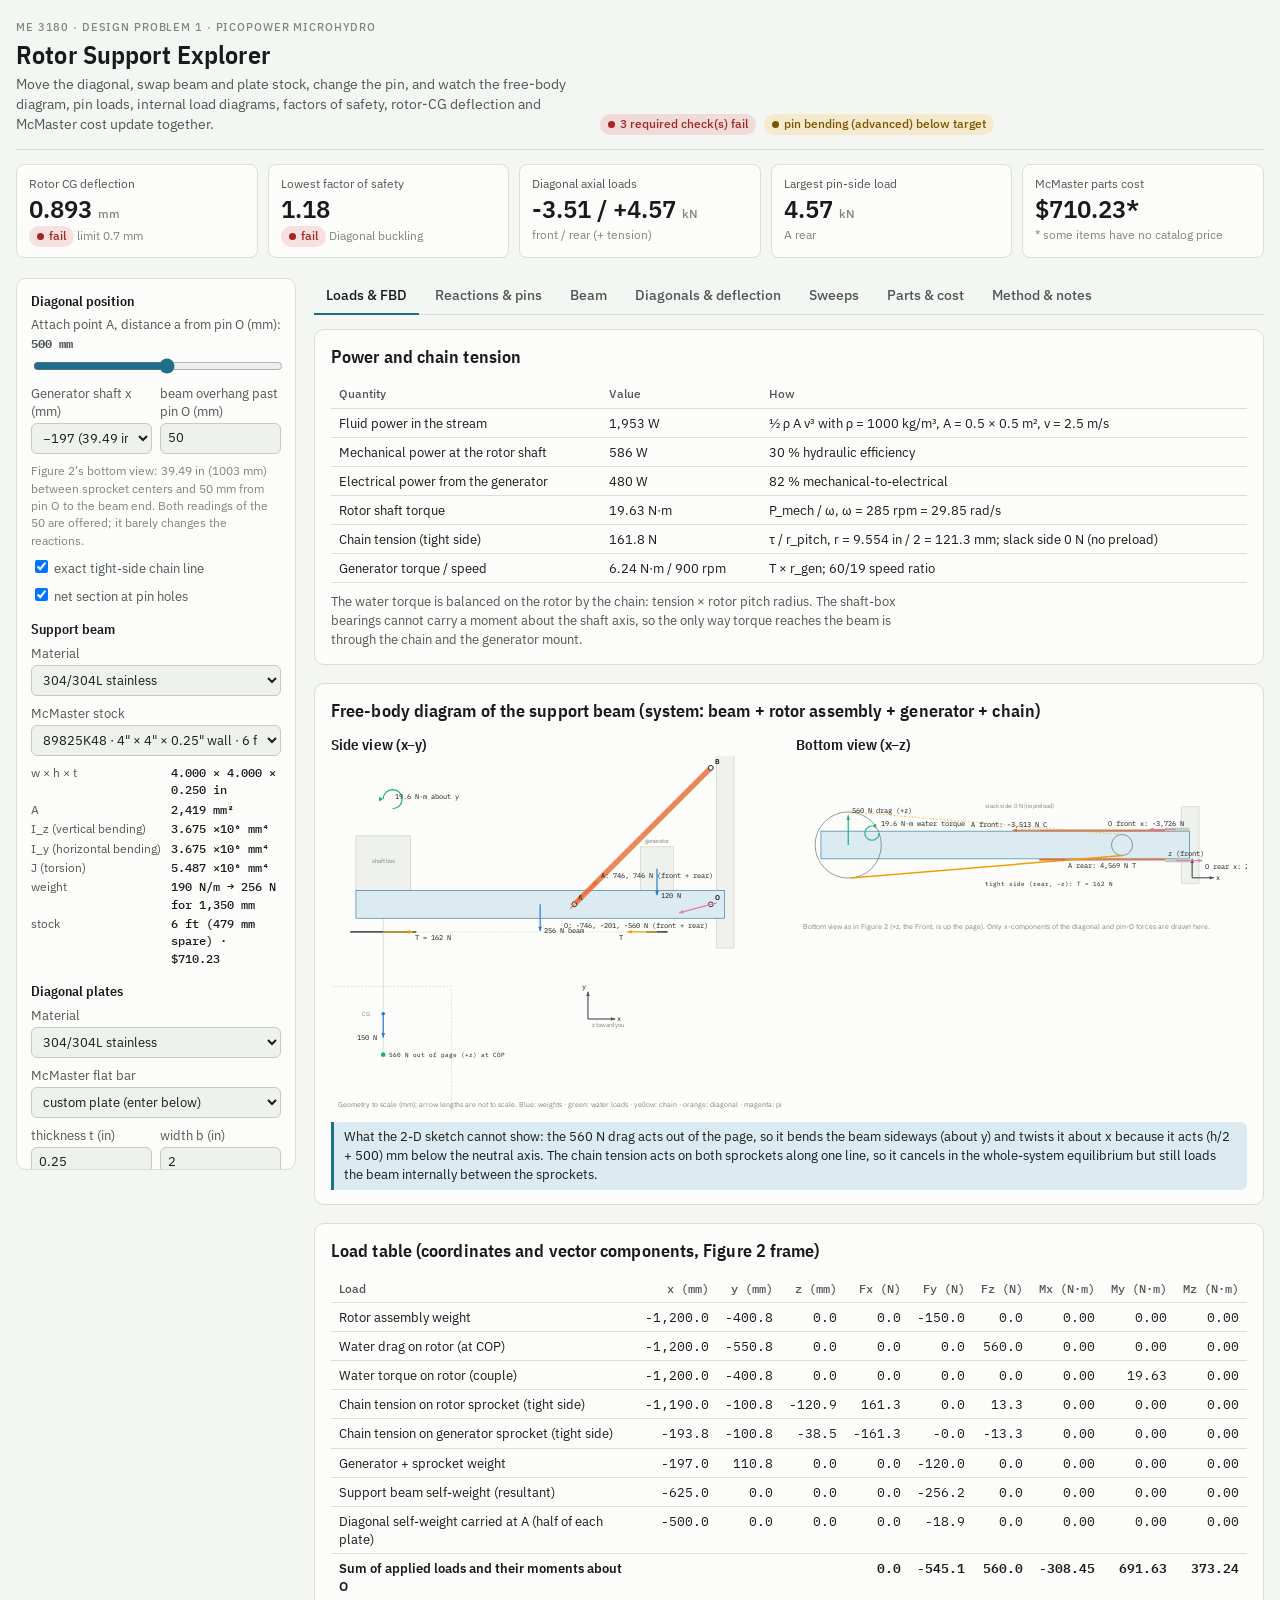
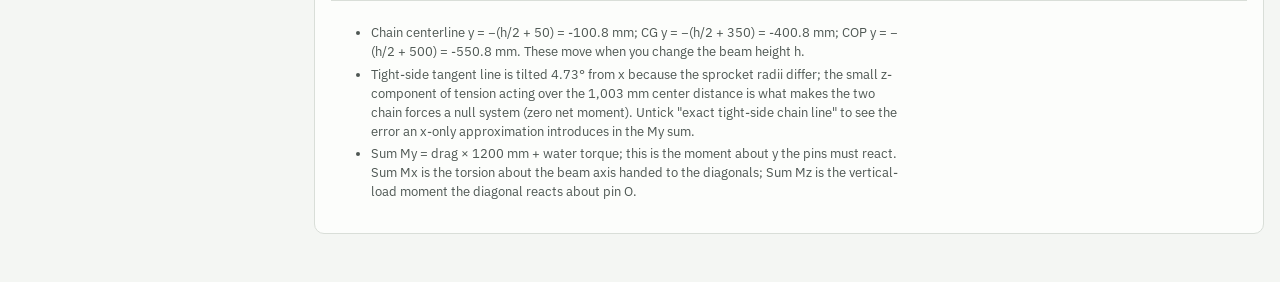
<file: RotorSupportExplorer.html>
<!doctype html><html><head><meta charset="utf-8"><meta name="viewport" content="width=device-width, initial-scale=1">
<title>Rotor Support Explorer</title>
<link rel="stylesheet" href="https://fonts.googleapis.com/css2?family=IBM+Plex+Sans:wght@400;500;600&family=IBM+Plex+Sans+Condensed:wght@500;600&family=IBM+Plex+Mono:wght@400;500&display=swap">
<style>
/* Layout: engineering worksheet. Sticky control rail on the left, tabbed results on the right; stacks on phones. */
:root {
  --bg: #f4f6f3; --surface: #fcfdfb; --surface-2: #eef1ec; --fg: #171b19; --fg-2: #4e5753; --muted: #7d8681;
  --line: #d9ded8; --line-2: #c4cbc4; --accent: #1f6f8b; --accent-ink: #ffffff; --accent-soft: #dcebf1;
  --good: #0ca30c; --good-ink: #006300; --warn: #fab219; --warn-ink: #7a5200; --bad: #d03b3b; --bad-ink: #a52424;
  --s1: #2a78d6; --s2: #eb6834; --s3: #1baf7a; --s4: #eda100; --s5: #e87ba4; --s6: #4a3aa7;
  --grid: #e1e0d9; --axis: #c3c2b7;
  --font: "IBM Plex Sans", system-ui, -apple-system, "Segoe UI", sans-serif;
  --font-display: "IBM Plex Sans Condensed", "IBM Plex Sans", system-ui, sans-serif;
  --font-mono: "IBM Plex Mono", ui-monospace, SFMono-Regular, Menlo, monospace;
}
@media (prefers-color-scheme: dark) { :root:not([data-theme="light"]) {
  --bg: #121513; --surface: #1a1e1b; --surface-2: #222723; --fg: #eef1ec; --fg-2: #b9c1bb; --muted: #8b948e;
  --line: #2d332f; --line-2: #3b433d; --accent: #5fb3cf; --accent-ink: #0b1b21; --accent-soft: #18323b;
  --good: #0ca30c; --good-ink: #5fd35f; --warn: #fab219; --warn-ink: #ffd36a; --bad: #e35d5d; --bad-ink: #ff8a8a;
  --s1: #3987e5; --s2: #d95926; --s3: #199e70; --s4: #c98500; --s5: #d55181; --s6: #9085e9;
  --grid: #2c2c2a; --axis: #383835; color-scheme: dark; } }
:root[data-theme="dark"] {
  --bg: #121513; --surface: #1a1e1b; --surface-2: #222723; --fg: #eef1ec; --fg-2: #b9c1bb; --muted: #8b948e;
  --line: #2d332f; --line-2: #3b433d; --accent: #5fb3cf; --accent-ink: #0b1b21; --accent-soft: #18323b;
  --good: #0ca30c; --good-ink: #5fd35f; --warn: #fab219; --warn-ink: #ffd36a; --bad: #e35d5d; --bad-ink: #ff8a8a;
  --s1: #3987e5; --s2: #d95926; --s3: #199e70; --s4: #c98500; --s5: #d55181; --s6: #9085e9;
  --grid: #2c2c2a; --axis: #383835; color-scheme: dark; }

* { box-sizing: border-box; }
[hidden] { display: none !important; }
body { background: var(--bg); color: var(--fg); font-family: var(--font); font-size: 14px; line-height: 1.45; margin: 0; padding-block: 0 48px; padding-inline: 16px; }
h1, h2, h3 { font-family: var(--font-display); font-weight: 600; text-wrap: balance; margin: 0; letter-spacing: 0.005em; }
h1 { font-size: 26px; } h2 { font-size: 18px; } h3 { font-size: 15px; }
p { margin: 0; max-width: 68ch; }
a { color: var(--accent); }
code, .mono { font-family: var(--font-mono); font-size: 0.93em; }
.wrap { max-width: 1320px; margin: 0 auto; }
header.top { display: flex; flex-wrap: wrap; gap: 12px 24px; align-items: flex-end; padding-block: 20px 14px; border-bottom: 1px solid var(--line); }
header.top .sub { color: var(--fg-2); max-width: 70ch; }
.eyebrow { font-size: 11px; letter-spacing: 0.08em; text-transform: uppercase; color: var(--muted); font-weight: 500; }
.tiles { display: grid; grid-template-columns: repeat(auto-fit, minmax(150px, 1fr)); gap: 10px; padding-block: 14px; }
.tile { background: var(--surface); border: 1px solid var(--line); border-radius: 8px; padding: 10px 12px; display: flex; flex-direction: column; gap: 4px; min-width: 0; }
.tile .label { font-size: 12px; color: var(--fg-2); }
.tile .value { font-size: 24px; font-weight: 600; line-height: 1.1; display: flex; align-items: baseline; gap: 6px; flex-wrap: wrap; }
.tile .value small { font-size: 12px; font-weight: 500; color: var(--muted); }
.tile .foot { font-size: 12px; color: var(--muted); }
.pill { display: inline-flex; align-items: center; gap: 5px; border-radius: 999px; padding: 1px 8px; font-size: 11.5px; font-weight: 500; line-height: 1.6; white-space: nowrap; }
.pill::before { content: ""; width: 7px; height: 7px; border-radius: 50%; background: currentColor; }
.pill.ok { color: var(--good-ink); background: color-mix(in srgb, var(--good) 14%, transparent); }
.pill.bad { color: var(--bad-ink); background: color-mix(in srgb, var(--bad) 14%, transparent); }
.pill.warn { color: var(--warn-ink); background: color-mix(in srgb, var(--warn) 18%, transparent); }
.pill.info { color: var(--accent); background: var(--accent-soft); }
.layout { display: grid; grid-template-columns: 280px minmax(0, 1fr); gap: 18px; align-items: start; padding-top: 6px; }
aside.rail { position: sticky; top: env(safe-area-inset-top, 0px); max-height: calc(100vh - 8px); overflow: auto; background: var(--surface); border: 1px solid var(--line); border-radius: 10px; padding: 12px 14px; display: flex; flex-direction: column; gap: 14px; }
fieldset { border: 0; padding: 0; margin: 0; display: flex; flex-direction: column; gap: 8px; min-width: 0; }
legend { font-family: var(--font-display); font-weight: 600; font-size: 14px; padding: 0; margin-bottom: 4px; }
.row { display: flex; gap: 8px; align-items: center; flex-wrap: wrap; }
.row label { color: var(--fg-2); font-size: 12.5px; }
label.field { display: flex; flex-direction: column; gap: 3px; font-size: 12.5px; color: var(--fg-2); min-width: 0; }
.row > label.field { flex: 1 1 120px; }
input[type=number], select, input[type=text] { font: inherit; font-size: 13px; color: var(--fg); background: var(--surface-2); border: 1px solid var(--line-2); border-radius: 6px; padding: 5px 7px; width: 100%; min-width: 0; }
input[type=range] { width: 100%; accent-color: var(--accent); }
input:focus-visible, select:focus-visible, button:focus-visible, .tab:focus-visible { outline: 2px solid var(--accent); outline-offset: 1px; }
.hint { font-size: 12px; color: var(--muted); max-width: none; }
button { font: inherit; font-size: 13px; font-weight: 500; border-radius: 6px; border: 1px solid var(--line-2); background: var(--surface-2); color: var(--fg); padding: 6px 10px; cursor: pointer; }
button.primary { background: var(--accent); color: var(--accent-ink); border-color: transparent; }
button:disabled { opacity: 0.55; cursor: default; }
.seg { display: inline-flex; border: 1px solid var(--line-2); border-radius: 6px; overflow: hidden; }
.seg button { border: 0; border-radius: 0; background: transparent; padding: 4px 9px; }
.seg button[aria-pressed="true"] { background: var(--accent); color: var(--accent-ink); }
.props { display: grid; grid-template-columns: auto 1fr; gap: 2px 10px; font-size: 12px; color: var(--fg-2); }
.props b { font-weight: 500; color: var(--fg); font-family: var(--font-mono); font-variant-numeric: tabular-nums; }
nav.tabs { display: flex; gap: 4px; flex-wrap: wrap; border-bottom: 1px solid var(--line); margin-bottom: 14px; }
.tab { font: inherit; font-size: 13.5px; font-weight: 500; padding: 8px 12px; border: 0; background: transparent; color: var(--fg-2); border-bottom: 2px solid transparent; margin-bottom: -1px; border-radius: 0; cursor: pointer; }
.tab[aria-selected="true"] { color: var(--fg); border-bottom-color: var(--accent); }
section.panel { display: flex; flex-direction: column; gap: 18px; min-width: 0; }
.card { background: var(--surface); border: 1px solid var(--line); border-radius: 10px; padding: 14px 16px; display: flex; flex-direction: column; gap: 10px; min-width: 0; }
.card h2, .card h3 { display: flex; align-items: center; gap: 10px; flex-wrap: wrap; }
.grid2 { display: grid; grid-template-columns: repeat(auto-fit, minmax(300px, 1fr)); gap: 14px; }
.grid3 { display: grid; grid-template-columns: repeat(auto-fit, minmax(240px, 1fr)); gap: 14px; }
.grid2 > *, .grid3 > *, .layout > * { min-width: 0; }
select { max-width: 100%; }
svg { max-width: 100%; }
.railhead { display: none; }
@media (max-width: 780px) { .railhead { display: flex; justify-content: space-between; align-items: center; } aside.rail.collapsed > fieldset { display: none; } }
.tablewrap { overflow-x: auto; max-width: 100%; }
table { border-collapse: collapse; width: 100%; font-size: 12.5px; }
th, td { text-align: left; padding: 5px 8px; border-bottom: 1px solid var(--line); vertical-align: top; }
th { font-weight: 500; color: var(--fg-2); font-size: 12px; white-space: nowrap; }
td.num, th.num { text-align: right; font-family: var(--font-mono); font-variant-numeric: tabular-nums; white-space: nowrap; }
tr.total td { font-weight: 600; border-top: 1px solid var(--line-2); }
tr.clickable { cursor: pointer; } tr.clickable:hover td { background: var(--surface-2); }
.explain { font-size: 13px; color: var(--fg-2); max-width: 72ch; }
.explain li { margin-bottom: 4px; }
details { border: 1px solid var(--line); border-radius: 8px; padding: 8px 12px; background: var(--surface-2); }
summary { cursor: pointer; font-weight: 500; }
.chart { width: 100%; min-width: 0; }
.chart svg { width: 100%; height: auto; display: block; }
.chart-title { font-size: 12.5px; font-weight: 500; color: var(--fg-2); display: flex; justify-content: space-between; gap: 8px; flex-wrap: wrap; }
.legend { display: flex; gap: 12px; flex-wrap: wrap; font-size: 12px; color: var(--fg-2); }
.legend span::before { content: ""; display: inline-block; width: 14px; height: 3px; border-radius: 2px; background: var(--c); margin-right: 5px; vertical-align: middle; }
.fbd svg { width: 100%; height: auto; display: block; }
.meter { height: 10px; border-radius: 5px; background: var(--surface-2); border: 1px solid var(--line); overflow: hidden; }
.meter i { display: block; height: 100%; background: var(--good); }
.checks { display: grid; grid-template-columns: repeat(auto-fit, minmax(260px, 1fr)); gap: 6px 14px; }
.check { display: flex; justify-content: space-between; gap: 8px; align-items: center; font-size: 13px; padding: 4px 0; border-bottom: 1px solid var(--line); }
.check .v { font-family: var(--font-mono); font-variant-numeric: tabular-nums; color: var(--fg-2); }
.note { border-left: 3px solid var(--accent); padding: 6px 10px; background: var(--accent-soft); border-radius: 0 6px 6px 0; font-size: 13px; }
.note.warn { border-left-color: var(--warn); background: color-mix(in srgb, var(--warn) 14%, transparent); }
.tooltip { position: absolute; pointer-events: none; background: var(--surface); border: 1px solid var(--line-2); border-radius: 6px; padding: 5px 8px; font-size: 12px; font-family: var(--font-mono); white-space: nowrap; box-shadow: 0 2px 8px rgba(0,0,0,0.12); z-index: 5; }
.chart-host { position: relative; }
progress { width: 100%; accent-color: var(--accent); }
.kbd { font-family: var(--font-mono); font-size: 12px; background: var(--surface-2); border: 1px solid var(--line-2); border-radius: 4px; padding: 0 5px; }
@media (prefers-reduced-motion: no-preference) { .tile .value, .meter i { transition: all 0.25s ease; } }
@media (max-width: 780px) { .layout { grid-template-columns: minmax(0, 1fr); } aside.rail { position: static; max-height: none; } }
</style></head><body>

<div class="wrap">
<header class="top">
  <div>
    <div class="eyebrow">ME 3180 · Design Problem 1 · PicoPower microhydro</div>
    <h1>Rotor Support Explorer</h1>
    <p class="sub">Move the diagonal, swap beam and plate stock, change the pin, and watch the free-body diagram, pin loads, internal load diagrams, factors of safety, rotor-CG deflection and McMaster cost update together.</p>
  </div>
  <div class="row" id="headpills"></div>
</header>

<div class="tiles" id="tiles"></div>

<div class="layout">
<aside class="rail" aria-label="Design inputs">
  <div class="railhead"><strong>Design inputs</strong><button id="railToggle" aria-expanded="true">Hide inputs</button></div>
  <fieldset>
    <legend>Diagonal position</legend>
    <label class="field">Attach point A, distance a from pin O (mm): <b id="aVal" class="mono"></b>
      <input type="range" id="a" min="150" max="800" step="10" value="500"></label>
    <div class="row">
      <label class="field">Generator shaft x (mm)
        <select id="xGenMode">
          <option value="-197">−197 (39.49 in from the rotor axis)</option>
          <option value="-50">−50 (if the bottom-view 50 mm were sprocket-to-pin)</option>
          <option value="custom">custom</option>
        </select></label>
      <label class="field" id="xGenCustomWrap" hidden>custom x_gen <input type="number" id="xGenCustom" value="-197" step="1"></label>
      <label class="field">beam overhang past pin O (mm) <input type="number" id="overhang" value="50" step="1" min="0"></label>
    </div>
    <p class="hint">Figure 2's bottom view: 39.49 in (1003 mm) between sprocket centers and 50 mm from pin O to the beam end. Both readings of the 50 are offered; it barely changes the reactions.</p>
    <div class="row">
      <label><input type="checkbox" id="chainExact" checked> exact tight-side chain line</label>
      <label><input type="checkbox" id="netSection" checked> net section at pin holes</label>
    </div>
  </fieldset>

  <fieldset>
    <legend>Support beam</legend>
    <div class="row">
      <label class="field">Material <select id="matBeam"></select></label>
    </div>
    <label class="field">McMaster stock <select id="beamSel"></select></label>
    <div class="row" id="orientRow"><label>Orientation</label><span class="seg" id="orientSeg"></span></div>
    <div id="customBeam" hidden class="row">
      <label class="field">width w, z (in) <input type="number" id="cw" value="4" step="0.125" min="4"></label>
      <label class="field">height h, y (in) <input type="number" id="ch" value="4" step="0.125" min="1"></label>
      <label class="field">wall t (in) <input type="number" id="ct" value="0.25" step="0.005" min="0.03"></label>
      <label class="field">shape <select id="ckind"><option value="tube">tube</option><option value="solid">solid bar</option></select></label>
    </div>
    <div class="props" id="beamProps"></div>
  </fieldset>

  <fieldset>
    <legend>Diagonal plates</legend>
    <div class="row"><label class="field">Material <select id="matDiag"></select></label></div>
    <label class="field">McMaster flat bar <select id="barSel"></select></label>
    <div id="customBar" class="row">
      <label class="field">thickness t (in) <input type="number" id="bt" value="0.25" step="0.0625" min="0.0625"></label>
      <label class="field">width b (in) <input type="number" id="bb" value="2" step="0.25" min="0.5"></label>
    </div>
    <div class="props" id="barProps"></div>
  </fieldset>

  <fieldset>
    <legend>Pins (all three identical)</legend>
    <label class="field">McMaster pin <select id="pinSel"></select></label>
    <div class="row">
      <label class="field">diameter (in) <select id="dPin"><option>0.25</option><option>0.3125</option><option selected>0.375</option><option>0.4375</option><option>0.5</option><option>0.625</option></select></label>
      <label class="field">pin material <select id="matPin"></select></label>
    </div>
    <div class="row">
      <label class="field">hole clearance over pin (in) <input type="number" id="holeClear" value="0.016" step="0.002" min="0"></label>
      <label class="field">pin bending lever <select id="leverModel"><option value="shigley">Shigley half-thickness (conservative)</option><option value="bruhn">Bruhn/Niu uniform bearing</option></select></label>
    </div>
    <div class="props" id="pinProps"></div>
  </fieldset>

  <fieldset>
    <legend>Targets</legend>
    <div class="row">
      <label class="field">FS on yield <input type="number" id="FStarget" value="2" step="0.1" min="1"></label>
      <label class="field">FS buckling <input type="number" id="FSbuck" value="2" step="0.1" min="1"></label>
      <label class="field">CG deflection limit (mm) <input type="number" id="deflLimit" value="0.7" step="0.05" min="0.1"></label>
    </div>
  </fieldset>

  <fieldset>
    <legend>Search the catalog</legend>
    <p class="hint">Tries every listed beam, orientation, flat bar, pin size and a = 250 to 800 mm, keeps designs that pass every check, and ranks them by McMaster cost.</p>
    <div class="row"><button class="primary" id="searchBtn">Find cheapest passing designs</button><button id="resetBtn">Reset inputs</button></div>
    <progress id="searchProg" value="0" max="1" hidden></progress>
  </fieldset>
</aside>

<main>
  <nav class="tabs" role="tablist" id="tabs"></nav>
  <section class="panel" id="panel"></section>
</main>
</div>
</div>
<script>
// DP1 rotor-support model. Geometry in mm, forces in N, moments in N*m, stress in MPa.
// Frame (Figure 2): origin at beam pin O on the neutral axis, +x toward the fixed structure,
// +y up, +z toward the viewer ("Front").
const DP1 = (() => {
  const IN = 25.4;
  const G_ACC = 9.80665;

  const MATERIALS = {
    ss304: { name: '304/304L stainless', E: 193e3, G: 75e3, Sy: 215, Su: 505, rho: 8000, note: 'annealed; McMaster lists 30-33 ksi yield for A554 tube' },
    ss316: { name: '316/316L stainless', E: 193e3, G: 75e3, Sy: 205, Su: 515, rho: 8000, note: 'annealed' },
    al6061: { name: '6061-T6 aluminum', E: 68.9e3, G: 26e3, Sy: 241, Su: 290, rho: 2700, note: 'T6/T6511; McMaster lists 35 ksi yield' },
    al6063: { name: '6063-T52 aluminum', E: 68.9e3, G: 26e3, Sy: 145, Su: 186, rho: 2700, note: 'T52 architectural' },
    al2024: { name: '2024-T351 aluminum', E: 73.1e3, G: 28e3, Sy: 324, Su: 469, rho: 2780, note: 'not corrosion resistant without cladding' },
  };
  const PIN_MATERIALS = {
    ss188: { name: '18-8 stainless (annealed-strength basis)', Sy: 207, Su: 517 },
    ss316: { name: '316 stainless', Sy: 205, Su: 515 },
    ss174: { name: '17-4 PH stainless (H900)', Sy: 1170, Su: 1310 },
    ss188cw: { name: '18-8 stainless, cold-worked bar', Sy: 310, Su: 620 },
  };

  // ---------- section properties ----------
  // tube: outer w (z-width) x h (y-height), wall t, sharp-corner idealization
  function tubeProps(w, h, t) {
    const wi = w - 2 * t, hi = h - 2 * t;
    const A = w * h - wi * hi;
    const Iz = (w * h ** 3 - wi * hi ** 3) / 12;      // bending about z (vertical loads)
    const Iy = (h * w ** 3 - hi * wi ** 3) / 12;      // bending about y (horizontal loads)
    const Am = (w - t) * (h - t);                     // midline enclosed area
    const pm = 2 * ((w - t) + (h - t));
    const J = 4 * Am * Am * t / pm;                   // Bredt-Batho (= Roark hollow rectangle for uniform t)
    const tauPerT = 1 / (2 * Am * t);                 // tau = T * tauPerT  (T in N*mm)
    return { kind: 'tube', A, Iz, Iy, J, Am, tauPerT, w, h, t };
  }
  // solid rectangle, Roark/Timoshenko coefficients vs a/b (a = long side)
  const ALPHA = [[1, .208], [1.2, .219], [1.5, .231], [2, .246], [2.5, .258], [3, .267], [4, .282], [5, .291], [6, .299], [10, .312], [1e9, .333]];
  const BETA = [[1, .141], [1.2, .166], [1.5, .196], [2, .229], [2.5, .249], [3, .263], [4, .281], [5, .291], [6, .299], [10, .312], [1e9, .333]];
  function interp(tab, r) {
    for (let i = 1; i < tab.length; i++) if (r <= tab[i][0]) { const [r0, v0] = tab[i - 1], [r1, v1] = tab[i]; return v0 + (v1 - v0) * (r - r0) / (r1 - r0); }
    return tab[tab.length - 1][1];
  }
  function solidProps(w, h) {
    const a = Math.max(w, h), b = Math.min(w, h), r = a / b;
    const A = w * h, Iz = w * h ** 3 / 12, Iy = h * w ** 3 / 12;
    const J = interp(BETA, r) * a * b ** 3;
    const tauPerT = 1 / (interp(ALPHA, r) * a * b * b);
    return { kind: 'solid', A, Iz, Iy, J, tauPerT, w, h, t: null };
  }

  // ---------- main solve ----------
  function solve(p) {
    const o = {};
    // --- geometry ---
    const a = p.a, xR = -1200, xGen = p.xGen;
    const h = p.h, w = p.w;
    const beam = p.beamKind === 'solid' ? solidProps(w, h) : tubeProps(w, h, p.t);
    const matB = p.matBeam, matD = p.matDiag, matP = p.matPin;
    const d = p.dPin, tb = p.tBracket;
    const dh = d + (p.holeClear === undefined ? 0.4 : p.holeClear);   // hole diameter (requirement 9 is written on the hole)
    const td = p.td, bd = p.bd;
    const Lext = Math.max(p.overhang === undefined ? 50 : p.overhang, 0);   // beam extension past pin O (Figure 2 bottom view: 50 mm; edge rule needs >= 2 x hole dia)
    const xL = -1300, xRend = Lext;
    const Lbeam = xRend - xL;
    const yChain = -(h / 2 + 50), yCG = -(h / 2 + 350), yCOP = -(h / 2 + 500);
    const zD = (w + td) / 2;                      // diagonal plate mid-plane
    const zB = (w + tb) / 2;                      // bracket mid-plane at O
    const Ld = Math.hypot(a, 500);
    const ex = a / Ld, ey = 500 / Ld;             // unit vector A -> B
    const alpha = Math.atan2(500, a);
    // --- power ---
    const rho = 1000, v = 2.5, Aswept = 0.5 * 0.5;
    const Pf = 0.5 * rho * Aswept * v ** 3;
    const Pm = 0.30 * Pf, Pe = 0.82 * Pm;
    const omega = 285 * 2 * Math.PI / 60;
    const tau = Pm / omega;                       // N*m
    const R1 = 9.554 * IN / 2, R2 = 3.038 * IN / 2;  // mm
    const T = tau / (R1 / 1000);                  // N
    o.power = { Pf, Pm, Pe, omega, tau, T, R1, R2, genRPM: 285 * 60 / 19, tauGen: T * R2 / 1000 };
    // --- chain tight-side geometry (tight side at -z for +y rotor rotation, generator at larger x) ---
    const D = xGen - xR;
    const th = p.chainExact ? Math.asin((R1 - R2) / D) : 0;
    const dvec = [Math.cos(th), 0, Math.sin(th)];
    const nvec = [Math.sin(th), 0, -Math.cos(th)];
    const P1 = [xR + R1 * nvec[0], yChain, R1 * nvec[2]];
    const P2 = [xGen + R2 * nvec[0], yChain, R2 * nvec[2]];
    const F1 = dvec.map(c => T * c);              // on rotor sprocket
    const F2 = dvec.map(c => -T * c);             // on generator sprocket
    // --- weights ---
    const wBeam = beam.A * 1e-6 * matB.rho * G_ACC;        // N per m
    const Wbeam = wBeam * Lbeam / 1000;
    const xBeamCG = (xL + xRend) / 2;
    const Lcut = Ld + 4 * dh;
    const Wdiag1 = bd * td * 1e-6 * matD.rho * G_ACC * Lcut / 1000;   // one plate
    // --- external load table (forces N, moments N*m, positions mm) ---
    const loads = [
      { name: 'Rotor assembly weight', r: [xR, yCG, 0], F: [0, -150, 0], M: [0, 0, 0], ext: true },
      { name: 'Water drag on rotor (at COP)', r: [xR, yCOP, 0], F: [0, 0, 560], M: [0, 0, 0], ext: true },
      { name: 'Water torque on rotor (couple)', r: [xR, yCG, 0], F: [0, 0, 0], M: [0, tau, 0], ext: true },
      { name: 'Chain tension on rotor sprocket (tight side)', r: P1, F: F1, M: [0, 0, 0], ext: true, chain: true },
      { name: 'Chain tension on generator sprocket (tight side)', r: P2, F: F2, M: [0, 0, 0], ext: true, chain: true },
      { name: 'Generator + sprocket weight', r: [xGen, h / 2 + 60, 0], F: [0, -120, 0], M: [0, 0, 0], ext: true },
      { name: 'Support beam self-weight (resultant)', r: [xBeamCG, 0, 0], F: [0, -Wbeam, 0], M: [0, 0, 0], ext: true, distributed: { x0: xL, x1: xRend, wPerMm: Wbeam / Lbeam } },
      { name: 'Diagonal self-weight carried at A (half of each plate)', r: [-a, 0, 0], F: [0, -Wdiag1, 0], M: [0, 0, 0], ext: true },
    ];
    // sums about O
    const cross = (r, F) => [r[1] * F[2] - r[2] * F[1], r[2] * F[0] - r[0] * F[2], r[0] * F[1] - r[1] * F[0]];
    const Fsum = [0, 0, 0], Msum = [0, 0, 0];
    for (const L of loads) {
      for (let i = 0; i < 3; i++) Fsum[i] += L.F[i];
      const m = cross(L.r, L.F);                  // N*mm
      for (let i = 0; i < 3; i++) Msum[i] += m[i] / 1000 + L.M[i];
    }
    o.sumExt = { F: Fsum, M: Msum };
    // --- reactions (6 unknowns) ---
    const Fdiff = Msum[0] / (zD / 1000 * ey);     // F_f - F_r  (from Mx: Msum_x - zD*ey*(Ff-Fr) = 0)
    const Fsumd = Msum[2] / (a / 1000 * ey);      // F_f + F_r  (from Mz: Msum_z - a*ey*(Ff+Fr) = 0)
    const Ff = (Fsumd + Fdiff) / 2, Fr = (Fsumd - Fdiff) / 2;
    const Oxdiff = -(Msum[1] + zD / 1000 * ex * Fdiff) / (zB / 1000);   // O_xf - O_xr
    const Oxsum = -Fsumd * ex - Fsum[0];
    const Oxf = (Oxsum + Oxdiff) / 2, Oxr = (Oxsum - Oxdiff) / 2;
    const Oy = -Fsumd * ey - Fsum[1];
    const Oz = -Fsum[2];
    const Af = [Ff * ex, Ff * ey, 0], Ar = [Fr * ex, Fr * ey, 0];
    o.reactions = {
      diag: { Ff, Fr, Ld, alpha, ex, ey },
      O_front: [Oxf, Oy / 2, Oz], O_rear: [Oxr, Oy / 2, 0], O_total: [Oxsum, Oy, Oz],   // +z drag pushes the beam against the FRONT bracket face
      A_front: Af, A_rear: Ar,                    // force diagonal applies to the beam
      B_front: Af.map(c => -c), B_rear: Ar.map(c => -c),  // force diagonal applies to fixed bracket (equal & opposite to force at A on diagonal... = +Af on bracket? see note)
      Oxdiff, Fdiff, Fsumd,
    };
    // Force the diagonal exerts on the bracket at B: the diagonal is in tension Ff, pulling B toward A, i.e. -e*Ff.
    o.reactions.B_front = [-Ff * ex, -Ff * ey, 0];
    o.reactions.B_rear = [-Fr * ex, -Fr * ey, 0];
    // equilibrium residual check
    {
      const allF = [...loads.map(L => ({ r: L.r, F: L.F, M: L.M })),
        { r: [0, 0, zB], F: o.reactions.O_front, M: [0, 0, 0] }, { r: [0, 0, -zB], F: o.reactions.O_rear, M: [0, 0, 0] },
        { r: [-a, 0, zD], F: Af, M: [0, 0, 0] }, { r: [-a, 0, -zD], F: Ar, M: [0, 0, 0] }];
      const rF = [0, 0, 0], rM = [0, 0, 0];
      for (const L of allF) { for (let i = 0; i < 3; i++) rF[i] += L.F[i]; const m = cross(L.r, L.F); for (let i = 0; i < 3; i++) rM[i] += m[i] / 1000 + L.M[i]; }
      o.residual = { F: rF, M: rM };
    }
    // --- internal loads along the beam (section cut, left segment) ---
    const pointLoads = loads.filter(L => !L.distributed).map(L => ({ x: L.r[0], r: L.r, F: L.F, M: L.M }));
    pointLoads.push({ x: -a, r: [-a, 0, zD], F: Af, M: [0, 0, 0] }, { x: -a, r: [-a, 0, -zD], F: Ar, M: [0, 0, 0] });
    pointLoads.push({ x: 0, r: [0, 0, zB], F: o.reactions.O_front, M: [0, 0, 0] }, { x: 0, r: [0, 0, -zB], F: o.reactions.O_rear, M: [0, 0, 0] });
    const wq = Wbeam / Lbeam;                     // N/mm distributed
    const step = p.gridStep || 5;
    const xs = [];
    for (let x = xL; x <= xRend + 1e-9; x += step) xs.push(+x.toFixed(6));
    // add exact cut points on both sides of each point load for clean diagrams
    const eps = 1e-3;
    for (const L of pointLoads) { xs.push(L.x - eps, L.x + eps); }
    xs.sort((u, q) => u - q);
    const N = [], Vy = [], Vz = [], Tx = [], My = [], Mz = [];
    for (const x of xs) {
      const SF = [0, 0, 0], SM = [0, 0, 0];
      for (const L of pointLoads) if (L.x < x) {
        for (let i = 0; i < 3; i++) SF[i] += L.F[i];
        const rr = [L.r[0] - x, L.r[1], L.r[2]];
        const m = cross(rr, L.F);
        for (let i = 0; i < 3; i++) SM[i] += m[i] / 1000 + L.M[i];
      }
      // distributed self-weight on [xL, x]: resultant -wq*len at lever (-len/2) from the cut
      const len = Math.max(0, Math.min(x, xRend) - xL);
      SF[1] += -wq * len;
      SM[2] += (-(len / 2)) * (-wq * len) / 1000;   // r x F, z-component, N*m
      N.push(-SF[0]); Vy.push(-SF[1]); Vz.push(-SF[2]);
      Tx.push(-SM[0]); My.push(-SM[1]); Mz.push(-SM[2]);
    }
    o.diagrams = { x: xs, N, Vy, Vz, Tx, My, Mz };
    const peak = (arr) => { let i = 0; for (let k = 1; k < arr.length; k++) if (Math.abs(arr[k]) > Math.abs(arr[i])) i = k; return { value: arr[i], x: xs[i] }; };
    o.peaks = { N: peak(N), Vy: peak(Vy), Vz: peak(Vz), Tx: peak(Tx), My: peak(My), Mz: peak(Mz) };
    // --- beam stresses along x (von Mises at worst corner) ---
    const Sy = matB.Sy;
    const holeAt = (x) => (Math.abs(x) < dh / 2 + 1e-6) || (Math.abs(x + a) < dh / 2 + 1e-6);
    const sig = [], vm = [], detail = [];
    let worst = { vm: 0, i: 0 };
    for (let i = 0; i < xs.length; i++) {
      const x = xs[i];
      let A = beam.A, Iy = beam.Iy, Iz = beam.Iz;
      if (p.netSection && holeAt(x)) {
        if (beam.kind === 'tube') { A -= 2 * dh * beam.t; Iy -= 2 * dh * beam.t * ((w - beam.t) / 2) ** 2; }
        else { A -= dh * w; Iy -= dh * w ** 3 / 12; }
      }
      const Nmm = N[i], Mzmm = Mz[i] * 1000, Mymm = My[i] * 1000, Tmm = Tx[i] * 1000;
      let smax = 0, corner = null;
      for (const cy of [-h / 2, h / 2]) for (const cz of [-w / 2, w / 2]) {
        const s = Nmm / A - Mzmm * cy / Iz + Mymm * cz / Iy;
        if (Math.abs(s) > Math.abs(smax)) { smax = s; corner = [cy, cz]; }
      }
      const tauT = Math.abs(Tmm) * beam.tauPerT;
      const tauV = beam.kind === 'tube' ? Math.abs(Vy[i]) / (2 * h * beam.t) + Math.abs(Vz[i]) / (2 * w * beam.t) : 1.5 * Math.hypot(Vy[i], Vz[i]) / A;
      const tauTot = tauT + tauV;
      const s_vm = Math.sqrt(smax * smax + 3 * tauTot * tauTot);
      sig.push(smax); vm.push(s_vm); detail.push({ x, sigma: smax, tauT, tauV, vm: s_vm, corner, A, Iy, Iz });
      if (s_vm > worst.vm) worst = { vm: s_vm, i };
    }
    o.beamStress = { sigma: sig, vm, worst: detail[worst.i], FS: Sy / worst.vm, Sy, detail };
    // --- deflection ---
    const Ad = bd * td, Id_weak = bd * td ** 3 / 12, Id_strong = td * bd ** 3 / 12;
    const EdA = matD.E * Ad;                      // N (E MPa * mm^2)
    const df = Ff * Ld / EdA, dr = Fr * Ld / EdA;   // mm elongation
    const thZ = (df + dr) / (2 * a * ey), thX = (df - dr) / (2 * zD * ey);
    const rig = [-thZ * yCG, -1200 * thZ, thX * yCG];
    // elastic beam on rigid supports: integrate curvature on grid (trapezoid)
    const EI_z = matB.E * beam.Iz, EI_y = matB.E * beam.Iy, GJ = matB.G * beam.J;  // N*mm^2
    const n = xs.length;
    const kz = Mz.map(m => m * 1000 / EI_z), ky = My.map(m => -m * 1000 / EI_y);
    const integ = (f) => { const F = [0]; for (let i = 1; i < n; i++) F.push(F[i - 1] + 0.5 * (f[i] + f[i - 1]) * (xs[i] - xs[i - 1])); return F; };
    const at = (arr, x) => { let i = 0; while (i < n - 1 && xs[i + 1] <= x) i++; if (i >= n - 1) return arr[n - 1]; const t0 = (x - xs[i]) / (xs[i + 1] - xs[i] || 1); return arr[i] + t0 * (arr[i + 1] - arr[i]); };
    // v: v''=kz ; v(0)=0, v(-a)=0
    const s1 = integ(kz), v1 = integ(s1);       // particular with v'(xL)=0,v(xL)=0
    // v = v1 + C1*(x-xL) + C2 ; conditions
    const vA = at(v1, -a), vO = at(v1, 0);
    const C1 = -(vO - vA) / (0 - (-a)), C2 = -(vO + C1 * (0 - xL));
    const vv = v1.map((val, i) => val + C1 * (xs[i] - xL) + C2);
    const vs = s1.map(val => val + C1);
    // w: w''=ky ; w(0)=0, w'(0)=0
    const sw1 = integ(ky), w1 = integ(sw1);
    const D1 = -at(sw1, 0), D2 = -(at(w1, 0) + D1 * (0 - xL));
    const ww = w1.map((val, i) => val + D1 * (xs[i] - xL) + D2);
    const ws = sw1.map(val => val + D1);
    // twist: phi' = Tx/GJ ; phi(-a)=0
    const kphi = Tx.map(t0 => t0 * 1000 / GJ);
    const ph1 = integ(kphi);
    const phi = ph1.map(val => val - at(ph1, -a));
    const vR = at(vv, xR), vsR = at(vs, xR), wR = at(ww, xR), phiR = at(phi, xR);
    // kinematic coupling: the beam's rotation about y at A (slope of the xz bending curve) moves the front/rear
    // attachment points in opposite x directions; the inclined plates convert that into a rotation about x of the whole beam.
    const thYA = -at(ws, -a);
    const thXc = thYA * ex / ey;            // theta_x,A = [(df-dr)/(2 zD) + theta_yA cos(alpha)] / sin(alpha); second term here
    const el = [-vsR * yCG, vR, wR + phiR * yCG];
    const comps = [
      { name: 'Rigid rotation about z from mean diagonal strain', short: 'rigid θz (plate strain)', d: [-thZ * yCG, -1200 * thZ, 0] },
      { name: 'Rigid rotation about x from differential diagonal strain', short: 'rigid θx (plate strain)', d: [0, 0, thX * yCG] },
      { name: 'Beam bending in the vertical (xy) plane', short: 'beam bending xy', d: [-vsR * yCG, vR, 0] },
      { name: 'Beam bending in the horizontal (xz) plane', short: 'beam bending xz', d: [0, 0, wR] },
      { name: 'Beam twist between rotor and pin A', short: 'beam twist', d: [0, 0, phiR * yCG] },
      { name: 'Coupling: beam slope about y at A re-aligns the inclined plates', short: 'plate re-alignment', d: [0, 0, thXc * yCG] },
    ];
    const tot = [0, 1, 2].map(i => comps.reduce((s, c) => s + c.d[i], 0));
    o.deflection = { comps, total: tot, mag: Math.hypot(...tot), thZ, thX, thYA, thXc, df, dr, phiR, v: vv, w: ww, phi, limit: 0.7 };
    // --- diagonal checks ---
    const Fmax = Math.max(Math.abs(Ff), Math.abs(Fr));
    const Fc = Math.min(Ff, Fr);                    // most compressive
    const Syd = matD.Sy;
    const Anet = (bd - dh) * td;
    const sigT = Math.max(Ff, Fr, 0) / Anet;
    const rg = Math.sqrt(Id_weak / Ad), lam = Ld / rg, lamT = Math.PI * Math.sqrt(2 * matD.E / Syd);
    let Pcr, buckMode;
    if (lam >= lamT) { Pcr = Math.PI ** 2 * matD.E * Id_weak / Ld ** 2; buckMode = 'Euler'; }
    else { Pcr = Ad * (Syd - (Syd * lam / (2 * Math.PI)) ** 2 / matD.E); buckMode = 'Johnson'; }
    const bearD = Fmax / (d * td);
    const tearD = Fmax / (2 * (2 * dh - dh / 2) * td);  // edge distance 2 x hole dia -> two shear planes of 1.5 dh each
    const wDiag = Ad * 1e-6 * matD.rho * G_ACC / 1000; // N per mm
    const MselfD = wDiag * Math.cos(alpha) * Ld ** 2 / 8 / 1000; // N*m, bending from self weight (component normal to the strut)
    const defSelfD = 5 * wDiag * Math.cos(alpha) * Ld ** 4 / (384 * matD.E * Id_strong);
    o.diag = {
      Ff, Fr, Ld, Lcut, stockNeed: 2 * Lcut + 3, alpha, Ad, Id_weak, Anet,
      sigT, FS_tension: sigT > 0 ? Syd / sigT : Infinity,
      bearD, FS_bearing: Syd / bearD,
      tearD, FS_tearout: 0.577 * Syd / tearD,
      Pcr, buckMode, lam, lamT, FS_buckling: Fc < 0 ? Pcr / -Fc : Infinity,
      sigC: Fc < 0 ? -Fc / Ad : 0,
      MselfD, defSelfD, Wdiag1, df, dr,
      edgeOK: bd >= 4 * dh,
    };
    // --- pin checks ---
    const sides = [
      { name: 'O front', F: o.reactions.O_front, tOuter: tb, outerMat: 'bracket' },
      { name: 'O rear', F: o.reactions.O_rear, tOuter: tb, outerMat: 'bracket' },
      { name: 'A front', F: Af, tOuter: td, outerMat: 'diag' },
      { name: 'A rear', F: Ar, tOuter: td, outerMat: 'diag' },
      { name: 'B front', F: o.reactions.B_front, tOuter: td, outerMat: 'diag' },
      { name: 'B rear', F: o.reactions.B_rear, tOuter: td, outerMat: 'diag' },
    ].map(s => ({ ...s, mag: Math.hypot(s.F[0], s.F[1]), magXY: Math.hypot(s.F[0], s.F[1]), Fz: s.F[2] }));
    const Fside = Math.max(...sides.map(s => s.magXY));
    const worstSide = sides.find(s => s.magXY === Fside);
    const Ashear = Math.PI * d * d / 4;
    const tauPin = Fside / Ashear;
    const SyP = matP.Sy;
    // wall reactions at O and A (pin as a beam between outer plates and tube walls)
    const zw = beam.kind === 'tube' ? (w - beam.t) / 2 : w / 4;
    const wallLoads = (Ffr, Frr, zOuter) => {
      const sum = [0, 1].map(i => Ffr[i] + Frr[i]), dif = [0, 1].map(i => Ffr[i] - Frr[i]);
      const Wf = [0, 1].map(i => (sum[i] + dif[i] * zOuter / zw) / 2), Wr = [0, 1].map(i => (sum[i] - dif[i] * zOuter / zw) / 2);
      return { Wf: Math.hypot(...Wf), Wr: Math.hypot(...Wr) };
    };
    const wO = wallLoads(o.reactions.O_front, o.reactions.O_rear, zB), wA = wallLoads(Af, Ar, zD);
    const Wwall = Math.max(wO.Wf, wO.Wr, wA.Wf, wA.Wr);
    const bearWall = beam.kind === 'tube' ? Wwall / (d * beam.t) : Math.max(Math.hypot(...o.reactions.O_total.slice(0, 2)), Math.hypot(Af[0] + Ar[0], Af[1] + Ar[1])) / (d * w);
    const FOside = Math.max(sides[0].magXY, sides[1].magXY), FAside = Math.max(sides[2].magXY, sides[3].magXY);
    const bearBracket = FOside / (d * tb);
    const SyBracket = 241;  // 35 ksi aluminum bracket
    const tw = beam.kind === 'tube' ? beam.t : 0;
    const bruhn = p.leverModel === 'bruhn';
    // Shigley 8-12 form: M = F x (grip/2) with point loads at ply mid-thickness; Bruhn/Niu uniform-bearing arm: t_outer/2 + t_inner/4
    const leverO = bruhn ? tb / 2 + tw / 4 : (tb + tw) / 2, leverA = bruhn ? td / 2 + tw / 4 : (td + tw) / 2, leverB = bruhn ? td / 2 + tb / 4 : (tb + td) / 2;
    const leverO2 = tb / 2 + tw / 4, leverA2 = td / 2 + tw / 4, leverB2 = td / 2 + tb / 4;
    const Mpin = Math.max(FOside * leverO, FAside * leverA, FAside * leverB);   // N*mm
    const MpinBruhn = Math.max(FOside * leverO2, FAside * leverA2, FAside * leverB2);
    const MpinShigley = Math.max(FOside * (tb + tw) / 2, FAside * (td + tw) / 2, FAside * (tb + td) / 2);
    const sigPinBend = 32 * Mpin / (Math.PI * d ** 3);
    const FS_bend_shigley = SyP / (32 * MpinShigley / (Math.PI * d ** 3)), FS_bend_bruhn = SyP / (32 * MpinBruhn / (Math.PI * d ** 3));
    o.pin = {
      sides, Fside, worstSide: worstSide.name, tauPin, FS_shear: 0.577 * SyP / tauPin,
      bearWall, FS_bearWall: Sy / bearWall, Wwall, wO, wA,
      bearBracket, FS_bearBracket: SyBracket / bearBracket,
      bearDiag: bearD, FS_bearDiag: Syd / bearD,
      Mpin, sigPinBend, FS_pinBend: SyP / sigPinBend, leverO, leverA, leverB, FS_bend_shigley, FS_bend_bruhn, leverModel: bruhn ? 'Bruhn/Niu uniform bearing' : 'Shigley half-thickness',
      edgeBeamOK: h >= 4 * dh, Lext, gripO: w + 2 * tb, gripA: w + 2 * td, dh,
    };
    // --- requirement summary ---
    const FSt = p.FStarget || 2, FSb = p.FSbuckTarget || 2;
    o.checks = [
      { name: 'Beam combined stress (von Mises) FS', value: o.beamStress.FS, need: FSt, ok: o.beamStress.FS >= FSt, fmt: 'fs' },
      { name: 'Rotor CG deflection (mm)', value: o.deflection.mag, need: 0.7, ok: o.deflection.mag <= 0.7, fmt: 'mm', lessIsBetter: true },
      { name: 'Diagonal tension (net section) FS', value: o.diag.FS_tension, need: FSt, ok: o.diag.FS_tension >= FSt, fmt: 'fs' },
      { name: 'Diagonal buckling FS (' + buckMode + ')', value: o.diag.FS_buckling, need: FSb, ok: o.diag.FS_buckling >= FSb, fmt: 'fs' },
      { name: 'Diagonal hole bearing FS', value: o.diag.FS_bearing, need: FSt, ok: o.diag.FS_bearing >= FSt, fmt: 'fs' },
      { name: 'Diagonal tear-out FS', value: o.diag.FS_tearout, need: FSt, ok: o.diag.FS_tearout >= FSt, fmt: 'fs' },
      { name: 'Pin double-shear FS', value: o.pin.FS_shear, need: FSt, ok: o.pin.FS_shear >= FSt, fmt: 'fs' },
      { name: 'Pin bearing on beam wall FS', value: o.pin.FS_bearWall, need: FSt, ok: o.pin.FS_bearWall >= FSt, fmt: 'fs' },
      { name: 'Pin bearing on Al bracket FS', value: o.pin.FS_bearBracket, need: FSt, ok: o.pin.FS_bearBracket >= FSt, fmt: 'fs' },
      { name: 'Pin bending FS (advanced)', value: o.pin.FS_pinBend, need: FSt, ok: o.pin.FS_pinBend >= FSt, fmt: 'fs', advanced: true },
      { name: 'Beam width >= 4 in', value: w / IN, need: 4, ok: w >= 4 * IN - 1e-6, fmt: 'in' },
      { name: 'Hole edge distance >= 2 x hole dia (beam height >= 4 dh)', value: h / dh, need: 4, ok: h >= 4 * dh, fmt: 'x' },
      { name: 'Hole edge distance >= 2 x hole dia (plate width >= 4 dh)', value: bd / dh, need: 4, ok: bd >= 4 * dh, fmt: 'x' },
      { name: 'Diagonal attach within 800 mm of pin O', value: a, need: 800, ok: a <= 800 && a > 0, fmt: 'mm', lessIsBetter: true },
      { name: 'Beam overhang past pin O >= 2 x hole dia', value: Lext / dh, need: 2, ok: Lext >= 2 * dh - 1e-9, fmt: 'x' },
    ];
    o.allOK = o.checks.filter(c => !c.advanced).every(c => c.ok);
    o.geom = { a, xGen, h, w, t: beam.t, beam, Lbeam, xL, xRend, yChain, yCG, yCOP, zD, zB, Ld, Lcut, alpha, P1, P2, dvec, Wbeam, wBeam, d, dh, td, bd, tb, chainTheta: th };
    o.loads = loads;
    return o;
  }

  return { MATERIALS, PIN_MATERIALS, tubeProps, solidProps, solve, IN };
})();
if (typeof module !== 'undefined') module.exports = DP1;

// McMaster-Carr catalog excerpts read on 8 Oct 2026 by browsing mcmaster.com; verify before ordering.
const CATALOG = {
"beams": [
{
"pn": "6546K42",
"mat": "al6061",
"kind": "tube",
"A_in": 4,
"B_in": 2,
"t_in": 0.125,
"lengths": {
"0.5 ft": 22.15,
"1 ft": 37.98,
"2 ft": 66.46,
"3 ft": 91.78,
"6 ft": 158.24
},
"family": "Multipurpose 6061 Aluminum Rectangular Tubes",
"yield": "35,000 psi (family filter: 33,000 psi to 39,999 psi)",
"yield_mpa": 241.3,
"pn_by_length": {},
"url": "https://www.mcmaster.com/products/6061-aluminum-rectangular-tube/"
},
{
"pn": "6546K44",
"mat": "al6061",
"kind": "tube",
"A_in": 4,
"B_in": 2,
"t_in": 0.1875,
"lengths": {
"0.5 ft": 28.84,
"1 ft": 49.44,
"2 ft": 86.52,
"3 ft": 119.48,
"6 ft": 206.0
},
"family": "Multipurpose 6061 Aluminum Rectangular Tubes",
"yield": "35,000 psi (family filter: 33,000 psi to 39,999 psi)",
"yield_mpa": 241.3,
"pn_by_length": {},
"url": "https://www.mcmaster.com/products/6061-aluminum-rectangular-tube/"
},
{
"pn": "6546K29",
"mat": "al6061",
"kind": "tube",
"A_in": 4,
"B_in": 2,
"t_in": 0.25,
"lengths": {
"0.5 ft": 41.45,
"1 ft": 71.05,
"2 ft": 124.34,
"3 ft": 171.7,
"4 ft": 227.95,
"6 ft": 296.04,
"8 ft": 355.25
},
"family": "Multipurpose 6061 Aluminum Rectangular Tubes",
"yield": "35,000 psi (family filter: 33,000 psi to 39,999 psi)",
"yield_mpa": 241.3,
"pn_by_length": {},
"url": "https://www.mcmaster.com/products/6061-aluminum-rectangular-tube/"
},
{
"pn": "6546K66",
"mat": "al6061",
"kind": "tube",
"A_in": 4,
"B_in": 3,
"t_in": 0.125,
"lengths": {
"0.5 ft": 28.28,
"1 ft": 48.48,
"2 ft": 84.84,
"3 ft": 117.16,
"6 ft": 202.0
},
"family": "Multipurpose 6061 Aluminum Rectangular Tubes",
"yield": "35,000 psi (family filter: 33,000 psi to 39,999 psi)",
"yield_mpa": 241.3,
"pn_by_length": {},
"url": "https://www.mcmaster.com/products/6061-aluminum-rectangular-tube/"
},
{
"pn": "6546K72",
"mat": "al6061",
"kind": "tube",
"A_in": 4,
"B_in": 3,
"t_in": 0.1875,
"lengths": {
"0.5 ft": 33.98,
"1 ft": 58.26,
"2 ft": 101.95,
"3 ft": 140.78,
"6 ft": 242.73
},
"family": "Multipurpose 6061 Aluminum Rectangular Tubes",
"yield": "35,000 psi (family filter: 33,000 psi to 39,999 psi)",
"yield_mpa": 241.3,
"pn_by_length": {},
"url": "https://www.mcmaster.com/products/6061-aluminum-rectangular-tube/"
},
{
"pn": "6546K35",
"mat": "al6061",
"kind": "tube",
"A_in": 4,
"B_in": 3,
"t_in": 0.25,
"lengths": {
"0.5 ft": 45.14,
"1 ft": 77.38,
"2 ft": 135.42,
"3 ft": 187.0,
"6 ft": 322.42
},
"family": "Multipurpose 6061 Aluminum Rectangular Tubes",
"yield": "35,000 psi (family filter: 33,000 psi to 39,999 psi)",
"yield_mpa": 241.3,
"pn_by_length": {},
"url": "https://www.mcmaster.com/products/6061-aluminum-rectangular-tube/"
},
{
"pn": "6546K26",
"mat": "al6061",
"kind": "tube",
"A_in": 4,
"B_in": 4,
"t_in": 0.1875,
"lengths": {
"0.5 ft": 40.78,
"1 ft": 69.91,
"2 ft": 122.35,
"3 ft": 168.95,
"6 ft": 291.3
},
"family": "Multipurpose 6061 Aluminum Rectangular Tubes",
"yield": "35,000 psi (read on part page https://www.mcmaster.com/6546K26/; family filter: 33,000 psi to 39,999 psi)",
"yield_mpa": 241.3,
"pn_by_length": {},
"url": "https://www.mcmaster.com/products/6061-aluminum-rectangular-tube/"
},
{
"pn": "6546K33",
"mat": "al6061",
"kind": "tube",
"A_in": 4,
"B_in": 4,
"t_in": 0.25,
"lengths": {
"0.5 ft": 50.34,
"1 ft": 86.29,
"2 ft": 151.01,
"3 ft": 208.54,
"6 ft": 359.55
},
"family": "Multipurpose 6061 Aluminum Rectangular Tubes",
"yield": "35,000 psi (family filter: 33,000 psi to 39,999 psi)",
"yield_mpa": 241.3,
"pn_by_length": {},
"url": "https://www.mcmaster.com/products/6061-aluminum-rectangular-tube/"
},
{
"pn": "6546K82",
"mat": "al6061",
"kind": "tube",
"A_in": 4,
"B_in": 4,
"t_in": 0.375,
"lengths": {
"0.5 ft": 86.68,
"1 ft": 148.6,
"2 ft": 260.05,
"3 ft": 359.12,
"6 ft": 619.17
},
"family": "Multipurpose 6061 Aluminum Rectangular Tubes",
"yield": "35,000 psi (family filter: 33,000 psi to 39,999 psi)",
"yield_mpa": 241.3,
"pn_by_length": {},
"url": "https://www.mcmaster.com/products/6061-aluminum-rectangular-tube/"
},
{
"pn": "6546K86",
"mat": "al6061",
"kind": "tube",
"A_in": 4,
"B_in": 4,
"t_in": 0.5,
"lengths": {
"0.5 ft": 114.92,
"1 ft": 197.01,
"2 ft": 344.76,
"3 ft": 476.1,
"6 ft": 820.86
},
"family": "Multipurpose 6061 Aluminum Rectangular Tubes",
"yield": "35,000 psi (family filter: 33,000 psi to 39,999 psi)",
"yield_mpa": 241.3,
"pn_by_length": {},
"url": "https://www.mcmaster.com/products/6061-aluminum-rectangular-tube/"
},
{
"pn": "6546K62",
"mat": "al6061",
"kind": "tube",
"A_in": 5,
"B_in": 2,
"t_in": 0.125,
"lengths": {
"0.5 ft": 28.96,
"1 ft": 49.64,
"2 ft": 86.87,
"3 ft": 119.97,
"6 ft": 206.84
},
"family": "Multipurpose 6061 Aluminum Rectangular Tubes",
"yield": "35,000 psi (family filter: 33,000 psi to 39,999 psi)",
"yield_mpa": 241.3,
"pn_by_length": {},
"url": "https://www.mcmaster.com/products/6061-aluminum-rectangular-tube/"
},
{
"pn": "6546K74",
"mat": "al6061",
"kind": "tube",
"A_in": 5,
"B_in": 5,
"t_in": 0.1875,
"lengths": {
"0.5 ft": 44.21,
"1 ft": 75.78,
"2 ft": 132.62,
"3 ft": 183.13,
"6 ft": 315.75
},
"family": "Multipurpose 6061 Aluminum Rectangular Tubes",
"yield": "35,000 psi (family filter: 33,000 psi to 39,999 psi)",
"yield_mpa": 241.3,
"pn_by_length": {},
"url": "https://www.mcmaster.com/products/6061-aluminum-rectangular-tube/"
},
{
"pn": "6546K81",
"mat": "al6061",
"kind": "tube",
"A_in": 5,
"B_in": 5,
"t_in": 0.25,
"lengths": {
"0.5 ft": 53.27,
"1 ft": 91.32,
"2 ft": 159.8,
"3 ft": 220.68,
"6 ft": 380.48
},
"family": "Multipurpose 6061 Aluminum Rectangular Tubes",
"yield": "35,000 psi (family filter: 33,000 psi to 39,999 psi)",
"yield_mpa": 241.3,
"pn_by_length": {},
"url": "https://www.mcmaster.com/products/6061-aluminum-rectangular-tube/"
},
{
"pn": "6546K63",
"mat": "al6061",
"kind": "tube",
"A_in": 6,
"B_in": 2,
"t_in": 0.125,
"lengths": {
"0.5 ft": 31.03,
"1 ft": 53.19,
"2 ft": 93.08,
"3 ft": 128.55,
"6 ft": 221.63
},
"family": "Multipurpose 6061 Aluminum Rectangular Tubes",
"yield": "35,000 psi (family filter: 33,000 psi to 39,999 psi)",
"yield_mpa": 241.3,
"pn_by_length": {},
"url": "https://www.mcmaster.com/products/6061-aluminum-rectangular-tube/"
},
{
"pn": "6546K71",
"mat": "al6061",
"kind": "tube",
"A_in": 6,
"B_in": 2,
"t_in": 0.1875,
"lengths": {
"0.5 ft": 36.8,
"1 ft": 63.08,
"2 ft": 110.4,
"3 ft": 152.45,
"6 ft": 262.85
},
"family": "Multipurpose 6061 Aluminum Rectangular Tubes",
"yield": "35,000 psi (family filter: 33,000 psi to 39,999 psi)",
"yield_mpa": 241.3,
"pn_by_length": {},
"url": "https://www.mcmaster.com/products/6061-aluminum-rectangular-tube/"
},
{
"pn": "6546K77",
"mat": "al6061",
"kind": "tube",
"A_in": 6,
"B_in": 2,
"t_in": 0.25,
"lengths": {
"0.5 ft": 48.14,
"1 ft": 82.53,
"2 ft": 144.43,
"3 ft": 199.44,
"6 ft": 343.87
},
"family": "Multipurpose 6061 Aluminum Rectangular Tubes",
"yield": "35,000 psi (family filter: 33,000 psi to 39,999 psi)",
"yield_mpa": 241.3,
"pn_by_length": {},
"url": "https://www.mcmaster.com/products/6061-aluminum-rectangular-tube/"
},
{
"pn": "6546K45",
"mat": "al6061",
"kind": "tube",
"A_in": 6,
"B_in": 3,
"t_in": 0.1875,
"lengths": {
"0.5 ft": 44.26,
"1 ft": 75.87,
"2 ft": 132.77,
"3 ft": 183.36,
"6 ft": 316.13
},
"family": "Multipurpose 6061 Aluminum Rectangular Tubes",
"yield": "35,000 psi (family filter: 33,000 psi to 39,999 psi)",
"yield_mpa": 241.3,
"pn_by_length": {},
"url": "https://www.mcmaster.com/products/6061-aluminum-rectangular-tube/"
},
{
"pn": "6546K73",
"mat": "al6061",
"kind": "tube",
"A_in": 6,
"B_in": 4,
"t_in": 0.1875,
"lengths": {
"0.5 ft": 46.79,
"1 ft": 80.21,
"2 ft": 140.37,
"3 ft": 193.85,
"6 ft": 334.22
},
"family": "Multipurpose 6061 Aluminum Rectangular Tubes",
"yield": "35,000 psi (family filter: 33,000 psi to 39,999 psi)",
"yield_mpa": 241.3,
"pn_by_length": {},
"url": "https://www.mcmaster.com/products/6061-aluminum-rectangular-tube/"
},
{
"pn": "6546K36",
"mat": "al6061",
"kind": "tube",
"A_in": 6,
"B_in": 4,
"t_in": 0.25,
"lengths": {
"0.5 ft": 58.35,
"1 ft": 100.03,
"2 ft": 175.05,
"3 ft": 241.73,
"6 ft": 416.78
},
"family": "Multipurpose 6061 Aluminum Rectangular Tubes",
"yield": "35,000 psi (family filter: 33,000 psi to 39,999 psi)",
"yield_mpa": 241.3,
"pn_by_length": {},
"url": "https://www.mcmaster.com/products/6061-aluminum-rectangular-tube/"
},
{
"pn": "6546K87",
"mat": "al6061",
"kind": "tube",
"A_in": 6,
"B_in": 4,
"t_in": 0.5,
"lengths": {
"0.5 ft": 143.65,
"1 ft": 246.26,
"2 ft": 430.95,
"3 ft": 595.13,
"6 ft": 1026.08
},
"family": "Multipurpose 6061 Aluminum Rectangular Tubes",
"yield": "35,000 psi (family filter: 33,000 psi to 39,999 psi)",
"yield_mpa": 241.3,
"pn_by_length": {},
"url": "https://www.mcmaster.com/products/6061-aluminum-rectangular-tube/"
},
{
"pn": "6546K37",
"mat": "al6061",
"kind": "tube",
"A_in": 6,
"B_in": 6,
"t_in": 0.25,
"lengths": {
"0.5 ft": 64.46,
"1 ft": 110.5,
"2 ft": 221.0,
"3 ft": 267.04,
"6 ft": 460.41
},
"family": "Multipurpose 6061 Aluminum Rectangular Tubes",
"yield": "35,000 psi (family filter: 33,000 psi to 39,999 psi)",
"yield_mpa": 241.3,
"pn_by_length": {},
"url": "https://www.mcmaster.com/products/6061-aluminum-rectangular-tube/"
},
{
"pn": "6546K84",
"mat": "al6061",
"kind": "tube",
"A_in": 6,
"B_in": 6,
"t_in": 0.375,
"lengths": {
"0.5 ft": 131.63,
"1 ft": 225.65,
"2 ft": 394.89,
"3 ft": 545.33,
"6 ft": 940.22
},
"family": "Multipurpose 6061 Aluminum Rectangular Tubes",
"yield": "35,000 psi (family filter: 33,000 psi to 39,999 psi)",
"yield_mpa": 241.3,
"pn_by_length": {},
"url": "https://www.mcmaster.com/products/6061-aluminum-rectangular-tube/"
},
{
"pn": "6546K89",
"mat": "al6061",
"kind": "tube",
"A_in": 6,
"B_in": 6,
"t_in": 0.5,
"lengths": {
"0.5 ft": 178.95,
"1 ft": 306.77,
"2 ft": 536.85,
"3 ft": 741.36,
"6 ft": 1278.21
},
"family": "Multipurpose 6061 Aluminum Rectangular Tubes",
"yield": "35,000 psi (family filter: 33,000 psi to 39,999 psi)",
"yield_mpa": 241.3,
"pn_by_length": {},
"url": "https://www.mcmaster.com/products/6061-aluminum-rectangular-tube/"
},
{
"pn": "6546K64",
"mat": "al6061",
"kind": "tube",
"A_in": 8,
"B_in": 2,
"t_in": 0.125,
"lengths": {
"0.5 ft": 33.73,
"1 ft": 57.83,
"2 ft": 115.66,
"3 ft": 139.76,
"6 ft": 240.96
},
"family": "Multipurpose 6061 Aluminum Rectangular Tubes",
"yield": "35,000 psi (family filter: 33,000 psi to 39,999 psi)",
"yield_mpa": 241.3,
"pn_by_length": {},
"url": "https://www.mcmaster.com/products/6061-aluminum-rectangular-tube/"
},
{
"pn": "6546K79",
"mat": "al6061",
"kind": "tube",
"A_in": 8,
"B_in": 4,
"t_in": 0.25,
"lengths": {
"0.5 ft": 69.04,
"1 ft": 118.35,
"2 ft": 207.11,
"3 ft": 286.02,
"6 ft": 493.13
},
"family": "Multipurpose 6061 Aluminum Rectangular Tubes",
"yield": "35,000 psi (family filter: 33,000 psi to 39,999 psi)",
"yield_mpa": 241.3,
"pn_by_length": {},
"url": "https://www.mcmaster.com/products/6061-aluminum-rectangular-tube/"
},
{
"pn": "6546K88",
"mat": "al6061",
"kind": "tube",
"A_in": 8,
"B_in": 4,
"t_in": 0.5,
"lengths": {
"0.5 ft": 179.99,
"1 ft": 308.55,
"2 ft": 539.96,
"3 ft": 745.67,
"6 ft": 1285.63
},
"family": "Multipurpose 6061 Aluminum Rectangular Tubes",
"yield": "35,000 psi (family filter: 33,000 psi to 39,999 psi)",
"yield_mpa": 241.3,
"pn_by_length": {},
"url": "https://www.mcmaster.com/products/6061-aluminum-rectangular-tube/"
},
{
"pn": "6546K83",
"mat": "al6061",
"kind": "tube",
"A_in": 8,
"B_in": 5,
"t_in": 0.375,
"lengths": {
"0.5 ft": 143.67,
"1 ft": 246.29,
"2 ft": 431.0,
"3 ft": 595.2,
"6 ft": 1026.2
},
"family": "Multipurpose 6061 Aluminum Rectangular Tubes",
"yield": "35,000 psi (family filter: 33,000 psi to 39,999 psi)",
"yield_mpa": 241.3,
"pn_by_length": {},
"url": "https://www.mcmaster.com/products/6061-aluminum-rectangular-tube/"
},
{
"pn": "6546K85",
"mat": "al6061",
"kind": "tube",
"A_in": 8,
"B_in": 8,
"t_in": 0.375,
"lengths": {
"0.5 ft": 186.61,
"1 ft": 319.9,
"2 ft": 559.83,
"3 ft": 773.09,
"6 ft": 1332.92
},
"family": "Multipurpose 6061 Aluminum Rectangular Tubes",
"yield": "35,000 psi (family filter: 33,000 psi to 39,999 psi)",
"yield_mpa": 241.3,
"pn_by_length": {},
"url": "https://www.mcmaster.com/products/6061-aluminum-rectangular-tube/"
},
{
"pn": "6546K91",
"mat": "al6061",
"kind": "tube",
"A_in": 8,
"B_in": 8,
"t_in": 0.5,
"lengths": {
"0.5 ft": 245.0,
"1 ft": 420.0,
"2 ft": 735.0,
"3 ft": 1015.01,
"6 ft": 1750.01
},
"family": "Multipurpose 6061 Aluminum Rectangular Tubes",
"yield": "35,000 psi (family filter: 33,000 psi to 39,999 psi)",
"yield_mpa": 241.3,
"pn_by_length": {},
"url": "https://www.mcmaster.com/products/6061-aluminum-rectangular-tube/"
},
{
"pn": "88875K21",
"mat": "al6063",
"kind": "tube",
"A_in": 4,
"B_in": 1,
"t_in": 0.125,
"lengths": {
"1 ft": 32.12,
"3 ft": 80.31,
"6 ft": 133.85
},
"family": "Architectural 6063 Aluminum Rectangular Tubes",
"yield": "16,000 psi (part pages 88875K41/88935K14; family filter: Less than 30,000 psi)",
"yield_mpa": 110.3,
"pn_by_length": {},
"url": "https://www.mcmaster.com/products/6063-aluminum-rectangular-tube/architectural-6063-aluminum-rectangular-tubes~~/?s=6063-aluminum-rectangular-tube"
},
{
"pn": "88935K988",
"mat": "al6063",
"kind": "tube",
"A_in": 4,
"B_in": 1.75,
"t_in": 0.125,
"lengths": {
"1 ft": 35.44,
"3 ft": 86.1,
"6 ft": 149.71
},
"family": "Architectural 6063 Aluminum Rectangular Tubes",
"yield": "16,000 psi (part pages 88875K41/88935K14; family filter: Less than 30,000 psi)",
"yield_mpa": 110.3,
"pn_by_length": {},
"url": "https://www.mcmaster.com/products/6063-aluminum-rectangular-tube/architectural-6063-aluminum-rectangular-tubes~~/?s=6063-aluminum-rectangular-tube"
},
{
"pn": "88935K69",
"mat": "al6063",
"kind": "tube",
"A_in": 4,
"B_in": 2,
"t_in": 0.125,
"lengths": {
"1 ft": 38.31,
"3 ft": 92.98,
"6 ft": 161.43
},
"family": "Architectural 6063 Aluminum Rectangular Tubes",
"yield": "16,000 psi (part pages 88875K41/88935K14; family filter: Less than 30,000 psi)",
"yield_mpa": 110.3,
"pn_by_length": {},
"url": "https://www.mcmaster.com/products/6063-aluminum-rectangular-tube/architectural-6063-aluminum-rectangular-tubes~~/?s=6063-aluminum-rectangular-tube"
},
{
"pn": "88935K13",
"mat": "al6063",
"kind": "tube",
"A_in": 4,
"B_in": 2,
"t_in": 0.25,
"lengths": {
"1 ft": 55.42,
"3 ft": 145.16,
"6 ft": 263.92
},
"family": "Architectural 6063 Aluminum Rectangular Tubes",
"yield": "16,000 psi (T5 part page 88935K14 lists 16,000 psi; family filter: Less than 30,000 psi)",
"yield_mpa": 110.3,
"pn_by_length": {},
"url": "https://www.mcmaster.com/products/6063-aluminum-rectangular-tube/architectural-6063-aluminum-rectangular-tubes~~/?s=6063-aluminum-rectangular-tube"
},
{
"pn": "88875K74",
"mat": "al6063",
"kind": "tube",
"A_in": 4,
"B_in": 4,
"t_in": 0.125,
"lengths": {
"1 ft": 50.79,
"3 ft": 126.97,
"6 ft": 211.62
},
"family": "Architectural 6063 Aluminum Rectangular Tubes",
"yield": "16,000 psi (part pages 88875K41/88935K14; family filter: Less than 30,000 psi)",
"yield_mpa": 110.3,
"pn_by_length": {},
"url": "https://www.mcmaster.com/products/6063-aluminum-rectangular-tube/architectural-6063-aluminum-rectangular-tubes~~/?s=6063-aluminum-rectangular-tube"
},
{
"pn": "88875K41",
"mat": "al6063",
"kind": "tube",
"A_in": 4,
"B_in": 4,
"t_in": 0.1875,
"lengths": {
"1 ft": 70.72,
"3 ft": 176.79,
"6 ft": 294.65
},
"family": "Architectural 6063 Aluminum Rectangular Tubes",
"yield": "16,000 psi (read on part page https://www.mcmaster.com/88875K41/; family filter: Less than 30,000 psi)",
"yield_mpa": 110.3,
"pn_by_length": {},
"url": "https://www.mcmaster.com/products/6063-aluminum-rectangular-tube/architectural-6063-aluminum-rectangular-tubes~~/?s=6063-aluminum-rectangular-tube"
},
{
"pn": "88875K77",
"mat": "al6063",
"kind": "tube",
"A_in": 4,
"B_in": 4,
"t_in": 0.25,
"lengths": {
"1 ft": 90.75,
"3 ft": 226.88,
"6 ft": 378.13
},
"family": "Architectural 6063 Aluminum Rectangular Tubes",
"yield": "16,000 psi (part pages 88875K41/88935K14; family filter: Less than 30,000 psi)",
"yield_mpa": 110.3,
"pn_by_length": {},
"url": "https://www.mcmaster.com/products/6063-aluminum-rectangular-tube/architectural-6063-aluminum-rectangular-tubes~~/?s=6063-aluminum-rectangular-tube"
},
{
"pn": "88875K43",
"mat": "al6063",
"kind": "tube",
"A_in": 4.5,
"B_in": 4.5,
"t_in": 0.1875,
"lengths": {
"1 ft": 80.04,
"3 ft": 200.09,
"6 ft": 333.49
},
"family": "Architectural 6063 Aluminum Rectangular Tubes",
"yield": "16,000 psi (part pages 88875K41/88935K14; family filter: Less than 30,000 psi)",
"yield_mpa": 110.3,
"pn_by_length": {},
"url": "https://www.mcmaster.com/products/6063-aluminum-rectangular-tube/architectural-6063-aluminum-rectangular-tubes~~/?s=6063-aluminum-rectangular-tube"
},
{
"pn": "88935K71",
"mat": "al6063",
"kind": "tube",
"A_in": 5,
"B_in": 2,
"t_in": 0.125,
"lengths": {
"1 ft": 41.86,
"3 ft": 101.49,
"6 ft": 176.39
},
"family": "Architectural 6063 Aluminum Rectangular Tubes",
"yield": "16,000 psi (part pages 88875K41/88935K14; family filter: Less than 30,000 psi)",
"yield_mpa": 110.3,
"pn_by_length": {},
"url": "https://www.mcmaster.com/products/6063-aluminum-rectangular-tube/architectural-6063-aluminum-rectangular-tubes~~/?s=6063-aluminum-rectangular-tube"
},
{
"pn": "88875K37",
"mat": "al6063",
"kind": "tube",
"A_in": 5,
"B_in": 5,
"t_in": 0.125,
"lengths": {
"1 ft": 66.62,
"3 ft": 166.55,
"6 ft": 277.58
},
"family": "Architectural 6063 Aluminum Rectangular Tubes",
"yield": "16,000 psi (part pages 88875K41/88935K14; family filter: Less than 30,000 psi)",
"yield_mpa": 110.3,
"pn_by_length": {},
"url": "https://www.mcmaster.com/products/6063-aluminum-rectangular-tube/architectural-6063-aluminum-rectangular-tubes~~/?s=6063-aluminum-rectangular-tube"
},
{
"pn": "88875K45",
"mat": "al6063",
"kind": "tube",
"A_in": 5,
"B_in": 5,
"t_in": 0.1875,
"lengths": {
"1 ft": 89.29,
"3 ft": 223.22,
"6 ft": 372.03
},
"family": "Architectural 6063 Aluminum Rectangular Tubes",
"yield": "16,000 psi (part pages 88875K41/88935K14; family filter: Less than 30,000 psi)",
"yield_mpa": 110.3,
"pn_by_length": {},
"url": "https://www.mcmaster.com/products/6063-aluminum-rectangular-tube/architectural-6063-aluminum-rectangular-tubes~~/?s=6063-aluminum-rectangular-tube"
},
{
"pn": "88875K22",
"mat": "al6063",
"kind": "tube",
"A_in": 6,
"B_in": 1,
"t_in": 0.125,
"lengths": {
"1 ft": 45.63,
"3 ft": 114.08,
"6 ft": 190.13
},
"family": "Architectural 6063 Aluminum Rectangular Tubes",
"yield": "16,000 psi (part pages 88875K41/88935K14; family filter: Less than 30,000 psi)",
"yield_mpa": 110.3,
"pn_by_length": {},
"url": "https://www.mcmaster.com/products/6063-aluminum-rectangular-tube/architectural-6063-aluminum-rectangular-tubes~~/?s=6063-aluminum-rectangular-tube"
},
{
"pn": "88935K72",
"mat": "al6063",
"kind": "tube",
"A_in": 6,
"B_in": 2,
"t_in": 0.125,
"lengths": {
"1 ft": 47.71,
"3 ft": 115.37,
"6 ft": 200.71
},
"family": "Architectural 6063 Aluminum Rectangular Tubes",
"yield": "16,000 psi (part pages 88875K41/88935K14; family filter: Less than 30,000 psi)",
"yield_mpa": 110.3,
"pn_by_length": {},
"url": "https://www.mcmaster.com/products/6063-aluminum-rectangular-tube/architectural-6063-aluminum-rectangular-tubes~~/?s=6063-aluminum-rectangular-tube"
},
{
"pn": "88935K14",
"mat": "al6063",
"kind": "tube",
"A_in": 6,
"B_in": 4,
"t_in": 0.25,
"lengths": {
"1 ft": 85.72,
"3 ft": 224.49,
"6 ft": 408.17
},
"family": "Architectural 6063 Aluminum Rectangular Tubes",
"yield": "16,000 psi (read on part page https://www.mcmaster.com/88935K14/; family filter: Less than 30,000 psi)",
"yield_mpa": 110.3,
"pn_by_length": {},
"url": "https://www.mcmaster.com/products/6063-aluminum-rectangular-tube/architectural-6063-aluminum-rectangular-tubes~~/?s=6063-aluminum-rectangular-tube"
},
{
"pn": "88875K39",
"mat": "al6063",
"kind": "tube",
"A_in": 6,
"B_in": 6,
"t_in": 0.125,
"lengths": {
"1 ft": 80.34,
"3 ft": 200.86,
"6 ft": 334.77
},
"family": "Architectural 6063 Aluminum Rectangular Tubes",
"yield": "16,000 psi (part pages 88875K41/88935K14; family filter: Less than 30,000 psi)",
"yield_mpa": 110.3,
"pn_by_length": {},
"url": "https://www.mcmaster.com/products/6063-aluminum-rectangular-tube/architectural-6063-aluminum-rectangular-tubes~~/?s=6063-aluminum-rectangular-tube"
},
{
"pn": "88875K47",
"mat": "al6063",
"kind": "tube",
"A_in": 6,
"B_in": 6,
"t_in": 0.1875,
"lengths": {
"1 ft": 103.23,
"3 ft": 258.08,
"6 ft": 430.13
},
"family": "Architectural 6063 Aluminum Rectangular Tubes",
"yield": "16,000 psi (part pages 88875K41/88935K14; family filter: Less than 30,000 psi)",
"yield_mpa": 110.3,
"pn_by_length": {},
"url": "https://www.mcmaster.com/products/6063-aluminum-rectangular-tube/architectural-6063-aluminum-rectangular-tubes~~/?s=6063-aluminum-rectangular-tube"
},
{
"pn": "88875K78",
"mat": "al6063",
"kind": "tube",
"A_in": 6,
"B_in": 6,
"t_in": 0.25,
"lengths": {
"1 ft": 123.49,
"3 ft": 308.72,
"6 ft": 514.53
},
"family": "Architectural 6063 Aluminum Rectangular Tubes",
"yield": "16,000 psi (part pages 88875K41/88935K14; family filter: Less than 30,000 psi)",
"yield_mpa": 110.3,
"pn_by_length": {},
"url": "https://www.mcmaster.com/products/6063-aluminum-rectangular-tube/architectural-6063-aluminum-rectangular-tubes~~/?s=6063-aluminum-rectangular-tube"
},
{
"pn": "88875K53",
"mat": "al6063",
"kind": "tube",
"A_in": 8,
"B_in": 8,
"t_in": 0.1875,
"lengths": {
"1 ft": 128.21,
"3 ft": 320.51,
"6 ft": 534.19
},
"family": "Architectural 6063 Aluminum Rectangular Tubes",
"yield": "16,000 psi (part pages 88875K41/88935K14; family filter: Less than 30,000 psi)",
"yield_mpa": 110.3,
"pn_by_length": {},
"url": "https://www.mcmaster.com/products/6063-aluminum-rectangular-tube/architectural-6063-aluminum-rectangular-tubes~~/?s=6063-aluminum-rectangular-tube"
},
{
"pn": "89825K425",
"mat": "ss304",
"kind": "tube",
"A_in": 3.937,
"B_in": 1.575,
"t_in": 0.118,
"lengths": {
"1 ft": 178.57,
"3 ft": 413.67,
"5 ft": 642.35
},
"family": "Multipurpose 304 Stainless Steel Rectangular Tubes",
"yield": "30,000 psi (part page 89825K425)",
"yield_mpa": 206.8,
"pn_by_length": {},
"url": "https://www.mcmaster.com/products/rectangular-tubing/multipurpose-304-stainless-steel-rectangular-tubes~~/"
},
{
"pn": "89825K66",
"mat": "ss304",
"kind": "tube",
"A_in": 4,
"B_in": 2,
"t_in": 0.12,
"lengths": {
"0.5 ft": 44.18,
"1 ft": 73.63,
"3 ft": 170.82,
"6 ft": 294.52
},
"family": "Multipurpose 304 Stainless Steel Rectangular Tubes",
"yield": "30,000 psi class (family facets: Less than 30,000 psi / 30,000 psi to 32,999 psi)",
"yield_mpa": 206.8,
"pn_by_length": {},
"url": "https://www.mcmaster.com/products/rectangular-tubing/multipurpose-304-stainless-steel-rectangular-tubes~~/"
},
{
"pn": "89825K67",
"mat": "ss304",
"kind": "tube",
"A_in": 4,
"B_in": 2,
"t_in": 0.18,
"lengths": {
"0.5 ft": 66.36,
"1 ft": 110.61,
"3 ft": 256.6,
"6 ft": 442.42
},
"family": "Multipurpose 304 Stainless Steel Rectangular Tubes",
"yield": "30,000 psi class (family facets: Less than 30,000 psi / 30,000 psi to 32,999 psi)",
"yield_mpa": 206.8,
"pn_by_length": {},
"url": "https://www.mcmaster.com/products/rectangular-tubing/multipurpose-304-stainless-steel-rectangular-tubes~~/"
},
{
"pn": "89825K26",
"mat": "ss304",
"kind": "tube",
"A_in": 4,
"B_in": 2,
"t_in": 0.25,
"lengths": {
"0.5 ft": 83.19,
"1 ft": 138.66,
"3 ft": 321.69,
"6 ft": 554.63
},
"family": "Multipurpose 304 Stainless Steel Rectangular Tubes",
"yield": "30,000 psi class (family facets: Less than 30,000 psi / 30,000 psi to 32,999 psi)",
"yield_mpa": 206.8,
"pn_by_length": {},
"url": "https://www.mcmaster.com/products/rectangular-tubing/multipurpose-304-stainless-steel-rectangular-tubes~~/"
},
{
"pn": "89825K386",
"mat": "ss304",
"kind": "tube",
"A_in": 4,
"B_in": 3,
"t_in": 0.12,
"lengths": {
"0.5 ft": 69.73,
"1 ft": 116.22,
"3 ft": 269.63,
"6 ft": 464.88
},
"family": "Multipurpose 304 Stainless Steel Rectangular Tubes",
"yield": "30,000 psi class (family facets: Less than 30,000 psi / 30,000 psi to 32,999 psi)",
"yield_mpa": 206.8,
"pn_by_length": {},
"url": "https://www.mcmaster.com/products/rectangular-tubing/multipurpose-304-stainless-steel-rectangular-tubes~~/"
},
{
"pn": "89825K69",
"mat": "ss304",
"kind": "tube",
"A_in": 4,
"B_in": 3,
"t_in": 0.18,
"lengths": {
"0.5 ft": 83.34,
"1 ft": 138.9,
"3 ft": 322.25,
"6 ft": 555.61
},
"family": "Multipurpose 304 Stainless Steel Rectangular Tubes",
"yield": "30,000 psi class (family facets: Less than 30,000 psi / 30,000 psi to 32,999 psi)",
"yield_mpa": 206.8,
"pn_by_length": {},
"url": "https://www.mcmaster.com/products/rectangular-tubing/multipurpose-304-stainless-steel-rectangular-tubes~~/"
},
{
"pn": "89825K71",
"mat": "ss304",
"kind": "tube",
"A_in": 4,
"B_in": 3,
"t_in": 0.25,
"lengths": {
"0.5 ft": 106.39,
"1 ft": 177.32,
"3 ft": 411.38,
"6 ft": 709.28
},
"family": "Multipurpose 304 Stainless Steel Rectangular Tubes",
"yield": "30,000 psi class (family facets: Less than 30,000 psi / 30,000 psi to 32,999 psi)",
"yield_mpa": 206.8,
"pn_by_length": {},
"url": "https://www.mcmaster.com/products/rectangular-tubing/multipurpose-304-stainless-steel-rectangular-tubes~~/"
},
{
"pn": "89825K46",
"mat": "ss304",
"kind": "tube",
"A_in": 4,
"B_in": 4,
"t_in": 0.12,
"lengths": {
"0.5 ft": 56.47,
"1 ft": 94.11,
"2 ft": 163.12,
"3 ft": 218.34,
"6 ft": 376.45
},
"family": "Multipurpose 304 Stainless Steel Rectangular Tubes",
"yield": "30,000 psi (part page); family filter facets: Less than 30,000 psi / 30,000 psi to 32,999 psi",
"yield_mpa": 206.8,
"pn_by_length": {},
"url": "https://www.mcmaster.com/products/rectangular-tubing/multipurpose-304-stainless-steel-rectangular-tubes~~/"
},
{
"pn": "89825K89",
"mat": "ss304",
"kind": "tube",
"A_in": 4,
"B_in": 4,
"t_in": 0.18,
"lengths": {
"0.5 ft": 77.19,
"1 ft": 128.65,
"3 ft": 298.47,
"6 ft": 514.6
},
"family": "Multipurpose 304 Stainless Steel Rectangular Tubes",
"yield": "30,000 psi class (family facets: Less than 30,000 psi / 30,000 psi to 32,999 psi)",
"yield_mpa": 206.8,
"pn_by_length": {},
"url": "https://www.mcmaster.com/products/rectangular-tubing/multipurpose-304-stainless-steel-rectangular-tubes~~/"
},
{
"pn": "89825K48",
"mat": "ss304",
"kind": "tube",
"A_in": 4,
"B_in": 4,
"t_in": 0.25,
"lengths": {
"0.5 ft": 106.53,
"1 ft": 177.56,
"3 ft": 411.93,
"6 ft": 710.23
},
"family": "Multipurpose 304 Stainless Steel Rectangular Tubes",
"yield": "30,000 psi class (family facets: Less than 30,000 psi / 30,000 psi to 32,999 psi)",
"yield_mpa": 206.8,
"pn_by_length": {},
"url": "https://www.mcmaster.com/products/rectangular-tubing/multipurpose-304-stainless-steel-rectangular-tubes~~/"
},
{
"pn": "89825K945",
"mat": "ss304",
"kind": "tube",
"A_in": 4,
"B_in": 4,
"t_in": 0.375,
"lengths": {
"0.5 ft": 160.01,
"1 ft": 266.68,
"3 ft": 618.69,
"6 ft": 1066.71
},
"family": "Multipurpose 304 Stainless Steel Rectangular Tubes",
"yield": "30,000 psi class (family facets: Less than 30,000 psi / 30,000 psi to 32,999 psi)",
"yield_mpa": 206.8,
"pn_by_length": {},
"url": "https://www.mcmaster.com/products/rectangular-tubing/multipurpose-304-stainless-steel-rectangular-tubes~~/"
},
{
"pn": "89825K426",
"mat": "ss304",
"kind": "tube",
"A_in": 4.724,
"B_in": 3.15,
"t_in": 0.197,
"lengths": {
"1 ft": 394.91,
"3 ft": 914.83,
"5 ft": 1420.54
},
"family": "Multipurpose 304 Stainless Steel Rectangular Tubes",
"yield": "30,000 psi (part page 89825K426)",
"yield_mpa": 206.8,
"pn_by_length": {},
"url": "https://www.mcmaster.com/products/rectangular-tubing/multipurpose-304-stainless-steel-rectangular-tubes~~/"
},
{
"pn": "89825K394",
"mat": "ss304",
"kind": "tube",
"A_in": 5,
"B_in": 2,
"t_in": 0.18,
"lengths": {
"0.5 ft": 80.53,
"1 ft": 134.21,
"3 ft": 311.37,
"6 ft": 536.85
},
"family": "Multipurpose 304 Stainless Steel Rectangular Tubes",
"yield": "30,000 psi class (family facets: Less than 30,000 psi / 30,000 psi to 32,999 psi)",
"yield_mpa": 206.8,
"pn_by_length": {},
"url": "https://www.mcmaster.com/products/rectangular-tubing/multipurpose-304-stainless-steel-rectangular-tubes~~/"
},
{
"pn": "89825K4",
"mat": "ss304",
"kind": "tube",
"A_in": 5,
"B_in": 2,
"t_in": 0.25,
"lengths": {
"0.5 ft": 100.26,
"1 ft": 167.1,
"3 ft": 387.67,
"6 ft": 668.39
},
"family": "Multipurpose 304 Stainless Steel Rectangular Tubes",
"yield": "30,000 psi class (family facets: Less than 30,000 psi / 30,000 psi to 32,999 psi)",
"yield_mpa": 206.8,
"pn_by_length": {},
"url": "https://www.mcmaster.com/products/rectangular-tubing/multipurpose-304-stainless-steel-rectangular-tubes~~/"
},
{
"pn": "89825K387",
"mat": "ss304",
"kind": "tube",
"A_in": 5,
"B_in": 3,
"t_in": 0.12,
"lengths": {
"0.5 ft": 80.1,
"1 ft": 133.5,
"3 ft": 309.71,
"6 ft": 533.99
},
"family": "Multipurpose 304 Stainless Steel Rectangular Tubes",
"yield": "30,000 psi class (family facets: Less than 30,000 psi / 30,000 psi to 32,999 psi)",
"yield_mpa": 206.8,
"pn_by_length": {},
"url": "https://www.mcmaster.com/products/rectangular-tubing/multipurpose-304-stainless-steel-rectangular-tubes~~/"
},
{
"pn": "89825K396",
"mat": "ss304",
"kind": "tube",
"A_in": 5,
"B_in": 3,
"t_in": 0.18,
"lengths": {
"0.5 ft": 92.72,
"1 ft": 154.54,
"3 ft": 358.53,
"6 ft": 618.15
},
"family": "Multipurpose 304 Stainless Steel Rectangular Tubes",
"yield": "30,000 psi class (family facets: Less than 30,000 psi / 30,000 psi to 32,999 psi)",
"yield_mpa": 206.8,
"pn_by_length": {},
"url": "https://www.mcmaster.com/products/rectangular-tubing/multipurpose-304-stainless-steel-rectangular-tubes~~/"
},
{
"pn": "89825K401",
"mat": "ss304",
"kind": "tube",
"A_in": 5,
"B_in": 3,
"t_in": 0.25,
"lengths": {
"0.5 ft": 94.25,
"1 ft": 157.08,
"3 ft": 364.42,
"6 ft": 628.31
},
"family": "Multipurpose 304 Stainless Steel Rectangular Tubes",
"yield": "30,000 psi class (family facets: Less than 30,000 psi / 30,000 psi to 32,999 psi)",
"yield_mpa": 206.8,
"pn_by_length": {},
"url": "https://www.mcmaster.com/products/rectangular-tubing/multipurpose-304-stainless-steel-rectangular-tubes~~/"
},
{
"pn": "89825K364",
"mat": "ss304",
"kind": "tube",
"A_in": 5,
"B_in": 5,
"t_in": 0.18,
"lengths": {
"0.5 ft": 133.94,
"1 ft": 223.23,
"3 ft": 517.89,
"6 ft": 892.91
},
"family": "Multipurpose 304 Stainless Steel Rectangular Tubes",
"yield": "30,000 psi class (family facets: Less than 30,000 psi / 30,000 psi to 32,999 psi)",
"yield_mpa": 206.8,
"pn_by_length": {},
"url": "https://www.mcmaster.com/products/rectangular-tubing/multipurpose-304-stainless-steel-rectangular-tubes~~/"
},
{
"pn": "89825K956",
"mat": "ss304",
"kind": "tube",
"A_in": 5,
"B_in": 5,
"t_in": 0.25,
"lengths": {
"0.5 ft": 141.94,
"1 ft": 236.57,
"3 ft": 548.84,
"6 ft": 946.28
},
"family": "Multipurpose 304 Stainless Steel Rectangular Tubes",
"yield": "30,000 psi class (family facets: Less than 30,000 psi / 30,000 psi to 32,999 psi)",
"yield_mpa": 206.8,
"pn_by_length": {},
"url": "https://www.mcmaster.com/products/rectangular-tubing/multipurpose-304-stainless-steel-rectangular-tubes~~/"
},
{
"pn": "89825K368",
"mat": "ss304",
"kind": "tube",
"A_in": 5,
"B_in": 5,
"t_in": 0.375,
"lengths": {
"0.5 ft": 213.0,
"1 ft": 355.0,
"3 ft": 823.61,
"6 ft": 1420.02
},
"family": "Multipurpose 304 Stainless Steel Rectangular Tubes",
"yield": "30,000 psi class (family facets: Less than 30,000 psi / 30,000 psi to 32,999 psi)",
"yield_mpa": 206.8,
"pn_by_length": {},
"url": "https://www.mcmaster.com/products/rectangular-tubing/multipurpose-304-stainless-steel-rectangular-tubes~~/"
},
{
"pn": "89825K25",
"mat": "ss304",
"kind": "tube",
"A_in": 6,
"B_in": 2,
"t_in": 0.12,
"lengths": {
"0.5 ft": 61.34,
"1 ft": 102.23,
"3 ft": 237.18,
"6 ft": 408.93
},
"family": "Multipurpose 304 Stainless Steel Rectangular Tubes",
"yield": "30,000 psi class (family facets: Less than 30,000 psi / 30,000 psi to 32,999 psi)",
"yield_mpa": 206.8,
"pn_by_length": {},
"url": "https://www.mcmaster.com/products/rectangular-tubing/multipurpose-304-stainless-steel-rectangular-tubes~~/"
},
{
"pn": "89825K72",
"mat": "ss304",
"kind": "tube",
"A_in": 6,
"B_in": 2,
"t_in": 0.18,
"lengths": {
"0.5 ft": 87.73,
"1 ft": 146.21,
"3 ft": 339.21,
"6 ft": 584.85
},
"family": "Multipurpose 304 Stainless Steel Rectangular Tubes",
"yield": "30,000 psi class (family facets: Less than 30,000 psi / 30,000 psi to 32,999 psi)",
"yield_mpa": 206.8,
"pn_by_length": {},
"url": "https://www.mcmaster.com/products/rectangular-tubing/multipurpose-304-stainless-steel-rectangular-tubes~~/"
},
{
"pn": "89825K948",
"mat": "ss304",
"kind": "tube",
"A_in": 6,
"B_in": 2,
"t_in": 0.25,
"lengths": {
"0.5 ft": 111.96,
"1 ft": 186.59,
"3 ft": 432.89,
"6 ft": 746.37
},
"family": "Multipurpose 304 Stainless Steel Rectangular Tubes",
"yield": "30,000 psi class (family facets: Less than 30,000 psi / 30,000 psi to 32,999 psi)",
"yield_mpa": 206.8,
"pn_by_length": {},
"url": "https://www.mcmaster.com/products/rectangular-tubing/multipurpose-304-stainless-steel-rectangular-tubes~~/"
},
{
"pn": "89825K388",
"mat": "ss304",
"kind": "tube",
"A_in": 6,
"B_in": 3,
"t_in": 0.12,
"lengths": {
"0.5 ft": 91.32,
"1 ft": 152.19,
"3 ft": 353.09,
"6 ft": 608.78
},
"family": "Multipurpose 304 Stainless Steel Rectangular Tubes",
"yield": "30,000 psi class (family facets: Less than 30,000 psi / 30,000 psi to 32,999 psi)",
"yield_mpa": 206.8,
"pn_by_length": {},
"url": "https://www.mcmaster.com/products/rectangular-tubing/multipurpose-304-stainless-steel-rectangular-tubes~~/"
},
{
"pn": "89825K73",
"mat": "ss304",
"kind": "tube",
"A_in": 6,
"B_in": 3,
"t_in": 0.18,
"lengths": {
"0.5 ft": 103.17,
"1 ft": 171.94,
"3 ft": 398.91,
"6 ft": 687.77
},
"family": "Multipurpose 304 Stainless Steel Rectangular Tubes",
"yield": "30,000 psi class (family facets: Less than 30,000 psi / 30,000 psi to 32,999 psi)",
"yield_mpa": 206.8,
"pn_by_length": {},
"url": "https://www.mcmaster.com/products/rectangular-tubing/multipurpose-304-stainless-steel-rectangular-tubes~~/"
},
{
"pn": "89825K402",
"mat": "ss304",
"kind": "tube",
"A_in": 6,
"B_in": 3,
"t_in": 0.25,
"lengths": {
"0.5 ft": 136.15,
"1 ft": 226.92,
"3 ft": 526.45,
"6 ft": 907.67
},
"family": "Multipurpose 304 Stainless Steel Rectangular Tubes",
"yield": "30,000 psi class (family facets: Less than 30,000 psi / 30,000 psi to 32,999 psi)",
"yield_mpa": 206.8,
"pn_by_length": {},
"url": "https://www.mcmaster.com/products/rectangular-tubing/multipurpose-304-stainless-steel-rectangular-tubes~~/"
},
{
"pn": "89825K74",
"mat": "ss304",
"kind": "tube",
"A_in": 6,
"B_in": 4,
"t_in": 0.18,
"lengths": {
"0.5 ft": 104.17,
"1 ft": 173.61,
"3 ft": 402.78,
"6 ft": 694.45
},
"family": "Multipurpose 304 Stainless Steel Rectangular Tubes",
"yield": "30,000 psi class (family facets: Less than 30,000 psi / 30,000 psi to 32,999 psi)",
"yield_mpa": 206.8,
"pn_by_length": {},
"url": "https://www.mcmaster.com/products/rectangular-tubing/multipurpose-304-stainless-steel-rectangular-tubes~~/"
},
{
"pn": "89825K949",
"mat": "ss304",
"kind": "tube",
"A_in": 6,
"B_in": 4,
"t_in": 0.25,
"lengths": {
"0.5 ft": 159.94,
"1 ft": 266.57,
"3 ft": 618.45,
"6 ft": 1066.29
},
"family": "Multipurpose 304 Stainless Steel Rectangular Tubes",
"yield": "30,000 psi class (family facets: Less than 30,000 psi / 30,000 psi to 32,999 psi)",
"yield_mpa": 206.8,
"pn_by_length": {},
"url": "https://www.mcmaster.com/products/rectangular-tubing/multipurpose-304-stainless-steel-rectangular-tubes~~/"
},
{
"pn": "89825K955",
"mat": "ss304",
"kind": "tube",
"A_in": 6,
"B_in": 4,
"t_in": 0.375,
"lengths": {
"0.5 ft": 227.42,
"1 ft": 379.03,
"3 ft": 879.35,
"6 ft": 1516.12
},
"family": "Multipurpose 304 Stainless Steel Rectangular Tubes",
"yield": "30,000 psi class (family facets: Less than 30,000 psi / 30,000 psi to 32,999 psi)",
"yield_mpa": 206.8,
"pn_by_length": {},
"url": "https://www.mcmaster.com/products/rectangular-tubing/multipurpose-304-stainless-steel-rectangular-tubes~~/"
},
{
"pn": "89825K358",
"mat": "ss304",
"kind": "tube",
"A_in": 6,
"B_in": 6,
"t_in": 0.12,
"lengths": {
"0.5 ft": 127.83,
"1 ft": 213.05,
"3 ft": 494.27,
"6 ft": 852.19
},
"family": "Multipurpose 304 Stainless Steel Rectangular Tubes",
"yield": "30,000 psi class (family facets: Less than 30,000 psi / 30,000 psi to 32,999 psi)",
"yield_mpa": 206.8,
"pn_by_length": {},
"url": "https://www.mcmaster.com/products/rectangular-tubing/multipurpose-304-stainless-steel-rectangular-tubes~~/"
},
{
"pn": "89825K951",
"mat": "ss304",
"kind": "tube",
"A_in": 6,
"B_in": 6,
"t_in": 0.18,
"lengths": {
"0.5 ft": 96.41,
"1 ft": 160.68,
"3 ft": 372.77,
"6 ft": 642.7
},
"family": "Multipurpose 304 Stainless Steel Rectangular Tubes",
"yield": "30,000 psi class (family facets: Less than 30,000 psi / 30,000 psi to 32,999 psi)",
"yield_mpa": 206.8,
"pn_by_length": {},
"url": "https://www.mcmaster.com/products/rectangular-tubing/multipurpose-304-stainless-steel-rectangular-tubes~~/"
},
{
"pn": "89825K946",
"mat": "ss304",
"kind": "tube",
"A_in": 6,
"B_in": 6,
"t_in": 0.25,
"lengths": {
"0.5 ft": 170.76,
"1 ft": 284.6,
"3 ft": 660.28,
"6 ft": 1138.41
},
"family": "Multipurpose 304 Stainless Steel Rectangular Tubes",
"yield": "30,000 psi class (family facets: Less than 30,000 psi / 30,000 psi to 32,999 psi)",
"yield_mpa": 206.8,
"pn_by_length": {},
"url": "https://www.mcmaster.com/products/rectangular-tubing/multipurpose-304-stainless-steel-rectangular-tubes~~/"
},
{
"pn": "89825K953",
"mat": "ss304",
"kind": "tube",
"A_in": 6,
"B_in": 6,
"t_in": 0.375,
"lengths": {
"0.5 ft": 246.32,
"1 ft": 410.53,
"3 ft": 952.44,
"6 ft": 1642.13
},
"family": "Multipurpose 304 Stainless Steel Rectangular Tubes",
"yield": "30,000 psi class (family facets: Less than 30,000 psi / 30,000 psi to 32,999 psi)",
"yield_mpa": 206.8,
"pn_by_length": {},
"url": "https://www.mcmaster.com/products/rectangular-tubing/multipurpose-304-stainless-steel-rectangular-tubes~~/"
},
{
"pn": "89825K395",
"mat": "ss304",
"kind": "tube",
"A_in": 8,
"B_in": 2,
"t_in": 0.18,
"lengths": {
"0.5 ft": 106.08,
"1 ft": 176.79,
"3 ft": 410.16,
"6 ft": 707.18
},
"family": "Multipurpose 304 Stainless Steel Rectangular Tubes",
"yield": "30,000 psi class (family facets: Less than 30,000 psi / 30,000 psi to 32,999 psi)",
"yield_mpa": 206.8,
"pn_by_length": {},
"url": "https://www.mcmaster.com/products/rectangular-tubing/multipurpose-304-stainless-steel-rectangular-tubes~~/"
},
{
"pn": "89825K397",
"mat": "ss304",
"kind": "tube",
"A_in": 8,
"B_in": 3,
"t_in": 0.18,
"lengths": {
"0.5 ft": 112.81,
"1 ft": 188.02,
"3 ft": 436.21,
"6 ft": 752.09
},
"family": "Multipurpose 304 Stainless Steel Rectangular Tubes",
"yield": "30,000 psi class (family facets: Less than 30,000 psi / 30,000 psi to 32,999 psi)",
"yield_mpa": 206.8,
"pn_by_length": {},
"url": "https://www.mcmaster.com/products/rectangular-tubing/multipurpose-304-stainless-steel-rectangular-tubes~~/"
},
{
"pn": "89825K398",
"mat": "ss304",
"kind": "tube",
"A_in": 8,
"B_in": 4,
"t_in": 0.18,
"lengths": {
"0.5 ft": 119.52,
"1 ft": 199.21,
"3 ft": 462.16,
"6 ft": 796.82
},
"family": "Multipurpose 304 Stainless Steel Rectangular Tubes",
"yield": "30,000 psi class (family facets: Less than 30,000 psi / 30,000 psi to 32,999 psi)",
"yield_mpa": 206.8,
"pn_by_length": {},
"url": "https://www.mcmaster.com/products/rectangular-tubing/multipurpose-304-stainless-steel-rectangular-tubes~~/"
},
{
"pn": "89825K27",
"mat": "ss304",
"kind": "tube",
"A_in": 8,
"B_in": 4,
"t_in": 0.25,
"lengths": {
"0.5 ft": 163.3,
"1 ft": 272.16,
"3 ft": 631.42,
"6 ft": 1088.65
},
"family": "Multipurpose 304 Stainless Steel Rectangular Tubes",
"yield": "30,000 psi class (family facets: Less than 30,000 psi / 30,000 psi to 32,999 psi)",
"yield_mpa": 206.8,
"pn_by_length": {},
"url": "https://www.mcmaster.com/products/rectangular-tubing/multipurpose-304-stainless-steel-rectangular-tubes~~/"
},
{
"pn": "89825K403",
"mat": "ss304",
"kind": "tube",
"A_in": 8,
"B_in": 4,
"t_in": 0.375,
"lengths": {
"0.5 ft": 299.59,
"1 ft": 499.32,
"3 ft": 1158.42,
"6 ft": 1997.28
},
"family": "Multipurpose 304 Stainless Steel Rectangular Tubes",
"yield": "30,000 psi class (family facets: Less than 30,000 psi / 30,000 psi to 32,999 psi)",
"yield_mpa": 206.8,
"pn_by_length": {},
"url": "https://www.mcmaster.com/products/rectangular-tubing/multipurpose-304-stainless-steel-rectangular-tubes~~/"
},
{
"pn": "89825K954",
"mat": "ss304",
"kind": "tube",
"A_in": 8,
"B_in": 6,
"t_in": 0.375,
"lengths": {
"0.5 ft": 336.03,
"1 ft": 560.05,
"3 ft": 1299.32,
"6 ft": 2240.2
},
"family": "Multipurpose 304 Stainless Steel Rectangular Tubes",
"yield": "30,000 psi class (family facets: Less than 30,000 psi / 30,000 psi to 32,999 psi)",
"yield_mpa": 206.8,
"pn_by_length": {},
"url": "https://www.mcmaster.com/products/rectangular-tubing/multipurpose-304-stainless-steel-rectangular-tubes~~/"
},
{
"pn": "89825K95",
"mat": "ss304",
"kind": "tube",
"A_in": 8,
"B_in": 8,
"t_in": 0.25,
"lengths": {
"0.5 ft": 220.74,
"1 ft": 367.9,
"3 ft": 853.52,
"6 ft": 1471.59
},
"family": "Multipurpose 304 Stainless Steel Rectangular Tubes",
"yield": "30,000 psi class (family facets: Less than 30,000 psi / 30,000 psi to 32,999 psi)",
"yield_mpa": 206.8,
"pn_by_length": {},
"url": "https://www.mcmaster.com/products/rectangular-tubing/multipurpose-304-stainless-steel-rectangular-tubes~~/"
},
{
"pn": "89825K952",
"mat": "ss304",
"kind": "tube",
"A_in": 8,
"B_in": 8,
"t_in": 0.375,
"lengths": {
"0.5 ft": 288.84,
"1 ft": 481.4,
"3 ft": 1116.86,
"6 ft": 1925.62
},
"family": "Multipurpose 304 Stainless Steel Rectangular Tubes",
"yield": "30,000 psi class (family facets: Less than 30,000 psi / 30,000 psi to 32,999 psi)",
"yield_mpa": 206.8,
"pn_by_length": {},
"url": "https://www.mcmaster.com/products/rectangular-tubing/multipurpose-304-stainless-steel-rectangular-tubes~~/"
},
{
"pn": "2937K36",
"mat": "ss316",
"kind": "tube",
"A_in": 4,
"B_in": 2,
"t_in": 0.12,
"lengths": {
"0.5 ft": 68.57,
"1 ft": 114.28,
"2 ft": 198.08,
"3 ft": 265.14,
"6 ft": 457.14
},
"family": "Highly Corrosion-Resistant 316 Stainless Steel Rectangular Tubes",
"yield": "Not Rated (per sibling part page 2937K39)",
"yield_mpa": null,
"pn_by_length": {},
"url": "https://www.mcmaster.com/products/rectangular-tubing/highly-corrosion-resistant-316-stainless-steel-rectangular-tubes~~/"
},
{
"pn": "2937K21",
"mat": "ss316",
"kind": "tube",
"A_in": 4,
"B_in": 2,
"t_in": 0.18,
"lengths": {
"0.5 ft": 80.61,
"1 ft": 134.35,
"3 ft": 311.69,
"6 ft": 537.4
},
"family": "Highly Corrosion-Resistant 316 Stainless Steel Rectangular Tubes",
"yield": "Not Rated (per sibling part page 2937K39)",
"yield_mpa": null,
"pn_by_length": {},
"url": "https://www.mcmaster.com/products/rectangular-tubing/highly-corrosion-resistant-316-stainless-steel-rectangular-tubes~~/"
},
{
"pn": "2937K25",
"mat": "ss316",
"kind": "tube",
"A_in": 4,
"B_in": 2,
"t_in": 0.25,
"lengths": {
"0.5 ft": 109.97,
"1 ft": 183.28,
"3 ft": 425.22,
"6 ft": 733.13
},
"family": "Highly Corrosion-Resistant 316 Stainless Steel Rectangular Tubes",
"yield": "Not Rated (per sibling part page 2937K39)",
"yield_mpa": null,
"pn_by_length": {},
"url": "https://www.mcmaster.com/products/rectangular-tubing/highly-corrosion-resistant-316-stainless-steel-rectangular-tubes~~/"
},
{
"pn": "2937K81",
"mat": "ss316",
"kind": "tube",
"A_in": 4,
"B_in": 3,
"t_in": 0.25,
"lengths": {
"0.5 ft": 162.54,
"1 ft": 270.9,
"3 ft": 628.5,
"6 ft": 1083.62
},
"family": "Highly Corrosion-Resistant 316 Stainless Steel Rectangular Tubes",
"yield": "Not Rated (per sibling part page 2937K39)",
"yield_mpa": null,
"pn_by_length": {},
"url": "https://www.mcmaster.com/products/rectangular-tubing/highly-corrosion-resistant-316-stainless-steel-rectangular-tubes~~/"
},
{
"pn": "2937K39",
"mat": "ss316",
"kind": "tube",
"A_in": 4,
"B_in": 4,
"t_in": 0.12,
"lengths": {
"0.5 ft": 67.2,
"1 ft": 112.0,
"2 ft": 194.13,
"3 ft": 259.85,
"6 ft": 448.02
},
"family": "Highly Corrosion-Resistant 316 Stainless Steel Rectangular Tubes",
"yield": "Not Rated (part page 2937K39); no Yield Strength facet loaded for this family",
"yield_mpa": null,
"pn_by_length": {},
"url": "https://www.mcmaster.com/products/rectangular-tubing/highly-corrosion-resistant-316-stainless-steel-rectangular-tubes~~/"
},
{
"pn": "2937K65",
"mat": "ss316",
"kind": "tube",
"A_in": 4,
"B_in": 4,
"t_in": 0.18,
"lengths": {
"0.5 ft": 75.6,
"1 ft": 126.0,
"3 ft": 292.31,
"6 ft": 503.98
},
"family": "Highly Corrosion-Resistant 316 Stainless Steel Rectangular Tubes",
"yield": "Not Rated (per sibling part page 2937K39)",
"yield_mpa": null,
"pn_by_length": {},
"url": "https://www.mcmaster.com/products/rectangular-tubing/highly-corrosion-resistant-316-stainless-steel-rectangular-tubes~~/"
},
{
"pn": "2937K29",
"mat": "ss316",
"kind": "tube",
"A_in": 4,
"B_in": 4,
"t_in": 0.25,
"lengths": {
"0.5 ft": 141.33,
"1 ft": 235.54,
"3 ft": 546.46,
"6 ft": 942.17
},
"family": "Highly Corrosion-Resistant 316 Stainless Steel Rectangular Tubes",
"yield": "Not Rated (per sibling part page 2937K39)",
"yield_mpa": null,
"pn_by_length": {},
"url": "https://www.mcmaster.com/products/rectangular-tubing/highly-corrosion-resistant-316-stainless-steel-rectangular-tubes~~/"
},
{
"pn": "2937K51",
"mat": "ss316",
"kind": "tube",
"A_in": 4,
"B_in": 4,
"t_in": 0.375,
"lengths": {
"0.5 ft": 384.92,
"1 ft": 641.53,
"3 ft": 1488.35,
"6 ft": 2566.12
},
"family": "Highly Corrosion-Resistant 316 Stainless Steel Rectangular Tubes",
"yield": "Not Rated (per sibling part page 2937K39)",
"yield_mpa": null,
"pn_by_length": {},
"url": "https://www.mcmaster.com/products/rectangular-tubing/highly-corrosion-resistant-316-stainless-steel-rectangular-tubes~~/"
},
{
"pn": "2937K41",
"mat": "ss316",
"kind": "tube",
"A_in": 5,
"B_in": 5,
"t_in": 0.25,
"lengths": {
"0.5 ft": 175.4,
"1 ft": 292.33,
"3 ft": 678.22,
"6 ft": 1169.34
},
"family": "Highly Corrosion-Resistant 316 Stainless Steel Rectangular Tubes",
"yield": "Not Rated (per sibling part page 2937K39)",
"yield_mpa": null,
"pn_by_length": {},
"url": "https://www.mcmaster.com/products/rectangular-tubing/highly-corrosion-resistant-316-stainless-steel-rectangular-tubes~~/"
},
{
"pn": "2937K52",
"mat": "ss316",
"kind": "tube",
"A_in": 5,
"B_in": 5,
"t_in": 0.375,
"lengths": {
"0.5 ft": 443.96,
"1 ft": 739.93,
"3 ft": 1716.64,
"6 ft": 2959.73
},
"family": "Highly Corrosion-Resistant 316 Stainless Steel Rectangular Tubes",
"yield": "Not Rated (per sibling part page 2937K39)",
"yield_mpa": null,
"pn_by_length": {},
"url": "https://www.mcmaster.com/products/rectangular-tubing/highly-corrosion-resistant-316-stainless-steel-rectangular-tubes~~/"
},
{
"pn": "2937K82",
"mat": "ss316",
"kind": "tube",
"A_in": 6,
"B_in": 3,
"t_in": 0.25,
"lengths": {
"0.5 ft": 190.15,
"1 ft": 316.91,
"3 ft": 735.24,
"6 ft": 1267.65
},
"family": "Highly Corrosion-Resistant 316 Stainless Steel Rectangular Tubes",
"yield": "Not Rated (per sibling part page 2937K39)",
"yield_mpa": null,
"pn_by_length": {},
"url": "https://www.mcmaster.com/products/rectangular-tubing/highly-corrosion-resistant-316-stainless-steel-rectangular-tubes~~/"
},
{
"pn": "2937K83",
"mat": "ss316",
"kind": "tube",
"A_in": 6,
"B_in": 4,
"t_in": 0.25,
"lengths": {
"0.5 ft": 220.19,
"1 ft": 366.98,
"3 ft": 851.39,
"6 ft": 1467.91
},
"family": "Highly Corrosion-Resistant 316 Stainless Steel Rectangular Tubes",
"yield": "Not Rated (per sibling part page 2937K39)",
"yield_mpa": null,
"pn_by_length": {},
"url": "https://www.mcmaster.com/products/rectangular-tubing/highly-corrosion-resistant-316-stainless-steel-rectangular-tubes~~/"
},
{
"pn": "2937K91",
"mat": "ss316",
"kind": "tube",
"A_in": 6,
"B_in": 4,
"t_in": 0.375,
"lengths": {
"0.5 ft": 335.5,
"1 ft": 559.17,
"3 ft": 1297.28,
"6 ft": 2236.69
},
"family": "Highly Corrosion-Resistant 316 Stainless Steel Rectangular Tubes",
"yield": "Not Rated (per sibling part page 2937K39)",
"yield_mpa": null,
"pn_by_length": {},
"url": "https://www.mcmaster.com/products/rectangular-tubing/highly-corrosion-resistant-316-stainless-steel-rectangular-tubes~~/"
},
{
"pn": "2937K42",
"mat": "ss316",
"kind": "tube",
"A_in": 6,
"B_in": 6,
"t_in": 0.25,
"lengths": {
"0.5 ft": 212.04,
"1 ft": 353.39,
"3 ft": 819.87,
"6 ft": 1413.57
},
"family": "Highly Corrosion-Resistant 316 Stainless Steel Rectangular Tubes",
"yield": "Not Rated (per sibling part page 2937K39)",
"yield_mpa": null,
"pn_by_length": {},
"url": "https://www.mcmaster.com/products/rectangular-tubing/highly-corrosion-resistant-316-stainless-steel-rectangular-tubes~~/"
},
{
"pn": "2937K53",
"mat": "ss316",
"kind": "tube",
"A_in": 6,
"B_in": 6,
"t_in": 0.375,
"lengths": {
"0.5 ft": 452.76,
"1 ft": 754.6,
"3 ft": 1750.66,
"6 ft": 3018.38
},
"family": "Highly Corrosion-Resistant 316 Stainless Steel Rectangular Tubes",
"yield": "Not Rated (per sibling part page 2937K39)",
"yield_mpa": null,
"pn_by_length": {},
"url": "https://www.mcmaster.com/products/rectangular-tubing/highly-corrosion-resistant-316-stainless-steel-rectangular-tubes~~/"
},
{
"pn": "2937K84",
"mat": "ss316",
"kind": "tube",
"A_in": 8,
"B_in": 4,
"t_in": 0.25,
"lengths": {
"0.5 ft": 234.4,
"1 ft": 390.66,
"3 ft": 906.33,
"6 ft": 1562.64
},
"family": "Highly Corrosion-Resistant 316 Stainless Steel Rectangular Tubes",
"yield": "Not Rated (per sibling part page 2937K39)",
"yield_mpa": null,
"pn_by_length": {},
"url": "https://www.mcmaster.com/products/rectangular-tubing/highly-corrosion-resistant-316-stainless-steel-rectangular-tubes~~/"
},
{
"pn": "2937K54",
"mat": "ss316",
"kind": "tube",
"A_in": 8,
"B_in": 8,
"t_in": 0.375,
"lengths": {
"0.5 ft": 631.04,
"1 ft": 1051.73,
"3 ft": 2440.02,
"6 ft": 4206.93
},
"family": "Highly Corrosion-Resistant 316 Stainless Steel Rectangular Tubes",
"yield": "Not Rated (per sibling part page 2937K39)",
"yield_mpa": null,
"pn_by_length": {},
"url": "https://www.mcmaster.com/products/rectangular-tubing/highly-corrosion-resistant-316-stainless-steel-rectangular-tubes~~/"
}
],
"bars": [
{
"pn": "8975K578",
"mat": "al6061",
"t_in": 0.125,
"b_in": 1.0,
"lengths": {
"0.5 ft": 1.64,
"1 ft": 2.58,
"2 ft": 4.81,
"3 ft": 6.68,
"4 ft": 9.26,
"6 ft": 11.72,
"8 ft": 14.06,
"12 ft": 19.34
},
"family": "Multipurpose 6061 Aluminum Bars",
"yield": "35,000 psi (read on part page 8975K578, 1/8 in x 1 in T6511; family Filter-by panel groups the family as 20,000 psi to 99,999 psi)",
"yield_mpa": 241.3,
"pn_by_length": {
"0.5 ft": "8975K635",
"1 ft": "8975K636",
"2 ft": "8975K637",
"3 ft": "8975K638",
"4 ft": "8975K1",
"6 ft": "8975K17",
"8 ft": "8975K2",
"12 ft": "8975K3"
},
"fab": "Fabrication: Extruded; Temper designatio",
"url": "https://www.mcmaster.com/products/bars/material~6061-aluminum/?s=6061+aluminum+rectangular+bar"
},
{
"pn": "8975K579",
"mat": "al6061",
"t_in": 0.125,
"b_in": 1.25,
"lengths": {
"0.5 ft": 2.27,
"1 ft": 3.38,
"2 ft": 5.78,
"3 ft": 7.28,
"6 ft": 12.77,
"8 ft": 15.32
},
"family": "Multipurpose 6061 Aluminum Bars",
"yield": "35,000 psi (read on part page 8975K578, 1/8 in x 1 in T6511; family Filter-by panel groups the family as 20,000 psi to 99,999 psi)",
"yield_mpa": 241.3,
"pn_by_length": {
"0.5 ft": "8975K639",
"1 ft": "8975K641",
"2 ft": "8975K642",
"3 ft": "8975K643",
"6 ft": "8975K517",
"8 ft": "8975K4"
},
"fab": "Fabrication: Extruded; Temper designatio",
"url": "https://www.mcmaster.com/products/bars/material~6061-aluminum/?s=6061+aluminum+rectangular+bar"
},
{
"pn": "8975K581",
"mat": "al6061",
"t_in": 0.125,
"b_in": 1.5,
"lengths": {
"0.5 ft": 2.36,
"1 ft": 3.71,
"2 ft": 6.91,
"3 ft": 9.61,
"6 ft": 16.86,
"8 ft": 20.23,
"12 ft": 27.82
},
"family": "Multipurpose 6061 Aluminum Bars",
"yield": "35,000 psi (read on part page 8975K578, 1/8 in x 1 in T6511; family Filter-by panel groups the family as 20,000 psi to 99,999 psi)",
"yield_mpa": 241.3,
"pn_by_length": {
"0.5 ft": "8975K644",
"1 ft": "8975K645",
"2 ft": "8975K646",
"3 ft": "8975K647",
"6 ft": "8975K34",
"8 ft": "8975K346",
"12 ft": "8975K392"
},
"fab": "Fabrication: Extruded; Temper designatio",
"url": "https://www.mcmaster.com/products/bars/material~6061-aluminum/?s=6061+aluminum+rectangular+bar"
},
{
"pn": "5679N22",
"mat": "al6061",
"t_in": 0.125,
"b_in": 1.75,
"lengths": {
"0.5 ft": 2.37,
"1 ft": 3.73,
"2 ft": 6.95,
"3 ft": 9.49,
"6 ft": 16.94
},
"family": "Multipurpose 6061 Aluminum Bars",
"yield": "35,000 psi (read on part page 8975K578, 1/8 in x 1 in T6511; family Filter-by panel groups the family as 20,000 psi to 99,999 psi)",
"yield_mpa": 241.3,
"pn_by_length": {
"0.5 ft": "5679N23",
"1 ft": "5679N24",
"2 ft": "5679N25",
"3 ft": "5679N26",
"6 ft": "5679N27"
},
"fab": "Fabrication: Extruded; Temper designatio",
"url": "https://www.mcmaster.com/products/bars/material~6061-aluminum/?s=6061+aluminum+rectangular+bar"
},
{
"pn": "8975K582",
"mat": "al6061",
"t_in": 0.125,
"b_in": 2.0,
"lengths": {
"0.5 ft": 2.52,
"1 ft": 3.96,
"2 ft": 7.38,
"3 ft": 10.25,
"6 ft": 17.99,
"8 ft": 21.59,
"12 ft": 29.68
},
"family": "Multipurpose 6061 Aluminum Bars",
"yield": "35,000 psi (read on part page 8975K578, 1/8 in x 1 in T6511; family Filter-by panel groups the family as 20,000 psi to 99,999 psi)",
"yield_mpa": 241.3,
"pn_by_length": {
"0.5 ft": "8975K648",
"1 ft": "8975K649",
"2 ft": "8975K651",
"3 ft": "8975K652",
"6 ft": "8975K19",
"8 ft": "8975K5",
"12 ft": "8975K6"
},
"fab": "Fabrication: Extruded; Temper designatio",
"url": "https://www.mcmaster.com/products/bars/material~6061-aluminum/?s=6061+aluminum+rectangular+bar"
},
{
"pn": "8975K532",
"mat": "al6061",
"t_in": 0.125,
"b_in": 2.5,
"lengths": {
"0.5 ft": 3.04,
"1 ft": 4.77,
"2 ft": 8.89,
"3 ft": 12.36,
"6 ft": 21.69,
"8 ft": 26.03
},
"family": "Multipurpose 6061 Aluminum Bars",
"yield": "35,000 psi (read on part page 8975K578, 1/8 in x 1 in T6511; family Filter-by panel groups the family as 20,000 psi to 99,999 psi)",
"yield_mpa": 241.3,
"pn_by_length": {
"0.5 ft": "8975K653",
"1 ft": "8975K654",
"2 ft": "8975K655",
"3 ft": "8975K534",
"6 ft": "8975K522",
"8 ft": "8975K69"
},
"fab": "Fabrication: Extruded; Temper designatio",
"url": "https://www.mcmaster.com/products/bars/material~6061-aluminum/?s=6061+aluminum+rectangular+bar"
},
{
"pn": "8975K83",
"mat": "al6061",
"t_in": 0.125,
"b_in": 3.0,
"lengths": {
"0.5 ft": 4.09,
"1 ft": 6.43,
"2 ft": 11.99,
"3 ft": 16.67,
"4 ft": 23.1,
"6 ft": 29.24,
"8 ft": 35.09,
"12 ft": 48.25
},
"family": "Multipurpose 6061 Aluminum Bars",
"yield": "35,000 psi (read on part page 8975K578, 1/8 in x 1 in T6511; family Filter-by panel groups the family as 20,000 psi to 99,999 psi)",
"yield_mpa": 241.3,
"pn_by_length": {
"0.5 ft": "8975K656",
"1 ft": "8975K657",
"2 ft": "8975K658",
"3 ft": "8975K833",
"4 ft": "8975K7",
"6 ft": "8975K15",
"8 ft": "8975K8",
"12 ft": "8975K9"
},
"fab": "Fabrication: Extruded; Temper designatio",
"url": "https://www.mcmaster.com/products/bars/material~6061-aluminum/?s=6061+aluminum+rectangular+bar"
},
{
"pn": "8975K586",
"mat": "al6061",
"t_in": 0.1875,
"b_in": 1.0,
"lengths": {
"0.5 ft": 2.68,
"1 ft": 4.21,
"2 ft": 7.85,
"3 ft": 10.92,
"4 ft": 15.13,
"6 ft": 19.15,
"8 ft": 22.98
},
"family": "Multipurpose 6061 Aluminum Bars",
"yield": "35,000 psi (read on part page 8975K578, 1/8 in x 1 in T6511; family Filter-by panel groups the family as 20,000 psi to 99,999 psi)",
"yield_mpa": 241.3,
"pn_by_length": {
"0.5 ft": "8975K678",
"1 ft": "8975K679",
"2 ft": "8975K682",
"3 ft": "8975K684",
"4 ft": "8975K014",
"6 ft": "8975K22",
"8 ft": "8975K015"
},
"fab": "Fabrication: Extruded; Temper designatio",
"url": "https://www.mcmaster.com/products/bars/material~6061-aluminum/?s=6061+aluminum+rectangular+bar"
},
{
"pn": "8975K587",
"mat": "al6061",
"t_in": 0.1875,
"b_in": 1.25,
"lengths": {
"0.5 ft": 2.51,
"1 ft": 3.94,
"2 ft": 7.35,
"3 ft": 10.21,
"6 ft": 17.92,
"8 ft": 21.5
},
"family": "Multipurpose 6061 Aluminum Bars",
"yield": "35,000 psi (read on part page 8975K578, 1/8 in x 1 in T6511; family Filter-by panel groups the family as 20,000 psi to 99,999 psi)",
"yield_mpa": 241.3,
"pn_by_length": {
"0.5 ft": "8975K685",
"1 ft": "8975K687",
"2 ft": "8975K688",
"3 ft": "8975K689",
"6 ft": "8975K498",
"8 ft": "8975K016"
},
"fab": "Fabrication: Extruded; Temper designatio",
"url": "https://www.mcmaster.com/products/bars/material~6061-aluminum/?s=6061+aluminum+rectangular+bar"
},
{
"pn": "8975K588",
"mat": "al6061",
"t_in": 0.1875,
"b_in": 1.5,
"lengths": {
"0.5 ft": 3.26,
"1 ft": 5.12,
"2 ft": 9.54,
"3 ft": 13.26,
"6 ft": 23.26,
"8 ft": 27.91
},
"family": "Multipurpose 6061 Aluminum Bars",
"yield": "35,000 psi (read on part page 8975K578, 1/8 in x 1 in T6511; family Filter-by panel groups the family as 20,000 psi to 99,999 psi)",
"yield_mpa": 241.3,
"pn_by_length": {
"0.5 ft": "8975K691",
"1 ft": "8975K692",
"2 ft": "8975K693",
"3 ft": "8975K694",
"6 ft": "8975K55",
"8 ft": "8975K017"
},
"fab": "Fabrication: Extruded; Temper designatio",
"url": "https://www.mcmaster.com/products/bars/material~6061-aluminum/?s=6061+aluminum+rectangular+bar"
},
{
"pn": "8975K53",
"mat": "al6061",
"t_in": 0.1875,
"b_in": 2.0,
"lengths": {
"0.5 ft": 4.41,
"1 ft": 6.94,
"2 ft": 12.93,
"3 ft": 17.97,
"4 ft": 24.91,
"6 ft": 31.53,
"8 ft": 37.84
},
"family": "Multipurpose 6061 Aluminum Bars",
"yield": "35,000 psi (read on part page 8975K578, 1/8 in x 1 in T6511; family Filter-by panel groups the family as 20,000 psi to 99,999 psi)",
"yield_mpa": 241.3,
"pn_by_length": {
"0.5 ft": "8975K695",
"1 ft": "8975K696",
"2 ft": "8975K697",
"3 ft": "8975K533",
"4 ft": "8975K018",
"6 ft": "8975K23",
"8 ft": "8975K019"
},
"fab": "Fabrication: Extruded; Temper designatio",
"url": "https://www.mcmaster.com/products/bars/material~6061-aluminum/?s=6061+aluminum+rectangular+bar"
},
{
"pn": "5679N283",
"mat": "al6061",
"t_in": 0.1875,
"b_in": 2.5,
"lengths": {
"0.5 ft": 5.09,
"1 ft": 8.0,
"2 ft": 14.91,
"3 ft": 20.37,
"6 ft": 36.37,
"8 ft": 43.64
},
"family": "Multipurpose 6061 Aluminum Bars",
"yield": "35,000 psi (read on part page 8975K578, 1/8 in x 1 in T6511; family Filter-by panel groups the family as 20,000 psi to 99,999 psi)",
"yield_mpa": 241.3,
"pn_by_length": {
"0.5 ft": "5679N284",
"1 ft": "5679N285",
"2 ft": "5679N286",
"3 ft": "5679N287",
"6 ft": "1614T393",
"8 ft": "5679N288"
},
"fab": "Fabrication: Extruded; Temper designatio",
"url": "https://www.mcmaster.com/products/bars/material~6061-aluminum/?s=6061+aluminum+rectangular+bar"
},
{
"pn": "8975K85",
"mat": "al6061",
"t_in": 0.1875,
"b_in": 3.0,
"lengths": {
"0.5 ft": 6.32,
"1 ft": 9.93,
"2 ft": 18.5,
"3 ft": 25.72,
"4 ft": 35.64,
"6 ft": 45.12,
"8 ft": 54.14
},
"family": "Multipurpose 6061 Aluminum Bars",
"yield": "35,000 psi (read on part page 8975K578, 1/8 in x 1 in T6511; family Filter-by panel groups the family as 20,000 psi to 99,999 psi)",
"yield_mpa": 241.3,
"pn_by_length": {
"0.5 ft": "8975K698",
"1 ft": "8975K699",
"2 ft": "8975K711",
"3 ft": "8975K853",
"4 ft": "8975K02",
"6 ft": "8975K56",
"8 ft": "8975K021"
},
"fab": "Fabrication: Extruded; Temper designatio",
"url": "https://www.mcmaster.com/products/bars/material~6061-aluminum/?s=6061+aluminum+rectangular+bar"
},
{
"pn": "8975K596",
"mat": "al6061",
"t_in": 0.25,
"b_in": 1.0,
"lengths": {
"0.25 ft": 2.01,
"0.5 ft": 3.31,
"1 ft": 5.19,
"2 ft": 9.68,
"3 ft": 13.46,
"4 ft": 18.65,
"6 ft": 23.61,
"8 ft": 28.33,
"12 ft": 38.96
},
"family": "Multipurpose 6061 Aluminum Bars",
"yield": "35,000 psi (read on part page 8975K578, 1/8 in x 1 in T6511; family Filter-by panel groups the family as 20,000 psi to 99,999 psi)",
"yield_mpa": 241.3,
"pn_by_length": {
"0.25 ft": "8975K029",
"0.5 ft": "8975K767",
"1 ft": "8975K768",
"2 ft": "8975K769",
"3 ft": "8975K772",
"4 ft": "8975K03",
"6 ft": "8975K24",
"8 ft": "8975K031",
"12 ft": "8975K032"
},
"fab": "Fabrication: Extruded; Temper designatio",
"url": "https://www.mcmaster.com/products/bars/material~6061-aluminum/thickness~1-4/?s=6061+aluminum+rectangular+bar"
},
{
"pn": "8975K597",
"mat": "al6061",
"t_in": 0.25,
"b_in": 1.25,
"lengths": {
"0.5 ft": 3.6,
"1 ft": 5.65,
"2 ft": 10.53,
"3 ft": 14.64,
"6 ft": 25.68,
"8 ft": 30.82
},
"family": "Multipurpose 6061 Aluminum Bars",
"yield": "35,000 psi (read on part page 8975K578, 1/8 in x 1 in T6511; family Filter-by panel groups the family as 20,000 psi to 99,999 psi)",
"yield_mpa": 241.3,
"pn_by_length": {
"0.5 ft": "8975K774",
"1 ft": "8975K775",
"2 ft": "8975K776",
"3 ft": "8975K777",
"6 ft": "8975K458",
"8 ft": "8975K033"
},
"fab": "Fabrication: Extruded; Temper designatio",
"url": "https://www.mcmaster.com/products/bars/material~6061-aluminum/thickness~1-4/?s=6061+aluminum+rectangular+bar"
},
{
"pn": "8975K518",
"mat": "al6061",
"t_in": 0.25,
"b_in": 1.5,
"lengths": {
"0.5 ft": 4.18,
"1 ft": 6.58,
"2 ft": 12.25,
"3 ft": 17.04,
"6 ft": 29.89,
"8 ft": 35.87,
"12 ft": 49.32
},
"family": "Multipurpose 6061 Aluminum Bars",
"yield": "35,000 psi (read on part page 8975K578, 1/8 in x 1 in T6511; family Filter-by panel groups the family as 20,000 psi to 99,999 psi)",
"yield_mpa": 241.3,
"pn_by_length": {
"0.5 ft": "8975K778",
"1 ft": "8975K779",
"2 ft": "8975K787",
"3 ft": "8975K563",
"6 ft": "8975K25",
"8 ft": "8975K034",
"12 ft": "8975K035"
},
"fab": "Fabrication: Extruded; Temper designatio",
"url": "https://www.mcmaster.com/products/bars/material~6061-aluminum/thickness~1-4/?s=6061+aluminum+rectangular+bar"
},
{
"pn": "8975K598",
"mat": "al6061",
"t_in": 0.25,
"b_in": 1.75,
"lengths": {
"0.5 ft": 4.46,
"1 ft": 7.01,
"2 ft": 13.07,
"3 ft": 18.17,
"6 ft": 31.87,
"8 ft": 38.24
},
"family": "Multipurpose 6061 Aluminum Bars",
"yield": "35,000 psi (read on part page 8975K578, 1/8 in x 1 in T6511; family Filter-by panel groups the family as 20,000 psi to 99,999 psi)",
"yield_mpa": 241.3,
"pn_by_length": {
"0.5 ft": "8975K788",
"1 ft": "8975K789",
"2 ft": "8975K791",
"3 ft": "8975K796",
"6 ft": "8975K797",
"8 ft": "8975K036"
},
"fab": "Fabrication: Extruded; Temper designatio",
"url": "https://www.mcmaster.com/products/bars/material~6061-aluminum/thickness~1-4/?s=6061+aluminum+rectangular+bar"
},
{
"pn": "8975K71",
"mat": "al6061",
"t_in": 0.25,
"b_in": 2.0,
"lengths": {
"0.25 ft": 3.27,
"0.5 ft": 5.39,
"1 ft": 8.47,
"2 ft": 15.78,
"3 ft": 21.93,
"6 ft": 38.48,
"8 ft": 46.18,
"12 ft": 63.49
},
"family": "Multipurpose 6061 Aluminum Bars",
"yield": "35,000 psi (read on part page 8975K578, 1/8 in x 1 in T6511; family Filter-by panel groups the family as 20,000 psi to 99,999 psi)",
"yield_mpa": 241.3,
"pn_by_length": {
"0.25 ft": "8975K037",
"0.5 ft": "8975K798",
"1 ft": "8975K799",
"2 ft": "8975K811",
"3 ft": "8975K713",
"6 ft": "8975K26",
"8 ft": "8975K038",
"12 ft": "8975K039"
},
"fab": "Fabrication: Extruded; Temper designatio",
"url": "https://www.mcmaster.com/products/bars/material~6061-aluminum/thickness~1-4/?s=6061+aluminum+rectangular+bar"
},
{
"pn": "8975K599",
"mat": "al6061",
"t_in": 0.25,
"b_in": 2.25,
"lengths": {
"0.5 ft": 5.52,
"1 ft": 8.68,
"2 ft": 16.17,
"3 ft": 22.49,
"6 ft": 39.45,
"8 ft": 47.34
},
"family": "Multipurpose 6061 Aluminum Bars",
"yield": "35,000 psi (read on part page 8975K578, 1/8 in x 1 in T6511; family Filter-by panel groups the family as 20,000 psi to 99,999 psi)",
"yield_mpa": 241.3,
"pn_by_length": {
"0.5 ft": "8975K812",
"1 ft": "8975K813",
"2 ft": "8975K814",
"3 ft": "8975K815",
"6 ft": "8975K816",
"8 ft": "8975K04"
},
"fab": "Fabrication: Extruded; Temper designatio",
"url": "https://www.mcmaster.com/products/bars/material~6061-aluminum/thickness~1-4/?s=6061+aluminum+rectangular+bar"
},
{
"pn": "8975K68",
"mat": "al6061",
"t_in": 0.25,
"b_in": 2.5,
"lengths": {
"0.5 ft": 7.78,
"1 ft": 12.23,
"2 ft": 22.79,
"3 ft": 31.68,
"6 ft": 55.58,
"8 ft": 66.7
},
"family": "Multipurpose 6061 Aluminum Bars",
"yield": "35,000 psi (read on part page 8975K578, 1/8 in x 1 in T6511; family Filter-by panel groups the family as 20,000 psi to 99,999 psi)",
"yield_mpa": 241.3,
"pn_by_length": {},
"fab": "Fabrication: Extruded; Temper designatio",
"url": "https://www.mcmaster.com/products/bars/material~6061-aluminum/thickness~1-4/?s=6061+aluminum+rectangular+bar"
},
{
"pn": "8975K611",
"mat": "al6061",
"t_in": 0.25,
"b_in": 2.75,
"lengths": {
"0.5 ft": 7.55,
"1 ft": 11.86,
"2 ft": 22.11,
"3 ft": 30.74,
"6 ft": 53.93,
"8 ft": 64.72
},
"family": "Multipurpose 6061 Aluminum Bars",
"yield": "35,000 psi (read on part page 8975K578, 1/8 in x 1 in T6511; family Filter-by panel groups the family as 20,000 psi to 99,999 psi)",
"yield_mpa": 241.3,
"pn_by_length": {},
"fab": "Fabrication: Extruded; Temper designatio",
"url": "https://www.mcmaster.com/products/bars/material~6061-aluminum/thickness~1-4/?s=6061+aluminum+rectangular+bar"
},
{
"pn": "8975K87",
"mat": "al6061",
"t_in": 0.25,
"b_in": 3.0,
"lengths": {
"0.25 ft": 5.56,
"0.5 ft": 9.16,
"1 ft": 14.39,
"2 ft": 26.82,
"3 ft": 37.28,
"4 ft": 51.67,
"6 ft": 65.41,
"8 ft": 78.49,
"12 ft": 107.93
},
"family": "Multipurpose 6061 Aluminum Bars",
"yield": "35,000 psi (read on part page 8975K578, 1/8 in x 1 in T6511; family Filter-by panel groups the family as 20,000 psi to 99,999 psi)",
"yield_mpa": 241.3,
"pn_by_length": {},
"fab": "Fabrication: Extruded; Temper designatio",
"url": "https://www.mcmaster.com/products/bars/material~6061-aluminum/thickness~1-4/?s=6061+aluminum+rectangular+bar"
},
{
"pn": "8975K613",
"mat": "al6061",
"t_in": 0.3125,
"b_in": 1.0,
"lengths": {
"0.5 ft": 3.24,
"1 ft": 5.09,
"2 ft": 9.48,
"3 ft": 13.18,
"4 ft": 18.26,
"6 ft": 23.12,
"8 ft": 27.74
},
"family": "Multipurpose 6061 Aluminum Bars",
"yield": "35,000 psi (read on part page 8975K578, 1/8 in x 1 in T6511; family Filter-by panel groups the family as 20,000 psi to 99,999 psi)",
"yield_mpa": 241.3,
"pn_by_length": {},
"fab": "Fabrication: Extruded; Temper designatio",
"url": "https://www.mcmaster.com/products/bars/material~6061-aluminum/thickness~5-16/?s=6061+aluminum+rectangular+bar"
},
{
"pn": "8975K18",
"mat": "al6061",
"t_in": 0.3125,
"b_in": 1.5,
"lengths": {
"0.5 ft": 4.85,
"1 ft": 7.63,
"2 ft": 14.21,
"3 ft": 19.76,
"6 ft": 34.66,
"8 ft": 41.59
},
"family": "Multipurpose 6061 Aluminum Bars",
"yield": "35,000 psi (read on part page 8975K578, 1/8 in x 1 in T6511; family Filter-by panel groups the family as 20,000 psi to 99,999 psi)",
"yield_mpa": 241.3,
"pn_by_length": {},
"fab": "Fabrication: Extruded; Temper designatio",
"url": "https://www.mcmaster.com/products/bars/material~6061-aluminum/thickness~5-16/?s=6061+aluminum+rectangular+bar"
},
{
"pn": "8975K58",
"mat": "al6061",
"t_in": 0.3125,
"b_in": 2.0,
"lengths": {
"0.5 ft": 6.67,
"1 ft": 10.48,
"2 ft": 19.52,
"3 ft": 27.14,
"6 ft": 47.62,
"8 ft": 57.14
},
"family": "Multipurpose 6061 Aluminum Bars",
"yield": "35,000 psi (read on part page 8975K578, 1/8 in x 1 in T6511; family Filter-by panel groups the family as 20,000 psi to 99,999 psi)",
"yield_mpa": 241.3,
"pn_by_length": {},
"fab": "Fabrication: Extruded; Temper designatio",
"url": "https://www.mcmaster.com/products/bars/material~6061-aluminum/thickness~5-16/?s=6061+aluminum+rectangular+bar"
},
{
"pn": "8975K89",
"mat": "al6061",
"t_in": 0.3125,
"b_in": 3.0,
"lengths": {
"0.5 ft": 10.26,
"1 ft": 16.11,
"2 ft": 30.03,
"3 ft": 41.75,
"4 ft": 57.87,
"6 ft": 73.25,
"8 ft": 87.9
},
"family": "Multipurpose 6061 Aluminum Bars",
"yield": "35,000 psi (read on part page 8975K578, 1/8 in x 1 in T6511; family Filter-by panel groups the family as 20,000 psi to 99,999 psi)",
"yield_mpa": 241.3,
"pn_by_length": {},
"fab": "Fabrication: Extruded; Temper designatio",
"url": "https://www.mcmaster.com/products/bars/material~6061-aluminum/thickness~5-16/?s=6061+aluminum+rectangular+bar"
},
{
"pn": "8975K54",
"mat": "al6061",
"t_in": 0.375,
"b_in": 1.0,
"lengths": {
"0.5 ft": 4.13,
"1 ft": 6.49,
"2 ft": 12.09,
"3 ft": 16.81,
"4 ft": 23.3,
"6 ft": 29.5,
"8 ft": 35.4,
"12 ft": 48.67
},
"family": "Multipurpose 6061 Aluminum Bars",
"yield": "35,000 psi (read on part page 8975K578, 1/8 in x 1 in T6511; family Filter-by panel groups the family as 20,000 psi to 99,999 psi)",
"yield_mpa": 241.3,
"pn_by_length": {},
"fab": "Fabrication: Extruded; Temper designatio",
"url": "https://www.mcmaster.com/products/bars/material~6061-aluminum/thickness~3-8-2/thickness~0-375/?s=6061+aluminum+rectangular+bar"
},
{
"pn": "8975K464",
"mat": "al6061",
"t_in": 0.375,
"b_in": 1.25,
"lengths": {
"0.5 ft": 5.15,
"1 ft": 8.09,
"2 ft": 15.08,
"3 ft": 20.96,
"6 ft": 36.77,
"8 ft": 44.12
},
"family": "Multipurpose 6061 Aluminum Bars",
"yield": "35,000 psi (read on part page 8975K578, 1/8 in x 1 in T6511; family Filter-by panel groups the family as 20,000 psi to 99,999 psi)",
"yield_mpa": 241.3,
"pn_by_length": {},
"fab": "Fabrication: Extruded; Temper designatio",
"url": "https://www.mcmaster.com/products/bars/material~6061-aluminum/thickness~3-8-2/thickness~0-375/?s=6061+aluminum+rectangular+bar"
},
{
"pn": "8975K41",
"mat": "al6061",
"t_in": 0.375,
"b_in": 1.5,
"lengths": {
"0.5 ft": 6.32,
"1 ft": 9.94,
"2 ft": 18.52,
"3 ft": 25.75,
"6 ft": 45.17,
"8 ft": 54.2,
"12 ft": 74.53
},
"family": "Multipurpose 6061 Aluminum Bars",
"yield": "35,000 psi (read on part page 8975K578, 1/8 in x 1 in T6511; family Filter-by panel groups the family as 20,000 psi to 99,999 psi)",
"yield_mpa": 241.3,
"pn_by_length": {},
"fab": "Fabrication: Extruded; Temper designatio",
"url": "https://www.mcmaster.com/products/bars/material~6061-aluminum/thickness~3-8-2/thickness~0-375/?s=6061+aluminum+rectangular+bar"
},
{
"pn": "8975K616",
"mat": "al6061",
"t_in": 0.375,
"b_in": 1.75,
"lengths": {
"0.5 ft": 6.64,
"1 ft": 11.12,
"2 ft": 20.73,
"3 ft": 28.81,
"6 ft": 50.55,
"8 ft": 60.66
},
"family": "Multipurpose 6061 Aluminum Bars",
"yield": "35,000 psi (read on part page 8975K578, 1/8 in x 1 in T6511; family Filter-by panel groups the family as 20,000 psi to 99,999 psi)",
"yield_mpa": 241.3,
"pn_by_length": {},
"fab": "Fabrication: Extruded; Temper designatio",
"url": "https://www.mcmaster.com/products/bars/material~6061-aluminum/thickness~3-8-2/thickness~0-375/?s=6061+aluminum+rectangular+bar"
},
{
"pn": "8975K59",
"mat": "al6061",
"t_in": 0.375,
"b_in": 2.0,
"lengths": {
"0.5 ft": 8.59,
"1 ft": 13.5,
"2 ft": 25.15,
"3 ft": 34.97,
"6 ft": 61.35,
"8 ft": 73.62,
"12 ft": 101.23
},
"family": "Multipurpose 6061 Aluminum Bars",
"yield": "35,000 psi (read on part page 8975K578, 1/8 in x 1 in T6511; family Filter-by panel groups the family as 20,000 psi to 99,999 psi)",
"yield_mpa": 241.3,
"pn_by_length": {},
"fab": "Fabrication: Extruded; Temper designatio",
"url": "https://www.mcmaster.com/products/bars/material~6061-aluminum/thickness~3-8-2/thickness~0-375/?s=6061+aluminum+rectangular+bar"
},
{
"pn": "8975K468",
"mat": "al6061",
"t_in": 0.375,
"b_in": 2.5,
"lengths": {
"0.5 ft": 10.56,
"1 ft": 16.6,
"2 ft": 30.93,
"3 ft": 43.0,
"6 ft": 75.44,
"8 ft": 90.53
},
"family": "Multipurpose 6061 Aluminum Bars",
"yield": "35,000 psi (read on part page 8975K578, 1/8 in x 1 in T6511; family Filter-by panel groups the family as 20,000 psi to 99,999 psi)",
"yield_mpa": 241.3,
"pn_by_length": {},
"fab": "Fabrication: Extruded; Temper designatio",
"url": "https://www.mcmaster.com/products/bars/material~6061-aluminum/thickness~3-8-2/thickness~0-375/?s=6061+aluminum+rectangular+bar"
},
{
"pn": "8975K91",
"mat": "al6061",
"t_in": 0.375,
"b_in": 3.0,
"lengths": {
"0.5 ft": 12.64,
"1 ft": 19.87,
"2 ft": 37.03,
"3 ft": 51.48,
"4 ft": 71.35,
"6 ft": 90.32,
"8 ft": 108.38,
"12 ft": 149.03
},
"family": "Multipurpose 6061 Aluminum Bars",
"yield": "35,000 psi (read on part page 8975K578, 1/8 in x 1 in T6511; family Filter-by panel groups the family as 20,000 psi to 99,999 psi)",
"yield_mpa": 241.3,
"pn_by_length": {},
"fab": "Fabrication: Extruded; Temper designatio",
"url": "https://www.mcmaster.com/products/bars/material~6061-aluminum/thickness~3-8-2/thickness~0-375/?s=6061+aluminum+rectangular+bar"
},
{
"pn": "8975K11",
"mat": "al6061",
"t_in": 0.5,
"b_in": 1.0,
"lengths": {
"0.25 ft": 3.39,
"0.5 ft": 5.59,
"1 ft": 8.79,
"2 ft": 16.38,
"3 ft": 22.77,
"4 ft": 31.55,
"6 ft": 39.94,
"8 ft": 47.93,
"12 ft": 65.9
},
"family": "Multipurpose 6061 Aluminum Bars",
"yield": "35,000 psi (read on part page 8975K578, 1/8 in x 1 in T6511; family Filter-by panel groups the family as 20,000 psi to 99,999 psi)",
"yield_mpa": 241.3,
"pn_by_length": {},
"fab": "Fabrication: Extruded; Temper designatio",
"url": "https://www.mcmaster.com/products/bars/material~6061-aluminum/thickness~1-2-1/?s=6061+aluminum+rectangular+bar"
},
{
"pn": "8975K473",
"mat": "al6061",
"t_in": 0.5,
"b_in": 1.25,
"lengths": {
"0.5 ft": 7.06,
"1 ft": 11.09,
"2 ft": 20.67,
"3 ft": 28.73,
"6 ft": 50.41,
"8 ft": 60.49,
"12 ft": 83.18
},
"family": "Multipurpose 6061 Aluminum Bars",
"yield": "35,000 psi (read on part page 8975K578, 1/8 in x 1 in T6511; family Filter-by panel groups the family as 20,000 psi to 99,999 psi)",
"yield_mpa": 241.3,
"pn_by_length": {},
"fab": "Fabrication: Extruded; Temper designatio",
"url": "https://www.mcmaster.com/products/bars/material~6061-aluminum/thickness~1-2-1/?s=6061+aluminum+rectangular+bar"
},
{
"pn": "8975K42",
"mat": "al6061",
"t_in": 0.5,
"b_in": 1.5,
"lengths": {
"0.5 ft": 8.53,
"1 ft": 13.41,
"2 ft": 24.99,
"3 ft": 34.75,
"6 ft": 60.96,
"8 ft": 73.15,
"12 ft": 100.58
},
"family": "Multipurpose 6061 Aluminum Bars",
"yield": "35,000 psi (read on part page 8975K578, 1/8 in x 1 in T6511; family Filter-by panel groups the family as 20,000 psi to 99,999 psi)",
"yield_mpa": 241.3,
"pn_by_length": {},
"fab": "Fabrication: Extruded; Temper designatio",
"url": "https://www.mcmaster.com/products/bars/material~6061-aluminum/thickness~1-2-1/?s=6061+aluminum+rectangular+bar"
},
{
"pn": "8975K619",
"mat": "al6061",
"t_in": 0.5,
"b_in": 1.75,
"lengths": {
"0.5 ft": 9.3,
"1 ft": 14.62,
"2 ft": 27.25,
"3 ft": 37.88,
"6 ft": 66.46,
"8 ft": 79.75
},
"family": "Multipurpose 6061 Aluminum Bars",
"yield": "35,000 psi (read on part page 8975K578, 1/8 in x 1 in T6511; family Filter-by panel groups the family as 20,000 psi to 99,999 psi)",
"yield_mpa": 241.3,
"pn_by_length": {},
"fab": "Fabrication: Extruded; Temper designatio",
"url": "https://www.mcmaster.com/products/bars/material~6061-aluminum/thickness~1-2-1/?s=6061+aluminum+rectangular+bar"
},
{
"pn": "8975K74",
"mat": "al6061",
"t_in": 0.5,
"b_in": 2.0,
"lengths": {
"0.25 ft": 6.75,
"0.5 ft": 11.12,
"1 ft": 17.48,
"2 ft": 32.57,
"3 ft": 45.29,
"6 ft": 79.45,
"8 ft": 95.34,
"12 ft": 131.09
},
"family": "Multipurpose 6061 Aluminum Bars",
"yield": "35,000 psi (read on part page 8975K578, 1/8 in x 1 in T6511; family Filter-by panel groups the family as 20,000 psi to 99,999 psi)",
"yield_mpa": 241.3,
"pn_by_length": {},
"fab": "Fabrication: Extruded; Temper designatio",
"url": "https://www.mcmaster.com/products/bars/material~6061-aluminum/thickness~1-2-1/?s=6061+aluminum+rectangular+bar"
},
{
"pn": "5679N62",
"mat": "al6061",
"t_in": 0.5,
"b_in": 2.25,
"lengths": {
"0.5 ft": 12.54,
"1 ft": 19.7,
"2 ft": 36.71,
"3 ft": 50.14,
"6 ft": 89.54
},
"family": "Multipurpose 6061 Aluminum Bars",
"yield": "35,000 psi (read on part page 8975K578, 1/8 in x 1 in T6511; family Filter-by panel groups the family as 20,000 psi to 99,999 psi)",
"yield_mpa": 241.3,
"pn_by_length": {},
"fab": "Fabrication: Extruded; Temper designatio",
"url": "https://www.mcmaster.com/products/bars/material~6061-aluminum/thickness~1-2-1/?s=6061+aluminum+rectangular+bar"
},
{
"pn": "8975K477",
"mat": "al6061",
"t_in": 0.5,
"b_in": 2.5,
"lengths": {
"0.5 ft": 15.08,
"1 ft": 23.7,
"2 ft": 44.16,
"3 ft": 61.39,
"6 ft": 107.71,
"8 ft": 129.25,
"12 ft": 177.72
},
"family": "Multipurpose 6061 Aluminum Bars",
"yield": "35,000 psi (read on part page 8975K578, 1/8 in x 1 in T6511; family Filter-by panel groups the family as 20,000 psi to 99,999 psi)",
"yield_mpa": 241.3,
"pn_by_length": {},
"fab": "Fabrication: Extruded; Temper designatio",
"url": "https://www.mcmaster.com/products/bars/material~6061-aluminum/thickness~1-2-1/?s=6061+aluminum+rectangular+bar"
},
{
"pn": "5679N68",
"mat": "al6061",
"t_in": 0.5,
"b_in": 2.75,
"lengths": {
"0.5 ft": 15.81,
"1 ft": 24.85,
"2 ft": 46.31,
"3 ft": 63.26,
"6 ft": 112.96
},
"family": "Multipurpose 6061 Aluminum Bars",
"yield": "35,000 psi (read on part page 8975K578, 1/8 in x 1 in T6511; family Filter-by panel groups the family as 20,000 psi to 99,999 psi)",
"yield_mpa": 241.3,
"pn_by_length": {},
"fab": "Fabrication: Extruded; Temper designatio",
"url": "https://www.mcmaster.com/products/bars/material~6061-aluminum/thickness~1-2-1/?s=6061+aluminum+rectangular+bar"
},
{
"pn": "8975K513",
"mat": "al6061",
"t_in": 0.5,
"b_in": 3.0,
"lengths": {
"0.25 ft": 11.03,
"0.5 ft": 18.17,
"1 ft": 28.56,
"2 ft": 53.23,
"3 ft": 74.0,
"4 ft": 102.56,
"6 ft": 129.82,
"8 ft": 155.78,
"12 ft": 214.2
},
"family": "Multipurpose 6061 Aluminum Bars",
"yield": "35,000 psi (read on part page 8975K578, 1/8 in x 1 in T6511; family Filter-by panel groups the family as 20,000 psi to 99,999 psi)",
"yield_mpa": 241.3,
"pn_by_length": {},
"fab": "Fabrication: Extruded; Temper designatio",
"url": "https://www.mcmaster.com/products/bars/material~6061-aluminum/thickness~1-2-1/?s=6061+aluminum+rectangular+bar"
},
{
"pn": "8992K804",
"mat": "ss304",
"t_in": 0.125,
"b_in": 1.0,
"lengths": {
"0.5 ft": 3.58,
"1 ft": 5.97,
"2 ft": 10.38,
"3 ft": 13.53,
"6 ft": 22.97
},
"family": "Multipurpose 304 Stainless Steel Bars",
"yield": "30,000 psi (read on part pages 8992K804 and 8992K506; search-page Filter-by panel groups results as 20,000-99,999 psi; 'High Strength' hint on that page says yield strength between 24,000 and 49,999 psi)",
"yield_mpa": 206.8,
"pn_by_length": {
"0.5 ft": "8992K805",
"1 ft": "8992K806",
"2 ft": "8992K807",
"3 ft": "8992K808",
"6 ft": "8992K809"
},
"fab": "Fabrication: Hot Rolled; Hardness: Rockw",
"url": "https://www.mcmaster.com/products/bars/?s=304+stainless+steel+rectangular+bar"
},
{
"pn": "8992K814",
"mat": "ss304",
"t_in": 0.125,
"b_in": 1.25,
"lengths": {
"0.5 ft": 3.9,
"1 ft": 6.51,
"2 ft": 11.31,
"3 ft": 14.74,
"6 ft": 25.03
},
"family": "Multipurpose 304 Stainless Steel Bars",
"yield": "30,000 psi (read on part pages 8992K804 and 8992K506; search-page Filter-by panel groups results as 20,000-99,999 psi; 'High Strength' hint on that page says yield strength between 24,000 and 49,999 psi)",
"yield_mpa": 206.8,
"pn_by_length": {
"0.5 ft": "8992K815",
"1 ft": "8992K816",
"2 ft": "8992K817",
"3 ft": "8992K818",
"6 ft": "8992K819"
},
"fab": "Fabrication: Hot Rolled; Hardness: Rockw",
"url": "https://www.mcmaster.com/products/bars/?s=304+stainless+steel+rectangular+bar"
},
{
"pn": "8992K824",
"mat": "ss304",
"t_in": 0.125,
"b_in": 1.5,
"lengths": {
"0.5 ft": 4.69,
"1 ft": 7.82,
"2 ft": 13.6,
"3 ft": 17.72,
"6 ft": 30.09
},
"family": "Multipurpose 304 Stainless Steel Bars",
"yield": "30,000 psi (read on part pages 8992K804 and 8992K506; search-page Filter-by panel groups results as 20,000-99,999 psi; 'High Strength' hint on that page says yield strength between 24,000 and 49,999 psi)",
"yield_mpa": 206.8,
"pn_by_length": {
"0.5 ft": "8992K825",
"1 ft": "8992K826",
"2 ft": "8992K827",
"3 ft": "8992K828",
"6 ft": "8992K829"
},
"fab": "Fabrication: Hot Rolled; Hardness: Rockw",
"url": "https://www.mcmaster.com/products/bars/?s=304+stainless+steel+rectangular+bar"
},
{
"pn": "8992K781",
"mat": "ss304",
"t_in": 0.125,
"b_in": 2.0,
"lengths": {
"0.5 ft": 5.54,
"1 ft": 9.24,
"2 ft": 16.05,
"3 ft": 20.92,
"6 ft": 35.52
},
"family": "Multipurpose 304 Stainless Steel Bars",
"yield": "30,000 psi (read on part pages 8992K804 and 8992K506; search-page Filter-by panel groups results as 20,000-99,999 psi; 'High Strength' hint on that page says yield strength between 24,000 and 49,999 psi)",
"yield_mpa": 206.8,
"pn_by_length": {
"0.5 ft": "8992K782",
"1 ft": "8992K783",
"2 ft": "8992K784",
"3 ft": "8992K363",
"6 ft": "8992K36"
},
"fab": "Fabrication: Hot Rolled; Hardness: Rockw",
"url": "https://www.mcmaster.com/products/bars/?s=304+stainless+steel+rectangular+bar"
},
{
"pn": "8992K382",
"mat": "ss304",
"t_in": 0.125,
"b_in": 3.0,
"lengths": {
"0.5 ft": 8.24,
"1 ft": 13.73,
"2 ft": 23.87,
"3 ft": 31.1,
"6 ft": 52.8
},
"family": "Multipurpose 304 Stainless Steel Bars",
"yield": "30,000 psi (read on part pages 8992K804 and 8992K506; search-page Filter-by panel groups results as 20,000-99,999 psi; 'High Strength' hint on that page says yield strength between 24,000 and 49,999 psi)",
"yield_mpa": 206.8,
"pn_by_length": {
"0.5 ft": "8992K236",
"1 ft": "8992K237",
"2 ft": "8992K238",
"3 ft": "8992K383",
"6 ft": "8992K38"
},
"fab": "Fabrication: Hot Rolled; Hardness: Rockw",
"url": "https://www.mcmaster.com/products/bars/?s=304+stainless+steel+rectangular+bar"
},
{
"pn": "8992K497",
"mat": "ss304",
"t_in": 0.1875,
"b_in": 1.0,
"lengths": {
"0.5 ft": 7.55,
"1 ft": 12.58,
"2 ft": 21.87,
"3 ft": 28.5,
"6 ft": 48.38
},
"family": "Multipurpose 304 Stainless Steel Bars",
"yield": "30,000 psi (read on part pages 8992K804 and 8992K506; search-page Filter-by panel groups results as 20,000-99,999 psi; 'High Strength' hint on that page says yield strength between 24,000 and 49,999 psi)",
"yield_mpa": 206.8,
"pn_by_length": {
"0.5 ft": "8992K479",
"1 ft": "8992K482",
"2 ft": "8992K484",
"3 ft": "8992K555",
"6 ft": "8992K556"
},
"fab": "Fabrication: Hot Rolled; Hardness: Rockw",
"url": "https://www.mcmaster.com/products/bars/?s=304+stainless+steel+rectangular+bar"
},
{
"pn": "8992K498",
"mat": "ss304",
"t_in": 0.1875,
"b_in": 1.25,
"lengths": {
"0.5 ft": 9.1,
"1 ft": 15.17,
"2 ft": 26.38,
"3 ft": 34.37,
"6 ft": 58.36
},
"family": "Multipurpose 304 Stainless Steel Bars",
"yield": "30,000 psi (read on part pages 8992K804 and 8992K506; search-page Filter-by panel groups results as 20,000-99,999 psi; 'High Strength' hint on that page says yield strength between 24,000 and 49,999 psi)",
"yield_mpa": 206.8,
"pn_by_length": {
"0.5 ft": "8992K254",
"1 ft": "8992K255",
"2 ft": "8992K256",
"3 ft": "8992K557",
"6 ft": "8992K558"
},
"fab": "Fabrication: Hot Rolled; Hardness: Rockw",
"url": "https://www.mcmaster.com/products/bars/?s=304+stainless+steel+rectangular+bar"
},
{
"pn": "8992K499",
"mat": "ss304",
"t_in": 0.1875,
"b_in": 1.5,
"lengths": {
"0.5 ft": 10.86,
"1 ft": 18.1,
"2 ft": 31.47,
"3 ft": 41.01,
"6 ft": 69.62
},
"family": "Multipurpose 304 Stainless Steel Bars",
"yield": "30,000 psi (read on part pages 8992K804 and 8992K506; search-page Filter-by panel groups results as 20,000-99,999 psi; 'High Strength' hint on that page says yield strength between 24,000 and 49,999 psi)",
"yield_mpa": 206.8,
"pn_by_length": {
"0.5 ft": "8992K257",
"1 ft": "8992K258",
"2 ft": "8992K259",
"3 ft": "8992K559",
"6 ft": "8992K561"
},
"fab": "Fabrication: Hot Rolled; Hardness: Rockw",
"url": "https://www.mcmaster.com/products/bars/?s=304+stainless+steel+rectangular+bar"
},
{
"pn": "8992K501",
"mat": "ss304",
"t_in": 0.1875,
"b_in": 2.0,
"lengths": {
"0.5 ft": 14.99,
"1 ft": 24.99,
"2 ft": 43.45,
"3 ft": 56.61,
"6 ft": 96.12
},
"family": "Multipurpose 304 Stainless Steel Bars",
"yield": "30,000 psi (read on part pages 8992K804 and 8992K506; search-page Filter-by panel groups results as 20,000-99,999 psi; 'High Strength' hint on that page says yield strength between 24,000 and 49,999 psi)",
"yield_mpa": 206.8,
"pn_by_length": {
"0.5 ft": "8992K264",
"1 ft": "8992K562",
"2 ft": "8992K265",
"3 ft": "8992K563",
"6 ft": "8992K564"
},
"fab": "Fabrication: Hot Rolled; Hardness: Rockw",
"url": "https://www.mcmaster.com/products/bars/?s=304+stainless+steel+rectangular+bar"
},
{
"pn": "8992K502",
"mat": "ss304",
"t_in": 0.1875,
"b_in": 2.5,
"lengths": {
"0.5 ft": 17.77,
"1 ft": 29.61,
"2 ft": 51.48,
"3 ft": 67.08,
"6 ft": 113.89
},
"family": "Multipurpose 304 Stainless Steel Bars",
"yield": "30,000 psi (read on part pages 8992K804 and 8992K506; search-page Filter-by panel groups results as 20,000-99,999 psi; 'High Strength' hint on that page says yield strength between 24,000 and 49,999 psi)",
"yield_mpa": 206.8,
"pn_by_length": {
"0.5 ft": "8992K266",
"1 ft": "8992K565",
"2 ft": "8992K267",
"3 ft": "8992K566",
"6 ft": "8992K567"
},
"fab": "Fabrication: Hot Rolled; Hardness: Rockw",
"url": "https://www.mcmaster.com/products/bars/?s=304+stainless+steel+rectangular+bar"
},
{
"pn": "8992K503",
"mat": "ss304",
"t_in": 0.1875,
"b_in": 3.0,
"lengths": {
"0.5 ft": 18.0,
"1 ft": 30.0,
"2 ft": 52.16,
"3 ft": 67.97,
"6 ft": 115.4
},
"family": "Multipurpose 304 Stainless Steel Bars",
"yield": "30,000 psi (read on part pages 8992K804 and 8992K506; search-page Filter-by panel groups results as 20,000-99,999 psi; 'High Strength' hint on that page says yield strength between 24,000 and 49,999 psi)",
"yield_mpa": 206.8,
"pn_by_length": {
"0.5 ft": "8992K268",
"1 ft": "8992K568",
"2 ft": "8992K269",
"3 ft": "8992K569",
"6 ft": "8992K571"
},
"fab": "Fabrication: Hot Rolled; Hardness: Rockw",
"url": "https://www.mcmaster.com/products/bars/?s=304+stainless+steel+rectangular+bar"
},
{
"pn": "89415K12",
"mat": "ss304",
"t_in": 0.25,
"b_in": 1.0,
"lengths": {
"0.5 ft": 21.49,
"1 ft": 35.82,
"2 ft": 62.04,
"3 ft": 83.11,
"6 ft": 143.29
},
"family": "Multipurpose 304 Stainless Steel Bars",
"yield": "30,000 psi (read on part page 89415K12, 1/4 in x 1 in cold worked; same value as hot-rolled rows)",
"yield_mpa": 206.8,
"pn_by_length": {
"0.5 ft": "89415K129",
"1 ft": "89415K121",
"2 ft": "89415K122",
"3 ft": "89415K123",
"6 ft": "89415K126"
},
"fab": "Fabrication: Cold Worked; Hardness: Not ",
"url": "https://www.mcmaster.com/products/bars/?s=304+stainless+steel+rectangular+bar"
},
{
"pn": "8992K506",
"mat": "ss304",
"t_in": 0.25,
"b_in": 1.0,
"lengths": {
"0.5 ft": 6.7,
"1 ft": 11.17,
"2 ft": 19.35,
"3 ft": 25.92,
"6 ft": 44.69
},
"family": "Multipurpose 304 Stainless Steel Bars",
"yield": "30,000 psi (read on part pages 8992K804 and 8992K506; search-page Filter-by panel groups results as 20,000-99,999 psi; 'High Strength' hint on that page says yield strength between 24,000 and 49,999 psi)",
"yield_mpa": 206.8,
"pn_by_length": {
"0.5 ft": "8992K285",
"1 ft": "8992K286",
"2 ft": "8992K287",
"3 ft": "8992K576",
"6 ft": "8992K577"
},
"fab": "Fabrication: Hot Rolled; Hardness: Rockw",
"url": "https://www.mcmaster.com/products/bars/?s=304+stainless+steel+rectangular+bar"
},
{
"pn": "8992K442",
"mat": "ss304",
"t_in": 0.25,
"b_in": 1.125,
"lengths": {
"0.5 ft": 8.65,
"1 ft": 14.42,
"2 ft": 25.08,
"3 ft": 32.68,
"6 ft": 55.48
},
"family": "Multipurpose 304 Stainless Steel Bars",
"yield": "30,000 psi (read on part pages 8992K804 and 8992K506; search-page Filter-by panel groups results as 20,000-99,999 psi; 'High Strength' hint on that page says yield strength between 24,000 and 49,999 psi)",
"yield_mpa": 206.8,
"pn_by_length": {
"0.5 ft": "8992K288",
"1 ft": "8992K289",
"2 ft": "8992K294",
"3 ft": "8992K443",
"6 ft": "8992K44"
},
"fab": "Fabrication: Hot Rolled; Hardness: Rockw",
"url": "https://www.mcmaster.com/products/bars/?s=304+stainless+steel+rectangular+bar"
},
{
"pn": "8992K507",
"mat": "ss304",
"t_in": 0.25,
"b_in": 1.25,
"lengths": {
"0.5 ft": 8.83,
"1 ft": 14.72,
"2 ft": 25.5,
"3 ft": 34.16,
"6 ft": 58.9
},
"family": "Multipurpose 304 Stainless Steel Bars",
"yield": "30,000 psi (read on part pages 8992K804 and 8992K506; search-page Filter-by panel groups results as 20,000-99,999 psi; 'High Strength' hint on that page says yield strength between 24,000 and 49,999 psi)",
"yield_mpa": 206.8,
"pn_by_length": {
"0.5 ft": "8992K295",
"1 ft": "8992K296",
"2 ft": "8992K297",
"3 ft": "8992K578",
"6 ft": "8992K579"
},
"fab": "Fabrication: Hot Rolled; Hardness: Rockw",
"url": "https://www.mcmaster.com/products/bars/?s=304+stainless+steel+rectangular+bar"
},
{
"pn": "8992K508",
"mat": "ss304",
"t_in": 0.25,
"b_in": 1.5,
"lengths": {
"0.5 ft": 10.36,
"1 ft": 17.27,
"2 ft": 29.92,
"3 ft": 40.08,
"6 ft": 69.1
},
"family": "Multipurpose 304 Stainless Steel Bars",
"yield": "30,000 psi (read on part pages 8992K804 and 8992K506; search-page Filter-by panel groups results as 20,000-99,999 psi; 'High Strength' hint on that page says yield strength between 24,000 and 49,999 psi)",
"yield_mpa": 206.8,
"pn_by_length": {
"0.5 ft": "8992K298",
"1 ft": "8992K581",
"2 ft": "8992K299",
"3 ft": "8992K582",
"6 ft": "8992K583"
},
"fab": "Fabrication: Hot Rolled; Hardness: Rockw",
"url": "https://www.mcmaster.com/products/bars/?s=304+stainless+steel+rectangular+bar"
},
{
"pn": "8992K511",
"mat": "ss304",
"t_in": 0.25,
"b_in": 1.75,
"lengths": {
"0.5 ft": 11.24,
"1 ft": 18.73,
"2 ft": 32.45,
"3 ft": 43.47,
"6 ft": 74.94
},
"family": "Multipurpose 304 Stainless Steel Bars",
"yield": "30,000 psi (read on part pages 8992K804 and 8992K506; search-page Filter-by panel groups results as 20,000-99,999 psi; 'High Strength' hint on that page says yield strength between 24,000 and 49,999 psi)",
"yield_mpa": 206.8,
"pn_by_length": {
"0.5 ft": "8992K312",
"1 ft": "8992K584",
"2 ft": "8992K314",
"3 ft": "8992K585",
"6 ft": "8992K586"
},
"fab": "Fabrication: Hot Rolled; Hardness: Rockw",
"url": "https://www.mcmaster.com/products/bars/?s=304+stainless+steel+rectangular+bar"
},
{
"pn": "89415K14",
"mat": "ss304",
"t_in": 0.25,
"b_in": 2.0,
"lengths": {
"0.5 ft": 35.18,
"1 ft": 58.64,
"2 ft": 101.56,
"3 ft": 136.04,
"6 ft": 234.55
},
"family": "Multipurpose 304 Stainless Steel Bars",
"yield": "30,000 psi (read on part page 89415K12, 1/4 in x 1 in cold worked; same value as hot-rolled rows)",
"yield_mpa": 206.8,
"pn_by_length": {
"0.5 ft": "89415K149",
"1 ft": "89415K141",
"2 ft": "89415K142",
"3 ft": "89415K143",
"6 ft": "89415K146"
},
"fab": "Fabrication: Cold Worked; Hardness: Not ",
"url": "https://www.mcmaster.com/products/bars/?s=304+stainless+steel+rectangular+bar"
},
{
"pn": "8992K512",
"mat": "ss304",
"t_in": 0.25,
"b_in": 2.0,
"lengths": {
"0.5 ft": 12.82,
"1 ft": 21.36,
"2 ft": 37.0,
"3 ft": 49.56,
"6 ft": 85.44
},
"family": "Multipurpose 304 Stainless Steel Bars",
"yield": "30,000 psi (read on part pages 8992K804 and 8992K506; search-page Filter-by panel groups results as 20,000-99,999 psi; 'High Strength' hint on that page says yield strength between 24,000 and 49,999 psi)",
"yield_mpa": 206.8,
"pn_by_length": {
"0.5 ft": "8992K315",
"1 ft": "8992K587",
"2 ft": "8992K317",
"3 ft": "8992K588",
"6 ft": "8992K589"
},
"fab": "Fabrication: Hot Rolled; Hardness: Rockw",
"url": "https://www.mcmaster.com/products/bars/?s=304+stainless+steel+rectangular+bar"
},
{
"pn": "8992K513",
"mat": "ss304",
"t_in": 0.25,
"b_in": 2.5,
"lengths": {
"0.5 ft": 15.96,
"1 ft": 26.6,
"2 ft": 46.07,
"3 ft": 61.71,
"6 ft": 106.4
},
"family": "Multipurpose 304 Stainless Steel Bars",
"yield": "30,000 psi (read on part pages 8992K804 and 8992K506; search-page Filter-by panel groups results as 20,000-99,999 psi; 'High Strength' hint on that page says yield strength between 24,000 and 49,999 psi)",
"yield_mpa": 206.8,
"pn_by_length": {
"0.5 ft": "8992K318",
"1 ft": "8992K591",
"2 ft": "8992K319",
"3 ft": "8992K592",
"6 ft": "8992K593"
},
"fab": "Fabrication: Hot Rolled; Hardness: Rockw",
"url": "https://www.mcmaster.com/products/bars/?s=304+stainless+steel+rectangular+bar"
},
{
"pn": "8992K514",
"mat": "ss304",
"t_in": 0.25,
"b_in": 3.0,
"lengths": {
"0.5 ft": 19.1,
"1 ft": 31.84,
"2 ft": 55.15,
"3 ft": 73.87,
"6 ft": 127.36
},
"family": "Multipurpose 304 Stainless Steel Bars",
"yield": "30,000 psi (read on part pages 8992K804 and 8992K506; search-page Filter-by panel groups results as 20,000-99,999 psi; 'High Strength' hint on that page says yield strength between 24,000 and 49,999 psi)",
"yield_mpa": 206.8,
"pn_by_length": {
"0.5 ft": "8992K321",
"1 ft": "8992K594",
"2 ft": "8992K322",
"3 ft": "8992K595",
"6 ft": "8992K596"
},
"fab": "Fabrication: Hot Rolled; Hardness: Rockw",
"url": "https://www.mcmaster.com/products/bars/?s=304+stainless+steel+rectangular+bar"
},
{
"pn": "8992K517",
"mat": "ss304",
"t_in": 0.3125,
"b_in": 1.0,
"lengths": {
"0.5 ft": 8.53,
"1 ft": 14.21,
"2 ft": 24.61,
"3 ft": 32.97,
"6 ft": 56.84
},
"family": "Multipurpose 304 Stainless Steel Bars",
"yield": "30,000 psi (read on part pages 8992K804 and 8992K506; search-page Filter-by panel groups results as 20,000-99,999 psi; 'High Strength' hint on that page says yield strength between 24,000 and 49,999 psi)",
"yield_mpa": 206.8,
"pn_by_length": {
"0.5 ft": "8992K334",
"1 ft": "8992K604",
"2 ft": "8992K335",
"3 ft": "8992K605",
"6 ft": "8992K606"
},
"fab": "Fabrication: Hot Rolled; Hardness: Rockw",
"url": "https://www.mcmaster.com/products/bars/?s=304+stainless+steel+rectangular+bar"
},
{
"pn": "8992K518",
"mat": "ss304",
"t_in": 0.3125,
"b_in": 2.0,
"lengths": {
"0.5 ft": 16.34,
"1 ft": 27.24,
"2 ft": 47.18,
"3 ft": 63.2,
"6 ft": 108.96
},
"family": "Multipurpose 304 Stainless Steel Bars",
"yield": "30,000 psi (read on part pages 8992K804 and 8992K506; search-page Filter-by panel groups results as 20,000-99,999 psi; 'High Strength' hint on that page says yield strength between 24,000 and 49,999 psi)",
"yield_mpa": 206.8,
"pn_by_length": {
"0.5 ft": "8992K337",
"1 ft": "8992K607",
"2 ft": "8992K338",
"3 ft": "8992K608",
"6 ft": "8992K609"
},
"fab": "Fabrication: Hot Rolled; Hardness: Rockw",
"url": "https://www.mcmaster.com/products/bars/?s=304+stainless+steel+rectangular+bar"
},
{
"pn": "8992K525",
"mat": "ss304",
"t_in": 0.375,
"b_in": 1.0,
"lengths": {
"0.5 ft": 10.4,
"1 ft": 17.33,
"2 ft": 30.02,
"3 ft": 40.21,
"6 ft": 69.32
},
"family": "Multipurpose 304 Stainless Steel Bars",
"yield": "30,000 psi (read on part pages 8992K804 and 8992K506; search-page Filter-by panel groups results as 20,000-99,999 psi; 'High Strength' hint on that page says yield strength between 24,000 and 49,999 psi)",
"yield_mpa": 206.8,
"pn_by_length": {
"0.5 ft": "8992K345",
"1 ft": "8992K634",
"2 ft": "8992K346",
"3 ft": "8992K628",
"6 ft": "8992K629"
},
"fab": "Fabrication: Hot Rolled; Hardness: Rockw",
"url": "https://www.mcmaster.com/products/bars/?s=304+stainless+steel+rectangular+bar"
},
{
"pn": "8992K526",
"mat": "ss304",
"t_in": 0.375,
"b_in": 1.25,
"lengths": {
"0.5 ft": 12.03,
"1 ft": 20.05,
"2 ft": 34.72,
"3 ft": 46.5,
"6 ft": 80.18
},
"family": "Multipurpose 304 Stainless Steel Bars",
"yield": "30,000 psi (read on part pages 8992K804 and 8992K506; search-page Filter-by panel groups results as 20,000-99,999 psi; 'High Strength' hint on that page says yield strength between 24,000 and 49,999 psi)",
"yield_mpa": 206.8,
"pn_by_length": {
"0.5 ft": "8992K347",
"1 ft": "8992K627",
"2 ft": "8992K348",
"3 ft": "8992K635",
"6 ft": "8992K636"
},
"fab": "Fabrication: Hot Rolled; Hardness: Rockw",
"url": "https://www.mcmaster.com/products/bars/?s=304+stainless+steel+rectangular+bar"
},
{
"pn": "8992K527",
"mat": "ss304",
"t_in": 0.375,
"b_in": 1.5,
"lengths": {
"0.5 ft": 14.38,
"1 ft": 23.98,
"2 ft": 41.52,
"3 ft": 55.62,
"6 ft": 95.9
},
"family": "Multipurpose 304 Stainless Steel Bars",
"yield": "30,000 psi (read on part pages 8992K804 and 8992K506; search-page Filter-by panel groups results as 20,000-99,999 psi; 'High Strength' hint on that page says yield strength between 24,000 and 49,999 psi)",
"yield_mpa": 206.8,
"pn_by_length": {
"0.5 ft": "8992K349",
"1 ft": "8992K637",
"2 ft": "8992K351",
"3 ft": "8992K638",
"6 ft": "8992K639"
},
"fab": "Fabrication: Hot Rolled; Hardness: Rockw",
"url": "https://www.mcmaster.com/products/bars/?s=304+stainless+steel+rectangular+bar"
},
{
"pn": "8992K528",
"mat": "ss304",
"t_in": 0.375,
"b_in": 1.75,
"lengths": {
"0.5 ft": 16.75,
"1 ft": 27.91,
"2 ft": 48.34,
"3 ft": 64.75,
"6 ft": 111.64
},
"family": "Multipurpose 304 Stainless Steel Bars",
"yield": "30,000 psi (read on part pages 8992K804 and 8992K506; search-page Filter-by panel groups results as 20,000-99,999 psi; 'High Strength' hint on that page says yield strength between 24,000 and 49,999 psi)",
"yield_mpa": 206.8,
"pn_by_length": {
"0.5 ft": "8992K352",
"1 ft": "8992K641",
"2 ft": "8992K353",
"3 ft": "8992K642",
"6 ft": "8992K643"
},
"fab": "Fabrication: Hot Rolled; Hardness: Rockw",
"url": "https://www.mcmaster.com/products/bars/?s=304+stainless+steel+rectangular+bar"
},
{
"pn": "8992K724",
"mat": "ss304",
"t_in": 0.375,
"b_in": 2.0,
"lengths": {
"0.5 ft": 18.47,
"1 ft": 30.79,
"2 ft": 53.33,
"3 ft": 71.43,
"6 ft": 123.16
},
"family": "Multipurpose 304 Stainless Steel Bars",
"yield": "30,000 psi (read on part pages 8992K804 and 8992K506; search-page Filter-by panel groups results as 20,000-99,999 psi; 'High Strength' hint on that page says yield strength between 24,000 and 49,999 psi)",
"yield_mpa": 206.8,
"pn_by_length": {
"0.5 ft": "8992K354",
"1 ft": "8992K687",
"2 ft": "8992K355",
"3 ft": "8992K688",
"6 ft": "8992K689"
},
"fab": "Fabrication: Hot Rolled; Hardness: Rockw",
"url": "https://www.mcmaster.com/products/bars/?s=304+stainless+steel+rectangular+bar"
},
{
"pn": "8992K537",
"mat": "ss304",
"t_in": 0.375,
"b_in": 2.5,
"lengths": {
"0.5 ft": 22.74,
"1 ft": 37.91,
"2 ft": 65.65,
"3 ft": 87.94,
"6 ft": 151.62
},
"family": "Multipurpose 304 Stainless Steel Bars",
"yield": "30,000 psi (read on part pages 8992K804 and 8992K506; search-page Filter-by panel groups results as 20,000-99,999 psi; 'High Strength' hint on that page says yield strength between 24,000 and 49,999 psi)",
"yield_mpa": 206.8,
"pn_by_length": {
"0.5 ft": "8992K356",
"1 ft": "8992K647",
"2 ft": "8992K357",
"3 ft": "8992K648",
"6 ft": "8992K649"
},
"fab": "Fabrication: Hot Rolled; Hardness: Rockw",
"url": "https://www.mcmaster.com/products/bars/?s=304+stainless+steel+rectangular+bar"
},
{
"pn": "8992K538",
"mat": "ss304",
"t_in": 0.375,
"b_in": 3.0,
"lengths": {
"0.5 ft": 25.9,
"1 ft": 43.17,
"2 ft": 74.77,
"3 ft": 100.15,
"6 ft": 172.68
},
"family": "Multipurpose 304 Stainless Steel Bars",
"yield": "30,000 psi (read on part pages 8992K804 and 8992K506; search-page Filter-by panel groups results as 20,000-99,999 psi; 'High Strength' hint on that page says yield strength between 24,000 and 49,999 psi)",
"yield_mpa": 206.8,
"pn_by_length": {
"0.5 ft": "8992K358",
"1 ft": "8992K657",
"2 ft": "8992K359",
"3 ft": "8992K658",
"6 ft": "8992K659"
},
"fab": "Fabrication: Hot Rolled; Hardness: Rockw",
"url": "https://www.mcmaster.com/products/bars/?s=304+stainless+steel+rectangular+bar"
},
{
"pn": "8992K543",
"mat": "ss304",
"t_in": 0.5,
"b_in": 1.0,
"lengths": {
"0.5 ft": 12.82,
"1 ft": 21.36,
"2 ft": 37.0,
"3 ft": 49.56,
"6 ft": 85.44
},
"family": "Multipurpose 304 Stainless Steel Bars",
"yield": "30,000 psi (read on part pages 8992K804 and 8992K506; search-page Filter-by panel groups results as 20,000-99,999 psi; 'High Strength' hint on that page says yield strength between 24,000 and 49,999 psi)",
"yield_mpa": 206.8,
"pn_by_length": {
"0.5 ft": "8992K372",
"1 ft": "8992K674",
"2 ft": "8992K374",
"3 ft": "8992K675",
"6 ft": "8992K676"
},
"fab": "Fabrication: Hot Rolled; Hardness: Rockw",
"url": "https://www.mcmaster.com/products/bars/?s=304+stainless+steel+rectangular+bar"
},
{
"pn": "8992K544",
"mat": "ss304",
"t_in": 0.5,
"b_in": 1.25,
"lengths": {
"0.5 ft": 15.46,
"1 ft": 25.77,
"2 ft": 44.62,
"3 ft": 59.77,
"6 ft": 103.06
},
"family": "Multipurpose 304 Stainless Steel Bars",
"yield": "30,000 psi (read on part pages 8992K804 and 8992K506; search-page Filter-by panel groups results as 20,000-99,999 psi; 'High Strength' hint on that page says yield strength between 24,000 and 49,999 psi)",
"yield_mpa": 206.8,
"pn_by_length": {
"0.5 ft": "8992K375",
"1 ft": "8992K677",
"2 ft": "8992K377",
"3 ft": "8992K678",
"6 ft": "8992K679"
},
"fab": "Fabrication: Hot Rolled; Hardness: Rockw",
"url": "https://www.mcmaster.com/products/bars/?s=304+stainless+steel+rectangular+bar"
},
{
"pn": "8992K545",
"mat": "ss304",
"t_in": 0.5,
"b_in": 1.5,
"lengths": {
"0.5 ft": 18.47,
"1 ft": 30.79,
"2 ft": 53.33,
"3 ft": 71.43,
"6 ft": 123.16
},
"family": "Multipurpose 304 Stainless Steel Bars",
"yield": "30,000 psi (read on part pages 8992K804 and 8992K506; search-page Filter-by panel groups results as 20,000-99,999 psi; 'High Strength' hint on that page says yield strength between 24,000 and 49,999 psi)",
"yield_mpa": 206.8,
"pn_by_length": {
"0.5 ft": "8992K378",
"1 ft": "8992K684",
"2 ft": "8992K379",
"3 ft": "8992K685",
"6 ft": "8992K686"
},
"fab": "Fabrication: Hot Rolled; Hardness: Rockw",
"url": "https://www.mcmaster.com/products/bars/?s=304+stainless+steel+rectangular+bar"
},
{
"pn": "8992K901",
"mat": "ss304",
"t_in": 0.5,
"b_in": 1.75,
"lengths": {
"0.5 ft": 22.4,
"1 ft": 35.89,
"2 ft": 64.89,
"3 ft": 83.26,
"6 ft": 143.56
},
"family": "Multipurpose 304 Stainless Steel Bars",
"yield": "30,000 psi (read on part pages 8992K804 and 8992K506; search-page Filter-by panel groups results as 20,000-99,999 psi; 'High Strength' hint on that page says yield strength between 24,000 and 49,999 psi)",
"yield_mpa": 206.8,
"pn_by_length": {
"0.5 ft": "8992K381",
"1 ft": "8992K914",
"2 ft": "8992K384",
"3 ft": "8992K915",
"6 ft": "8992K916"
},
"fab": "Fabrication: Hot Rolled; Hardness: Rockw",
"url": "https://www.mcmaster.com/products/bars/?s=304+stainless+steel+rectangular+bar"
},
{
"pn": "89415K18",
"mat": "ss304",
"t_in": 0.5,
"b_in": 2.0,
"lengths": {
"0.5 ft": 55.75,
"1 ft": 92.92,
"2 ft": 160.95,
"3 ft": 215.59,
"6 ft": 371.7
},
"family": "Multipurpose 304 Stainless Steel Bars",
"yield": "30,000 psi (read on part page 89415K12, 1/4 in x 1 in cold worked; same value as hot-rolled rows)",
"yield_mpa": 206.8,
"pn_by_length": {
"0.5 ft": "89415K189",
"1 ft": "89415K181",
"2 ft": "89415K182",
"3 ft": "89415K183",
"6 ft": "89415K186"
},
"fab": "Fabrication: Cold Worked; Hardness: Not ",
"url": "https://www.mcmaster.com/products/bars/?s=304+stainless+steel+rectangular+bar"
},
{
"pn": "8992K902",
"mat": "ss304",
"t_in": 0.5,
"b_in": 2.0,
"lengths": {
"0.5 ft": 24.11,
"1 ft": 38.63,
"2 ft": 69.85,
"3 ft": 89.63,
"6 ft": 154.54
},
"family": "Multipurpose 304 Stainless Steel Bars",
"yield": "30,000 psi (read on part pages 8992K804 and 8992K506; search-page Filter-by panel groups results as 20,000-99,999 psi; 'High Strength' hint on that page says yield strength between 24,000 and 49,999 psi)",
"yield_mpa": 206.8,
"pn_by_length": {
"0.5 ft": "8992K385",
"1 ft": "8992K917",
"2 ft": "8992K386",
"3 ft": "8992K918",
"6 ft": "8992K919"
},
"fab": "Fabrication: Hot Rolled; Hardness: Rockw",
"url": "https://www.mcmaster.com/products/bars/?s=304+stainless+steel+rectangular+bar"
},
{
"pn": "8992K903",
"mat": "ss304",
"t_in": 0.5,
"b_in": 2.5,
"lengths": {
"0.5 ft": 29.86,
"1 ft": 47.86,
"2 ft": 86.53,
"3 ft": 111.04,
"6 ft": 191.44
},
"family": "Multipurpose 304 Stainless Steel Bars",
"yield": "30,000 psi (read on part pages 8992K804 and 8992K506; search-page Filter-by panel groups results as 20,000-99,999 psi; 'High Strength' hint on that page says yield strength between 24,000 and 49,999 psi)",
"yield_mpa": 206.8,
"pn_by_length": {
"0.5 ft": "8992K387",
"1 ft": "8992K927",
"2 ft": "8992K388",
"3 ft": "8992K928",
"6 ft": "8992K929"
},
"fab": "Fabrication: Hot Rolled; Hardness: Rockw",
"url": "https://www.mcmaster.com/products/bars/?s=304+stainless+steel+rectangular+bar"
},
{
"pn": "8992K904",
"mat": "ss304",
"t_in": 0.5,
"b_in": 3.0,
"lengths": {
"0.5 ft": 38.2,
"1 ft": 61.22,
"2 ft": 110.68,
"3 ft": 142.02,
"6 ft": 244.86
},
"family": "Multipurpose 304 Stainless Steel Bars",
"yield": "30,000 psi (read on part pages 8992K804 and 8992K506; search-page Filter-by panel groups results as 20,000-99,999 psi; 'High Strength' hint on that page says yield strength between 24,000 and 49,999 psi)",
"yield_mpa": 206.8,
"pn_by_length": {
"0.5 ft": "8992K389",
"1 ft": "8992K934",
"2 ft": "8992K392",
"3 ft": "8992K935",
"6 ft": "8992K936"
},
"fab": "Fabrication: Hot Rolled; Hardness: Rockw",
"url": "https://www.mcmaster.com/products/bars/?s=304+stainless+steel+rectangular+bar"
},
{
"pn": "9083K408",
"mat": "ss316",
"t_in": 0.125,
"b_in": 1.0,
"lengths": {
"1 ft": 9.43,
"3 ft": 21.88,
"6 ft": 37.72,
"12 ft": 67.9
},
"family": "Highly Corrosion-Resistant 316 Stainless Steel Bars",
"yield": "25,000 psi (read on part pages 9083K22 hot rolled 1/4 in x 1 in and 89075K56 cold worked 1/4 in x 1 in; elongation 40%)",
"yield_mpa": 172.4,
"pn_by_length": {
"1 ft": "9083K134",
"3 ft": "9083K145",
"6 ft": "9083K177",
"12 ft": "9083K531"
},
"fab": "Fabrication: Hot Rolled; Hardness: Rockw",
"url": "https://www.mcmaster.com/products/bars/?s=316+stainless+steel+rectangular+bar"
},
{
"pn": "9083K427",
"mat": "ss316",
"t_in": 0.125,
"b_in": 2.0,
"lengths": {
"1 ft": 15.87,
"3 ft": 36.82,
"6 ft": 63.48,
"12 ft": 114.26
},
"family": "Highly Corrosion-Resistant 316 Stainless Steel Bars",
"yield": "25,000 psi (read on part pages 9083K22 hot rolled 1/4 in x 1 in and 89075K56 cold worked 1/4 in x 1 in; elongation 40%)",
"yield_mpa": 172.4,
"pn_by_length": {
"1 ft": "9083K225",
"3 ft": "9083K304",
"6 ft": "9083K509",
"12 ft": "9083K532"
},
"fab": "Fabrication: Hot Rolled; Hardness: Rockw",
"url": "https://www.mcmaster.com/products/bars/?s=316+stainless+steel+rectangular+bar"
},
{
"pn": "9083K35",
"mat": "ss316",
"t_in": 0.1875,
"b_in": 1.0,
"lengths": {
"0.5 ft": 7.23,
"1 ft": 12.24,
"2 ft": 20.86,
"3 ft": 27.94,
"6 ft": 48.18,
"12 ft": 86.72
},
"family": "Highly Corrosion-Resistant 316 Stainless Steel Bars",
"yield": "25,000 psi (read on part pages 9083K22 hot rolled 1/4 in x 1 in and 89075K56 cold worked 1/4 in x 1 in; elongation 40%)",
"yield_mpa": 172.4,
"pn_by_length": {
"0.5 ft": "9083K359",
"1 ft": "9083K351",
"2 ft": "9083K352",
"3 ft": "9083K353",
"6 ft": "9083K356",
"12 ft": "9083K533"
},
"fab": "Fabrication: Hot Rolled; Hardness: Rockw",
"url": "https://www.mcmaster.com/products/bars/?s=316+stainless+steel+rectangular+bar"
},
{
"pn": "89075K56",
"mat": "ss316",
"t_in": 0.25,
"b_in": 1.0,
"lengths": {
"0.5 ft": 30.28,
"1 ft": 50.47,
"2 ft": 87.42,
"3 ft": 117.1,
"6 ft": 201.89
},
"family": "Highly Corrosion-Resistant 316 Stainless Steel Bars",
"yield": "25,000 psi (read on part pages 9083K22 hot rolled 1/4 in x 1 in and 89075K56 cold worked 1/4 in x 1 in; elongation 40%)",
"yield_mpa": 172.4,
"pn_by_length": {
"0.5 ft": "89075K569",
"1 ft": "89075K561",
"2 ft": "89075K562",
"3 ft": "89075K563",
"6 ft": "89075K566"
},
"fab": "Fabrication: Cold Worked; Hardness: Rock",
"url": "https://www.mcmaster.com/products/bars/?s=316+stainless+steel+rectangular+bar"
},
{
"pn": "9083K22",
"mat": "ss316",
"t_in": 0.25,
"b_in": 1.0,
"lengths": {
"0.5 ft": 9.24,
"1 ft": 15.65,
"2 ft": 26.67,
"3 ft": 35.73,
"6 ft": 61.6,
"12 ft": 110.88
},
"family": "Highly Corrosion-Resistant 316 Stainless Steel Bars",
"yield": "25,000 psi (read on part pages 9083K22 hot rolled 1/4 in x 1 in and 89075K56 cold worked 1/4 in x 1 in; elongation 40%)",
"yield_mpa": 172.4,
"pn_by_length": {
"0.5 ft": "9083K229",
"1 ft": "9083K221",
"2 ft": "9083K222",
"3 ft": "9083K223",
"6 ft": "9083K11",
"12 ft": "9083K536"
},
"fab": "Fabrication: Hot Rolled; Hardness: Rockw",
"url": "https://www.mcmaster.com/products/bars/?s=316+stainless+steel+rectangular+bar"
},
{
"pn": "9083K23",
"mat": "ss316",
"t_in": 0.25,
"b_in": 1.25,
"lengths": {
"0.5 ft": 11.49,
"1 ft": 19.46,
"2 ft": 33.18,
"3 ft": 44.44,
"4 ft": 56.16,
"6 ft": 76.62
},
"family": "Highly Corrosion-Resistant 316 Stainless Steel Bars",
"yield": "25,000 psi (read on part pages 9083K22 hot rolled 1/4 in x 1 in and 89075K56 cold worked 1/4 in x 1 in; elongation 40%)",
"yield_mpa": 172.4,
"pn_by_length": {
"0.5 ft": "9083K239",
"1 ft": "9083K231",
"2 ft": "9083K232",
"3 ft": "9083K233",
"4 ft": "9083K537",
"6 ft": "9083K236"
},
"fab": "Fabrication: Hot Rolled; Hardness: Rockw",
"url": "https://www.mcmaster.com/products/bars/?s=316+stainless+steel+rectangular+bar"
},
{
"pn": "9083K37",
"mat": "ss316",
"t_in": 0.25,
"b_in": 1.5,
"lengths": {
"0.5 ft": 13.73,
"1 ft": 23.25,
"2 ft": 39.63,
"3 ft": 53.09,
"4 ft": 67.09,
"6 ft": 91.53,
"12 ft": 164.75
},
"family": "Highly Corrosion-Resistant 316 Stainless Steel Bars",
"yield": "25,000 psi (read on part pages 9083K22 hot rolled 1/4 in x 1 in and 89075K56 cold worked 1/4 in x 1 in; elongation 40%)",
"yield_mpa": 172.4,
"pn_by_length": {
"0.5 ft": "9083K372",
"1 ft": "9083K371",
"2 ft": "9083K374",
"3 ft": "9083K373",
"4 ft": "9083K538",
"6 ft": "9083K376",
"12 ft": "9083K539"
},
"fab": "Fabrication: Hot Rolled; Hardness: Rockw",
"url": "https://www.mcmaster.com/products/bars/?s=316+stainless+steel+rectangular+bar"
},
{
"pn": "9083K701",
"mat": "ss316",
"t_in": 0.25,
"b_in": 1.75,
"lengths": {
"0.5 ft": 19.73,
"1 ft": 32.88,
"2 ft": 56.95,
"3 ft": 76.29,
"6 ft": 131.53
},
"family": "Highly Corrosion-Resistant 316 Stainless Steel Bars",
"yield": "25,000 psi (read on part pages 9083K22 hot rolled 1/4 in x 1 in and 89075K56 cold worked 1/4 in x 1 in; elongation 40%)",
"yield_mpa": 172.4,
"pn_by_length": {
"0.5 ft": "9083K541",
"1 ft": "9083K542",
"2 ft": "9083K543",
"3 ft": "9083K544",
"6 ft": "9083K545"
},
"fab": "Fabrication: Hot Rolled; Hardness: Rockw",
"url": "https://www.mcmaster.com/products/bars/?s=316+stainless+steel+rectangular+bar"
},
{
"pn": "9083K12",
"mat": "ss316",
"t_in": 0.25,
"b_in": 2.0,
"lengths": {
"0.5 ft": 14.92,
"1 ft": 25.26,
"2 ft": 43.06,
"3 ft": 57.68,
"4 ft": 72.89,
"6 ft": 99.44,
"12 ft": 178.99
},
"family": "Highly Corrosion-Resistant 316 Stainless Steel Bars",
"yield": "25,000 psi (read on part pages 9083K22 hot rolled 1/4 in x 1 in and 89075K56 cold worked 1/4 in x 1 in; elongation 40%)",
"yield_mpa": 172.4,
"pn_by_length": {
"0.5 ft": "9083K129",
"1 ft": "9083K121",
"2 ft": "9083K122",
"3 ft": "9083K123",
"4 ft": "9083K546",
"6 ft": "9083K126",
"12 ft": "9083K547"
},
"fab": "Fabrication: Hot Rolled; Hardness: Rockw",
"url": "https://www.mcmaster.com/products/bars/?s=316+stainless+steel+rectangular+bar"
},
{
"pn": "9083K702",
"mat": "ss316",
"t_in": 0.25,
"b_in": 2.5,
"lengths": {
"0.5 ft": 28.08,
"1 ft": 46.8,
"2 ft": 81.05,
"3 ft": 108.56,
"6 ft": 187.18
},
"family": "Highly Corrosion-Resistant 316 Stainless Steel Bars",
"yield": "25,000 psi (read on part pages 9083K22 hot rolled 1/4 in x 1 in and 89075K56 cold worked 1/4 in x 1 in; elongation 40%)",
"yield_mpa": 172.4,
"pn_by_length": {
"0.5 ft": "9083K548",
"1 ft": "9083K549",
"2 ft": "9083K551",
"3 ft": "9083K552",
"6 ft": "9083K553"
},
"fab": "Fabrication: Hot Rolled; Hardness: Rockw",
"url": "https://www.mcmaster.com/products/bars/?s=316+stainless+steel+rectangular+bar"
},
{
"pn": "9083K17",
"mat": "ss316",
"t_in": 0.25,
"b_in": 3.0,
"lengths": {
"0.5 ft": 25.1,
"1 ft": 42.51,
"2 ft": 72.46,
"3 ft": 97.06,
"4 ft": 122.67,
"6 ft": 167.35,
"12 ft": 301.23
},
"family": "Highly Corrosion-Resistant 316 Stainless Steel Bars",
"yield": "25,000 psi (read on part pages 9083K22 hot rolled 1/4 in x 1 in and 89075K56 cold worked 1/4 in x 1 in; elongation 40%)",
"yield_mpa": 172.4,
"pn_by_length": {
"0.5 ft": "9083K179",
"1 ft": "9083K171",
"2 ft": "9083K172",
"3 ft": "9083K173",
"4 ft": "9083K554",
"6 ft": "9083K176",
"12 ft": "9083K555"
},
"fab": "Fabrication: Hot Rolled; Hardness: Rockw",
"url": "https://www.mcmaster.com/products/bars/?s=316+stainless+steel+rectangular+bar"
},
{
"pn": "9083K41",
"mat": "ss316",
"t_in": 0.375,
"b_in": 1.0,
"lengths": {
"0.5 ft": 15.51,
"1 ft": 26.26,
"2 ft": 44.76,
"3 ft": 59.96,
"4 ft": 75.78,
"6 ft": 103.38
},
"family": "Highly Corrosion-Resistant 316 Stainless Steel Bars",
"yield": "25,000 psi (read on part pages 9083K22 hot rolled 1/4 in x 1 in and 89075K56 cold worked 1/4 in x 1 in; elongation 40%)",
"yield_mpa": 172.4,
"pn_by_length": {
"0.5 ft": "9083K419",
"1 ft": "9083K411",
"2 ft": "9083K412",
"3 ft": "9083K413",
"4 ft": "9083K559",
"6 ft": "9083K416"
},
"fab": "Fabrication: Hot Rolled; Hardness: Rockw",
"url": "https://www.mcmaster.com/products/bars/?s=316+stainless+steel+rectangular+bar"
},
{
"pn": "9083K24",
"mat": "ss316",
"t_in": 0.375,
"b_in": 1.25,
"lengths": {
"0.5 ft": 19.26,
"1 ft": 32.61,
"2 ft": 55.6,
"3 ft": 74.47,
"4 ft": 94.12,
"6 ft": 128.4
},
"family": "Highly Corrosion-Resistant 316 Stainless Steel Bars",
"yield": "25,000 psi (read on part pages 9083K22 hot rolled 1/4 in x 1 in and 89075K56 cold worked 1/4 in x 1 in; elongation 40%)",
"yield_mpa": 172.4,
"pn_by_length": {
"0.5 ft": "9083K249",
"1 ft": "9083K241",
"2 ft": "9083K242",
"3 ft": "9083K243",
"4 ft": "9083K561",
"6 ft": "9083K246"
},
"fab": "Fabrication: Hot Rolled; Hardness: Rockw",
"url": "https://www.mcmaster.com/products/bars/?s=316+stainless+steel+rectangular+bar"
},
{
"pn": "9083K42",
"mat": "ss316",
"t_in": 0.375,
"b_in": 1.5,
"lengths": {
"0.5 ft": 23.04,
"1 ft": 39.02,
"2 ft": 66.52,
"3 ft": 89.1,
"4 ft": 112.6,
"6 ft": 153.62
},
"family": "Highly Corrosion-Resistant 316 Stainless Steel Bars",
"yield": "25,000 psi (read on part pages 9083K22 hot rolled 1/4 in x 1 in and 89075K56 cold worked 1/4 in x 1 in; elongation 40%)",
"yield_mpa": 172.4,
"pn_by_length": {
"0.5 ft": "9083K429",
"1 ft": "9083K421",
"2 ft": "9083K422",
"3 ft": "9083K423",
"4 ft": "9083K562",
"6 ft": "9083K426"
},
"fab": "Fabrication: Hot Rolled; Hardness: Rockw",
"url": "https://www.mcmaster.com/products/bars/?s=316+stainless+steel+rectangular+bar"
},
{
"pn": "9083K13",
"mat": "ss316",
"t_in": 0.375,
"b_in": 2.0,
"lengths": {
"0.5 ft": 27.6,
"1 ft": 46.73,
"2 ft": 79.66,
"3 ft": 106.71,
"4 ft": 134.86,
"6 ft": 183.98
},
"family": "Highly Corrosion-Resistant 316 Stainless Steel Bars",
"yield": "25,000 psi (read on part pages 9083K22 hot rolled 1/4 in x 1 in and 89075K56 cold worked 1/4 in x 1 in; elongation 40%)",
"yield_mpa": 172.4,
"pn_by_length": {
"0.5 ft": "9083K139",
"1 ft": "9083K131",
"2 ft": "9083K132",
"3 ft": "9083K133",
"4 ft": "9083K563",
"6 ft": "9083K136"
},
"fab": "Fabrication: Hot Rolled; Hardness: Rockw",
"url": "https://www.mcmaster.com/products/bars/?s=316+stainless+steel+rectangular+bar"
},
{
"pn": "9083K703",
"mat": "ss316",
"t_in": 0.375,
"b_in": 2.5,
"lengths": {
"0.5 ft": 35.07,
"1 ft": 58.45,
"2 ft": 101.24,
"3 ft": 135.62,
"6 ft": 233.82
},
"family": "Highly Corrosion-Resistant 316 Stainless Steel Bars",
"yield": "25,000 psi (read on part pages 9083K22 hot rolled 1/4 in x 1 in and 89075K56 cold worked 1/4 in x 1 in; elongation 40%)",
"yield_mpa": 172.4,
"pn_by_length": {
"0.5 ft": "9083K564",
"1 ft": "9083K565",
"2 ft": "9083K566",
"3 ft": "9083K567",
"6 ft": "9083K568"
},
"fab": "Fabrication: Hot Rolled; Hardness: Rockw",
"url": "https://www.mcmaster.com/products/bars/?s=316+stainless+steel+rectangular+bar"
},
{
"pn": "9083K704",
"mat": "ss316",
"t_in": 0.375,
"b_in": 3.0,
"lengths": {
"0.5 ft": 42.05,
"1 ft": 70.08,
"2 ft": 121.39,
"3 ft": 162.6,
"6 ft": 280.34
},
"family": "Highly Corrosion-Resistant 316 Stainless Steel Bars",
"yield": "25,000 psi (read on part pages 9083K22 hot rolled 1/4 in x 1 in and 89075K56 cold worked 1/4 in x 1 in; elongation 40%)",
"yield_mpa": 172.4,
"pn_by_length": {
"0.5 ft": "9083K569",
"1 ft": "9083K571",
"2 ft": "9083K572",
"3 ft": "9083K573",
"6 ft": "9083K574"
},
"fab": "Fabrication: Hot Rolled; Hardness: Rockw",
"url": "https://www.mcmaster.com/products/bars/?s=316+stainless+steel+rectangular+bar"
},
{
"pn": "89075K59",
"mat": "ss316",
"t_in": 0.5,
"b_in": 1.0,
"lengths": {
"0.5 ft": 46.92,
"1 ft": 78.19,
"2 ft": 135.43,
"3 ft": 181.41,
"6 ft": 312.77
},
"family": "Highly Corrosion-Resistant 316 Stainless Steel Bars",
"yield": "25,000 psi (read on part pages 9083K22 hot rolled 1/4 in x 1 in and 89075K56 cold worked 1/4 in x 1 in; elongation 40%)",
"yield_mpa": 172.4,
"pn_by_length": {
"0.5 ft": "89075K599",
"1 ft": "89075K591",
"2 ft": "89075K592",
"3 ft": "89075K593",
"6 ft": "89075K596"
},
"fab": "Fabrication: Cold Worked; Hardness: Rock",
"url": "https://www.mcmaster.com/products/bars/?s=316+stainless+steel+rectangular+bar"
},
{
"pn": "9083K44",
"mat": "ss316",
"t_in": 0.5,
"b_in": 1.0,
"lengths": {
"0.5 ft": 19.29,
"1 ft": 32.66,
"2 ft": 55.68,
"3 ft": 74.58,
"4 ft": 94.25,
"6 ft": 128.58
},
"family": "Highly Corrosion-Resistant 316 Stainless Steel Bars",
"yield": "25,000 psi (read on part pages 9083K22 hot rolled 1/4 in x 1 in and 89075K56 cold worked 1/4 in x 1 in; elongation 40%)",
"yield_mpa": 172.4,
"pn_by_length": {
"0.5 ft": "9083K449",
"1 ft": "9083K441",
"2 ft": "9083K442",
"3 ft": "9083K443",
"4 ft": "9083K594",
"6 ft": "9083K446"
},
"fab": "Fabrication: Hot Rolled; Hardness: Rockw",
"url": "https://www.mcmaster.com/products/bars/?s=316+stainless+steel+rectangular+bar"
},
{
"pn": "9083K25",
"mat": "ss316",
"t_in": 0.5,
"b_in": 1.25,
"lengths": {
"0.5 ft": 24.07,
"1 ft": 40.76,
"2 ft": 69.49,
"3 ft": 93.08,
"4 ft": 117.64,
"6 ft": 160.49
},
"family": "Highly Corrosion-Resistant 316 Stainless Steel Bars",
"yield": "25,000 psi (read on part pages 9083K22 hot rolled 1/4 in x 1 in and 89075K56 cold worked 1/4 in x 1 in; elongation 40%)",
"yield_mpa": 172.4,
"pn_by_length": {
"0.5 ft": "9083K259",
"1 ft": "9083K251",
"2 ft": "9083K252",
"3 ft": "9083K253",
"4 ft": "9083K595",
"6 ft": "9083K256"
},
"fab": "Fabrication: Hot Rolled; Hardness: Rockw",
"url": "https://www.mcmaster.com/products/bars/?s=316+stainless+steel+rectangular+bar"
},
{
"pn": "9083K45",
"mat": "ss316",
"t_in": 0.5,
"b_in": 1.5,
"lengths": {
"0.5 ft": 25.91,
"1 ft": 43.88,
"2 ft": 74.81,
"3 ft": 100.2,
"4 ft": 126.63,
"6 ft": 172.76
},
"family": "Highly Corrosion-Resistant 316 Stainless Steel Bars",
"yield": "25,000 psi (read on part pages 9083K22 hot rolled 1/4 in x 1 in and 89075K56 cold worked 1/4 in x 1 in; elongation 40%)",
"yield_mpa": 172.4,
"pn_by_length": {
"0.5 ft": "9083K459",
"1 ft": "9083K451",
"2 ft": "9083K452",
"3 ft": "9083K453",
"4 ft": "9083K596",
"6 ft": "9083K456"
},
"fab": "Fabrication: Hot Rolled; Hardness: Rockw",
"url": "https://www.mcmaster.com/products/bars/?s=316+stainless+steel+rectangular+bar"
},
{
"pn": "89075K61",
"mat": "ss316",
"t_in": 0.5,
"b_in": 2.0,
"lengths": {
"0.5 ft": 79.45,
"1 ft": 132.42,
"2 ft": 229.36,
"3 ft": 307.22,
"6 ft": 529.69
},
"family": "Highly Corrosion-Resistant 316 Stainless Steel Bars",
"yield": "25,000 psi (read on part pages 9083K22 hot rolled 1/4 in x 1 in and 89075K56 cold worked 1/4 in x 1 in; elongation 40%)",
"yield_mpa": 172.4,
"pn_by_length": {
"0.5 ft": "89075K619",
"1 ft": "89075K611",
"2 ft": "89075K612",
"3 ft": "89075K613",
"6 ft": "89075K616"
},
"fab": "Fabrication: Cold Worked; Hardness: Rock",
"url": "https://www.mcmaster.com/products/bars/?s=316+stainless+steel+rectangular+bar"
},
{
"pn": "9083K14",
"mat": "ss316",
"t_in": 0.5,
"b_in": 2.0,
"lengths": {
"0.5 ft": 31.34,
"1 ft": 53.08,
"2 ft": 90.48,
"3 ft": 121.2,
"4 ft": 153.17,
"6 ft": 208.96
},
"family": "Highly Corrosion-Resistant 316 Stainless Steel Bars",
"yield": "25,000 psi (read on part pages 9083K22 hot rolled 1/4 in x 1 in and 89075K56 cold worked 1/4 in x 1 in; elongation 40%)",
"yield_mpa": 172.4,
"pn_by_length": {
"0.5 ft": "9083K149",
"1 ft": "9083K141",
"2 ft": "9083K142",
"3 ft": "9083K143",
"4 ft": "9083K597",
"6 ft": "9083K146"
},
"fab": "Fabrication: Hot Rolled; Hardness: Rockw",
"url": "https://www.mcmaster.com/products/bars/?s=316+stainless+steel+rectangular+bar"
},
{
"pn": "9083K708",
"mat": "ss316",
"t_in": 0.5,
"b_in": 2.5,
"lengths": {
"0.5 ft": 50.7,
"1 ft": 84.5,
"2 ft": 146.36,
"3 ft": 196.05,
"6 ft": 338.02
},
"family": "Highly Corrosion-Resistant 316 Stainless Steel Bars",
"yield": "25,000 psi (read on part pages 9083K22 hot rolled 1/4 in x 1 in and 89075K56 cold worked 1/4 in x 1 in; elongation 40%)",
"yield_mpa": 172.4,
"pn_by_length": {
"0.5 ft": "9083K598",
"1 ft": "9083K599",
"2 ft": "9083K601",
"3 ft": "9083K602",
"6 ft": "9083K603"
},
"fab": "Fabrication: Hot Rolled; Hardness: Rockw",
"url": "https://www.mcmaster.com/products/bars/?s=316+stainless+steel+rectangular+bar"
},
{
"pn": "9083K18",
"mat": "ss316",
"t_in": 0.5,
"b_in": 3.0,
"lengths": {
"0.5 ft": 46.91,
"1 ft": 79.44,
"2 ft": 135.43,
"3 ft": 181.4,
"4 ft": 229.25,
"6 ft": 312.76
},
"family": "Highly Corrosion-Resistant 316 Stainless Steel Bars",
"yield": "25,000 psi (read on part pages 9083K22 hot rolled 1/4 in x 1 in and 89075K56 cold worked 1/4 in x 1 in; elongation 40%)",
"yield_mpa": 172.4,
"pn_by_length": {
"0.5 ft": "9083K189",
"1 ft": "9083K181",
"2 ft": "9083K182",
"3 ft": "9083K183",
"4 ft": "9083K604",
"6 ft": "9083K186"
},
"fab": "Fabrication: Hot Rolled; Hardness: Rockw",
"url": "https://www.mcmaster.com/products/bars/?s=316+stainless+steel+rectangular+bar"
}
],
"pins": [
{
"pn": "91960A147",
"type": "Clevis pin, flat head, plain shaft, through hole for cotter pin",
"mat": "ss188",
"mat_name": "Black-Oxide 18-8 Stainless Steel",
"d_in": 0.25,
"usable_in": 3.8125,
"overall_in": 4.0,
"price": 15.49,
"pack": 1,
"spec": "Min. hardness Rockwell B80. McMaster: 18-8 pins are 'strong enough to fasten most components but won't withstand stress and vibration as well as steel.' No yield/tensile/shear value printed in the table.",
"tol": "-0.004\" to -0.002\"",
"hw": "Cotter pin (for max. cotter pin dia. 1/16\") - not included unless noted",
"hand": "Yes (clearance-fit clevis pin; McMaster: 'just slide a cotter pin into the hole to secure parts'). Flat head: 'less likely to get in the way than pins with a loop grip or T-handle but aren't as easy to grab if you want to remove them frequently.' Removal = pull cotter pin, slide pin out; no hammer/press.",
"url": "https://www.mcmaster.com/products/clevis-pins/clevis-pins-1~~/material~18-8-stainless-steel/length~4/length~4-1-2/length~5/length~6/",
"notes": "Head dia 3/8\", head ht 3/32\". Black-oxide finish (appearance)."
},
{
"pn": "92390A184",
"type": "Clevis pin, flat head, plain shaft, through hole for cotter pin",
"mat": "ss188",
"mat_name": "18-8 Stainless Steel",
"d_in": 0.25,
"usable_in": 3.8125,
"overall_in": 4.0,
"price": 22.66,
"pack": 5,
"spec": "Min. hardness Rockwell B80. McMaster: 18-8 pins are 'strong enough to fasten most components but won't withstand stress and vibration as well as steel.' No yield/tensile/shear value printed in the table.",
"tol": "-0.007\" to -0.002\"",
"hw": "Cotter pin (for max. cotter pin dia. 1/16\") - not included unless noted",
"hand": "Yes (clearance-fit clevis pin; McMaster: 'just slide a cotter pin into the hole to secure parts'). Flat head: 'less likely to get in the way than pins with a loop grip or T-handle but aren't as easy to grab if you want to remove them frequently.' Removal = pull cotter pin, slide pin out; no hammer/press.",
"url": "https://www.mcmaster.com/products/clevis-pins/clevis-pins-1~~/material~18-8-stainless-steel/length~4/length~4-1-2/length~5/length~6/",
"notes": "Head dia 3/8\", head ht 3/32\". Pack of 5. Material Certificate available."
},
{
"pn": "92390A236",
"type": "Clevis pin, flat head, plain shaft, through hole for cotter pin",
"mat": "ss188",
"mat_name": "18-8 Stainless Steel",
"d_in": 0.3125,
"usable_in": 3.75,
"overall_in": 4.0,
"price": 25.95,
"pack": 5,
"spec": "Min. hardness Rockwell B80. McMaster: 18-8 pins are 'strong enough to fasten most components but won't withstand stress and vibration as well as steel.' No yield/tensile/shear value printed in the table.",
"tol": "-0.007\" to -0.002\"",
"hw": "Cotter pin (for max. cotter pin dia. 1/8\") - not included unless noted",
"hand": "Yes (clearance-fit clevis pin; McMaster: 'just slide a cotter pin into the hole to secure parts'). Flat head: 'less likely to get in the way than pins with a loop grip or T-handle but aren't as easy to grab if you want to remove them frequently.' Removal = pull cotter pin, slide pin out; no hammer/press.",
"url": "https://www.mcmaster.com/products/clevis-pins/clevis-pins-1~~/material~18-8-stainless-steel/length~4/length~4-1-2/length~5/length~6/",
"notes": "Head dia 7/16\", head ht 3/32\". Pack of 5. Material Certificate available."
},
{
"pn": "92390A293",
"type": "Clevis pin, flat head, plain shaft, through hole for cotter pin",
"mat": "ss188",
"mat_name": "18-8 Stainless Steel",
"d_in": 0.375,
"usable_in": 3.75,
"overall_in": 4.0,
"price": 5.07,
"pack": 1,
"spec": "Min. hardness Rockwell B80. McMaster: 18-8 pins are 'strong enough to fasten most components but won't withstand stress and vibration as well as steel.' No yield/tensile/shear value printed in the table.",
"tol": "-0.007\" to -0.002\"",
"hw": "Cotter pin (for max. cotter pin dia. 1/8\") - not included unless noted",
"hand": "Yes (clearance-fit clevis pin; McMaster: 'just slide a cotter pin into the hole to secure parts'). Flat head: 'less likely to get in the way than pins with a loop grip or T-handle but aren't as easy to grab if you want to remove them frequently.' Removal = pull cotter pin, slide pin out; no hammer/press.",
"url": "https://www.mcmaster.com/products/clevis-pins/clevis-pins-1~~/material~18-8-stainless-steel/length~4/length~4-1-2/length~5/length~6/",
"notes": "Head dia 1/2\", head ht 1/8\"."
},
{
"pn": "91960A188",
"type": "Clevis pin, flat head, plain shaft, through hole for cotter pin",
"mat": "ss188",
"mat_name": "Black-Oxide 18-8 Stainless Steel",
"d_in": 0.375,
"usable_in": 3.75,
"overall_in": 4.0,
"price": 16.19,
"pack": 1,
"spec": "Min. hardness Rockwell B80. McMaster: 18-8 pins are 'strong enough to fasten most components but won't withstand stress and vibration as well as steel.' No yield/tensile/shear value printed in the table.",
"tol": "-0.004\" to -0.002\"",
"hw": "Cotter pin (for max. cotter pin dia. 1/8\") - not included unless noted",
"hand": "Yes (clearance-fit clevis pin; McMaster: 'just slide a cotter pin into the hole to secure parts'). Flat head: 'less likely to get in the way than pins with a loop grip or T-handle but aren't as easy to grab if you want to remove them frequently.' Removal = pull cotter pin, slide pin out; no hammer/press.",
"url": "https://www.mcmaster.com/products/clevis-pins/clevis-pins-1~~/material~18-8-stainless-steel/length~4/length~4-1-2/length~5/length~6/",
"notes": "Head dia 1/2\", head ht 1/8\"."
},
{
"pn": "90378A189",
"type": "Clevis pin, flat head, plain shaft, through hole for cotter pin",
"mat": "ss188",
"mat_name": "18-8 Stainless Steel",
"d_in": 0.375,
"usable_in": 4.25,
"overall_in": 4.5,
"price": 20.18,
"pack": 1,
"spec": "Min. hardness Rockwell B80. McMaster: 18-8 pins are 'strong enough to fasten most components but won't withstand stress and vibration as well as steel.' No yield/tensile/shear value printed in the table.",
"tol": "-0.004\" to -0.002\"",
"hw": "Cotter pin (for max. cotter pin dia. 1/8\") - not included unless noted",
"hand": "Yes (clearance-fit clevis pin; McMaster: 'just slide a cotter pin into the hole to secure parts'). Flat head: 'less likely to get in the way than pins with a loop grip or T-handle but aren't as easy to grab if you want to remove them frequently.' Removal = pull cotter pin, slide pin out; no hammer/press.",
"url": "https://www.mcmaster.com/products/clevis-pins/clevis-pins-1~~/material~18-8-stainless-steel/length~4/length~4-1-2/length~5/length~6/",
"notes": "Head dia 1/2\", head ht 1/8\". Material Certificate available."
},
{
"pn": "90378A190",
"type": "Clevis pin, flat head, plain shaft, through hole for cotter pin",
"mat": "ss188",
"mat_name": "18-8 Stainless Steel",
"d_in": 0.375,
"usable_in": 4.75,
"overall_in": 5.0,
"price": 22.28,
"pack": 1,
"spec": "Min. hardness Rockwell B80. McMaster: 18-8 pins are 'strong enough to fasten most components but won't withstand stress and vibration as well as steel.' No yield/tensile/shear value printed in the table.",
"tol": "-0.004\" to -0.002\"",
"hw": "Cotter pin (for max. cotter pin dia. 1/8\") - not included unless noted",
"hand": "Yes (clearance-fit clevis pin; McMaster: 'just slide a cotter pin into the hole to secure parts'). Flat head: 'less likely to get in the way than pins with a loop grip or T-handle but aren't as easy to grab if you want to remove them frequently.' Removal = pull cotter pin, slide pin out; no hammer/press.",
"url": "https://www.mcmaster.com/products/clevis-pins/clevis-pins-1~~/material~18-8-stainless-steel/length~4/length~4-1-2/length~5/length~6/",
"notes": "Head dia 1/2\", head ht 1/8\". Material Certificate available."
},
{
"pn": "92390A328",
"type": "Clevis pin, flat head, plain shaft, through hole for cotter pin",
"mat": "ss188",
"mat_name": "18-8 Stainless Steel",
"d_in": 0.4375,
"usable_in": 3.75,
"overall_in": 4.0,
"price": 6.78,
"pack": 1,
"spec": "Min. hardness Rockwell B80. McMaster: 18-8 pins are 'strong enough to fasten most components but won't withstand stress and vibration as well as steel.' No yield/tensile/shear value printed in the table.",
"tol": "-0.007\" to -0.002\"",
"hw": "Cotter pin (for max. cotter pin dia. 1/8\") - not included unless noted",
"hand": "Yes (clearance-fit clevis pin; McMaster: 'just slide a cotter pin into the hole to secure parts'). Flat head: 'less likely to get in the way than pins with a loop grip or T-handle but aren't as easy to grab if you want to remove them frequently.' Removal = pull cotter pin, slide pin out; no hammer/press.",
"url": "https://www.mcmaster.com/products/clevis-pins/clevis-pins-1~~/material~18-8-stainless-steel/length~4/length~4-1-2/length~5/length~6/",
"notes": "Head dia 9/16\", head ht 5/32\"."
},
{
"pn": "92390A403",
"type": "Clevis pin, flat head, plain shaft, through hole for cotter pin",
"mat": "ss188",
"mat_name": "18-8 Stainless Steel",
"d_in": 0.5,
"usable_in": 3.75,
"overall_in": 4.0,
"price": 9.16,
"pack": 1,
"spec": "Min. hardness Rockwell B80. McMaster: 18-8 pins are 'strong enough to fasten most components but won't withstand stress and vibration as well as steel.' No yield/tensile/shear value printed in the table.",
"tol": "-0.009\" to -0.004\"",
"hw": "Cotter pin (for max. cotter pin dia. 1/8\") - not included unless noted",
"hand": "Yes (clearance-fit clevis pin; McMaster: 'just slide a cotter pin into the hole to secure parts'). Flat head: 'less likely to get in the way than pins with a loop grip or T-handle but aren't as easy to grab if you want to remove them frequently.' Removal = pull cotter pin, slide pin out; no hammer/press.",
"url": "https://www.mcmaster.com/products/clevis-pins/clevis-pins-1~~/material~18-8-stainless-steel/length~4/length~4-1-2/length~5/length~6/",
"notes": "Head dia 5/8\", head ht 5/32\"."
},
{
"pn": "92390A947",
"type": "Clevis pin, flat head, plain shaft, through hole for cotter pin",
"mat": "ss188",
"mat_name": "18-8 Stainless Steel (with cotter pin included)",
"d_in": 0.5,
"usable_in": 3.75,
"overall_in": 4.0,
"price": 11.54,
"pack": 1,
"spec": "Min. hardness Rockwell B80. McMaster: 18-8 pins are 'strong enough to fasten most components but won't withstand stress and vibration as well as steel.' No yield/tensile/shear value printed in the table.",
"tol": "-0.009\" to -0.004\"",
"hw": "Reusable hairpin cotter INCLUDED (for max. cotter pin dia. 1/8\")",
"hand": "Yes (clearance-fit clevis pin; McMaster: 'just slide a cotter pin into the hole to secure parts'). Flat head: 'less likely to get in the way than pins with a loop grip or T-handle but aren't as easy to grab if you want to remove them frequently.' Removal = pull cotter pin, slide pin out; no hammer/press.",
"url": "https://www.mcmaster.com/products/clevis-pins/clevis-pins-1~~/material~18-8-stainless-steel/length~4/length~4-1-2/length~5/length~6/",
"notes": "Head dia 5/8\", head ht 5/32\". Sold with reusable hairpin cotter included."
},
{
"pn": "91960A217",
"type": "Clevis pin, flat head, plain shaft, through hole for cotter pin",
"mat": "ss188",
"mat_name": "Black-Oxide 18-8 Stainless Steel",
"d_in": 0.5,
"usable_in": 3.75,
"overall_in": 4.0,
"price": 17.24,
"pack": 1,
"spec": "Min. hardness Rockwell B80. McMaster: 18-8 pins are 'strong enough to fasten most components but won't withstand stress and vibration as well as steel.' No yield/tensile/shear value printed in the table.",
"tol": "-0.004\" to -0.002\"",
"hw": "Cotter pin (for max. cotter pin dia. 1/8\") - not included unless noted",
"hand": "Yes (clearance-fit clevis pin; McMaster: 'just slide a cotter pin into the hole to secure parts'). Flat head: 'less likely to get in the way than pins with a loop grip or T-handle but aren't as easy to grab if you want to remove them frequently.' Removal = pull cotter pin, slide pin out; no hammer/press.",
"url": "https://www.mcmaster.com/products/clevis-pins/clevis-pins-1~~/material~18-8-stainless-steel/length~4/length~4-1-2/length~5/length~6/",
"notes": "Head dia 5/8\", head ht 5/32\"."
},
{
"pn": "92390A405",
"type": "Clevis pin, flat head, plain shaft, through hole for cotter pin",
"mat": "ss188",
"mat_name": "18-8 Stainless Steel",
"d_in": 0.5,
"usable_in": 4.25,
"overall_in": 4.5,
"price": 8.73,
"pack": 1,
"spec": "Min. hardness Rockwell B80. McMaster: 18-8 pins are 'strong enough to fasten most components but won't withstand stress and vibration as well as steel.' No yield/tensile/shear value printed in the table.",
"tol": "-0.009\" to -0.004\"",
"hw": "Cotter pin (for max. cotter pin dia. 1/8\") - not included unless noted",
"hand": "Yes (clearance-fit clevis pin; McMaster: 'just slide a cotter pin into the hole to secure parts'). Flat head: 'less likely to get in the way than pins with a loop grip or T-handle but aren't as easy to grab if you want to remove them frequently.' Removal = pull cotter pin, slide pin out; no hammer/press.",
"url": "https://www.mcmaster.com/products/clevis-pins/clevis-pins-1~~/material~18-8-stainless-steel/length~4/length~4-1-2/length~5/length~6/",
"notes": "Head dia 5/8\", head ht 5/32\"."
},
{
"pn": "91960A218",
"type": "Clevis pin, flat head, plain shaft, through hole for cotter pin",
"mat": "ss188",
"mat_name": "Black-Oxide 18-8 Stainless Steel",
"d_in": 0.5,
"usable_in": 4.25,
"overall_in": 4.5,
"price": 19.11,
"pack": 1,
"spec": "Min. hardness Rockwell B80. McMaster: 18-8 pins are 'strong enough to fasten most components but won't withstand stress and vibration as well as steel.' No yield/tensile/shear value printed in the table.",
"tol": "-0.004\" to -0.002\"",
"hw": "Cotter pin (for max. cotter pin dia. 1/8\") - not included unless noted",
"hand": "Yes (clearance-fit clevis pin; McMaster: 'just slide a cotter pin into the hole to secure parts'). Flat head: 'less likely to get in the way than pins with a loop grip or T-handle but aren't as easy to grab if you want to remove them frequently.' Removal = pull cotter pin, slide pin out; no hammer/press.",
"url": "https://www.mcmaster.com/products/clevis-pins/clevis-pins-1~~/material~18-8-stainless-steel/length~4/length~4-1-2/length~5/length~6/",
"notes": "Head dia 5/8\", head ht 5/32\"."
},
{
"pn": "92390A407",
"type": "Clevis pin, flat head, plain shaft, through hole for cotter pin",
"mat": "ss188",
"mat_name": "18-8 Stainless Steel",
"d_in": 0.5,
"usable_in": 4.75,
"overall_in": 5.0,
"price": 12.49,
"pack": 1,
"spec": "Min. hardness Rockwell B80. McMaster: 18-8 pins are 'strong enough to fasten most components but won't withstand stress and vibration as well as steel.' No yield/tensile/shear value printed in the table.",
"tol": "-0.009\" to -0.004\"",
"hw": "Cotter pin (for max. cotter pin dia. 1/8\") - not included unless noted",
"hand": "Yes (clearance-fit clevis pin; McMaster: 'just slide a cotter pin into the hole to secure parts'). Flat head: 'less likely to get in the way than pins with a loop grip or T-handle but aren't as easy to grab if you want to remove them frequently.' Removal = pull cotter pin, slide pin out; no hammer/press.",
"url": "https://www.mcmaster.com/products/clevis-pins/clevis-pins-1~~/material~18-8-stainless-steel/length~4/length~4-1-2/length~5/length~6/",
"notes": "Head dia 5/8\", head ht 5/32\"."
},
{
"pn": "90378A213",
"type": "Clevis pin, flat head, plain shaft, through hole for cotter pin",
"mat": "ss188",
"mat_name": "18-8 Stainless Steel",
"d_in": 0.5,
"usable_in": 5.75,
"overall_in": 6.0,
"price": 25.55,
"pack": 1,
"spec": "Min. hardness Rockwell B80. McMaster: 18-8 pins are 'strong enough to fasten most components but won't withstand stress and vibration as well as steel.' No yield/tensile/shear value printed in the table.",
"tol": "-0.004\" to -0.002\"",
"hw": "Cotter pin (for max. cotter pin dia. 1/8\") - not included unless noted",
"hand": "Yes (clearance-fit clevis pin; McMaster: 'just slide a cotter pin into the hole to secure parts'). Flat head: 'less likely to get in the way than pins with a loop grip or T-handle but aren't as easy to grab if you want to remove them frequently.' Removal = pull cotter pin, slide pin out; no hammer/press.",
"url": "https://www.mcmaster.com/products/clevis-pins/clevis-pins-1~~/material~18-8-stainless-steel/length~4/length~4-1-2/length~5/length~6/",
"notes": "Head dia 5/8\", head ht 5/32\". Only 18-8 row in 1/4-5/8 dia with usable length >= 5\". Material Certificate available."
},
{
"pn": "91960A236",
"type": "Clevis pin, flat head, plain shaft, through hole for cotter pin",
"mat": "ss188",
"mat_name": "Black-Oxide 18-8 Stainless Steel",
"d_in": 0.625,
"usable_in": 3.75,
"overall_in": 4.0,
"price": 19.39,
"pack": 1,
"spec": "Min. hardness Rockwell B80. McMaster: 18-8 pins are 'strong enough to fasten most components but won't withstand stress and vibration as well as steel.' No yield/tensile/shear value printed in the table.",
"tol": "-0.004\" to -0.002\"",
"hw": "Cotter pin (for max. cotter pin dia. 1/8\") - not included unless noted",
"hand": "Yes (clearance-fit clevis pin; McMaster: 'just slide a cotter pin into the hole to secure parts'). Flat head: 'less likely to get in the way than pins with a loop grip or T-handle but aren't as easy to grab if you want to remove them frequently.' Removal = pull cotter pin, slide pin out; no hammer/press.",
"url": "https://www.mcmaster.com/products/clevis-pins/clevis-pins-1~~/material~18-8-stainless-steel/length~4/length~4-1-2/length~5/length~6/",
"notes": "Head dia 13/16\", head ht 7/32\"."
},
{
"pn": "92390A065",
"type": "Clevis pin, flat head, plain shaft, through hole for cotter pin",
"mat": "ss188",
"mat_name": "18-8 Stainless Steel",
"d_in": 0.625,
"usable_in": 3.75,
"overall_in": 4.0,
"price": 19.59,
"pack": 1,
"spec": "Min. hardness Rockwell B80. McMaster: 18-8 pins are 'strong enough to fasten most components but won't withstand stress and vibration as well as steel.' No yield/tensile/shear value printed in the table.",
"tol": "-0.009\" to -0.004\"",
"hw": "Cotter pin (for max. cotter pin dia. 1/8\") - not included unless noted",
"hand": "Yes (clearance-fit clevis pin; McMaster: 'just slide a cotter pin into the hole to secure parts'). Flat head: 'less likely to get in the way than pins with a loop grip or T-handle but aren't as easy to grab if you want to remove them frequently.' Removal = pull cotter pin, slide pin out; no hammer/press.",
"url": "https://www.mcmaster.com/products/clevis-pins/clevis-pins-1~~/material~18-8-stainless-steel/length~4/length~4-1-2/length~5/length~6/",
"notes": "Head dia 13/16\", head ht 13/64\"."
},
{
"pn": "91960A237",
"type": "Clevis pin, flat head, plain shaft, through hole for cotter pin",
"mat": "ss188",
"mat_name": "Black-Oxide 18-8 Stainless Steel",
"d_in": 0.625,
"usable_in": 4.25,
"overall_in": 4.5,
"price": 21.48,
"pack": 1,
"spec": "Min. hardness Rockwell B80. McMaster: 18-8 pins are 'strong enough to fasten most components but won't withstand stress and vibration as well as steel.' No yield/tensile/shear value printed in the table.",
"tol": "-0.004\" to -0.002\"",
"hw": "Cotter pin (for max. cotter pin dia. 1/8\") - not included unless noted",
"hand": "Yes (clearance-fit clevis pin; McMaster: 'just slide a cotter pin into the hole to secure parts'). Flat head: 'less likely to get in the way than pins with a loop grip or T-handle but aren't as easy to grab if you want to remove them frequently.' Removal = pull cotter pin, slide pin out; no hammer/press.",
"url": "https://www.mcmaster.com/products/clevis-pins/clevis-pins-1~~/material~18-8-stainless-steel/length~4/length~4-1-2/length~5/length~6/",
"notes": "Head dia 13/16\", head ht 7/32\". Material Certificate available."
},
{
"pn": "90378A231",
"type": "Clevis pin, flat head, plain shaft, through hole for cotter pin",
"mat": "ss188",
"mat_name": "18-8 Stainless Steel",
"d_in": 0.625,
"usable_in": 4.25,
"overall_in": 4.5,
"price": 24.38,
"pack": 1,
"spec": "Min. hardness Rockwell B80. McMaster: 18-8 pins are 'strong enough to fasten most components but won't withstand stress and vibration as well as steel.' No yield/tensile/shear value printed in the table.",
"tol": "-0.004\" to -0.002\"",
"hw": "Cotter pin (for max. cotter pin dia. 1/8\") - not included unless noted",
"hand": "Yes (clearance-fit clevis pin; McMaster: 'just slide a cotter pin into the hole to secure parts'). Flat head: 'less likely to get in the way than pins with a loop grip or T-handle but aren't as easy to grab if you want to remove them frequently.' Removal = pull cotter pin, slide pin out; no hammer/press.",
"url": "https://www.mcmaster.com/products/clevis-pins/clevis-pins-1~~/material~18-8-stainless-steel/length~4/length~4-1-2/length~5/length~6/",
"notes": "Head dia 13/16\", head ht 7/32\". Material Certificate available."
},
{
"pn": "90378A232",
"type": "Clevis pin, flat head, plain shaft, through hole for cotter pin",
"mat": "ss188",
"mat_name": "18-8 Stainless Steel",
"d_in": 0.625,
"usable_in": 4.75,
"overall_in": 5.0,
"price": 24.3,
"pack": 1,
"spec": "Min. hardness Rockwell B80. McMaster: 18-8 pins are 'strong enough to fasten most components but won't withstand stress and vibration as well as steel.' No yield/tensile/shear value printed in the table.",
"tol": "-0.004\" to -0.002\"",
"hw": "Cotter pin (for max. cotter pin dia. 1/8\") - not included unless noted",
"hand": "Yes (clearance-fit clevis pin; McMaster: 'just slide a cotter pin into the hole to secure parts'). Flat head: 'less likely to get in the way than pins with a loop grip or T-handle but aren't as easy to grab if you want to remove them frequently.' Removal = pull cotter pin, slide pin out; no hammer/press.",
"url": "https://www.mcmaster.com/products/clevis-pins/clevis-pins-1~~/material~18-8-stainless-steel/length~4/length~4-1-2/length~5/length~6/",
"notes": "Head dia 13/16\", head ht 7/32\". Longest 5/8\" 18-8 option seen (usable 4 3/4\"). Material Certificate available."
},
{
"pn": "92401A844",
"type": "Clevis pin, flat head, plain shaft, through hole for cotter pin",
"mat": "ss316",
"mat_name": "316 Stainless Steel",
"d_in": 0.25,
"usable_in": 3.8125,
"overall_in": 4.0,
"price": 7.79,
"pack": 1,
"spec": "Min. hardness Rockwell B80. McMaster: 316 'our most corrosion-resistant pins... like 18-8 stainless steel, they're strong enough to fasten most components but won't withstand stress and vibration as well as steel.' No yield/tensile/shear value printed in the table.",
"tol": "-0.007\" to -0.002\"",
"hw": "Cotter pin (for max. cotter pin dia. 3/32\") - not included unless noted",
"hand": "Yes (clearance-fit clevis pin; McMaster: 'just slide a cotter pin into the hole to secure parts'). Flat head: 'less likely to get in the way than pins with a loop grip or T-handle but aren't as easy to grab if you want to remove them frequently.' Removal = pull cotter pin, slide pin out; no hammer/press.",
"url": "https://www.mcmaster.com/products/clevis-pins/clevis-pins-1~~/material~316-stainless-steel/length~4/length~4-1-2/length~5/length~6/",
"notes": "Head dia 3/8\", head ht 3/32\"."
},
{
"pn": "92401A118",
"type": "Clevis pin, flat head, plain shaft, through hole for cotter pin",
"mat": "ss316",
"mat_name": "316 Stainless Steel",
"d_in": 0.3125,
"usable_in": 3.75,
"overall_in": 4.0,
"price": 7.24,
"pack": 1,
"spec": "Min. hardness Rockwell B80. McMaster: 316 'our most corrosion-resistant pins... like 18-8 stainless steel, they're strong enough to fasten most components but won't withstand stress and vibration as well as steel.' No yield/tensile/shear value printed in the table.",
"tol": "-0.007\" to -0.002\"",
"hw": "Cotter pin (for max. cotter pin dia. 1/8\") - not included unless noted",
"hand": "Yes (clearance-fit clevis pin; McMaster: 'just slide a cotter pin into the hole to secure parts'). Flat head: 'less likely to get in the way than pins with a loop grip or T-handle but aren't as easy to grab if you want to remove them frequently.' Removal = pull cotter pin, slide pin out; no hammer/press.",
"url": "https://www.mcmaster.com/products/clevis-pins/clevis-pins-1~~/material~316-stainless-steel/length~4/length~4-1-2/length~5/length~6/",
"notes": "Head dia 7/16\", head ht 3/32\"."
},
{
"pn": "92401A855",
"type": "Clevis pin, flat head, plain shaft, through hole for cotter pin",
"mat": "ss316",
"mat_name": "316 Stainless Steel",
"d_in": 0.375,
"usable_in": 3.75,
"overall_in": 4.0,
"price": 4.35,
"pack": 1,
"spec": "Min. hardness Rockwell B80. McMaster: 316 'our most corrosion-resistant pins... like 18-8 stainless steel, they're strong enough to fasten most components but won't withstand stress and vibration as well as steel.' No yield/tensile/shear value printed in the table.",
"tol": "-0.007\" to -0.002\"",
"hw": "Cotter pin (for max. cotter pin dia. 5/32\") - not included unless noted",
"hand": "Yes (clearance-fit clevis pin; McMaster: 'just slide a cotter pin into the hole to secure parts'). Flat head: 'less likely to get in the way than pins with a loop grip or T-handle but aren't as easy to grab if you want to remove them frequently.' Removal = pull cotter pin, slide pin out; no hammer/press.",
"url": "https://www.mcmaster.com/products/clevis-pins/clevis-pins-1~~/material~316-stainless-steel/length~4/length~4-1-2/length~5/length~6/",
"notes": "Head dia 1/2\", head ht 1/8\". Material Certificate available."
},
{
"pn": "92056A189",
"type": "Clevis pin, flat head, plain shaft, through hole for cotter pin",
"mat": "ss316",
"mat_name": "316 Stainless Steel",
"d_in": 0.375,
"usable_in": 4.25,
"overall_in": 4.5,
"price": 20.6,
"pack": 1,
"spec": "Min. hardness Rockwell B80. McMaster: 316 'our most corrosion-resistant pins... like 18-8 stainless steel, they're strong enough to fasten most components but won't withstand stress and vibration as well as steel.' No yield/tensile/shear value printed in the table.",
"tol": "-0.004\" to -0.002\"",
"hw": "Cotter pin (for max. cotter pin dia. 1/8\") - not included unless noted",
"hand": "Yes (clearance-fit clevis pin; McMaster: 'just slide a cotter pin into the hole to secure parts'). Flat head: 'less likely to get in the way than pins with a loop grip or T-handle but aren't as easy to grab if you want to remove them frequently.' Removal = pull cotter pin, slide pin out; no hammer/press.",
"url": "https://www.mcmaster.com/products/clevis-pins/clevis-pins-1~~/material~316-stainless-steel/length~4/length~4-1-2/length~5/length~6/",
"notes": "Head dia 1/2\", head ht 1/8\". Material Certificate available."
},
{
"pn": "92056A190",
"type": "Clevis pin, flat head, plain shaft, through hole for cotter pin",
"mat": "ss316",
"mat_name": "316 Stainless Steel",
"d_in": 0.375,
"usable_in": 4.75,
"overall_in": 5.0,
"price": 22.74,
"pack": 1,
"spec": "Min. hardness Rockwell B80. McMaster: 316 'our most corrosion-resistant pins... like 18-8 stainless steel, they're strong enough to fasten most components but won't withstand stress and vibration as well as steel.' No yield/tensile/shear value printed in the table.",
"tol": "-0.004\" to -0.002\"",
"hw": "Cotter pin (for max. cotter pin dia. 1/8\") - not included unless noted",
"hand": "Yes (clearance-fit clevis pin; McMaster: 'just slide a cotter pin into the hole to secure parts'). Flat head: 'less likely to get in the way than pins with a loop grip or T-handle but aren't as easy to grab if you want to remove them frequently.' Removal = pull cotter pin, slide pin out; no hammer/press.",
"url": "https://www.mcmaster.com/products/clevis-pins/clevis-pins-1~~/material~316-stainless-steel/length~4/length~4-1-2/length~5/length~6/",
"notes": "Head dia 1/2\", head ht 1/8\". Material Certificate available."
},
{
"pn": "92401A734",
"type": "Clevis pin, flat head, plain shaft, through hole for cotter pin",
"mat": "ss316",
"mat_name": "316 Stainless Steel (with cotter pin included)",
"d_in": 0.5,
"usable_in": 3.75,
"overall_in": 4.0,
"price": 14.45,
"pack": 1,
"spec": "Min. hardness Rockwell B80. McMaster: 316 'our most corrosion-resistant pins... like 18-8 stainless steel, they're strong enough to fasten most components but won't withstand stress and vibration as well as steel.' No yield/tensile/shear value printed in the table.",
"tol": "-0.009\" to -0.004\"",
"hw": "Reusable hairpin cotter INCLUDED (for max. cotter pin dia. 1/8\")",
"hand": "Yes (clearance-fit clevis pin; McMaster: 'just slide a cotter pin into the hole to secure parts'). Flat head: 'less likely to get in the way than pins with a loop grip or T-handle but aren't as easy to grab if you want to remove them frequently.' Removal = pull cotter pin, slide pin out; no hammer/press.",
"url": "https://www.mcmaster.com/products/clevis-pins/clevis-pins-1~~/material~316-stainless-steel/length~4/length~4-1-2/length~5/length~6/",
"notes": "Head dia 5/8\", head ht 5/32\". Sold with reusable hairpin cotter included."
},
{
"pn": "92401A125",
"type": "Clevis pin, flat head, plain shaft, through hole for cotter pin",
"mat": "ss316",
"mat_name": "316 Stainless Steel",
"d_in": 0.5,
"usable_in": 3.75,
"overall_in": 4.0,
"price": 28.5,
"pack": 1,
"spec": "Min. hardness Rockwell B80. McMaster: 316 'our most corrosion-resistant pins... like 18-8 stainless steel, they're strong enough to fasten most components but won't withstand stress and vibration as well as steel.' No yield/tensile/shear value printed in the table.",
"tol": "-0.009\" to -0.004\"",
"hw": "Cotter pin (for max. cotter pin dia. 9/64\") - not included unless noted",
"hand": "Yes (clearance-fit clevis pin; McMaster: 'just slide a cotter pin into the hole to secure parts'). Flat head: 'less likely to get in the way than pins with a loop grip or T-handle but aren't as easy to grab if you want to remove them frequently.' Removal = pull cotter pin, slide pin out; no hammer/press.",
"url": "https://www.mcmaster.com/products/clevis-pins/clevis-pins-1~~/material~316-stainless-steel/length~4/length~4-1-2/length~5/length~6/",
"notes": "Head dia 5/8\", head ht 5/32\"."
},
{
"pn": "92401A867",
"type": "Clevis pin, flat head, plain shaft, through hole for cotter pin",
"mat": "ss316",
"mat_name": "316 Stainless Steel",
"d_in": 0.5,
"usable_in": 4.25,
"overall_in": 4.5,
"price": 14.91,
"pack": 1,
"spec": "Min. hardness Rockwell B80. McMaster: 316 'our most corrosion-resistant pins... like 18-8 stainless steel, they're strong enough to fasten most components but won't withstand stress and vibration as well as steel.' No yield/tensile/shear value printed in the table.",
"tol": "-0.009\" to -0.004\"",
"hw": "Cotter pin (for max. cotter pin dia. 5/32\") - not included unless noted",
"hand": "Yes (clearance-fit clevis pin; McMaster: 'just slide a cotter pin into the hole to secure parts'). Flat head: 'less likely to get in the way than pins with a loop grip or T-handle but aren't as easy to grab if you want to remove them frequently.' Removal = pull cotter pin, slide pin out; no hammer/press.",
"url": "https://www.mcmaster.com/products/clevis-pins/clevis-pins-1~~/material~316-stainless-steel/length~4/length~4-1-2/length~5/length~6/",
"notes": "Head dia 5/8\", head ht 5/32\"."
},
{
"pn": "92056A219",
"type": "Clevis pin, flat head, plain shaft, through hole for cotter pin",
"mat": "ss316",
"mat_name": "316 Stainless Steel",
"d_in": 0.5,
"usable_in": 4.75,
"overall_in": 5.0,
"price": 23.9,
"pack": 1,
"spec": "Min. hardness Rockwell B80. McMaster: 316 'our most corrosion-resistant pins... like 18-8 stainless steel, they're strong enough to fasten most components but won't withstand stress and vibration as well as steel.' No yield/tensile/shear value printed in the table.",
"tol": "-0.004\" to -0.002\"",
"hw": "Cotter pin (for max. cotter pin dia. 1/8\") - not included unless noted",
"hand": "Yes (clearance-fit clevis pin; McMaster: 'just slide a cotter pin into the hole to secure parts'). Flat head: 'less likely to get in the way than pins with a loop grip or T-handle but aren't as easy to grab if you want to remove them frequently.' Removal = pull cotter pin, slide pin out; no hammer/press.",
"url": "https://www.mcmaster.com/products/clevis-pins/clevis-pins-1~~/material~316-stainless-steel/length~4/length~4-1-2/length~5/length~6/",
"notes": "Head dia 5/8\", head ht 5/32\". Material Certificate available."
},
{
"pn": "92056A220",
"type": "Clevis pin, flat head, plain shaft, through hole for cotter pin",
"mat": "ss316",
"mat_name": "316 Stainless Steel",
"d_in": 0.5,
"usable_in": 5.75,
"overall_in": 6.0,
"price": 28.38,
"pack": 1,
"spec": "Min. hardness Rockwell B80. McMaster: 316 'our most corrosion-resistant pins... like 18-8 stainless steel, they're strong enough to fasten most components but won't withstand stress and vibration as well as steel.' No yield/tensile/shear value printed in the table.",
"tol": "-0.004\" to -0.002\"",
"hw": "Cotter pin (for max. cotter pin dia. 1/8\") - not included unless noted",
"hand": "Yes (clearance-fit clevis pin; McMaster: 'just slide a cotter pin into the hole to secure parts'). Flat head: 'less likely to get in the way than pins with a loop grip or T-handle but aren't as easy to grab if you want to remove them frequently.' Removal = pull cotter pin, slide pin out; no hammer/press.",
"url": "https://www.mcmaster.com/products/clevis-pins/clevis-pins-1~~/material~316-stainless-steel/length~4/length~4-1-2/length~5/length~6/",
"notes": "Head dia 5/8\", head ht 5/32\". Only 316 row in 1/4-5/8 dia with usable length >= 5\". Material Certificate available."
},
{
"pn": "92056A238",
"type": "Clevis pin, flat head, plain shaft, through hole for cotter pin",
"mat": "ss316",
"mat_name": "316 Stainless Steel",
"d_in": 0.625,
"usable_in": 4.75,
"overall_in": 5.0,
"price": 29.15,
"pack": 1,
"spec": "Min. hardness Rockwell B80. McMaster: 316 'our most corrosion-resistant pins... like 18-8 stainless steel, they're strong enough to fasten most components but won't withstand stress and vibration as well as steel.' No yield/tensile/shear value printed in the table.",
"tol": "-0.004\" to -0.002\"",
"hw": "Cotter pin (for max. cotter pin dia. 1/8\") - not included unless noted",
"hand": "Yes (clearance-fit clevis pin; McMaster: 'just slide a cotter pin into the hole to secure parts'). Flat head: 'less likely to get in the way than pins with a loop grip or T-handle but aren't as easy to grab if you want to remove them frequently.' Removal = pull cotter pin, slide pin out; no hammer/press.",
"url": "https://www.mcmaster.com/products/clevis-pins/clevis-pins-1~~/material~316-stainless-steel/length~4/length~4-1-2/length~5/length~6/",
"notes": "Head dia 13/16\", head ht 7/32\". Longest 5/8\" 316 option seen (usable 4 3/4\"). Material Certificate available."
}
],
"pin_hardware": []
};

const REFERENCES = [{"topic": "1 Bredt-Batho closed thin-wall torsion", "title": "MIT 16.20 Unit 12: Torsion of (Thin) Closed Sections", "url": "https://ocw.mit.edu/courses/16-20-structural-mechanics-fall-2002/d01996bd6822461f4dcbdc3fbf2ea16f_unit12.pdf", "formula": "q = tau*t = const; tau = T/(2 A t) (Eq. 12-2, 'Bredt's formula'); dtheta/dz = T/(GJ), J = 4A^2/(integral ds/t) around wall midline. A = area enclosed by midline, t = wall thickness, s = midline arc length, T = torque, G = shear modulus. Max tau where t is min.", "citation": "P. A. Lagace, 'Unit 12: Torsion of (Thin) Closed Sections,' MIT 16.20 Structural Mechanics, MIT OCW, Fall 2002, pp. 12-15 to 12-18.", "notes": ""}, {"topic": "1 Roark hollow rectangle", "title": "Roark Table 10.1 hollow rectangle (Engineers Edge)", "url": "https://www.engineersedge.com/calculators/stress_hollow_rectangle_thin_wall_tube_14318.htm", "formula": "K = 2 t t1 (a-t)^2 (b-t1)^2 / (a t + b t1 - t^2 - t1^2); tau = T/[2t(a-t)(b-t1)] near midlength of short sides, T/[2t1(a-t)(b-t1)] near midlength of long sides; theta = TL/(KG). a, b = outside dims; t, t1 = thicknesses of the two wall pairs (check figure).", "citation": "W. C. Young and R. G. Budynas, Roark's Formulas for Stress and Strain, 7th ed., McGraw-Hill, 2002, Table 10.1, case 16 'Hollow rectangle, thin-walled'.", "notes": "Matches Bredt J with midline dims."}, {"topic": "2 Solid rectangular bar coefficients", "title": "Shigley Table 3-1 as reproduced in Dajbych et al. (ICMD 2022)", "url": "https://www.atlantis-press.com/article/126000183.pdf", "formula": "tau_max = T/(alpha b c^2); theta = T l/(beta b c^3 G), J = beta b c^3; b = long side, c = short side. b/c = 1, 1.5, 1.75, 2, 2.5, 3, 4, 6, 8, 10, inf: alpha = 0.208, 0.231, 0.239, 0.246, 0.258, 0.267, 0.282, 0.299, 0.307, 0.313, 0.333; beta = 0.141, 0.196, 0.214, 0.228, 0.249, 0.263, 0.281, 0.299, 0.307, 0.313, 0.333.", "citation": "Budynas and Nisbett, Shigley's Mechanical Engineering Design, 9th ed., 2011, Table 3-1 (after Timoshenko); reproduced in O. Dajbych et al., Atlantis Highlights in Engineering 28, 2024, Table 1, doi:10.2991/978-94-6463-423-5_35.", "notes": "Roark 7th ed. Table 10.1 case 4: K = ab^3[16/3 - 3.36(b/a)(1 - b^4/12a^4)], section 2a x 2b."}, {"topic": "3 Euler / Johnson columns", "title": "Shigley Ch. 4 (Hijazi notes) + MechaniCalc", "url": "https://mechanicalc.com/reference/column-buckling", "formula": "Euler: sigma_cr = P_cr/A = C pi^2 E/(L/k)^2 (Eq. 4-44) (C = 1/K^2, k = sqrt(I/A)). Transition (Euler stress = Sy/2): (L/k)_1 = sqrt(2 pi^2 C E/S_y) (Eq. 4-45). Johnson, L/k < (L/k)_1: sigma_cr = S_y - [S_y^2/(4 pi^2 C E)](L/k)^2 (Eq. 4-46). Table 4-2 C (theor./conserv./recomm.): fixed-free 1/4,1/4,1/4; rounded-rounded 1,1,1; fixed-rounded 2,1,1.2; fixed-fixed 4,1,1.2.", "citation": "Budynas and Nisbett, Shigley's MED, 10th ed., Secs. 4-12/4-13, Eqs. (4-44)-(4-46), Table 4-2; A. Hijazi, CH 4 notes, eis.hu.edu.jo/acuploads/10526/CH%204.pdf.", "notes": ""}, {"topic": "4 Lug/pin: double shear, bearing, net section, pin bending", "title": "AFFDL Stress Analysis Manual Ch. 9 Lug Analysis", "url": "https://engineeringlibrary.org/reference/lug-analysis-air-force-stress-manual", "formula": "Pin double shear: P_us = 1.571 D^2 F_su (Eq. 9-12). Pin bending: M_max = (P/2)(t1/2 + t2/4 + g) (Eq. 9-13); t1 = outer (female) lug thickness, t2 = inner (male) lug thickness, g = gap. Bearing (e/D >= 1.5): P_bru = K F_tux D t (Eqs. 9-1b, 9-3a; K per Fig. 9-2). Net section: P_nu = K_n F_tu (w - D) t (Eq. 9-6a). D = hole dia, w = lug width, e = edge distance.", "citation": "Air Force Flight Dynamics Laboratory, Stress Analysis Manual, AFFDL-TR-69-42 (rev. 1986), Secs. 9.3-9.4.", "notes": "Same arm convention as Niu, Airframe Stress Analysis and Sizing, Ch. 9."}, {"topic": "4 Shigley shear-joint stresses", "title": "Union College MER419 L12 (after Shigley Sec. 8-12)", "url": "https://rbb.union.edu/courses/mer419/content/data/Lectures/MER419%20L12%20Dynamic%20and%20Shear%20Loading%20of%20Joints.pdf", "formula": "Bending M = F t/2, t = grip (total joined thickness), sigma = Mc/I of weaker member; pure shear tau = F/A, A = nominal fastener area (2 planes in double shear); bearing sigma = -F/A, A = projected area t d; edge shearing/tearing 'avoided by spacing fasteners' (tear-out area ~ 2 t e, e = hole centre to edge).", "citation": "R. B. Bucinell, MER419 Lecture 12, Union College; Budynas and Nisbett, Shigley's MED, 10th ed., Sec. 8-12 'Shear Joints', Fig. 8-23.", "notes": ""}, {"topic": "5 ANSI B4.1 RC/LC fits", "title": "ANSI B4.1 RC/LC descriptions (Engineers Edge) and limits", "url": "https://engineersedge.com/mechanical,045tolerances/cylindrical_fits_and_tolerances__15861.htm", "formula": "RC2 sliding ('accurate location; move and turn easily but not run freely'); RC4 close running; LC 'parts normally stationary but can be freely assembled or disassembled'. Limits, 0.001 in from basic (hole / shaft; clearance): 0.24-0.40 in (3/8): RC2 +0.4,0 / -0.2,-0.45 (0.2-0.85); RC4 +0.9,0 / -0.5,-1.1 (0.5-2.0); LC2 +0.6,0 / 0,-0.4 (0-1.0). 0.40-0.71 in (1/2): RC2 +0.4,0 / -0.25,-0.55 (0.25-0.95); RC4 +1.0,0 / -0.6,-1.3 (0.6-2.3); LC2 +0.7,0 / 0,-0.4 (0-1.1).", "citation": "ANSI B4.1-1967 (R2009), Preferred Limits and Fits for Cylindrical Parts, ASME, Tables 1-2 (scan: fac.ksu.edu.sa/sites/default/files/fits_us_tables_ansi_b4.1-1967_r1987.pdf).", "notes": "Hand-removable pin: LC2 (H7/h6) for location, RC2 if it must turn by hand."}, {"topic": "5 ISO 286 H7/g6, H8/f7 + fit descriptions", "title": "ISO 286 deviations (CADforum) + fit descriptions", "url": "https://www.cadforum.cz/en/tolerance.asp", "formula": "um: >6-10 mm: H7 +15/0, H8 +22/0, g6 -5/-14, f7 -13/-28; >10-18 mm: H7 +18/0, H8 +27/0, g6 -6/-17, f7 -16/-34. 10 mm H7/g6: hole 10.000-10.015, shaft 9.986-9.995, clr 0.005-0.029; H8/f7: 10.000-10.022 / 9.972-9.987, clr 0.013-0.050. 12 mm H7/g6: 12.000-12.018 / 11.983-11.994, clr 0.006-0.035; H8/f7: 12.000-12.027 / 11.966-11.984, clr 0.016-0.061. H7/g6 'sliding fit ... move and turn freely and locate accurately'; H7/h6 'locational clearance ... freely assembled and disassembled'.", "citation": "ISO 286-2:2010 tables; descriptions per ANSI/ASME B4.2-1978 Table 1 (= Shigley 10th ed. Table 7-9), reproduced at amesweb.info/fits-tolerances/preferred-tolerances-table.aspx.", "notes": ""}, {"topic": "6 304/304L stainless (also 18-8 pin stock)", "title": "AZoM Grade 304 + MatWeb 304 annealed bar", "url": "https://www.azom.com/article.aspx?ArticleID=965", "formula": "E 193 GPa (28,000 ksi); G 77.0 GPa (11,200 ksi); nu 0.29; density 8.00 g/cm3 (0.289 lb/in3). 304 annealed min: Sy 205 MPa (29.7 ksi), Su 515 MPa (74.7 ksi), elong 40%; 304L: Sy 170, Su 485 MPa.", "citation": "AZoM, 'Stainless Steel - Grade 304 (UNS S30400)'; MatWeb, 304 cold-finished annealed bar (ASTM A276), matweb.com/search/DataSheet.aspx?MatGUID=bf90e2d6ebdf4e55b3280422f7942d60.", "notes": "18-8 = 302/304 family; cold-worked pins are stronger."}, {"topic": "6 316 stainless", "title": "AZoM Grade 316 (UNS S31600)", "url": "https://www.azom.com/article.aspx?ArticleID=863", "formula": "Density 8000 kg/m3; E 193 GPa; annealed min (ASTM A240): Su 515 MPa, Sy 205 MPa, elong 40%; 316L: Su 485, Sy 170. nu ~0.27, G ~74-82 GPa.", "citation": "AZoM, 'Stainless Steel - Grade 316 (UNS S31600)', 13 Sep 2001, Tables 2-3.", "notes": ""}, {"topic": "6 6061-T6 aluminum", "title": "AZoM Aluminum 6061 (UNS A96061) + MatWeb/ASM 6061-T6", "url": "https://www.azom.com/article.aspx?ArticleID=6636", "formula": "Density 2.70 g/cm3 (0.0975 lb/in3); E 68.9 GPa (10,000 ksi); G 26 GPa; nu 0.33; Sy 276 MPa (40 ksi); Su 310 MPa (45 ksi); shear strength 207 MPa; elong 12-17% (AA typical).", "citation": "AZoM, 6061 (UNS A96061), 2012; MatWeb, 6061-T6, matweb.com/search/DataSheet.aspx?MatGUID=b8d536e0b9b54bd7b69e4124d8f1d20a.", "notes": ""}, {"topic": "6 17-4 PH H900 / H1150", "title": "AZoM Precipitation Hardening Stainless Steels (Aalco) + AZoM Grade 17-4", "url": "https://www.azom.com/article.aspx?ArticleID=2819", "formula": "Density 7.75 g/cm3 (0.280 lb/in3); E 196 GPa (190-210); G 77.4 GPa; nu 0.27-0.30. H900: Su 1310 MPa, Sy 1170 MPa, elong 10%, 44 HRC. H1150: Su 930-1080 MPa, Sy 724 MPa, elong 16%, 33 HRC.", "citation": "AZoM, 'Precipitation Hardening Stainless Steels', Tables 1, 3; AZoM, 'Grade 17-4 (UNS S17400)', azom.com/article.aspx?ArticleID=6778.", "notes": ""}, {"topic": "7 Chain drive", "title": "U.S. Tsubaki, The Complete Guide to Chain + Shigley Ch. 17", "url": "https://tsubaki.ca/wp-content/uploads/the-complete-guide-to-chain-tsubaki-canada.pdf", "formula": "Chain length (links): L = (N+N')/2 + 2C + [(N-N')/6.28]^2/C, C = center distance in pitches, N, N' = tooth counts; round up to an even number of links (Basics 4.1.3). Tension = transmitted power / chain speed (2.3.1). Pitch diameter D = p/sin(180 deg/N) (Shigley Eq. 17-29). Tight - slack: F1 - F2 = 2T/D (Shigley Sec. 17-2); chain slack side ~0, so F_tight ~ 2T/D = T/r_pitch; tight span is the one pulled by the driver.", "citation": "U.S. Tsubaki, The Complete Guide to Chain, 1997, Basics Secs. 2.3.1, 4.1.3; Budynas and Nisbett, Shigley's MED, 10th ed., Secs. 17-2, 17-5.", "notes": ""}, {"topic": "8 Hydrokinetic power and Cp", "title": "Strathclyde ESRU tidal tutorial + Practical Action", "url": "https://www.esru.strath.ac.uk/Courseware/Class-ME909-ME922-ME927/Tutorials/tidal_stream_tutorial_answers.pdf", "formula": "P_avail = 1/2 rho A v^3; turbine P = Cp * 1/2 rho A v^3; rho = water density (1000 fresh, ~1025 sea kg/m3), A = rotor swept area, v = free-stream speed; Cp = P/P_avail, a function of tip-speed ratio omega R/v; max Cp = 16/27 = 0.592 (Betz); small river turbines ~0.25; practical 0.1-0.4.", "citation": "ESRU, Univ. of Strathclyde, 'Energy Resources and Policy: Tidal Power tutorial answers'; Practical Action, 'River Turbines', KnO-100023; M. J. Khan et al., Applied Energy 86(10):1823-1835, 2009.", "notes": ""}, {"topic": "9 Beam deflection: superposition, cantilever end moment, overhang", "title": "Shigley Table A-9 cases 4, 10; AmesWeb; UNL superposition", "url": "https://amesweb.info/Beam/cantilever-beam-deflection-formula.aspx", "formula": "Superposition: EI y'' = M(x) is linear, so 'any combination of solutions ... is itself a solution' (Negahban, UNL EM325). Cantilever, end moment M0, length L (A-9 case 4): theta_tip = M0 L/(EI), y_tip = M0 L^2/(2EI). Overhang, supports A (x=0), B (x=l), overhang a, load F at free end C (A-9 case 10): R_A = -Fa/l, R_B = F(l+a)/l, y_AB = F a x (l^2 - x^2)/(6EIl); y_BC = F(x-l)[(x-l)^2 - a(3x-l)]/(6EI); y_C = -F a^2 (l+a)/(3EI).", "citation": "Budynas and Nisbett, Shigley's MED, 10th ed., Table A-9 cases 4, 10 (also Roark 7th ed. Table 8.1); M. Negahban, 'Beam deflection by superposition', UNL EM325.", "notes": "Shigley convention: y positive up, F down."}, {"topic": "10 304 square tube weight", "title": "Steel and Pipes 304 square tube", "url": "https://store.steelandpipes.com/products/stainless-steel-square-tube", "formula": "1 x 1 x 1/16 in wall 304: 0.827 lb/ft. Check: 0.289 lb/in3 x ~0.243 in2 (0.065 wall) = 0.84 lb/ft.", "citation": "Steel and Pipes, 'Stainless Steel Square Tube 304, 1\" x 1\" x 1/16\"', catalog listing.", "notes": "Optional."}];

// ---------- UI ----------
const IN = DP1.IN;
const $ = (s, root = document) => root.querySelector(s);
const el = (tag, attrs = {}, ...kids) => {
  const n = tag.startsWith('svg:') ? document.createElementNS('http://www.w3.org/2000/svg', tag.slice(4)) : document.createElement(tag);
  for (const [k, v] of Object.entries(attrs)) { if (k === 'class') n.setAttribute('class', v); else if (k === 'html') n.innerHTML = v; else if (k.startsWith('on')) n.addEventListener(k.slice(2), v); else if (v !== null && v !== undefined) n.setAttribute(k, v); }
  for (const k of kids.flat()) if (k !== null && k !== undefined) n.append(k.nodeType ? k : document.createTextNode(String(k)));
  return n;
};
const fmt = (v, n = 1) => (v === Infinity ? '∞' : Number.isFinite(v) ? v.toLocaleString(undefined, { minimumFractionDigits: n, maximumFractionDigits: n }) : '—');
const money = (v) => Number.isFinite(v) ? '$' + v.toLocaleString(undefined, { minimumFractionDigits: 2, maximumFractionDigits: 2 }) : '—';
const sgn = (v, n = 1) => (v > 0 ? '+' : '') + fmt(v, n);

const DEFAULT = { a: 500, xGenMode: '-197', xGenCustom: -197, overhang: 50, chainExact: true, netSection: true,
  matBeam: 'ss304', beamSel: '89825K48', orient: 'AB', custom: { kind: 'tube', w: 4, h: 4, t: 0.25 },
  matDiag: 'ss304', barSel: 'custom', customBar: { t: 0.25, b: 2 },
  pinSel: 'custom', dPin: 0.375, matPin: 'ss188', holeClear: 0.016, leverModel: 'shigley', FStarget: 2, FSbuck: 2, deflLimit: 0.7, tab: 'loads' };
let S = structuredClone(DEFAULT);
try { const s = localStorage.getItem('dp1-explorer'); if (s) S = Object.assign(structuredClone(DEFAULT), JSON.parse(s)); } catch (e) { }
function save() { try { localStorage.setItem('dp1-explorer', JSON.stringify(S)); } catch (e) { } }

// ---------- catalog helpers ----------
const FT = 304.8;
function stockFor(lengths, needMm) {
  let best = null;
  for (const [k, price] of Object.entries(lengths)) {
    const ft = parseFloat(k); if (!(ft * FT >= needMm)) continue;
    if (!best || ft < best.ft) best = { ft, key: k, price };
  }
  return best;
}
function beamEntry() { return CATALOG.beams.find(b => b.pn === S.beamSel) || null; }
function barEntry() { return CATALOG.bars.find(b => b.pn === S.barSel) || null; }
function pinEntry() { return CATALOG.pins.find(p => p.pn === S.pinSel) || null; }
function beamDims(entry, orient) {
  if (!entry) return { kind: S.custom.kind, w: S.custom.w * IN, h: S.custom.h * IN, t: S.custom.t * IN };
  const A = entry.A_in, B = entry.B_in;
  const w = (orient === 'BA' ? B : A) * IN, h = (orient === 'BA' ? A : B) * IN;
  return { kind: entry.kind, w, h, t: entry.t_in ? entry.t_in * IN : null };
}
function withYield(m, entry) { return (entry && entry.yield_mpa) ? Object.assign({}, m, { Sy: entry.yield_mpa, note: 'yield as listed by McMaster for ' + entry.pn }) : m; }
function buildParams(over = {}) {
  const st = Object.assign({}, S, over);
  const be = CATALOG.beams.find(b => b.pn === st.beamSel) || null;
  const dims = be ? beamDims(be, st.orient) : { kind: st.custom.kind, w: st.custom.w * IN, h: st.custom.h * IN, t: st.custom.t * IN };
  const bar = CATALOG.bars.find(b => b.pn === st.barSel) || null;
  const td = (bar ? bar.t_in : st.customBar.t) * IN, bd = (bar ? bar.b_in : st.customBar.b) * IN;
  const pin = CATALOG.pins.find(p => p.pn === st.pinSel) || null;
  const dPin = (pin ? pin.d_in : st.dPin) * IN;
  const matPin = DP1.PIN_MATERIALS[pin ? pin.mat : st.matPin] || DP1.PIN_MATERIALS.ss188;
  const xGen = st.xGenMode === 'custom' ? +st.xGenCustom : +st.xGenMode;
  return { a: +st.a, xGen, overhang: +st.overhang, holeClear: +st.holeClear * IN, leverModel: st.leverModel, chainExact: !!st.chainExact, netSection: !!st.netSection, beamKind: dims.kind, w: dims.w, h: dims.h, t: dims.t,
    matBeam: withYield(DP1.MATERIALS[be ? be.mat : st.matBeam], be), matDiag: withYield(DP1.MATERIALS[bar ? bar.mat : st.matDiag], bar), matPin, dPin, tBracket: 0.5 * IN, td, bd,
    FStarget: +st.FStarget, FSbuckTarget: +st.FSbuck, deflLimit: +st.deflLimit, gridStep: over.gridStep || 5,
    _be: be, _bar: bar, _pin: pin };
}
function costOf(p, r) {
  const items = [];
  const be = p._be;
  if (be) { const stk = stockFor(be.lengths, r.geom.Lbeam); items.push({ item: 'Support beam', pn: (stk && be.pn_by_length && be.pn_by_length[stk.key]) || be.pn, desc: `${be.family}, ${be.A_in}" × ${be.B_in}"${be.t_in ? ` × ${be.t_in}" wall` : ' solid'}`, need: `${fmt(r.geom.Lbeam, 0)} mm (${fmt(r.geom.Lbeam / IN, 1)} in)`, stock: stk ? `${stk.key} (${fmt(stk.ft * FT - r.geom.Lbeam, 0)} mm spare)` : 'none long enough', qty: 1, price: stk ? stk.price : NaN }); }
  else items.push({ item: 'Support beam', pn: '(custom)', desc: 'custom section, no catalog price', need: `${fmt(r.geom.Lbeam, 0)} mm`, stock: '—', qty: 1, price: NaN });
  const bar = p._bar;
  if (bar) { const stk = stockFor(bar.lengths, r.diag.stockNeed); items.push({ item: 'Diagonal plates (2 from one bar)', pn: (stk && bar.pn_by_length && bar.pn_by_length[stk.key]) || bar.pn + (bar.pn_by_length && Object.keys(bar.pn_by_length).length ? '' : ' (table part no.; confirm the part no. for this length)'), desc: `${bar.family}, ${bar.t_in}" × ${bar.b_in}"`, need: `2 × ${fmt(r.diag.Lcut, 0)} mm + kerf = ${fmt(r.diag.stockNeed, 0)} mm (${fmt(r.diag.stockNeed / IN, 1)} in)`, stock: stk ? `${stk.key} (${fmt(stk.ft * FT - r.diag.stockNeed, 0)} mm spare${stk.ft * FT - r.diag.stockNeed < 10 ? ', tight' : ''})` : 'none long enough', qty: 1, price: stk ? stk.price : NaN }); }
  else items.push({ item: 'Diagonal plates (2 from one bar)', pn: '(custom)', desc: 'custom plate, no catalog price', need: `2 × ${fmt(r.diag.Lcut, 0)} mm`, stock: '—', qty: 1, price: NaN });
  const pin = p._pin;
  if (pin) { const packs = Math.ceil(3 / (pin.pack || 1)); items.push({ item: 'Pins', pn: pin.pn, desc: `${pin.type}, ${pin.mat_name || pin.mat}, ${pin.d_in}" × ${pin.usable_in}" usable`, need: `3 pins, grip up to ${fmt(r.pin.gripO, 0)} mm (${fmt(r.pin.gripO / IN, 2)} in)`, stock: pin.pack > 1 ? `pack of ${pin.pack}` : 'each', qty: packs, price: packs * pin.price }); if (pin.hardware) items.push({ item: 'Retaining hardware', pn: pin.hardware.pn, desc: pin.hardware.desc, need: '3', stock: `pack of ${pin.hardware.pack}`, qty: Math.ceil(3 / pin.hardware.pack), price: Math.ceil(3 / pin.hardware.pack) * pin.hardware.price }); }
  else items.push({ item: 'Pins', pn: '(custom)', desc: `${fmt(p.dPin / IN, 4)}" pin, no catalog price`, need: '3', stock: '—', qty: 3, price: NaN });
  const total = items.reduce((s, i) => s + (Number.isFinite(i.price) ? i.price : 0), 0);
  const complete = items.every(i => Number.isFinite(i.price));
  return { items, total, complete };
}

// ---------- rendering ----------
let R = null, P = null, COST = null;
function recompute() {
  P = buildParams();
  R = DP1.solve(P);
  // apply user targets to checks
  for (const c of R.checks) { if (c.fmt === 'fs' && !/buckling/.test(c.name)) { c.need = P.FStarget; c.ok = c.value >= P.FStarget; } if (/buckling/.test(c.name)) { c.need = P.FSbuckTarget; c.ok = c.value >= P.FSbuckTarget; } if (/deflection/.test(c.name)) { c.need = P.deflLimit; c.ok = c.value <= P.deflLimit; } }
  if (P._pin && P._pin.usable_in) R.checks.push({ name: 'Pin usable length ≥ grip at O (' + fmt(R.pin.gripO / IN, 2) + ' in)', value: P._pin.usable_in, need: R.pin.gripO / IN, ok: P._pin.usable_in * IN >= R.pin.gripO - 1e-6, fmt: 'in' });
  R.allOK = R.checks.filter(c => !c.advanced).every(c => c.ok);
  COST = costOf(P, R);
  renderTiles(); renderProps(); renderPanel();
  save();
}

function renderTiles() {
  const t = $('#tiles'); t.innerHTML = '';
  const fsChecks = R.checks.filter(c => c.fmt === 'fs' && !c.advanced);
  const minFS = fsChecks.reduce((m, c) => c.value < m.value ? c : m, fsChecks[0]);
  const tiles = [
    { label: 'Rotor CG deflection', value: fmt(R.deflection.mag, 3), unit: 'mm', foot: `limit ${P.deflLimit} mm`, ok: R.deflection.mag <= P.deflLimit },
    { label: 'Lowest factor of safety', value: fmt(minFS.value, 2), unit: '', foot: minFS.name.replace(/ FS.*$/, ''), ok: minFS.value >= minFS.need },
    { label: 'Diagonal axial loads', value: `${sgn(R.reactions.diag.Ff / 1000, 2)} / ${sgn(R.reactions.diag.Fr / 1000, 2)}`, unit: 'kN', foot: 'front / rear (+ tension)', ok: null },
    { label: 'Largest pin-side load', value: fmt(R.pin.Fside / 1000, 2), unit: 'kN', foot: R.pin.worstSide, ok: null },
    { label: 'McMaster parts cost', value: COST.complete ? money(COST.total) : money(COST.total) + '*', unit: '', foot: COST.complete ? 'beam + bar + pins' : '* some items have no catalog price', ok: null },
  ];
  for (const x of tiles) t.append(el('div', { class: 'tile' }, el('div', { class: 'label' }, x.label), el('div', { class: 'value' }, x.value, x.unit ? el('small', {}, x.unit) : null), el('div', { class: 'foot' }, x.ok === null ? x.foot : [el('span', { class: 'pill ' + (x.ok ? 'ok' : 'bad') }, x.ok ? 'pass' : 'fail'), ' ', x.foot])));
  const hp = $('#headpills'); hp.innerHTML = '';
  hp.append(el('span', { class: 'pill ' + (R.allOK ? 'ok' : 'bad') }, R.allOK ? 'All required checks pass' : `${R.checks.filter(c => !c.ok && !c.advanced).length} required check(s) fail`));
  if (!R.checks.find(c => c.advanced).ok) hp.append(el('span', { class: 'pill warn' }, 'pin bending (advanced) below target'));
}

function renderProps() {
  const g = R.geom, b = g.beam;
  $('#aVal').textContent = `${S.a} mm`;
  $('#beamProps').innerHTML = '';
  const bp = [['w × h × t', `${fmt(g.w / IN, 3)} × ${fmt(g.h / IN, 3)} × ${b.t ? fmt(b.t / IN, 3) : 'solid'} in`], ['A', `${fmt(b.A, 0)} mm²`], ['I_z (vertical bending)', `${fmt(b.Iz / 1e6, 3)} ×10⁶ mm⁴`], ['I_y (horizontal bending)', `${fmt(b.Iy / 1e6, 3)} ×10⁶ mm⁴`], ['J (torsion)', `${fmt(b.J / 1e6, 3)} ×10⁶ mm⁴`], ['weight', `${fmt(g.wBeam, 0)} N/m → ${fmt(g.Wbeam, 0)} N for ${fmt(g.Lbeam, 0)} mm`], ['stock', COST.items[0].stock + ' · ' + money(COST.items[0].price)]];
  for (const [k, v] of bp) $('#beamProps').append(el('span', {}, k), el('b', {}, v));
  $('#barProps').innerHTML = '';
  const d = R.diag;
  for (const [k, v] of [['pin-to-pin length', `${fmt(d.Ld, 0)} mm, angle ${fmt(d.alpha * 180 / Math.PI, 1)}°`], ['cut length each', `${fmt(d.Lcut, 0)} mm (edge 2d both ends)`], ['stock needed', `${fmt(d.stockNeed, 0)} mm (${fmt(d.stockNeed / IN, 1)} in)`], ['A, I_weak', `${fmt(d.Ad, 0)} mm², ${fmt(d.Id_weak, 0)} mm⁴`], ['stock', COST.items[1].stock + ' · ' + money(COST.items[1].price)]]) $('#barProps').append(el('span', {}, k), el('b', {}, v));
  $('#pinProps').innerHTML = '';
  for (const [k, v] of [['pin / hole dia', `${fmt(g.d, 3)} / ${fmt(g.dh, 3)} mm`], ['grip at O / A', `${fmt(R.pin.gripO, 1)} / ${fmt(R.pin.gripA, 1)} mm`], ['pin yield used', `${P.matPin.Sy} MPa`], ['price (3 pins)', money(COST.items[2].price)]]) $('#pinProps').append(el('span', {}, k), el('b', {}, v));
}

// ---------- tabs ----------
const TABS = [['loads', 'Loads & FBD'], ['pins', 'Reactions & pins'], ['beam', 'Beam'], ['diag', 'Diagonals & deflection'], ['sweep', 'Sweeps'], ['cost', 'Parts & cost'], ['notes', 'Method & notes']];
function renderTabs() {
  const n = $('#tabs'); n.innerHTML = '';
  for (const [id, label] of TABS) n.append(el('button', { class: 'tab', role: 'tab', id: 'tab-' + id, 'aria-selected': String(S.tab === id), onclick: () => { S.tab = id; save(); renderTabs(); renderPanel(); } }, label));
}
function renderPanel() {
  const p = $('#panel'); p.innerHTML = '';
  ({ loads: panelLoads, pins: panelPins, beam: panelBeam, diag: panelDiag, sweep: panelSweep, cost: panelCost, notes: panelNotes })[S.tab](p);
}

// ---------- charts ----------
function lineChart(opts) {
  const W = opts.width || 640, H = opts.height || 220, m = { l: 54, r: 16, t: 10, b: 34 };
  const series = opts.series;
  const xs = series.flatMap(s => s.x), ys = series.flatMap(s => s.y);
  let x0 = Math.min(...xs), x1 = Math.max(...xs), y0 = Math.min(0, ...ys), y1 = Math.max(0, ...ys);
  if (opts.y0 !== undefined) y0 = Math.min(y0, opts.y0); if (opts.y1 !== undefined) y1 = Math.max(y1, opts.y1);
  if (y1 - y0 < 1e-9) { y1 = y0 + 1; }
  const pad = (y1 - y0) * 0.08; y0 -= pad; y1 += pad;
  const X = x => m.l + (x - x0) / (x1 - x0) * (W - m.l - m.r), Y = y => m.t + (y1 - y) / (y1 - y0) * (H - m.t - m.b);
  const svg = el('svg:svg', { viewBox: `0 0 ${W} ${H}`, role: 'img', 'aria-label': opts.title || '' });
  const ticks = niceTicks(y0, y1, 5);
  for (const t of ticks) { svg.append(el('svg:line', { x1: m.l, x2: W - m.r, y1: Y(t), y2: Y(t), stroke: 'var(--grid)', 'stroke-width': 1 })); svg.append(el('svg:text', { x: m.l - 6, y: Y(t) + 4, 'text-anchor': 'end', 'font-size': 11, fill: 'var(--muted)', 'font-family': 'var(--font-mono)' }, fmtTick(t))); }
  if (y0 < 0 && y1 > 0) svg.append(el('svg:line', { x1: m.l, x2: W - m.r, y1: Y(0), y2: Y(0), stroke: 'var(--axis)', 'stroke-width': 1 }));
  const xt = opts.xTicks || niceTicks(x0, x1, 6);
  for (const t of xt) { if (t < x0 - 1e-9 || t > x1 + 1e-9) continue; svg.append(el('svg:line', { x1: X(t), x2: X(t), y1: H - m.b, y2: H - m.b + 4, stroke: 'var(--axis)' })); svg.append(el('svg:text', { x: X(t), y: H - m.b + 16, 'text-anchor': 'middle', 'font-size': 11, fill: 'var(--muted)', 'font-family': 'var(--font-mono)' }, fmtTick(t))); }
  svg.append(el('svg:line', { x1: m.l, x2: W - m.r, y1: H - m.b, y2: H - m.b, stroke: 'var(--axis)' }));
  if (opts.xLabel) svg.append(el('svg:text', { x: (m.l + W - m.r) / 2, y: H - 4, 'text-anchor': 'middle', 'font-size': 11, fill: 'var(--fg-2)' }, opts.xLabel));
  if (opts.yLabel) svg.append(el('svg:text', { x: 12, y: m.t + 2, 'font-size': 11, fill: 'var(--fg-2)' }, opts.yLabel));
  for (const g of (opts.guides || [])) { svg.append(el('svg:line', { x1: m.l, x2: W - m.r, y1: Y(g.y), y2: Y(g.y), stroke: g.color || 'var(--bad)', 'stroke-width': 1.5, 'stroke-dasharray': '4 3' })); svg.append(el('svg:text', { x: W - m.r - 2, y: Y(g.y) - 4, 'text-anchor': 'end', 'font-size': 11, fill: 'var(--fg-2)' }, g.label)); }
  for (const v of (opts.vlines || [])) { svg.append(el('svg:line', { x1: X(v.x), x2: X(v.x), y1: m.t, y2: H - m.b, stroke: 'var(--line-2)', 'stroke-width': 1 })); svg.append(el('svg:text', { x: X(v.x) + 3, y: m.t + 10, 'font-size': 10.5, fill: 'var(--muted)' }, v.label)); }
  for (const s of series) {
    if (s.area) { let dpath = `M${X(s.x[0])},${Y(0)}`; for (let i = 0; i < s.x.length; i++) dpath += `L${X(s.x[i])},${Y(s.y[i])}`; dpath += `L${X(s.x[s.x.length - 1])},${Y(0)}Z`; svg.append(el('svg:path', { d: dpath, fill: s.color, opacity: 0.1 })); }
    let dpath = ''; for (let i = 0; i < s.x.length; i++) dpath += (i ? 'L' : 'M') + X(s.x[i]).toFixed(1) + ',' + Y(s.y[i]).toFixed(1);
    svg.append(el('svg:path', { d: dpath, fill: 'none', stroke: s.color, 'stroke-width': 2, 'stroke-linejoin': 'round', 'stroke-linecap': 'round' }));
    if (s.mark) { svg.append(el('svg:circle', { cx: X(s.mark.x), cy: Y(s.mark.y), r: 4.5, fill: s.color, stroke: 'var(--surface)', 'stroke-width': 2 })); svg.append(el('svg:text', { x: X(s.mark.x) + (s.mark.x > (x0 + x1) / 2 ? -7 : 7), y: Y(s.mark.y) - 7, 'text-anchor': s.mark.x > (x0 + x1) / 2 ? 'end' : 'start', 'font-size': 11, fill: 'var(--fg)', 'font-family': 'var(--font-mono)' }, s.mark.label)); }
  }
  // hover crosshair + tooltip
  const host = el('div', { class: 'chart-host' }, svg);
  const tip = el('div', { class: 'tooltip', hidden: true }); host.append(tip);
  const cross = el('svg:line', { y1: m.t, y2: H - m.b, stroke: 'var(--fg-2)', 'stroke-width': 1, visibility: 'hidden' }); svg.append(cross);
  svg.addEventListener('mousemove', (ev) => {
    const r = svg.getBoundingClientRect(); const px = (ev.clientX - r.left) / r.width * W; if (px < m.l || px > W - m.r) { cross.setAttribute('visibility', 'hidden'); tip.hidden = true; return; }
    const xv = x0 + (px - m.l) / (W - m.l - m.r) * (x1 - x0);
    cross.setAttribute('x1', px); cross.setAttribute('x2', px); cross.setAttribute('visibility', 'visible');
    const lines = [`${opts.xLabel ? opts.xLabel.split(' (')[0] : 'x'} = ${fmt(xv, opts.xDigits ?? 0)}`];
    for (const s of series) { let k = 0; for (let i = 1; i < s.x.length; i++) if (Math.abs(s.x[i] - xv) < Math.abs(s.x[k] - xv)) k = i; lines.push(`${s.name}: ${fmt(s.y[k], opts.yDigits ?? 1)}`); }
    tip.innerHTML = lines.join('<br>'); tip.hidden = false;
    const hr = host.getBoundingClientRect(); const lx = ev.clientX - hr.left, ly = ev.clientY - hr.top; tip.style.left = (lx + 14 + 170 > hr.width ? lx - 170 : lx + 14) + 'px'; tip.style.top = (ly - 10) + 'px';
  });
  svg.addEventListener('mouseleave', () => { cross.setAttribute('visibility', 'hidden'); tip.hidden = true; });
  const wrap = el('div', { class: 'chart' });
  if (opts.title) wrap.append(el('div', { class: 'chart-title' }, el('span', {}, opts.title), opts.right ? el('span', { class: 'mono' }, opts.right) : null));
  wrap.append(host);
  if (series.length > 1) wrap.append(el('div', { class: 'legend' }, series.map(s => el('span', { style: `--c:${s.color}` }, s.name))));
  return wrap;
}
function niceTicks(a, b, n) { const span = b - a; const raw = span / n; const p = Math.pow(10, Math.floor(Math.log10(raw))); const f = raw / p; const st = f < 1.5 ? 1 : f < 3 ? 2 : f < 7 ? 5 : 10; const step = st * p; const out = []; for (let t = Math.ceil(a / step) * step; t <= b + 1e-9; t += step) out.push(+t.toFixed(10)); return out; }
function fmtTick(t) { return Math.abs(t) >= 1000 ? (t / 1000).toLocaleString() + 'k' : (+t.toFixed(4)).toLocaleString(); }

// ---------- FBD drawings ----------
function arrow(svg, x1, y1, x2, y2, color, label, lblOff = [4, -4], w = 2) {
  const ang = Math.atan2(y2 - y1, x2 - x1), hl = 8;
  svg.append(el('svg:line', { x1, y1, x2: x2 - 0 * Math.cos(ang), y2: y2 - 0 * Math.sin(ang), stroke: color, 'stroke-width': w }));
  svg.append(el('svg:path', { d: `M${x2},${y2} L${x2 - hl * Math.cos(ang - 0.4)},${y2 - hl * Math.sin(ang - 0.4)} L${x2 - hl * Math.cos(ang + 0.4)},${y2 - hl * Math.sin(ang + 0.4)}Z`, fill: color }));
  if (label) svg.append(el('svg:text', { x: x2 + lblOff[0], y: y2 + lblOff[1], 'font-size': 11, fill: 'var(--fg)', 'font-family': 'var(--font-mono)' }, label));
}
function momentArc(svg, cx, cy, r, color, label, ccw = true) {
  const d = ccw ? `M${cx + r},${cy} A${r},${r} 0 1 0 ${cx},${cy - r}` : `M${cx + r},${cy} A${r},${r} 0 1 1 ${cx},${cy - r}`;
  svg.append(el('svg:path', { d, fill: 'none', stroke: color, 'stroke-width': 2 }));
  const ex = cx, ey = cy - r, ang = ccw ? Math.PI : 0;
  svg.append(el('svg:path', { d: `M${ex},${ey} l${8 * Math.cos(ang - 0.5)},${8 * Math.sin(ang - 0.5)} l${0},${0} L${ex + 8 * Math.cos(ang + 0.5)},${ey + 8 * Math.sin(ang + 0.5)}Z`, fill: color }));
  if (label) svg.append(el('svg:text', { x: cx + r + 4, y: cy - r, 'font-size': 11, fill: 'var(--fg)', 'font-family': 'var(--font-mono)' }, label));
}
function fbdSide(showChain) {
  const g = R.geom, W = 760, H = 600; const sc = 0.46; const ox = 640, oy = 250;  // pin O at (ox, oy)
  const X = x => ox + x * sc, Y = y => oy - y * sc;
  const svg = el('svg:svg', { viewBox: `0 0 ${W} ${H}`, role: 'img', 'aria-label': 'Side view free-body diagram' });
  // fixed structure
  svg.append(el('svg:rect', { x: X(20), y: Y(620), width: 30, height: (620 + 160) * sc, fill: 'var(--surface-2)', stroke: 'var(--line-2)' }));
  // rotor (below) and shaft box (above)
  svg.append(el('svg:rect', { x: X(-1200 - 250), y: Y(g.yCG + 100), width: 500 * sc, height: 500 * sc, fill: 'none', stroke: 'var(--line-2)', 'stroke-dasharray': '3 3' }));
  svg.append(el('svg:line', { x1: X(-1200), x2: X(-1200), y1: Y(g.h / 2 + 200), y2: Y(g.yCG - 150), stroke: 'var(--line-2)' }));
  svg.append(el('svg:rect', { x: X(-1300), y: Y(g.h / 2 + 200), width: 200 * sc, height: 200 * sc, fill: 'var(--surface-2)', stroke: 'var(--line-2)' }));
  svg.append(el('svg:text', { x: X(-1200), y: Y(g.h / 2 + 100), 'text-anchor': 'middle', 'font-size': 10, fill: 'var(--muted)' }, 'shaft box'));
  // sprockets / chain line
  svg.append(el('svg:line', { x1: X(-1200 - g.P1[2] * 0 - 121), x2: X(-1200 + 121), y1: Y(g.yChain), y2: Y(g.yChain), stroke: 'var(--fg-2)', 'stroke-width': 3 }));
  svg.append(el('svg:line', { x1: X(g.xGen - 39), x2: X(g.xGen + 39), y1: Y(g.yChain), y2: Y(g.yChain), stroke: 'var(--fg-2)', 'stroke-width': 3 }));
  svg.append(el('svg:line', { x1: X(-1200), x2: X(g.xGen), y1: Y(g.yChain), y2: Y(g.yChain), stroke: 'var(--line-2)', 'stroke-dasharray': '2 2' }));
  // generator
  svg.append(el('svg:rect', { x: X(g.xGen - 60), y: Y(g.h / 2 + 160), width: 120 * sc, height: 160 * sc, fill: 'var(--surface-2)', stroke: 'var(--line-2)' }));
  svg.append(el('svg:text', { x: X(g.xGen), y: Y(g.h / 2 + 175), 'text-anchor': 'middle', 'font-size': 10, fill: 'var(--muted)' }, 'generator'));
  // beam
  svg.append(el('svg:rect', { x: X(g.xL), y: Y(g.h / 2), width: g.Lbeam * sc, height: g.h * sc, fill: 'var(--accent-soft)', stroke: 'var(--accent)' }));
  // diagonal
  svg.append(el('svg:line', { x1: X(-g.a), y1: Y(0), x2: X(0), y2: Y(500), stroke: 'var(--s2)', 'stroke-width': 9, 'stroke-linecap': 'round', opacity: 0.8 }));
  for (const [x, y, n] of [[0, 0, 'O'], [-g.a, 0, 'A'], [0, 500, 'B']]) { svg.append(el('svg:circle', { cx: X(x), cy: Y(y), r: 4, fill: 'var(--surface)', stroke: 'var(--fg)', 'stroke-width': 1.5 })); svg.append(el('svg:text', { x: X(x) + 7, y: Y(y) - 7, 'font-size': 12, 'font-weight': 600, fill: 'var(--fg)' }, n)); }
  // axes
  arrow(svg, X(-450), Y(-420), X(-350), Y(-420), 'var(--fg-2)', 'x', [3, 4]); arrow(svg, X(-450), Y(-420), X(-450), Y(-320), 'var(--fg-2)', 'y', [-10, -4]);
  svg.append(el('svg:text', { x: X(-450) + 6, y: Y(-420) + 14, 'font-size': 10, fill: 'var(--muted)' }, 'z toward you'));
  // loads
  const L = 60;
  arrow(svg, X(-1200), Y(g.yCG), X(-1200), Y(g.yCG) + 40, 'var(--s1)', '150 N', [-44, 4]);
  svg.append(el('svg:circle', { cx: X(-1200), cy: Y(g.yCG), r: 3, fill: 'var(--s1)' })); svg.append(el('svg:text', { x: X(-1200) - 36, y: Y(g.yCG) + 4, 'font-size': 10, fill: 'var(--muted)' }, 'CG'));
  svg.append(el('svg:circle', { cx: X(-1200), cy: Y(g.yCOP), r: 5, fill: 'var(--s3)', stroke: 'var(--surface)', 'stroke-width': 2 })); svg.append(el('svg:text', { x: X(-1200) + 9, y: Y(g.yCOP) + 4, 'font-size': 10.5, fill: 'var(--fg)', 'font-family': 'var(--font-mono)' }, '560 N out of page (+z) at COP'));
  momentArc(svg, X(-1200), Y(g.h / 2 + 300), 16, 'var(--s3)', `${fmt(R.power.tau, 1)} N·m about y`);
  arrow(svg, X(g.xGen), Y(g.h / 2 + 80), X(g.xGen), Y(g.h / 2 + 80) + 45, 'var(--s1)', '120 N', [6, 4]);
  arrow(svg, X(R.loads[6].r[0]), Y(0), X(R.loads[6].r[0]), Y(0) + 45, 'var(--s1)', `${fmt(g.Wbeam, 0)} N beam`, [6, 4]);
  if (showChain) { const T = R.power.T; arrow(svg, X(-1200), Y(g.yChain), X(-1200) + 50, Y(g.yChain) - 50 * Math.tan(g.chainTheta) * 0, 'var(--s4)', `T = ${fmt(T, 0)} N`, [4, 14]); arrow(svg, X(g.xGen), Y(g.yChain), X(g.xGen) - 50, Y(g.yChain), 'var(--s4)', `T`, [-14, 14]); }
  // reactions
  const Of = R.reactions.O_total, Af = R.reactions.A_front, Ar = R.reactions.A_rear;
  const vec = (x, y, F, color, label) => { const mag = Math.hypot(F[0], F[1]) || 1; const ux = F[0] / mag, uy = F[1] / mag; arrow(svg, X(x) - ux * 10, Y(y) + uy * 10, X(x) + ux * 55, Y(y) - uy * 55, color, label, [6, -6]); };
  vec(0, 0, [Of[0], Of[1]], 'var(--s5)', '');
  svg.append(el('svg:text', { x: X(0) - 4, y: Y(-g.h / 2) + 16, 'text-anchor': 'end', 'font-size': 11, fill: 'var(--fg)', 'font-family': 'var(--font-mono)' }, `O: ${fmt(Of[0], 0)}, ${fmt(Of[1], 0)}, ${fmt(Of[2], 0)} N (front + rear)`));
  vec(-g.a, 0, [Af[0] + Ar[0], Af[1] + Ar[1]], 'var(--s2)', `A: ${fmt(Af[0] + Ar[0], 0)}, ${fmt(Af[1] + Ar[1], 0)} N (front + rear)`);
  svg.append(el('svg:text', { x: 12, y: H - 8, 'font-size': 11, fill: 'var(--muted)' }, 'Geometry to scale (mm); arrow lengths are not to scale. Blue: weights · green: water loads · yellow: chain · orange: diagonal · magenta: pin O.'));
  return el('div', { class: 'fbd' }, svg);
}
function fbdBottom() {
  const g = R.geom, W = 760, H = 300; const sc = 0.46; const ox = 640, oy = 150;
  const X = x => ox + x * sc, Z = z => oy - z * sc;   // +z (front) up the page, like Figure 2 bottom view
  const svg = el('svg:svg', { viewBox: `0 0 ${W} ${H}`, role: 'img', 'aria-label': 'Bottom view free-body diagram' });
  svg.append(el('svg:rect', { x: X(20), y: Z(140), width: 30, height: 280 * sc, fill: 'var(--surface-2)', stroke: 'var(--line-2)' }));
  svg.append(el('svg:rect', { x: X(g.xL), y: Z(g.w / 2), width: g.Lbeam * sc, height: g.w * sc, fill: 'var(--accent-soft)', stroke: 'var(--accent)' }));
  // diagonals (edge-on) front and rear
  for (const z of [g.zD, -g.zD]) svg.append(el('svg:line', { x1: X(-g.a), x2: X(0), y1: Z(z), y2: Z(z), stroke: 'var(--s2)', 'stroke-width': Math.max(2, g.td * sc), opacity: 0.9 }));
  // brackets at O
  for (const z of [g.zB, -g.zB]) svg.append(el('svg:line', { x1: X(-40), x2: X(50), y1: Z(z), y2: Z(z), stroke: 'var(--line-2)', 'stroke-width': 12.7 * sc }));
  // sprockets and chain tight side
  svg.append(el('svg:circle', { cx: X(-1200), cy: Z(0), r: R.power.R1 * sc, fill: 'none', stroke: 'var(--fg-2)' }));
  svg.append(el('svg:circle', { cx: X(g.xGen), cy: Z(0), r: R.power.R2 * sc, fill: 'none', stroke: 'var(--fg-2)' }));
  svg.append(el('svg:line', { x1: X(g.P1[0]), y1: Z(g.P1[2]), x2: X(g.P2[0]), y2: Z(g.P2[2]), stroke: 'var(--s4)', 'stroke-width': 2.5 }));
  svg.append(el('svg:line', { x1: X(g.P1[0]), y1: Z(-g.P1[2]), x2: X(g.P2[0]), y2: Z(-g.P2[2]), stroke: 'var(--s4)', 'stroke-width': 1, 'stroke-dasharray': '3 3' }));
  svg.append(el('svg:text', { x: X(-700), y: Z(g.P1[2]) + 14, 'font-size': 10.5, fill: 'var(--fg)', 'font-family': 'var(--font-mono)' }, `tight side (rear, −z): T = ${fmt(R.power.T, 0)} N`));
  svg.append(el('svg:text', { x: X(-700), y: Z(-g.P1[2]) - 6, 'font-size': 10.5, fill: 'var(--muted)' }, 'slack side: 0 N (no preload)'));
  arrow(svg, X(-1200), Z(0), X(-1200), Z(0) - 50, 'var(--s3)', '560 N drag (+z)', [6, -4]);
  momentArc(svg, X(-1200) + 40, Z(0) - 20, 12, 'var(--s3)', `${fmt(R.power.tau, 1)} N·m water torque`, false);
  arrow(svg, X(60), Z(-120), X(140), Z(-120), 'var(--fg-2)', 'x', [3, 4]); arrow(svg, X(60), Z(-120), X(60), Z(-50), 'var(--fg-2)', 'z (front)', [-40, -4]);
  // O front/rear reactions
  const Of = R.reactions.O_front, Or = R.reactions.O_rear;
  const h = (x, z, F, color, label, dy) => { const s = Math.sign(F) || 1; arrow(svg, X(x), Z(z), X(x) + s * 45, Z(z), color, label, [s > 0 ? 4 : -70, dy]); };
  h(0, g.zB, Of[0], 'var(--s5)', `O front x: ${fmt(Of[0], 0)} N`, -6); h(0, -g.zB, Or[0], 'var(--s5)', `O rear x: ${fmt(Or[0], 0)} N`, 14);
  const Af = R.reactions.A_front, Ar = R.reactions.A_rear;
  h(-g.a, g.zD, Af[0], 'var(--s2)', `A front: ${fmt(R.reactions.diag.Ff, 0)} N ${R.reactions.diag.Ff < 0 ? 'C' : 'T'}`, -6); h(-g.a, -g.zD, Ar[0], 'var(--s2)', `A rear: ${fmt(R.reactions.diag.Fr, 0)} N ${R.reactions.diag.Fr < 0 ? 'C' : 'T'}`, 14);
  svg.append(el('svg:text', { x: 12, y: H - 8, 'font-size': 11, fill: 'var(--muted)' }, 'Bottom view as in Figure 2 (+z, the Front, is up the page). Only x-components of the diagonal and pin-O forces are drawn here.'));
  return el('div', { class: 'fbd' }, svg);
}

// ---------- panels ----------
function panelLoads(p) {
  const pw = R.power;
  p.append(el('div', { class: 'card' }, el('h2', {}, 'Power and chain tension'),
    el('div', { class: 'tablewrap' }, table(['Quantity', 'Value', 'How'], [
      ['Fluid power in the stream', `${fmt(pw.Pf, 0)} W`, '½ ρ A v³ with ρ = 1000 kg/m³, A = 0.5 × 0.5 m², v = 2.5 m/s'],
      ['Mechanical power at the rotor shaft', `${fmt(pw.Pm, 0)} W`, '30 % hydraulic efficiency'],
      ['Electrical power from the generator', `${fmt(pw.Pe, 0)} W`, '82 % mechanical-to-electrical'],
      ['Rotor shaft torque', `${fmt(pw.tau, 2)} N·m`, `P_mech / ω, ω = 285 rpm = ${fmt(pw.omega, 2)} rad/s`],
      ['Chain tension (tight side)', `${fmt(pw.T, 1)} N`, `τ / r_pitch, r = 9.554 in / 2 = ${fmt(pw.R1, 1)} mm; slack side 0 N (no preload)`],
      ['Generator torque / speed', `${fmt(pw.tauGen, 2)} N·m / ${fmt(pw.genRPM, 0)} rpm`, 'T × r_gen; 60/19 speed ratio'],
    ])),
    el('p', { class: 'explain' }, 'The water torque is balanced on the rotor by the chain: tension × rotor pitch radius. The shaft-box bearings cannot carry a moment about the shaft axis, so the only way torque reaches the beam is through the chain and the generator mount.')));
  p.append(el('div', { class: 'card' }, el('h2', {}, 'Free-body diagram of the support beam (system: beam + rotor assembly + generator + chain)'),
    el('div', { class: 'grid2' }, el('div', {}, el('h3', {}, 'Side view (x–y)'), fbdSide(true)), el('div', {}, el('h3', {}, 'Bottom view (x–z)'), fbdBottom())),
    el('div', { class: 'note' }, 'What the 2-D sketch cannot show: the 560 N drag acts out of the page, so it bends the beam sideways (about y) and twists it about x because it acts (h/2 + 500) mm below the neutral axis. The chain tension acts on both sprockets along one line, so it cancels in the whole-system equilibrium but still loads the beam internally between the sprockets.')));
  const g = R.geom;
  const rows = R.loads.map(L => [L.name, fmt(L.r[0], 1), fmt(L.r[1], 1), fmt(L.r[2], 1), fmt(L.F[0], 1), fmt(L.F[1], 1), fmt(L.F[2], 1), fmt(L.M[0], 2), fmt(L.M[1], 2), fmt(L.M[2], 2)]);
  const Fs = R.sumExt.F, Ms = R.sumExt.M;
  p.append(el('div', { class: 'card' }, el('h2', {}, 'Load table (coordinates and vector components, Figure 2 frame)'),
    el('div', { class: 'tablewrap' }, table(['Load', 'x (mm)', 'y (mm)', 'z (mm)', 'Fx (N)', 'Fy (N)', 'Fz (N)', 'Mx (N·m)', 'My (N·m)', 'Mz (N·m)'], rows, { numFrom: 1, foot: ['Sum of applied loads and their moments about O', '', '', '', fmt(Fs[0], 1), fmt(Fs[1], 1), fmt(Fs[2], 1), fmt(Ms[0], 2), fmt(Ms[1], 2), fmt(Ms[2], 2)] })),
    el('ul', { class: 'explain' },
      el('li', {}, `Chain centerline y = −(h/2 + 50) = ${fmt(g.yChain, 1)} mm; CG y = −(h/2 + 350) = ${fmt(g.yCG, 1)} mm; COP y = −(h/2 + 500) = ${fmt(g.yCOP, 1)} mm. These move when you change the beam height h.`),
      el('li', {}, `Tight-side tangent line is tilted ${fmt(g.chainTheta * 180 / Math.PI, 2)}° from x because the sprocket radii differ; the small z-component of tension acting over the ${fmt(g.xGen + 1200, 0)} mm center distance is what makes the two chain forces a null system (zero net moment). Untick "exact tight-side chain line" to see the error an x-only approximation introduces in the My sum.`),
      el('li', {}, 'Sum My = drag × 1200 mm + water torque; this is the moment about y the pins must react. Sum Mx is the torsion about the beam axis handed to the diagonals; Sum Mz is the vertical-load moment the diagonal reacts about pin O.'))));
}
function table(head, rows, o = {}) {
  const t = el('table', {}, el('thead', {}, el('tr', {}, head.map((h, i) => el('th', { class: (o.numFrom !== undefined && i >= o.numFrom) ? 'num' : '' }, h)))));
  const tb = el('tbody'); for (const r of rows) tb.append(el('tr', { class: r.onclick ? 'clickable' : '', onclick: r.onclick || null }, r.map((c, i) => el('td', { class: (o.numFrom !== undefined && i >= o.numFrom) ? 'num' : '' }, c))));
  if (o.foot) tb.append(el('tr', { class: 'total' }, o.foot.map((c, i) => el('td', { class: (o.numFrom !== undefined && i >= o.numFrom) ? 'num' : '' }, c))));
  t.append(tb); return t;
}
function pill(ok, txt) { return el('span', { class: 'pill ' + (ok ? 'ok' : 'bad') }, txt || (ok ? 'pass' : 'fail')); }
function fsCell(v, need) { return el('span', {}, el('span', { class: 'mono' }, fmt(v, 2)), ' ', pill(v >= need)); }

function panelPins(p) {
  const rx = R.reactions, d = rx.diag;
  const row = (name, F, note) => [name, fmt(F[0], 0), fmt(F[1], 0), fmt(F[2], 0), fmt(Math.hypot(F[0], F[1]), 0), note];
  p.append(el('div', { class: 'card' }, el('h2', {}, 'Pin loads, front and rear side of each pin'),
    el('div', { class: 'tablewrap' }, table(['Pin / side', 'Fx (N)', 'Fy (N)', 'Fz (N)', '|F| in x–y (N)', 'Meaning'], [
      row('O front (+z bracket)', rx.O_front, 'force the front bracket applies to the beam through the pin'),
      row('O rear (−z bracket)', rx.O_rear, 'force the rear bracket applies to the beam'),
      row('A front', rx.A_front, `front diagonal on the beam: ${fmt(Math.abs(d.Ff), 0)} N ${d.Ff < 0 ? 'compression (pushes A)' : 'tension (pulls A toward B)'}`),
      row('A rear', rx.A_rear, `rear diagonal on the beam: ${fmt(Math.abs(d.Fr), 0)} N ${d.Fr < 0 ? 'compression' : 'tension'}`),
      row('B front', rx.B_front, 'front diagonal on the fixed bracket (equal and opposite to its force at A)'),
      row('B rear', rx.B_rear, 'rear diagonal on the fixed bracket'),
    ], { numFrom: 1 })),
    el('ul', { class: 'explain' },
      el('li', {}, `Six unknowns: O front x, O rear x, O y (shared equally, no torsion at O per requirement 10), O z (drag reacted at O), and the two diagonal axial forces. Six equilibrium equations. Mx fixes the front-minus-rear axial difference: ΔF = Mx / (z_d sinα) = ${fmt(d.Ff - d.Fr, 0)} N with z_d = (w + t_plate)/2 = ${fmt(R.geom.zD, 1)} mm, so each plate deviates ±${fmt(Math.abs(d.Ff - d.Fr) / 2, 0)} N from the mean (only the vertical components, ΔF·sinα over the ${fmt(2 * R.geom.zD, 1)} mm spacing, form the couple about x). Mz fixes the sum: ${fmt(d.Ff + d.Fr, 0)} N. My is shared: the plates' x-components contribute cotα × Mx = ${fmt(R.geom.a / 500 * -R.sumExt.M[0], 1)} N·m and pin O takes the rest through the front/rear x-difference of ${fmt(rx.Oxdiff, 0)} N over the ${fmt(2 * R.geom.zB, 1)} mm bracket spacing.`),
      el('li', {}, 'Fz at O is the drag: the flat-plate diagonals have no stiffness out of their plane, so the pin and brackets at O take the z-load (through the pin head/clip and bracket faces). It is small compared with the in-plane pin loads.'),
      el('li', {}, 'Both diagonals see the same axial force at A and at B (two-force members), so pin B sees exactly the pin-A loads.'))));
  const pn = R.pin, sy = P.matPin.Sy;
  // hole size and fit (ANSI B4.1 basic-hole classes; limits in thousandths of an inch)
  const dIn = R.geom.d / IN;
  const band = dIn <= 0.40 ? { lc2: 0.6, rc2: 0.4, rc4: 0.9, label: '0.24 to 0.40 in' } : dIn <= 0.71 ? { lc2: 0.7, rc2: 0.4, rc4: 1.0, label: '0.40 to 0.71 in' } : { lc2: 0.8, rc2: 0.5, rc4: 1.2, label: '0.71 to 1.19 in' };
  let tolHi = -0.002, tolLo = -0.004, tolSrc = 'typical McMaster clevis-pin tolerance';
  if (P._pin && P._pin.tol) { const m = String(P._pin.tol).match(/-?\s*([\d.]+)"?\s*to\s*-?\s*([\d.]+)/); if (m) { const a1 = -Math.abs(parseFloat(m[1])), a2 = -Math.abs(parseFloat(m[2])); tolLo = Math.min(a1, a2); tolHi = Math.max(a1, a2); tolSrc = 'McMaster lists ' + P._pin.tol + ' for ' + P._pin.pn; } }
  const fitRow = (name, holePlus, use) => [name, `Ø ${fmt(dIn, 4)} +${(holePlus / 1000).toFixed(4)} / −0.0000 in (${fmt(dIn * IN, 3)} to ${fmt((dIn + holePlus / 1000) * IN, 3)} mm)`, `${fmt(-tolHi, 4)} to ${fmt(holePlus / 1000 - tolLo, 4)} in (${fmt(-tolHi * IN, 3)} to ${fmt((holePlus / 1000 - tolLo) * IN, 3)} mm)`, use];
  p.append(el('div', { class: 'card' }, el('h2', {}, 'Hole diameter and tolerance for a hand-removable pin'),
    el('p', { class: 'explain' }, `Design the hole on the basic-hole system: the pin is what it is (${tolSrc}), so you choose the hole limits. For a pin that must slide in and out by hand but locate the parts accurately, ANSI B4.1 gives LC2 (locational clearance, "parts normally stationary but can be freely assembled or disassembled") or RC2 (sliding fit, "move and turn easily but not run freely"); RC4 is a close running fit for a pin that turns under load. Size band ${band.label}.`),
    el('div', { class: 'tablewrap' }, table(['Class', 'Hole limits', 'Resulting clearance with this pin', 'When to use'], [
      fitRow('LC2 (H7/h6-like)', band.lc2, 'recommended: hand assembly, accurate location, least slop at A for the deflection budget'),
      fitRow('RC2 sliding', band.rc2, 'if the joint must rotate freely by hand (pin O rotates only during assembly)'),
      fitRow('RC4 close running', band.rc4, 'looser; more rigid-body slop at the diagonal pins'),
    ])),
    el('p', { class: 'hint' }, 'Metric equivalent: H7 hole on a g6 or h6 pin (10 mm: hole 10.000 to 10.015 mm). Drill and ream to the limit; a drilled-only hole is typically +0.002 to +0.004 in oversize and should be stated as such. Cite ANSI B4.1-1967 (R2009) Tables 1-2 or Machinery\'s Handbook, and ISO 286-2 for the metric classes.')));
  const checks = [
    ['Double shear, worst side', `τ = F/(π d²/4) = ${fmt(pn.Fside, 0)} / ${fmt(Math.PI * R.geom.d ** 2 / 4, 1)} mm² = ${fmt(pn.tauPin, 1)} MPa`, `S_sy = 0.577 S_y = ${fmt(0.577 * sy, 0)} MPa`, pn.FS_shear],
    ['Bearing on beam wall (worst wall)', `${fmt(pn.Wwall, 0)} N / (d × t_wall) = ${fmt(pn.bearWall, 1)} MPa`, `S_y beam = ${R.beamStress.Sy} MPa`, pn.FS_bearWall],
    ['Bearing on ½ in aluminum bracket', `${fmt(pn.bearBracket, 1)} MPa`, 'S_y = 241 MPa (35 ksi)', pn.FS_bearBracket],
    ['Bearing on diagonal plate', `${fmt(pn.bearDiag, 1)} MPa`, `S_y plate = ${P.matDiag.Sy} MPa`, pn.FS_bearDiag],
    [`Pin bending (${pn.leverModel} lever)`, `M = F × lever; lever O = ${fmt(pn.leverO, 1)} mm, A = ${fmt(pn.leverA, 1)} mm, B = ${fmt(pn.leverB, 1)} mm; σ = 32M/(π d³) = ${fmt(pn.sigPinBend, 0)} MPa. FS with Shigley half-thickness lever ${fmt(pn.FS_bend_shigley, 2)}, with Bruhn/Niu uniform-bearing lever ${fmt(pn.FS_bend_bruhn, 2)}`, `S_y pin = ${sy} MPa`, pn.FS_pinBend],
  ];
  p.append(el('div', { class: 'card' }, el('h2', {}, 'Pin checks', el('span', { class: 'pill info' }, `d = ${fmt(R.geom.d / IN, 4)} in, ${P.matPin.name}`)),
    el('div', { class: 'tablewrap' }, table(['Check', 'Stress', 'Allowable basis', 'FS'], checks.map(c => [c[0], c[1], c[2], fsCell(c[3], /bending/.test(c[0]) ? P.FStarget : P.FStarget)]))),
    el('div', { class: 'note' }, `Edge rule: hole center at least 2d from any free edge. Beam: h/2 = ${fmt(R.geom.h / 2, 1)} mm vs 2d = ${fmt(2 * R.geom.d, 1)} mm ${pn.edgeBeamOK ? '(ok)' : '(FAILS)'}; the beam extends ${fmt(pn.Lext, 1)} mm past pin O (needs ≥ ${fmt(2 * R.geom.d, 1)} mm), giving a ${fmt(R.geom.Lbeam, 0)} mm beam. Plate: b/2 = ${fmt(R.geom.bd / 2, 1)} mm ${R.diag.edgeOK ? '(ok)' : '(FAILS)'}.`),
    el('p', { class: 'explain' }, 'Why the tube walls matter: the pin spans from bracket to bracket and is reacted by the two tube walls. Because the front and rear bracket forces differ, the wall reactions differ too (lever ratio z_bracket/z_wall), which is why the wall bearing load is higher than either bracket load. Pin bending: each side of these joints is a single-shear joint (bracket plate or diagonal plate against one tube wall) with an unsupported span between the walls, so the pin really bends. The half-thickness lever is the Shigley Sec. 8-12 form (M = F·grip/2); the Bruhn/Niu uniform-bearing arm (t_outer/2 + t_inner/4) is 17 to 25 % lower. A hand-removable pin must not yield (a bent pin cannot be pulled by hand), so check bending against yield with the real pin material: annealed 18-8 (~215 MPa) fails at 3/8 in, cold-drawn 18-8 (310 to 450 MPa) is marginal at 1/2 in, and 17-4 PH or 416 stainless (800 to 1170 MPa) passes easily. Many courses size pins on shear and bearing only; state which checks you used.')));
}

function panelBeam(p) {
  const D = R.diagrams, pk = R.peaks, g = R.geom;
  const vl = [{ x: -1200, label: 'rotor' }, { x: -g.a, label: 'A' }, { x: g.xGen, label: 'gen' }, { x: 0, label: 'O' }];
  const mk = (arr, key, unit, color, name) => lineChart({ title: `${name} (${unit})`, right: `peak ${fmt(pk[key].value, key[0] === 'N' || key[0] === 'V' ? 0 : 1)} at x = ${fmt(pk[key].x, 0)} mm`, series: [{ name, x: D.x, y: arr, color, area: true, mark: { x: pk[key].x, y: pk[key].value, label: fmt(pk[key].value, key[0] === 'N' || key[0] === 'V' ? 0 : 1) } }], xLabel: 'x (mm)', height: 190, vlines: vl, xTicks: [-1300, -1200, -1000, -800, -600, -400, -200, 0], yDigits: 1 });
  p.append(el('div', { class: 'card' }, el('h2', {}, 'Internal loads along the beam'),
    el('p', { class: 'explain' }, 'Section-cut convention: resultant on the left segment at the cut. N: axial (+ tension). Vy, Vz: shear. Tx: torque about the beam axis. My: bending from the horizontal (drag) loads. Mz: bending from the vertical loads. Jumps occur where a load or reaction enters; moment jumps occur where a force enters with an offset from the neutral axis (chain, drag, diagonal plates at ±z).'),
    el('div', { class: 'grid2' }, mk(D.N, 'N', 'N', 'var(--s1)', 'Axial N'), mk(D.Tx, 'Tx', 'N·m', 'var(--s2)', 'Torque Tx'), mk(D.Vy, 'Vy', 'N', 'var(--s1)', 'Shear Vy'), mk(D.Vz, 'Vz', 'N', 'var(--s1)', 'Shear Vz'), mk(D.Mz, 'Mz', 'N·m', 'var(--s3)', 'Bending Mz (vertical loads)'), mk(D.My, 'My', 'N·m', 'var(--s3)', 'Bending My (horizontal loads)'))));
  const bs = R.beamStress, b = g.beam;
  const secs = [[-1200, 'rotor section'], [-g.a, 'pin A (left side)'], [g.xGen, 'generator'], [0, 'pin O (left side)'], [bs.worst.x, 'worst section']];
  const rows = secs.map(([x, nm]) => { let k = 0; for (let i = 1; i < D.x.length; i++) if (Math.abs(D.x[i] - x) < Math.abs(D.x[k] - x)) k = i; if (x === -g.a || x === 0) { while (k > 0 && D.x[k] > x - 1e-4) k--; } const dt = bs.detail[k]; return [nm + ` (x = ${fmt(D.x[k], 0)})`, fmt(D.N[k], 0), fmt(D.Mz[k], 1), fmt(D.My[k], 1), fmt(D.Tx[k], 1), fmt(dt.sigma, 1), fmt(dt.tauT, 2), fmt(dt.tauV, 2), fmt(dt.vm, 1), fsCell(bs.Sy / dt.vm, P.FStarget)]; });
  p.append(el('div', { class: 'card' }, el('h2', {}, 'Combined stress and factor of safety', pill(bs.FS >= P.FStarget, `FS = ${fmt(bs.FS, 1)}`)),
    el('div', { class: 'tablewrap' }, table(['Section', 'N (N)', 'Mz (N·m)', 'My (N·m)', 'Tx (N·m)', 'σ corner (MPa)', 'τ torsion (MPa)', 'τ shear (MPa)', 'σ von Mises (MPa)', 'FS'], rows, { numFrom: 1 })),
    el('ul', { class: 'explain' },
      el('li', {}, `σ = N/A − Mz·y/Iz + My·z/Iy evaluated at the four corners (y = ±h/2, z = ±w/2); the worst corner is reported. A = ${fmt(b.A, 0)} mm², Iz = ${fmt(b.Iz / 1e6, 3)}×10⁶ mm⁴, Iy = ${fmt(b.Iy / 1e6, 3)}×10⁶ mm⁴${P.netSection ? ' (reduced by the pin hole at the pin sections)' : ''}.`),
      el('li', {}, b.kind === 'tube' ? `Torsion of a closed thin-walled rectangle (Bredt–Batho, also Roark Table 10.1 hollow rectangle): τ = T/(2 A_m t) with A_m = (w−t)(h−t) = ${fmt(b.Am, 0)} mm²; J = 4 A_m² t / perimeter = ${fmt(b.J / 1e6, 3)}×10⁶ mm⁴. Transverse shear uses the two walls parallel to the load.` : `Solid rectangle torsion (Roark/Timoshenko): τ_max = T/(α a b²), J = β a b³ with α, β interpolated from the a/b table.`),
      el('li', {}, 'Von Mises at the corner: σ_vm = √(σ² + 3τ²), with τ = torsional + transverse shear added conservatively. FS = S_y / σ_vm.'))));
}

function panelDiag(p) {
  const d = R.diag, de = R.deflection, g = R.geom;
  p.append(el('div', { class: 'card' }, el('h2', {}, 'Diagonal supports'),
    el('div', { class: 'tablewrap' }, table(['Quantity', 'Front plate', 'Rear plate', 'Note'], [
      ['Axial force (+ tension)', `${fmt(d.Ff, 0)} N`, `${fmt(d.Fr, 0)} N`, 'two-force members; same at pins A and B'],
      ['Axial stress', `${fmt(d.Ff / d.Ad, 1)} MPa`, `${fmt(d.Fr / d.Ad, 1)} MPa`, `gross area ${fmt(d.Ad, 0)} mm²`],
      ['Net-section stress at the hole', `${fmt(d.Ff / d.Anet, 1)} MPa`, `${fmt(d.Fr / d.Anet, 1)} MPa`, `(b − d) t = ${fmt(d.Anet, 0)} mm²`],
      ['Axial length change', `${fmt(d.df, 4)} mm`, `${fmt(d.dr, 4)} mm`, 'F L / (E A)'],
      ['Peak bending moment (self-weight only)', `${fmt(d.MselfD, 2)} N·m`, `${fmt(d.MselfD, 2)} N·m`, 'w cosα L²/8 at midspan, about the in-plane (strong) axis'],
      ['Peak torque', '0', '0', 'pinned ends, loads through the pin centers'],
      ['Lateral sag from self-weight', `${fmt(d.defSelfD, 4)} mm`, `${fmt(d.defSelfD, 4)} mm`, '5 w L⁴/(384 E I_strong)'],
    ])),
    el('h3', {}, 'Checks'),
    el('div', { class: 'tablewrap' }, table(['Check', 'Value', 'Basis', 'FS'], [
      ['Tension on net section', `${fmt(d.sigT, 1)} MPa`, `S_y = ${P.matDiag.Sy} MPa`, fsCell(d.FS_tension, P.FStarget)],
      [`Buckling of the compression plate (${d.buckMode})`, `P_cr = ${fmt(d.Pcr, 0)} N vs ${fmt(Math.max(0, -Math.min(d.Ff, d.Fr)), 0)} N`, `weak axis I = b t³/12 = ${fmt(d.Id_weak, 0)} mm⁴, L = ${fmt(d.Ld, 0)} mm pinned–pinned (K = 1); slenderness ${fmt(d.lam, 0)} vs transition ${fmt(d.lamT, 0)}`, fsCell(d.FS_buckling, P.FSbuckTarget)],
      ['Bearing at the pin hole', `${fmt(d.bearD, 1)} MPa`, 'F/(d t)', fsCell(d.FS_bearing, P.FStarget)],
      ['Tear-out toward the free end', `${fmt(d.tearD, 1)} MPa`, 'F / (2 × 1.5d × t) with 2d edge distance; 0.577 S_y', fsCell(d.FS_tearout, P.FStarget)],
    ])),
    el('p', { class: 'explain' }, 'The torsion from the drag is what loads the plates: it appears as a large difference between the front and rear axial forces, so one plate is always in compression and must be checked for buckling about its thin direction. Thickness enters buckling as t³, which is why thin wide plates fail here and thicker narrower ones pass.')));
  const comps = de.comps.map(c => [c.name, fmt(c.d[0], 4), fmt(c.d[1], 4), fmt(c.d[2], 4), fmt(Math.hypot(...c.d), 4)]);
  const zc = de.comps.map(c => c.d[2]);
  p.append(el('div', { class: 'card' }, el('h2', {}, 'Rotor CG deflection budget', pill(de.mag <= P.deflLimit, `${fmt(de.mag, 3)} mm of ${P.deflLimit} mm`)),
    el('div', { class: 'meter' }, el('i', { style: `width:${Math.min(100, de.mag / P.deflLimit * 100)}%; background: ${de.mag <= P.deflLimit ? 'var(--good)' : 'var(--bad)'}` })),
    el('div', { class: 'tablewrap' }, table(['Contribution', 'δx (mm)', 'δy (mm)', 'δz (mm)', '|δ| (mm)'], comps, { numFrom: 1, foot: ['Vector total', fmt(de.total[0], 4), fmt(de.total[1], 4), fmt(de.total[2], 4), fmt(de.mag, 4)] })),
    barChart(de.comps.map((c, i) => ({ name: c.short, v: zc[i] })), 'δz contributions (mm), signed'),
    el('ul', { class: 'explain' },
      el('li', {}, `Rigid-body part (beam rigid, diagonals as axial springs): θz = (δf + δr)/(2 a sinα) = ${fmt(de.thZ * 1e3, 4)} mrad; θx = (δf − δr)/(2 z_d sinα) = ${fmt(de.thX * 1e3, 4)} mrad, where z_d = ${fmt(g.zD, 1)} mm. The CG sits ${fmt(-g.yCG, 0)} mm below the axis and 1200 mm from O, so θx moves it sideways by θx·(h/2 + 350) and θz moves it down by 1200·θz.`),
      el('li', {}, `Elastic part (beam flexible, supports rigid): vertical bending integrated from Mz/(E Iz) with v(0) = v(−a) = 0; horizontal bending from My/(E Iy) with w(0) = 0 and zero slope about y at O (the two brackets clamp that rotation); twist φ = ∫Tx/(G J) dx from A to the rotor = ${fmt(de.phiR * 1e3, 4)} mrad, moving the CG by φ·(h/2 + 350).`),
      el('li', {}, `Coupling term: the xz bending curve has a slope θy = ${fmt(de.thYA * 1e3, 4)} mrad at A. That rotation moves the front attachment point in +x and the rear one in −x, which the inclined plates convert into an extra rotation about x of θy·cotα = ${fmt(de.thXc * 1e3, 4)} mrad. A 3-D frame finite-element model of the same structure reproduces the total to within 0.001 mm once this term is included.`),
      el('li', {}, 'Superposition is exact here because the reactions are statically determinate: they do not depend on stiffness, so the two parts can be solved separately and added. Pin-hole clearance is not included; a few hundredths of a millimetre of slop at A would add rigid motion, which is one reason to specify a close clearance fit.'))));
}
function barChart(items, title) {
  const W = 640, H = 28 * items.length + 30, m = { l: 230, r: 60 };
  const vmax = Math.max(...items.map(i => Math.abs(i.v)), 1e-6);
  const X0 = m.l + (W - m.l - m.r) / 2, sc = (W - m.l - m.r) / 2 / vmax;
  const svg = el('svg:svg', { viewBox: `0 0 ${W} ${H}` });
  svg.append(el('svg:line', { x1: X0, x2: X0, y1: 6, y2: H - 20, stroke: 'var(--axis)' }));
  items.forEach((it, i) => { const y = 10 + i * 28; const x = it.v >= 0 ? X0 : X0 + it.v * sc; svg.append(el('svg:rect', { x, y, width: Math.abs(it.v) * sc, height: 16, rx: 3, fill: it.v >= 0 ? 'var(--s1)' : 'var(--s2)' })); svg.append(el('svg:text', { x: m.l - 8, y: y + 12, 'text-anchor': 'end', 'font-size': 11, fill: 'var(--fg-2)' }, it.name)); svg.append(el('svg:text', { x: it.v >= 0 ? X0 + it.v * sc + 5 : X0 + it.v * sc - 5, y: y + 12, 'text-anchor': it.v >= 0 ? 'start' : 'end', 'font-size': 11, fill: 'var(--fg)', 'font-family': 'var(--font-mono)' }, fmt(it.v, 3))); });
  return el('div', { class: 'chart' }, el('div', { class: 'chart-title' }, el('span', {}, title)), svg);
}

function panelSweep(p) {
  const as = []; for (let a = 150; a <= 800; a += 10) as.push(a);
  const runs = as.map(a => { const pp = buildParams({ a, gridStep: 10 }); return DP1.solve(pp); });
  const ser = (name, f, color) => ({ name, x: as, y: runs.map(f), color });
  const compNames = runs[0].deflection.comps.map(c => c.name);
  p.append(el('div', { class: 'card' }, el('h2', {}, 'Where should the diagonal attach? Sweep of a with the current sections'),
    el('p', { class: 'explain' }, 'Moving A toward the rotor (larger a) shortens the twisted length but makes the diagonals longer, flatter and more heavily loaded; moving A toward O does the opposite. The optimum is where the diagonal-strain term and the twist term trade off.'),
    el('div', { class: 'grid2' },
      lineChart({ title: 'Rotor CG deflection (mm)', series: [ser('total |δ|', r => r.deflection.mag, 'var(--fg)'), ...compNames.map((n, i) => ({ name: runs[0].deflection.comps[i].short, x: as, y: runs.map(r => r.deflection.comps[i].d[2] !== 0 || i < 2 ? (i === 0 ? Math.hypot(...r.deflection.comps[i].d) : r.deflection.comps[i].d[2]) : Math.hypot(...r.deflection.comps[i].d)), color: ['var(--s1)', 'var(--s2)', 'var(--s3)', 'var(--s4)', 'var(--s5)', 'var(--s6)'][i] }))], xLabel: 'a (mm)', guides: [{ y: P.deflLimit, label: `limit ${P.deflLimit} mm` }], yDigits: 3, height: 240 }),
      lineChart({ title: 'Diagonal axial forces (N, + tension)', series: [ser('front plate', r => r.reactions.diag.Ff, 'var(--s2)'), ser('rear plate', r => r.reactions.diag.Fr, 'var(--s1)'), ser('buckling load P_cr', r => -r.diag.Pcr, 'var(--bad)')], xLabel: 'a (mm)', yDigits: 0, height: 240 }),
      lineChart({ title: 'Largest pin-side load (N) and O-front |F|', series: [ser('largest side', r => r.pin.Fside, 'var(--s5)'), ser('O front', r => Math.hypot(r.reactions.O_front[0], r.reactions.O_front[1]), 'var(--s1)'), ser('O rear', r => Math.hypot(r.reactions.O_rear[0], r.reactions.O_rear[1]), 'var(--s3)')], xLabel: 'a (mm)', yDigits: 0, height: 240 }),
      lineChart({ title: 'Factors of safety', series: [ser('beam stress', r => Math.min(r.beamStress.FS, 30), 'var(--s3)'), ser('diagonal buckling', r => Math.min(r.diag.FS_buckling, 30), 'var(--s2)'), ser('pin shear', r => Math.min(r.pin.FS_shear, 30), 'var(--s5)'), ser('pin bending (adv.)', r => Math.min(r.pin.FS_pinBend, 30), 'var(--s4)')], xLabel: 'a (mm)', guides: [{ y: P.FStarget, label: `target ${P.FStarget}` }], yDigits: 2, height: 240 }))));
  // catalog comparison at current a
  const pts = [];
  for (const be of CATALOG.beams) for (const orient of orientationsFor(be)) {
    const pp = buildParams({ beamSel: be.pn, orient, gridStep: 10 }); const r = DP1.solve(pp); const c = costOf(pp, r);
    pts.push({ be, orient, r, cost: c.items[0].price, defl: r.deflection.mag, fs: r.beamStress.FS });
  }
  const rows = pts.sort((u, q) => u.cost - q.cost).map(x => [`${x.be.pn} ${x.be.A_in}×${x.be.B_in}×${x.be.t_in || 'solid'} (${DP1.MATERIALS[x.be.mat].name.split(' ')[0]}${x.orient === 'BA' ? ', rotated' : ''})`, money(x.cost), fmt(x.defl, 3), fmt(x.fs, 1), fmt(x.r.diag.FS_buckling, 2), fmt(x.r.pin.Fside, 0)].concat([{ onclick: null }]));
  p.append(el('div', { class: 'card' }, el('h2', {}, `Every catalog beam at a = ${S.a} mm with the current plates and pin`),
    el('div', { class: 'tablewrap' }, table(['Beam stock', 'Beam price', 'CG deflection (mm)', 'Beam FS', 'Buckling FS', 'Largest pin load (N)'], pts.sort((u, q) => u.cost - q.cost).map(x => { const row = [`${x.be.pn} · ${x.be.A_in}" × ${x.be.B_in}"${x.be.t_in ? ` × ${x.be.t_in}"` : ' solid'} ${DP1.MATERIALS[x.be.mat].name}${x.orient === 'BA' ? ' (rotated)' : ''}`, money(x.cost), fmt(x.defl, 3), fmt(x.fs, 1), fmt(x.r.diag.FS_buckling, 2), fmt(x.r.pin.Fside, 0)]; row.onclick = () => { S.beamSel = x.be.pn; S.orient = x.orient; S.matBeam = x.be.mat; syncControls(); recompute(); }; return row; }), { numFrom: 1 })),
    el('p', { class: 'hint' }, 'Click a row to load that beam. Deflection here still depends on the plates: a stiffer beam cannot fix a flexible diagonal pair.')));
}
function orientationsFor(be) { const out = []; if (be.A_in >= 4 - 1e-9) out.push('AB'); if (be.B_in >= 4 - 1e-9 && be.B_in !== be.A_in) out.push('BA'); return out; }

function panelCost(p) {
  p.append(el('div', { class: 'card' }, el('h2', {}, 'Bill of materials (McMaster-Carr)', el('span', { class: 'pill ' + (COST.complete ? 'ok' : 'warn') }, COST.complete ? 'all items priced' : 'custom items without price')),
    el('div', { class: 'tablewrap' }, table(['Item', 'Part number', 'Description', 'Length / grip needed', 'Stock bought', 'Qty', 'Price'], COST.items.map(i => [i.item, i.pn, i.desc, i.need, i.stock, String(i.qty), money(i.price)]), { foot: ['Total procurement cost', '', '', '', '', '', money(COST.total)] })),
    el('ul', { class: 'explain' },
      el('li', {}, 'The beam price is for the shortest stock piece at least as long as the beam (1300 mm plus the overhang past pin O, 50 mm in Figure 2). Most 4-inch stainless tubes come in 1, 2, 3 and 6 ft, so you usually pay for 6 ft; a few metric sizes come in 5 ft.'),
      el('li', {}, 'Both diagonals come from one flat bar: 2 × (pin-to-pin length + 4d) plus a saw kerf. With a ≤ 500 mm both fit in a 5 ft bar; at a = 800 mm you need 8 ft.'),
      el('li', {}, 'Grading: within 25 % of the reference cost earns the full economy point, so compare candidates on total cost once every check passes.'))));
  const host = el('div', { class: 'card' }, el('h2', {}, 'Cheapest designs that pass every check'), el('p', { class: 'hint' }, 'Run the search from the left rail. Results appear here.'), el('div', { id: 'searchResults' }));
  p.append(host);
  if (SEARCH.results) renderSearchResults();
}
const SEARCH = { results: null, running: false };
function renderSearchResults() {
  const host = $('#searchResults'); if (!host) return; host.innerHTML = '';
  if (!SEARCH.results.length) { host.append(el('p', { class: 'explain' }, 'No combination in the loaded catalog passes every check at the current targets. Relax a target to see what is closest, or add custom sections.')); return; }
  host.append(table(['Cost', 'a (mm)', 'Beam', 'Plates', 'Pin', 'CG deflection', 'Min FS', 'Pin bend FS', ''], SEARCH.results.slice(0, 25).map(r => { const row = [money(r.cost), String(r.a), r.beamDesc, r.barDesc, r.pinDesc, fmt(r.defl, 3), fmt(r.minFS, 2), fmt(r.pinBendFS, 2), 'load ↗']; row.onclick = () => { Object.assign(S, { a: r.a, beamSel: r.beamPn, orient: r.orient, matBeam: r.beamMat, barSel: r.barPn, matDiag: r.barMat, pinSel: r.pinPn }); syncControls(); recompute(); }; return row; }), { numFrom: 0 }));
  host.append(el('p', { class: 'hint' }, `${SEARCH.results.length} passing combinations found (${SEARCH.stats ? SEARCH.stats.combos + ' beam/pin/a combinations × ' + CATALOG.bars.length + ' bars screened, ' + SEARCH.stats.exact + ' solved exactly' : ''}); best 25 shown. Click a row to load it. Pin bending FS is shown for information; it is not part of the pass/fail filter.`));
}
async function runSearch() {
  if (SEARCH.running) return; SEARCH.running = true; $('#searchBtn').disabled = true; const prog = $('#searchProg'); prog.hidden = false;
  // Pins: only those long enough for the narrowest allowed beam (4 in + two 1/2 in brackets = 5 in grip); cheapest per (diameter, material)
  const pinGroups = new Map();
  for (const pin of CATALOG.pins) { if (pin.usable_in && pin.usable_in * IN < 4 * IN + 2 * 12.7 - 1e-6) continue; const k = pin.d_in + '|' + pin.mat; if (!pinGroups.has(k) || pin.price < pinGroups.get(k).price) pinGroups.set(k, pin); }
  const pins = [...pinGroups.values()];
  const combos = [];
  for (const be of CATALOG.beams) for (const orient of orientationsFor(be)) for (const pin of pins) for (let a = 250; a <= 800; a += 50) combos.push({ be, orient, pin, a });
  const results = []; let i = 0; let screened = 0, exact = 0;
  const refBar = { t: 0.25, b: 2 };
  await new Promise(resolve => {
    const step = () => {
      const end = Math.min(combos.length, i + 25);
      for (; i < end; i++) {
        const c = combos[i];
        // one exact solve per (beam, orientation, pin, a) with a reference plate; plate-dependent terms are then scaled per bar
        const ppRef = buildParams({ a: c.a, beamSel: c.be.pn, orient: c.orient, barSel: 'custom', customBar: refBar, matDiag: 'ss304', pinSel: c.pin.pn, gridStep: 20 });
        if (ppRef.w < 4 * IN - 1e-6) continue;
        const rr = DP1.solve(ppRef);
        if (rr.beamStress.FS < ppRef.FStarget || rr.pin.FS_shear < ppRef.FStarget || rr.pin.FS_bearWall < ppRef.FStarget || rr.pin.FS_bearBracket < ppRef.FStarget || !rr.pin.edgeBeamOK) continue;
        if (c.pin.usable_in && c.pin.usable_in * IN < rr.pin.gripO - 1e-6) continue;
        const EAref = ppRef.matDiag.E * ppRef.td * ppRef.bd;
        const fixed = [0, 1, 2].map(k => rr.deflection.comps.slice(2).reduce((s, cc) => s + cc.d[k], 0));
        const rigid = [0, 1, 2].map(k => rr.deflection.comps.slice(0, 2).reduce((s, cc) => s + cc.d[k], 0));
        for (const bar of CATALOG.bars) {
          screened++;
          const mat = withYield(DP1.MATERIALS[bar.mat], bar); const td = bar.t_in * IN, bd = bar.b_in * IN;
          const EA = mat.E * td * bd; const sc = EAref / EA;
          const dmag = Math.hypot(...[0, 1, 2].map(k => fixed[k] + rigid[k] * sc));
          if (dmag > ppRef.deflLimit * 1.03) continue;
          const Fc = Math.min(rr.reactions.diag.Ff, rr.reactions.diag.Fr), Fmax = Math.max(Math.abs(rr.reactions.diag.Ff), Math.abs(rr.reactions.diag.Fr));
          const Iw = bd * td ** 3 / 12, Pcr = Math.PI ** 2 * mat.E * Iw / rr.diag.Ld ** 2;
          if (Fc < 0 && Pcr / -Fc < ppRef.FSbuckTarget * 0.97) continue;
          if (bd < 4 * rr.geom.dh) continue;
          if (mat.Sy / (Fmax / (ppRef.dPin * td)) < ppRef.FStarget * 0.97) continue;
          const stk = stockFor(bar.lengths, 2 * (rr.diag.Ld + 4 * rr.geom.dh) + 3); if (!stk) continue;
          // exact confirmation
          const pp = buildParams({ a: c.a, beamSel: c.be.pn, orient: c.orient, barSel: bar.pn, matDiag: bar.mat, pinSel: c.pin.pn, gridStep: 20 });
          const r = DP1.solve(pp); exact++;
          const fsOK = r.beamStress.FS >= pp.FStarget && r.diag.FS_tension >= pp.FStarget && r.diag.FS_buckling >= pp.FSbuckTarget && r.diag.FS_bearing >= pp.FStarget && r.diag.FS_tearout >= pp.FStarget && r.pin.FS_shear >= pp.FStarget && r.pin.FS_bearWall >= pp.FStarget && r.pin.FS_bearBracket >= pp.FStarget && r.pin.FS_bearDiag >= pp.FStarget;
          const geomOK = r.pin.edgeBeamOK && r.diag.edgeOK && r.pin.Lext >= 2 * r.geom.dh - 1e-9 && (!c.pin.usable_in || c.pin.usable_in * IN >= r.pin.gripO - 1e-6);
          if (!fsOK || !geomOK || r.deflection.mag > pp.deflLimit) continue;
          const cost = costOf(pp, r); if (!cost.complete) continue;
          const minFS = Math.min(r.beamStress.FS, r.diag.FS_tension, r.diag.FS_buckling, r.diag.FS_bearing, r.diag.FS_tearout, r.pin.FS_shear, r.pin.FS_bearWall, r.pin.FS_bearBracket, r.pin.FS_bearDiag);
          results.push({ cost: cost.total, a: c.a, beamPn: c.be.pn, orient: c.orient, beamMat: c.be.mat, beamDesc: `${c.be.pn} ${c.be.A_in}×${c.be.B_in}×${c.be.t_in || 'solid'} ${DP1.MATERIALS[c.be.mat].name.split(' ')[0]}${c.orient === 'BA' ? ' rot.' : ''}`, barPn: bar.pn, barMat: bar.mat, barDesc: `${bar.pn} ${bar.t_in}×${bar.b_in} ${DP1.MATERIALS[bar.mat].name.split(' ')[0]}`, pinPn: c.pin.pn, pinDesc: `${c.pin.pn} ${c.pin.d_in}" ${(c.pin.type || '').split(',')[0]}`, defl: r.deflection.mag, minFS, pinBendFS: r.pin.FS_pinBend });
        }
      }
      prog.value = i / combos.length;
      if (i < combos.length) setTimeout(step, 0); else resolve();
    };
    step();
  });
  results.sort((u, q) => u.cost - q.cost);
  SEARCH.results = results; SEARCH.running = false; SEARCH.stats = { combos: combos.length, screened, exact }; $('#searchBtn').disabled = false; prog.hidden = true;
  S.tab = 'cost'; renderTabs(); renderPanel();
}

function panelNotes(p) {
  p.append(el('div', { class: 'card' }, el('h2', {}, 'Assumptions in this model'),
    el('ul', { class: 'explain' },
      el('li', {}, 'Statically determinate model: pin O carries x, y and z forces plus a moment about y (through the front/rear bracket x-split) but no moment about x (requirement 10 sends all torsion to the diagonals) and none about z (it is a pin). Each diagonal is a two-force member along the A–B line.'),
      el('li', {}, 'The drag force in z is reacted entirely at pin O. Flat plates have no useful stiffness out of their plane, so this is the only sensible load path; it is a small load on the pin head and clip.'),
      el('li', {}, 'The water torque is a couple on the rotor; it is balanced at the rotor sprocket by the chain, so it reaches the beam only through the chain tension at the generator sprocket and the lever arm between the two sprocket tangent points. Treating the two chain forces as collinear (exact tangent line) makes them a null system on the whole-system FBD.'),
      el('li', {}, 'Chain is horizontal (both sprockets at the same y) and the tight side is on the −z (rear) side because the rotor turns +y and drives a sprocket at larger x. Slack side carries zero tension (no preload).'),
      el('li', {}, 'Beam self-weight is included as a uniform load; diagonal self-weight is included as a small point load at A and as a bending check on the plates. Shaft-box and generator stiffening are ignored (allowed by the problem).'),
      el('li', {}, 'Brackets are rigid and pin-hole clearance is zero. Rounded tube corners are idealized as sharp; the welded seam is ignored.'),
      el('li', {}, 'Material yield values are catalog/handbook minimums (304 annealed tube 215 MPa; 6061-T6 241 MPa; 18-8 pin stock 207 MPa unless the chosen McMaster pin lists a strength).'))));
  p.append(el('div', { class: 'card' }, el('h2', {}, 'How to use this page for the report'),
    el('ol', { class: 'explain' },
      el('li', {}, 'Power and loads: copy the power table and the load table (coordinates + components) and reproduce the two FBD views in your own drawing.'),
      el('li', {}, 'Reactions and pins: the Front/Rear table is the deliverable; show the six equilibrium equations and the pin shear/bearing calculations for the worst side.'),
      el('li', {}, 'Beam: report the peak N, My, Mz and Tx with their locations, then the combined stress at the governing section. Cite a torsion source for the rectangular tube formula.'),
      el('li', {}, 'Diagonals and deflection: report the axial forces, the buckling check, the axial length changes, and the deflection budget table. The sweep tab shows why you chose a.'),
      el('li', {}, 'Parts and cost: use the catalog search, then confirm every price on McMaster the day you submit.'))));
  p.append(el('div', { class: 'card', id: 'refs' }, el('h2', {}, 'References used by the formulas'), el('div', { id: 'refList' })));
  renderRefs();
}
function renderRefs() { const h = $('#refList'); if (!h) return; h.innerHTML = ''; if (typeof REFERENCES === 'undefined' || !REFERENCES.length) { h.append(el('p', { class: 'hint' }, 'References are listed in the accompanying plan document.')); return; } h.append(el('ul', { class: 'explain' }, REFERENCES.map(r => el('li', {}, el('b', {}, r.topic + ': '), r.citation + ' ', el('a', { href: r.url, target: '_blank', rel: 'noopener' }, 'link'), r.notes ? el('div', { class: 'hint' }, r.notes) : null)))); }

// ---------- controls ----------
function fillSelect(sel, opts, value) { sel.innerHTML = ''; for (const [v, label] of opts) sel.append(el('option', { value: v }, label)); sel.value = value; if (sel.value !== value && opts.length) sel.value = opts[0][0]; }
function syncControls() {
  $('#a').value = S.a; $('#overhang').value = S.overhang; $('#xGenMode').value = S.xGenMode; $('#xGenCustom').value = S.xGenCustom; $('#xGenCustomWrap').hidden = S.xGenMode !== 'custom';
  $('#chainExact').checked = S.chainExact; $('#netSection').checked = S.netSection;
  fillSelect($('#matBeam'), Object.entries(DP1.MATERIALS).map(([k, m]) => [k, m.name]), S.matBeam);
  const beams = CATALOG.beams.filter(b => b.mat === S.matBeam);
  fillSelect($('#beamSel'), [['custom', 'custom section (enter below)'], ...beams.map(b => [b.pn, `${b.pn} · ${b.A_in}" × ${b.B_in}"${b.t_in ? ` × ${b.t_in}" wall` : ' solid'} · ${stockFor(b.lengths, 1350) ? stockFor(b.lengths, 1350).key + ' ' + money(stockFor(b.lengths, 1350).price) : 'no stock ≥ 53 in'}`])], beams.find(b => b.pn === S.beamSel) ? S.beamSel : 'custom');
  S.beamSel = $('#beamSel').value;
  const be = beamEntry(); $('#customBeam').hidden = !!be;
  const seg = $('#orientSeg'); seg.innerHTML = '';
  if (be && be.A_in !== be.B_in) { for (const o of orientationsFor(be)) seg.append(el('button', { 'aria-pressed': String(S.orient === o), onclick: () => { S.orient = o; syncControls(); recompute(); } }, o === 'AB' ? `${be.A_in}" wide (z) × ${be.B_in}" tall` : `${be.B_in}" wide (z) × ${be.A_in}" tall`)); $('#orientRow').hidden = false; if (!orientationsFor(be).includes(S.orient)) S.orient = orientationsFor(be)[0]; } else { $('#orientRow').hidden = true; S.orient = 'AB'; }
  $('#cw').value = S.custom.w; $('#ch').value = S.custom.h; $('#ct').value = S.custom.t; $('#ckind').value = S.custom.kind;
  fillSelect($('#matDiag'), Object.entries(DP1.MATERIALS).map(([k, m]) => [k, m.name]), S.matDiag);
  const bars = CATALOG.bars.filter(b => b.mat === S.matDiag);
  fillSelect($('#barSel'), [['custom', 'custom plate (enter below)'], ...bars.map(b => [b.pn, `${b.pn} · ${b.t_in}" × ${b.b_in}"${b.fab ? ' · ' + b.fab.replace('Fabrication: ', '').replace(/;.*$/, '') : ''} · ${Object.entries(b.lengths).map(([k, v]) => k + ' ' + money(v)).join(', ')}`])], bars.find(b => b.pn === S.barSel) ? S.barSel : 'custom');
  S.barSel = $('#barSel').value; $('#customBar').hidden = S.barSel !== 'custom'; $('#bt').value = S.customBar.t; $('#bb').value = S.customBar.b;
  fillSelect($('#pinSel'), [['custom', 'custom pin (choose size and material below)'], ...CATALOG.pins.map(pn => [pn.pn, `${pn.pn} · ${(pn.type || '').split(',')[0]} · ${pn.d_in}" × ${pn.usable_in}" · ${(pn.mat_name || pn.mat).replace(' Stainless Steel', ' SS')} · ${money(pn.price)}${pn.pack > 1 ? ' / pack of ' + pn.pack : ''}`])], CATALOG.pins.find(x => x.pn === S.pinSel) ? S.pinSel : 'custom');
  S.pinSel = $('#pinSel').value; const pe = pinEntry(); $('#dPin').disabled = !!pe; $('#matPin').disabled = !!pe;
  fillSelect($('#matPin'), Object.entries(DP1.PIN_MATERIALS).map(([k, m]) => [k, m.name]), pe ? pe.mat : S.matPin);
  $('#dPin').value = String(pe ? pe.d_in : S.dPin);
  $('#holeClear').value = S.holeClear; $('#leverModel').value = S.leverModel;
  $('#FStarget').value = S.FStarget; $('#FSbuck').value = S.FSbuck; $('#deflLimit').value = S.deflLimit;
}
function bind() {
  $('#a').addEventListener('input', e => { S.a = +e.target.value; recompute(); });
  $('#xGenMode').addEventListener('change', e => { S.xGenMode = e.target.value; $('#xGenCustomWrap').hidden = S.xGenMode !== 'custom'; recompute(); });
  $('#xGenCustom').addEventListener('change', e => { S.xGenCustom = +e.target.value; recompute(); });
  $('#overhang').addEventListener('change', e => { S.overhang = +e.target.value; recompute(); });
  $('#chainExact').addEventListener('change', e => { S.chainExact = e.target.checked; recompute(); });
  $('#netSection').addEventListener('change', e => { S.netSection = e.target.checked; recompute(); });
  $('#matBeam').addEventListener('change', e => { S.matBeam = e.target.value; const first = CATALOG.beams.find(b => b.mat === S.matBeam); S.beamSel = first ? first.pn : 'custom'; syncControls(); recompute(); });
  $('#beamSel').addEventListener('change', e => { S.beamSel = e.target.value; syncControls(); recompute(); });
  for (const id of ['cw', 'ch', 'ct']) $('#' + id).addEventListener('change', e => { S.custom[id[1]] = +e.target.value; recompute(); });
  $('#ckind').addEventListener('change', e => { S.custom.kind = e.target.value; recompute(); });
  $('#matDiag').addEventListener('change', e => { S.matDiag = e.target.value; const first = CATALOG.bars.find(b => b.mat === S.matDiag); S.barSel = first ? first.pn : 'custom'; syncControls(); recompute(); });
  $('#barSel').addEventListener('change', e => { S.barSel = e.target.value; syncControls(); recompute(); });
  $('#bt').addEventListener('change', e => { S.customBar.t = +e.target.value; recompute(); });
  $('#bb').addEventListener('change', e => { S.customBar.b = +e.target.value; recompute(); });
  $('#pinSel').addEventListener('change', e => { S.pinSel = e.target.value; syncControls(); recompute(); });
  $('#dPin').addEventListener('change', e => { S.dPin = +e.target.value; recompute(); });
  $('#matPin').addEventListener('change', e => { S.matPin = e.target.value; recompute(); });
  $('#holeClear').addEventListener('change', e => { S.holeClear = +e.target.value; recompute(); });
  $('#leverModel').addEventListener('change', e => { S.leverModel = e.target.value; recompute(); });
  $('#FStarget').addEventListener('change', e => { S.FStarget = +e.target.value; recompute(); });
  $('#FSbuck').addEventListener('change', e => { S.FSbuck = +e.target.value; recompute(); });
  $('#deflLimit').addEventListener('change', e => { S.deflLimit = +e.target.value; recompute(); });
  $('#searchBtn').addEventListener('click', runSearch);
  $('#railToggle').addEventListener('click', e => { const r = $('aside.rail'); r.classList.toggle('collapsed'); const c = r.classList.contains('collapsed'); e.target.textContent = c ? 'Show inputs' : 'Hide inputs'; e.target.setAttribute('aria-expanded', String(!c)); });
  $('#resetBtn').addEventListener('click', () => { S = structuredClone(DEFAULT); syncControls(); recompute(); });
}
syncControls(); bind(); renderTabs(); recompute();
</script>
</body></html>
</file>
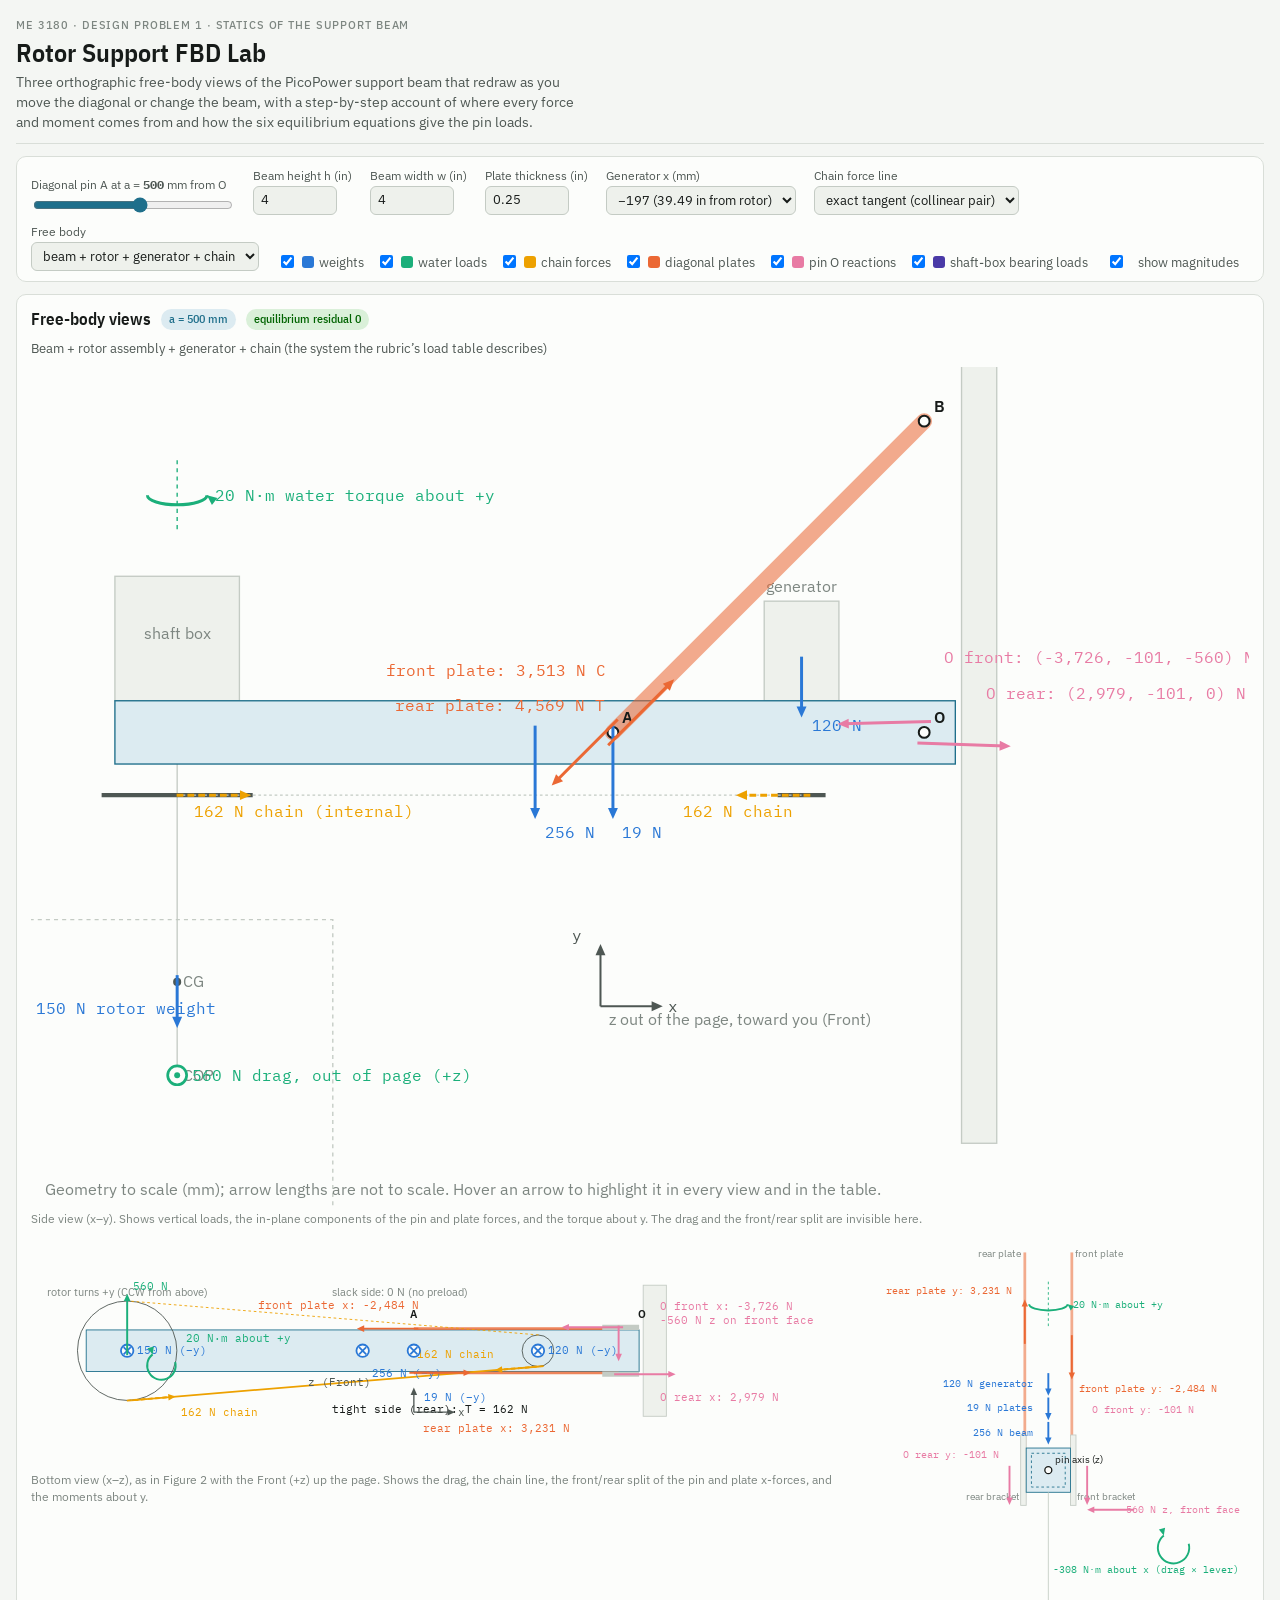
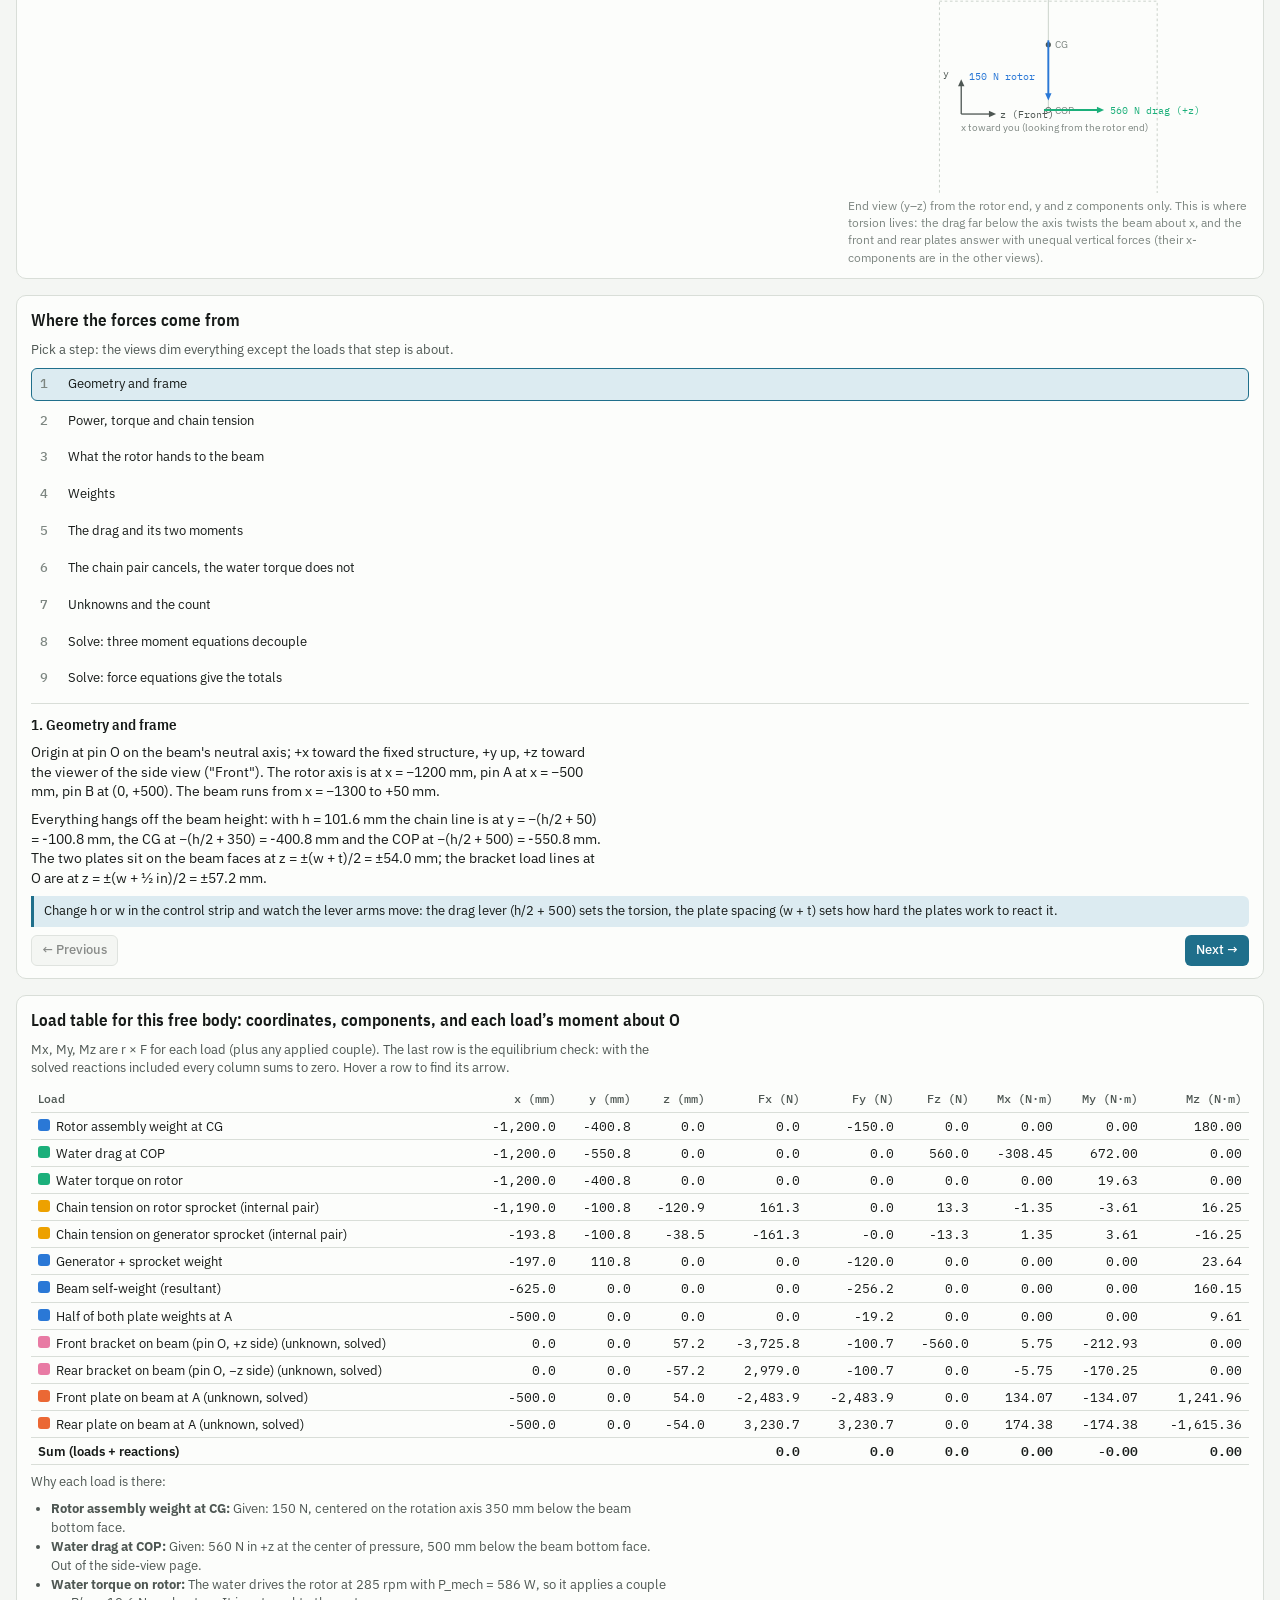
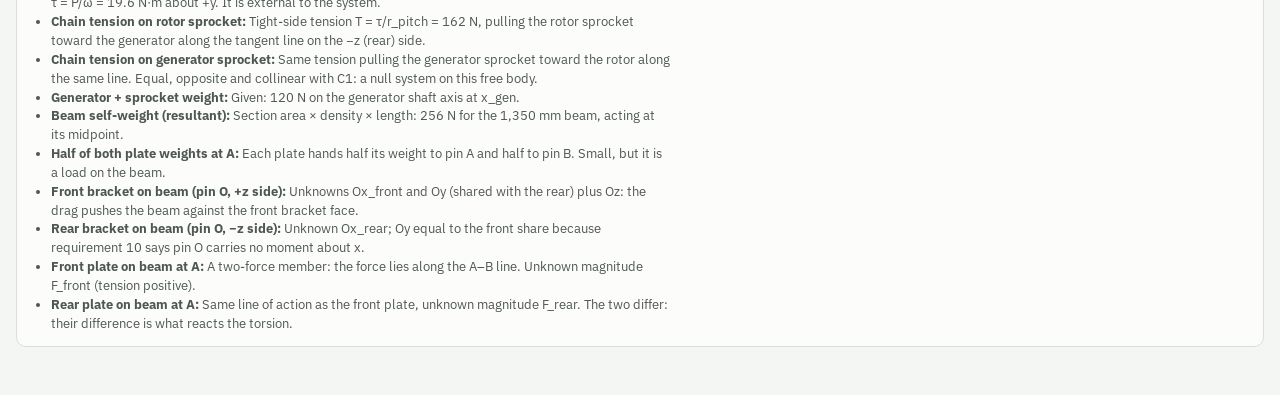
<file: RotorSupportFBDLab.html>
<!doctype html><html><head><meta charset="utf-8"><meta name="viewport" content="width=device-width, initial-scale=1">
<title>Rotor Support FBD Lab</title>
<link rel="stylesheet" href="https://fonts.googleapis.com/css2?family=IBM+Plex+Sans:wght@400;500;600&family=IBM+Plex+Sans+Condensed:wght@500;600&family=IBM+Plex+Mono:wght@400;500&display=swap">
<style>
/* Layout: a drafting-table page. Compact control strip on top, three orthographic views on the left, the statics walkthrough on the right; stacks on phones. */
:root {
  --bg: #f4f6f3; --surface: #fcfdfb; --surface-2: #eef1ec; --fg: #171b19; --fg-2: #4e5753; --muted: #7d8681;
  --line: #d9ded8; --line-2: #c4cbc4; --accent: #1f6f8b; --accent-ink: #ffffff; --accent-soft: #dcebf1;
  --good: #0ca30c; --good-ink: #006300; --warn: #fab219; --warn-ink: #7a5200; --bad: #d03b3b; --bad-ink: #a52424;
  --c-weight: #2a78d6; --c-water: #1baf7a; --c-chain: #eda100; --c-plate: #eb6834; --c-pin: #e87ba4; --c-bearing: #4a3aa7;
  --font: "IBM Plex Sans", system-ui, -apple-system, "Segoe UI", sans-serif;
  --font-display: "IBM Plex Sans Condensed", "IBM Plex Sans", system-ui, sans-serif;
  --font-mono: "IBM Plex Mono", ui-monospace, SFMono-Regular, Menlo, monospace;
}
@media (prefers-color-scheme: dark) { :root:not([data-theme="light"]) {
  --bg: #121513; --surface: #1a1e1b; --surface-2: #222723; --fg: #eef1ec; --fg-2: #b9c1bb; --muted: #8b948e;
  --line: #2d332f; --line-2: #3b433d; --accent: #5fb3cf; --accent-ink: #0b1b21; --accent-soft: #18323b;
  --good: #0ca30c; --good-ink: #5fd35f; --warn: #fab219; --warn-ink: #ffd36a; --bad: #e35d5d; --bad-ink: #ff8a8a;
  --c-weight: #3987e5; --c-water: #199e70; --c-chain: #c98500; --c-plate: #d95926; --c-pin: #d55181; --c-bearing: #9085e9; color-scheme: dark; } }
:root[data-theme="dark"] {
  --bg: #121513; --surface: #1a1e1b; --surface-2: #222723; --fg: #eef1ec; --fg-2: #b9c1bb; --muted: #8b948e;
  --line: #2d332f; --line-2: #3b433d; --accent: #5fb3cf; --accent-ink: #0b1b21; --accent-soft: #18323b;
  --good: #0ca30c; --good-ink: #5fd35f; --warn: #fab219; --warn-ink: #ffd36a; --bad: #e35d5d; --bad-ink: #ff8a8a;
  --c-weight: #3987e5; --c-water: #199e70; --c-chain: #c98500; --c-plate: #d95926; --c-pin: #d55181; --c-bearing: #9085e9; color-scheme: dark; }

* { box-sizing: border-box; }
[hidden] { display: none !important; }
body { background: var(--bg); color: var(--fg); font-family: var(--font); font-size: 14px; line-height: 1.45; margin: 0; padding-block: 0 48px; padding-inline: 16px; }
h1, h2, h3 { font-family: var(--font-display); font-weight: 600; text-wrap: balance; margin: 0; }
h1 { font-size: 26px; } h2 { font-size: 17px; } h3 { font-size: 14.5px; }
p { margin: 0; }
a { color: var(--accent); }
.mono { font-family: var(--font-mono); font-variant-numeric: tabular-nums; }
.wrap { max-width: 1600px; margin: 0 auto; }
header.top { padding-block: 18px 10px; border-bottom: 1px solid var(--line); display: flex; flex-wrap: wrap; gap: 8px 24px; align-items: flex-end; }
header.top .sub { color: var(--fg-2); max-width: 70ch; }
.eyebrow { font-size: 11px; letter-spacing: 0.08em; text-transform: uppercase; color: var(--muted); font-weight: 500; }
.controls { position: sticky; top: env(safe-area-inset-top, 0px); z-index: 3; background: var(--surface); border: 1px solid var(--line); border-radius: 10px; padding: 10px 14px; margin-block: 12px; display: flex; flex-wrap: wrap; gap: 8px 18px; align-items: flex-end; }
label.field { display: flex; flex-direction: column; gap: 2px; font-size: 12px; color: var(--fg-2); min-width: 0; }
label.field > span { white-space: nowrap; }
input[type=number], select { font: inherit; font-size: 13px; color: var(--fg); background: var(--surface-2); border: 1px solid var(--line-2); border-radius: 6px; padding: 4px 7px; max-width: 100%; }
input[type=number] { width: 84px; }
input[type=range] { width: 200px; accent-color: var(--accent); }
.toggles { display: flex; flex-wrap: wrap; gap: 4px 12px; font-size: 12.5px; color: var(--fg-2); align-items: center; }
.toggles label { display: inline-flex; gap: 5px; align-items: center; cursor: pointer; }
.sw { display: inline-block; width: 12px; height: 12px; border-radius: 3px; background: var(--c); }
button { font: inherit; font-size: 13px; font-weight: 500; border-radius: 6px; border: 1px solid var(--line-2); background: var(--surface-2); color: var(--fg); padding: 5px 10px; cursor: pointer; }
button.primary { background: var(--accent); color: var(--accent-ink); border-color: transparent; }
button:disabled { opacity: 0.5; cursor: default; }
input:focus-visible, select:focus-visible, button:focus-visible { outline: 2px solid var(--accent); outline-offset: 1px; }
.layout { display: grid; grid-template-columns: minmax(0, 1fr); gap: 16px; align-items: start; }
.below { display: grid; grid-template-columns: minmax(0, 1fr); gap: 16px; margin-top: 16px; }
.viewsgrid { display: grid; grid-template-columns: minmax(0, 2fr) minmax(0, 1fr); gap: 16px; align-items: start; }
@media (max-width: 760px) { .viewsgrid { grid-template-columns: minmax(0, 1fr); } }
.layout > * { min-width: 0; }
@media (max-width: 900px) { .controls { position: static; } }
.card { background: var(--surface); border: 1px solid var(--line); border-radius: 10px; padding: 12px 14px; display: flex; flex-direction: column; gap: 8px; min-width: 0; }
.card h2 { display: flex; align-items: center; gap: 10px; flex-wrap: wrap; }
figure { margin: 0; display: flex; flex-direction: column; gap: 4px; min-width: 0; }
figure svg { width: 100%; height: auto; display: block; max-width: 100%; }
figcaption { font-size: 12px; color: var(--muted); }
.pill { display: inline-flex; align-items: center; gap: 5px; border-radius: 999px; padding: 1px 8px; font-size: 11.5px; font-weight: 500; line-height: 1.6; white-space: nowrap; }
.pill.info { color: var(--accent); background: var(--accent-soft); }
.pill.ok { color: var(--good-ink); background: color-mix(in srgb, var(--good) 14%, transparent); }
.pill.bad { color: var(--bad-ink); background: color-mix(in srgb, var(--bad) 14%, transparent); }
.steps { display: flex; flex-direction: column; gap: 4px; }
.stepbtn { text-align: left; display: flex; gap: 10px; align-items: baseline; border: 1px solid transparent; background: transparent; padding: 6px 8px; border-radius: 6px; font-weight: 400; }
.stepbtn b { font-family: var(--font-mono); color: var(--muted); font-weight: 500; min-width: 1.4em; }
.stepbtn[aria-current="true"] { background: var(--accent-soft); border-color: var(--accent); }
.stepbody { border-top: 1px solid var(--line); padding-top: 10px; display: flex; flex-direction: column; gap: 8px; font-size: 13.5px; }
.stepbody p, .stepbody li { max-width: 72ch; color: var(--fg); }
.stepbody ul, .stepbody ol { margin: 0; padding-left: 20px; }
.eq { font-family: var(--font-mono); font-size: 12.5px; background: var(--surface-2); border-radius: 6px; padding: 6px 10px; overflow-x: auto; white-space: pre; line-height: 1.6; }
.tablewrap { overflow-x: auto; max-width: 100%; }
table { border-collapse: collapse; width: 100%; font-size: 12.5px; }
th, td { text-align: left; padding: 4px 7px; border-bottom: 1px solid var(--line); vertical-align: top; }
th { font-weight: 500; color: var(--fg-2); font-size: 12px; white-space: nowrap; }
td.num, th.num { text-align: right; font-family: var(--font-mono); font-variant-numeric: tabular-nums; white-space: nowrap; }
tr.total td { font-weight: 600; border-top: 1px solid var(--line-2); }
tr[data-id] { cursor: default; }
tr[data-id].hl td { background: var(--accent-soft); }
.note { border-left: 3px solid var(--accent); padding: 6px 10px; background: var(--accent-soft); border-radius: 0 6px 6px 0; font-size: 13px; }
.note.warn { border-left-color: var(--warn); background: color-mix(in srgb, var(--warn) 14%, transparent); }
/* SVG load highlighting */
svg .ld { transition: opacity 0.15s ease; }
svg.has-hl .ld:not(.hl) { opacity: 0.25; }
svg .ld.hl text { font-weight: 600; }
.kbd { font-family: var(--font-mono); font-size: 12px; background: var(--surface-2); border: 1px solid var(--line-2); border-radius: 4px; padding: 0 5px; }
.nav { display: flex; gap: 8px; align-items: center; justify-content: space-between; flex-wrap: wrap; }
</style></head><body>

<div class="wrap">
<header class="top">
  <div>
    <div class="eyebrow">ME 3180 · Design Problem 1 · statics of the support beam</div>
    <h1>Rotor Support FBD Lab</h1>
    <p class="sub">Three orthographic free-body views of the PicoPower support beam that redraw as you move the diagonal or change the beam, with a step-by-step account of where every force and moment comes from and how the six equilibrium equations give the pin loads.</p>
  </div>
</header>

<div class="controls" aria-label="Geometry and display">
  <label class="field"><span>Diagonal pin A at a = <b id="aVal" class="mono"></b> mm from O</span><input type="range" id="a" min="150" max="800" step="10" value="500"></label>
  <label class="field"><span>Beam height h (in)</span><input type="number" id="h" value="4" step="0.5" min="1"></label>
  <label class="field"><span>Beam width w (in)</span><input type="number" id="w" value="4" step="0.5" min="4"></label>
  <label class="field"><span>Plate thickness (in)</span><input type="number" id="td" value="0.25" step="0.125" min="0.125"></label>
  <label class="field"><span>Generator x (mm)</span><select id="xGen"><option value="-197">−197 (39.49 in from rotor)</option><option value="-50">−50 (alternate reading)</option></select></label>
  <label class="field"><span>Chain force line</span><select id="chain"><option value="exact">exact tangent (collinear pair)</option><option value="x">parallel to x (approximation)</option></select></label>
  <label class="field"><span>Free body</span><select id="system"><option value="system">beam + rotor + generator + chain</option><option value="beam">beam alone (bearing loads)</option><option value="rotor">rotor assembly alone</option><option value="plate">one diagonal plate</option></select></label>
  <div class="toggles" id="toggles"></div>
  <label class="toggles"><input type="checkbox" id="labels" checked> show magnitudes</label>
</div>

<div class="layout">
  <section class="card" id="views"></section>
</div>
<div class="below">
  <aside class="card" id="walk"></aside>
  <section class="card" id="tables"></section>
</div>
</div>
<script>
// DP1 rotor-support model. Geometry in mm, forces in N, moments in N*m, stress in MPa.
// Frame (Figure 2): origin at beam pin O on the neutral axis, +x toward the fixed structure,
// +y up, +z toward the viewer ("Front").
const DP1 = (() => {
  const IN = 25.4;
  const G_ACC = 9.80665;

  const MATERIALS = {
    ss304: { name: '304/304L stainless', E: 193e3, G: 75e3, Sy: 215, Su: 505, rho: 8000, note: 'annealed; McMaster lists 30-33 ksi yield for A554 tube' },
    ss316: { name: '316/316L stainless', E: 193e3, G: 75e3, Sy: 205, Su: 515, rho: 8000, note: 'annealed' },
    al6061: { name: '6061-T6 aluminum', E: 68.9e3, G: 26e3, Sy: 241, Su: 290, rho: 2700, note: 'T6/T6511; McMaster lists 35 ksi yield' },
    al6063: { name: '6063-T52 aluminum', E: 68.9e3, G: 26e3, Sy: 145, Su: 186, rho: 2700, note: 'T52 architectural' },
    al2024: { name: '2024-T351 aluminum', E: 73.1e3, G: 28e3, Sy: 324, Su: 469, rho: 2780, note: 'not corrosion resistant without cladding' },
  };
  const PIN_MATERIALS = {
    ss188: { name: '18-8 stainless (annealed-strength basis)', Sy: 207, Su: 517 },
    ss316: { name: '316 stainless', Sy: 205, Su: 515 },
    ss174: { name: '17-4 PH stainless (H900)', Sy: 1170, Su: 1310 },
    ss188cw: { name: '18-8 stainless, cold-worked bar', Sy: 310, Su: 620 },
  };

  // ---------- section properties ----------
  // tube: outer w (z-width) x h (y-height), wall t, sharp-corner idealization
  function tubeProps(w, h, t) {
    const wi = w - 2 * t, hi = h - 2 * t;
    const A = w * h - wi * hi;
    const Iz = (w * h ** 3 - wi * hi ** 3) / 12;      // bending about z (vertical loads)
    const Iy = (h * w ** 3 - hi * wi ** 3) / 12;      // bending about y (horizontal loads)
    const Am = (w - t) * (h - t);                     // midline enclosed area
    const pm = 2 * ((w - t) + (h - t));
    const J = 4 * Am * Am * t / pm;                   // Bredt-Batho (= Roark hollow rectangle for uniform t)
    const tauPerT = 1 / (2 * Am * t);                 // tau = T * tauPerT  (T in N*mm)
    return { kind: 'tube', A, Iz, Iy, J, Am, tauPerT, w, h, t };
  }
  // solid rectangle, Roark/Timoshenko coefficients vs a/b (a = long side)
  const ALPHA = [[1, .208], [1.2, .219], [1.5, .231], [2, .246], [2.5, .258], [3, .267], [4, .282], [5, .291], [6, .299], [10, .312], [1e9, .333]];
  const BETA = [[1, .141], [1.2, .166], [1.5, .196], [2, .229], [2.5, .249], [3, .263], [4, .281], [5, .291], [6, .299], [10, .312], [1e9, .333]];
  function interp(tab, r) {
    for (let i = 1; i < tab.length; i++) if (r <= tab[i][0]) { const [r0, v0] = tab[i - 1], [r1, v1] = tab[i]; return v0 + (v1 - v0) * (r - r0) / (r1 - r0); }
    return tab[tab.length - 1][1];
  }
  function solidProps(w, h) {
    const a = Math.max(w, h), b = Math.min(w, h), r = a / b;
    const A = w * h, Iz = w * h ** 3 / 12, Iy = h * w ** 3 / 12;
    const J = interp(BETA, r) * a * b ** 3;
    const tauPerT = 1 / (interp(ALPHA, r) * a * b * b);
    return { kind: 'solid', A, Iz, Iy, J, tauPerT, w, h, t: null };
  }

  // ---------- main solve ----------
  function solve(p) {
    const o = {};
    // --- geometry ---
    const a = p.a, xR = -1200, xGen = p.xGen;
    const h = p.h, w = p.w;
    const beam = p.beamKind === 'solid' ? solidProps(w, h) : tubeProps(w, h, p.t);
    const matB = p.matBeam, matD = p.matDiag, matP = p.matPin;
    const d = p.dPin, tb = p.tBracket;
    const dh = d + (p.holeClear === undefined ? 0.4 : p.holeClear);   // hole diameter (requirement 9 is written on the hole)
    const td = p.td, bd = p.bd;
    const Lext = Math.max(p.overhang === undefined ? 50 : p.overhang, 0);   // beam extension past pin O (Figure 2 bottom view: 50 mm; edge rule needs >= 2 x hole dia)
    const xL = -1300, xRend = Lext;
    const Lbeam = xRend - xL;
    const yChain = -(h / 2 + 50), yCG = -(h / 2 + 350), yCOP = -(h / 2 + 500);
    const zD = (w + td) / 2;                      // diagonal plate mid-plane
    const zB = (w + tb) / 2;                      // bracket mid-plane at O
    const Ld = Math.hypot(a, 500);
    const ex = a / Ld, ey = 500 / Ld;             // unit vector A -> B
    const alpha = Math.atan2(500, a);
    // --- power ---
    const rho = 1000, v = 2.5, Aswept = 0.5 * 0.5;
    const Pf = 0.5 * rho * Aswept * v ** 3;
    const Pm = 0.30 * Pf, Pe = 0.82 * Pm;
    const omega = 285 * 2 * Math.PI / 60;
    const tau = Pm / omega;                       // N*m
    const R1 = 9.554 * IN / 2, R2 = 3.038 * IN / 2;  // mm
    const T = tau / (R1 / 1000);                  // N
    o.power = { Pf, Pm, Pe, omega, tau, T, R1, R2, genRPM: 285 * 60 / 19, tauGen: T * R2 / 1000 };
    // --- chain tight-side geometry (tight side at -z for +y rotor rotation, generator at larger x) ---
    const D = xGen - xR;
    const th = p.chainExact ? Math.asin((R1 - R2) / D) : 0;
    const dvec = [Math.cos(th), 0, Math.sin(th)];
    const nvec = [Math.sin(th), 0, -Math.cos(th)];
    const P1 = [xR + R1 * nvec[0], yChain, R1 * nvec[2]];
    const P2 = [xGen + R2 * nvec[0], yChain, R2 * nvec[2]];
    const F1 = dvec.map(c => T * c);              // on rotor sprocket
    const F2 = dvec.map(c => -T * c);             // on generator sprocket
    // --- weights ---
    const wBeam = beam.A * 1e-6 * matB.rho * G_ACC;        // N per m
    const Wbeam = wBeam * Lbeam / 1000;
    const xBeamCG = (xL + xRend) / 2;
    const Lcut = Ld + 4 * dh;
    const Wdiag1 = bd * td * 1e-6 * matD.rho * G_ACC * Lcut / 1000;   // one plate
    // --- external load table (forces N, moments N*m, positions mm) ---
    const loads = [
      { name: 'Rotor assembly weight', r: [xR, yCG, 0], F: [0, -150, 0], M: [0, 0, 0], ext: true },
      { name: 'Water drag on rotor (at COP)', r: [xR, yCOP, 0], F: [0, 0, 560], M: [0, 0, 0], ext: true },
      { name: 'Water torque on rotor (couple)', r: [xR, yCG, 0], F: [0, 0, 0], M: [0, tau, 0], ext: true },
      { name: 'Chain tension on rotor sprocket (tight side)', r: P1, F: F1, M: [0, 0, 0], ext: true, chain: true },
      { name: 'Chain tension on generator sprocket (tight side)', r: P2, F: F2, M: [0, 0, 0], ext: true, chain: true },
      { name: 'Generator + sprocket weight', r: [xGen, h / 2 + 60, 0], F: [0, -120, 0], M: [0, 0, 0], ext: true },
      { name: 'Support beam self-weight (resultant)', r: [xBeamCG, 0, 0], F: [0, -Wbeam, 0], M: [0, 0, 0], ext: true, distributed: { x0: xL, x1: xRend, wPerMm: Wbeam / Lbeam } },
      { name: 'Diagonal self-weight carried at A (half of each plate)', r: [-a, 0, 0], F: [0, -Wdiag1, 0], M: [0, 0, 0], ext: true },
    ];
    // sums about O
    const cross = (r, F) => [r[1] * F[2] - r[2] * F[1], r[2] * F[0] - r[0] * F[2], r[0] * F[1] - r[1] * F[0]];
    const Fsum = [0, 0, 0], Msum = [0, 0, 0];
    for (const L of loads) {
      for (let i = 0; i < 3; i++) Fsum[i] += L.F[i];
      const m = cross(L.r, L.F);                  // N*mm
      for (let i = 0; i < 3; i++) Msum[i] += m[i] / 1000 + L.M[i];
    }
    o.sumExt = { F: Fsum, M: Msum };
    // --- reactions (6 unknowns) ---
    const Fdiff = Msum[0] / (zD / 1000 * ey);     // F_f - F_r  (from Mx: Msum_x - zD*ey*(Ff-Fr) = 0)
    const Fsumd = Msum[2] / (a / 1000 * ey);      // F_f + F_r  (from Mz: Msum_z - a*ey*(Ff+Fr) = 0)
    const Ff = (Fsumd + Fdiff) / 2, Fr = (Fsumd - Fdiff) / 2;
    const Oxdiff = -(Msum[1] + zD / 1000 * ex * Fdiff) / (zB / 1000);   // O_xf - O_xr
    const Oxsum = -Fsumd * ex - Fsum[0];
    const Oxf = (Oxsum + Oxdiff) / 2, Oxr = (Oxsum - Oxdiff) / 2;
    const Oy = -Fsumd * ey - Fsum[1];
    const Oz = -Fsum[2];
    const Af = [Ff * ex, Ff * ey, 0], Ar = [Fr * ex, Fr * ey, 0];
    o.reactions = {
      diag: { Ff, Fr, Ld, alpha, ex, ey },
      O_front: [Oxf, Oy / 2, Oz], O_rear: [Oxr, Oy / 2, 0], O_total: [Oxsum, Oy, Oz],   // +z drag pushes the beam against the FRONT bracket face
      A_front: Af, A_rear: Ar,                    // force diagonal applies to the beam
      B_front: Af.map(c => -c), B_rear: Ar.map(c => -c),  // force diagonal applies to fixed bracket (equal & opposite to force at A on diagonal... = +Af on bracket? see note)
      Oxdiff, Fdiff, Fsumd,
    };
    // Force the diagonal exerts on the bracket at B: the diagonal is in tension Ff, pulling B toward A, i.e. -e*Ff.
    o.reactions.B_front = [-Ff * ex, -Ff * ey, 0];
    o.reactions.B_rear = [-Fr * ex, -Fr * ey, 0];
    // equilibrium residual check
    {
      const allF = [...loads.map(L => ({ r: L.r, F: L.F, M: L.M })),
        { r: [0, 0, zB], F: o.reactions.O_front, M: [0, 0, 0] }, { r: [0, 0, -zB], F: o.reactions.O_rear, M: [0, 0, 0] },
        { r: [-a, 0, zD], F: Af, M: [0, 0, 0] }, { r: [-a, 0, -zD], F: Ar, M: [0, 0, 0] }];
      const rF = [0, 0, 0], rM = [0, 0, 0];
      for (const L of allF) { for (let i = 0; i < 3; i++) rF[i] += L.F[i]; const m = cross(L.r, L.F); for (let i = 0; i < 3; i++) rM[i] += m[i] / 1000 + L.M[i]; }
      o.residual = { F: rF, M: rM };
    }
    // --- internal loads along the beam (section cut, left segment) ---
    const pointLoads = loads.filter(L => !L.distributed).map(L => ({ x: L.r[0], r: L.r, F: L.F, M: L.M }));
    pointLoads.push({ x: -a, r: [-a, 0, zD], F: Af, M: [0, 0, 0] }, { x: -a, r: [-a, 0, -zD], F: Ar, M: [0, 0, 0] });
    pointLoads.push({ x: 0, r: [0, 0, zB], F: o.reactions.O_front, M: [0, 0, 0] }, { x: 0, r: [0, 0, -zB], F: o.reactions.O_rear, M: [0, 0, 0] });
    const wq = Wbeam / Lbeam;                     // N/mm distributed
    const step = p.gridStep || 5;
    const xs = [];
    for (let x = xL; x <= xRend + 1e-9; x += step) xs.push(+x.toFixed(6));
    // add exact cut points on both sides of each point load for clean diagrams
    const eps = 1e-3;
    for (const L of pointLoads) { xs.push(L.x - eps, L.x + eps); }
    xs.sort((u, q) => u - q);
    const N = [], Vy = [], Vz = [], Tx = [], My = [], Mz = [];
    for (const x of xs) {
      const SF = [0, 0, 0], SM = [0, 0, 0];
      for (const L of pointLoads) if (L.x < x) {
        for (let i = 0; i < 3; i++) SF[i] += L.F[i];
        const rr = [L.r[0] - x, L.r[1], L.r[2]];
        const m = cross(rr, L.F);
        for (let i = 0; i < 3; i++) SM[i] += m[i] / 1000 + L.M[i];
      }
      // distributed self-weight on [xL, x]: resultant -wq*len at lever (-len/2) from the cut
      const len = Math.max(0, Math.min(x, xRend) - xL);
      SF[1] += -wq * len;
      SM[2] += (-(len / 2)) * (-wq * len) / 1000;   // r x F, z-component, N*m
      N.push(-SF[0]); Vy.push(-SF[1]); Vz.push(-SF[2]);
      Tx.push(-SM[0]); My.push(-SM[1]); Mz.push(-SM[2]);
    }
    o.diagrams = { x: xs, N, Vy, Vz, Tx, My, Mz };
    const peak = (arr) => { let i = 0; for (let k = 1; k < arr.length; k++) if (Math.abs(arr[k]) > Math.abs(arr[i])) i = k; return { value: arr[i], x: xs[i] }; };
    o.peaks = { N: peak(N), Vy: peak(Vy), Vz: peak(Vz), Tx: peak(Tx), My: peak(My), Mz: peak(Mz) };
    // --- beam stresses along x (von Mises at worst corner) ---
    const Sy = matB.Sy;
    const holeAt = (x) => (Math.abs(x) < dh / 2 + 1e-6) || (Math.abs(x + a) < dh / 2 + 1e-6);
    const sig = [], vm = [], detail = [];
    let worst = { vm: 0, i: 0 };
    for (let i = 0; i < xs.length; i++) {
      const x = xs[i];
      let A = beam.A, Iy = beam.Iy, Iz = beam.Iz;
      if (p.netSection && holeAt(x)) {
        if (beam.kind === 'tube') { A -= 2 * dh * beam.t; Iy -= 2 * dh * beam.t * ((w - beam.t) / 2) ** 2; }
        else { A -= dh * w; Iy -= dh * w ** 3 / 12; }
      }
      const Nmm = N[i], Mzmm = Mz[i] * 1000, Mymm = My[i] * 1000, Tmm = Tx[i] * 1000;
      let smax = 0, corner = null;
      for (const cy of [-h / 2, h / 2]) for (const cz of [-w / 2, w / 2]) {
        const s = Nmm / A - Mzmm * cy / Iz + Mymm * cz / Iy;
        if (Math.abs(s) > Math.abs(smax)) { smax = s; corner = [cy, cz]; }
      }
      const tauT = Math.abs(Tmm) * beam.tauPerT;
      const tauV = beam.kind === 'tube' ? Math.abs(Vy[i]) / (2 * h * beam.t) + Math.abs(Vz[i]) / (2 * w * beam.t) : 1.5 * Math.hypot(Vy[i], Vz[i]) / A;
      const tauTot = tauT + tauV;
      const s_vm = Math.sqrt(smax * smax + 3 * tauTot * tauTot);
      sig.push(smax); vm.push(s_vm); detail.push({ x, sigma: smax, tauT, tauV, vm: s_vm, corner, A, Iy, Iz });
      if (s_vm > worst.vm) worst = { vm: s_vm, i };
    }
    o.beamStress = { sigma: sig, vm, worst: detail[worst.i], FS: Sy / worst.vm, Sy, detail };
    // --- deflection ---
    const Ad = bd * td, Id_weak = bd * td ** 3 / 12, Id_strong = td * bd ** 3 / 12;
    const EdA = matD.E * Ad;                      // N (E MPa * mm^2)
    const df = Ff * Ld / EdA, dr = Fr * Ld / EdA;   // mm elongation
    const thZ = (df + dr) / (2 * a * ey), thX = (df - dr) / (2 * zD * ey);
    const rig = [-thZ * yCG, -1200 * thZ, thX * yCG];
    // elastic beam on rigid supports: integrate curvature on grid (trapezoid)
    const EI_z = matB.E * beam.Iz, EI_y = matB.E * beam.Iy, GJ = matB.G * beam.J;  // N*mm^2
    const n = xs.length;
    const kz = Mz.map(m => m * 1000 / EI_z), ky = My.map(m => -m * 1000 / EI_y);
    const integ = (f) => { const F = [0]; for (let i = 1; i < n; i++) F.push(F[i - 1] + 0.5 * (f[i] + f[i - 1]) * (xs[i] - xs[i - 1])); return F; };
    const at = (arr, x) => { let i = 0; while (i < n - 1 && xs[i + 1] <= x) i++; if (i >= n - 1) return arr[n - 1]; const t0 = (x - xs[i]) / (xs[i + 1] - xs[i] || 1); return arr[i] + t0 * (arr[i + 1] - arr[i]); };
    // v: v''=kz ; v(0)=0, v(-a)=0
    const s1 = integ(kz), v1 = integ(s1);       // particular with v'(xL)=0,v(xL)=0
    // v = v1 + C1*(x-xL) + C2 ; conditions
    const vA = at(v1, -a), vO = at(v1, 0);
    const C1 = -(vO - vA) / (0 - (-a)), C2 = -(vO + C1 * (0 - xL));
    const vv = v1.map((val, i) => val + C1 * (xs[i] - xL) + C2);
    const vs = s1.map(val => val + C1);
    // w: w''=ky ; w(0)=0, w'(0)=0
    const sw1 = integ(ky), w1 = integ(sw1);
    const D1 = -at(sw1, 0), D2 = -(at(w1, 0) + D1 * (0 - xL));
    const ww = w1.map((val, i) => val + D1 * (xs[i] - xL) + D2);
    const ws = sw1.map(val => val + D1);
    // twist: phi' = Tx/GJ ; phi(-a)=0
    const kphi = Tx.map(t0 => t0 * 1000 / GJ);
    const ph1 = integ(kphi);
    const phi = ph1.map(val => val - at(ph1, -a));
    const vR = at(vv, xR), vsR = at(vs, xR), wR = at(ww, xR), phiR = at(phi, xR);
    // kinematic coupling: the beam's rotation about y at A (slope of the xz bending curve) moves the front/rear
    // attachment points in opposite x directions; the inclined plates convert that into a rotation about x of the whole beam.
    const thYA = -at(ws, -a);
    const thXc = thYA * ex / ey;            // theta_x,A = [(df-dr)/(2 zD) + theta_yA cos(alpha)] / sin(alpha); second term here
    const el = [-vsR * yCG, vR, wR + phiR * yCG];
    const comps = [
      { name: 'Rigid rotation about z from mean diagonal strain', short: 'rigid θz (plate strain)', d: [-thZ * yCG, -1200 * thZ, 0] },
      { name: 'Rigid rotation about x from differential diagonal strain', short: 'rigid θx (plate strain)', d: [0, 0, thX * yCG] },
      { name: 'Beam bending in the vertical (xy) plane', short: 'beam bending xy', d: [-vsR * yCG, vR, 0] },
      { name: 'Beam bending in the horizontal (xz) plane', short: 'beam bending xz', d: [0, 0, wR] },
      { name: 'Beam twist between rotor and pin A', short: 'beam twist', d: [0, 0, phiR * yCG] },
      { name: 'Coupling: beam slope about y at A re-aligns the inclined plates', short: 'plate re-alignment', d: [0, 0, thXc * yCG] },
    ];
    const tot = [0, 1, 2].map(i => comps.reduce((s, c) => s + c.d[i], 0));
    o.deflection = { comps, total: tot, mag: Math.hypot(...tot), thZ, thX, thYA, thXc, df, dr, phiR, v: vv, w: ww, phi, limit: 0.7 };
    // --- diagonal checks ---
    const Fmax = Math.max(Math.abs(Ff), Math.abs(Fr));
    const Fc = Math.min(Ff, Fr);                    // most compressive
    const Syd = matD.Sy;
    const Anet = (bd - dh) * td;
    const sigT = Math.max(Ff, Fr, 0) / Anet;
    const rg = Math.sqrt(Id_weak / Ad), lam = Ld / rg, lamT = Math.PI * Math.sqrt(2 * matD.E / Syd);
    let Pcr, buckMode;
    if (lam >= lamT) { Pcr = Math.PI ** 2 * matD.E * Id_weak / Ld ** 2; buckMode = 'Euler'; }
    else { Pcr = Ad * (Syd - (Syd * lam / (2 * Math.PI)) ** 2 / matD.E); buckMode = 'Johnson'; }
    const bearD = Fmax / (d * td);
    const tearD = Fmax / (2 * (2 * dh - dh / 2) * td);  // edge distance 2 x hole dia -> two shear planes of 1.5 dh each
    const wDiag = Ad * 1e-6 * matD.rho * G_ACC / 1000; // N per mm
    const MselfD = wDiag * Math.cos(alpha) * Ld ** 2 / 8 / 1000; // N*m, bending from self weight (component normal to the strut)
    const defSelfD = 5 * wDiag * Math.cos(alpha) * Ld ** 4 / (384 * matD.E * Id_strong);
    o.diag = {
      Ff, Fr, Ld, Lcut, stockNeed: 2 * Lcut + 3, alpha, Ad, Id_weak, Anet,
      sigT, FS_tension: sigT > 0 ? Syd / sigT : Infinity,
      bearD, FS_bearing: Syd / bearD,
      tearD, FS_tearout: 0.577 * Syd / tearD,
      Pcr, buckMode, lam, lamT, FS_buckling: Fc < 0 ? Pcr / -Fc : Infinity,
      sigC: Fc < 0 ? -Fc / Ad : 0,
      MselfD, defSelfD, Wdiag1, df, dr,
      edgeOK: bd >= 4 * dh,
    };
    // --- pin checks ---
    const sides = [
      { name: 'O front', F: o.reactions.O_front, tOuter: tb, outerMat: 'bracket' },
      { name: 'O rear', F: o.reactions.O_rear, tOuter: tb, outerMat: 'bracket' },
      { name: 'A front', F: Af, tOuter: td, outerMat: 'diag' },
      { name: 'A rear', F: Ar, tOuter: td, outerMat: 'diag' },
      { name: 'B front', F: o.reactions.B_front, tOuter: td, outerMat: 'diag' },
      { name: 'B rear', F: o.reactions.B_rear, tOuter: td, outerMat: 'diag' },
    ].map(s => ({ ...s, mag: Math.hypot(s.F[0], s.F[1]), magXY: Math.hypot(s.F[0], s.F[1]), Fz: s.F[2] }));
    const Fside = Math.max(...sides.map(s => s.magXY));
    const worstSide = sides.find(s => s.magXY === Fside);
    const Ashear = Math.PI * d * d / 4;
    const tauPin = Fside / Ashear;
    const SyP = matP.Sy;
    // wall reactions at O and A (pin as a beam between outer plates and tube walls)
    const zw = beam.kind === 'tube' ? (w - beam.t) / 2 : w / 4;
    const wallLoads = (Ffr, Frr, zOuter) => {
      const sum = [0, 1].map(i => Ffr[i] + Frr[i]), dif = [0, 1].map(i => Ffr[i] - Frr[i]);
      const Wf = [0, 1].map(i => (sum[i] + dif[i] * zOuter / zw) / 2), Wr = [0, 1].map(i => (sum[i] - dif[i] * zOuter / zw) / 2);
      return { Wf: Math.hypot(...Wf), Wr: Math.hypot(...Wr) };
    };
    const wO = wallLoads(o.reactions.O_front, o.reactions.O_rear, zB), wA = wallLoads(Af, Ar, zD);
    const Wwall = Math.max(wO.Wf, wO.Wr, wA.Wf, wA.Wr);
    const bearWall = beam.kind === 'tube' ? Wwall / (d * beam.t) : Math.max(Math.hypot(...o.reactions.O_total.slice(0, 2)), Math.hypot(Af[0] + Ar[0], Af[1] + Ar[1])) / (d * w);
    const FOside = Math.max(sides[0].magXY, sides[1].magXY), FAside = Math.max(sides[2].magXY, sides[3].magXY);
    const bearBracket = FOside / (d * tb);
    const SyBracket = 241;  // 35 ksi aluminum bracket
    const tw = beam.kind === 'tube' ? beam.t : 0;
    const bruhn = p.leverModel === 'bruhn';
    // Shigley 8-12 form: M = F x (grip/2) with point loads at ply mid-thickness; Bruhn/Niu uniform-bearing arm: t_outer/2 + t_inner/4
    const leverO = bruhn ? tb / 2 + tw / 4 : (tb + tw) / 2, leverA = bruhn ? td / 2 + tw / 4 : (td + tw) / 2, leverB = bruhn ? td / 2 + tb / 4 : (tb + td) / 2;
    const leverO2 = tb / 2 + tw / 4, leverA2 = td / 2 + tw / 4, leverB2 = td / 2 + tb / 4;
    const Mpin = Math.max(FOside * leverO, FAside * leverA, FAside * leverB);   // N*mm
    const MpinBruhn = Math.max(FOside * leverO2, FAside * leverA2, FAside * leverB2);
    const MpinShigley = Math.max(FOside * (tb + tw) / 2, FAside * (td + tw) / 2, FAside * (tb + td) / 2);
    const sigPinBend = 32 * Mpin / (Math.PI * d ** 3);
    const FS_bend_shigley = SyP / (32 * MpinShigley / (Math.PI * d ** 3)), FS_bend_bruhn = SyP / (32 * MpinBruhn / (Math.PI * d ** 3));
    o.pin = {
      sides, Fside, worstSide: worstSide.name, tauPin, FS_shear: 0.577 * SyP / tauPin,
      bearWall, FS_bearWall: Sy / bearWall, Wwall, wO, wA,
      bearBracket, FS_bearBracket: SyBracket / bearBracket,
      bearDiag: bearD, FS_bearDiag: Syd / bearD,
      Mpin, sigPinBend, FS_pinBend: SyP / sigPinBend, leverO, leverA, leverB, FS_bend_shigley, FS_bend_bruhn, leverModel: bruhn ? 'Bruhn/Niu uniform bearing' : 'Shigley half-thickness',
      edgeBeamOK: h >= 4 * dh, Lext, gripO: w + 2 * tb, gripA: w + 2 * td, dh,
    };
    // --- requirement summary ---
    const FSt = p.FStarget || 2, FSb = p.FSbuckTarget || 2;
    o.checks = [
      { name: 'Beam combined stress (von Mises) FS', value: o.beamStress.FS, need: FSt, ok: o.beamStress.FS >= FSt, fmt: 'fs' },
      { name: 'Rotor CG deflection (mm)', value: o.deflection.mag, need: 0.7, ok: o.deflection.mag <= 0.7, fmt: 'mm', lessIsBetter: true },
      { name: 'Diagonal tension (net section) FS', value: o.diag.FS_tension, need: FSt, ok: o.diag.FS_tension >= FSt, fmt: 'fs' },
      { name: 'Diagonal buckling FS (' + buckMode + ')', value: o.diag.FS_buckling, need: FSb, ok: o.diag.FS_buckling >= FSb, fmt: 'fs' },
      { name: 'Diagonal hole bearing FS', value: o.diag.FS_bearing, need: FSt, ok: o.diag.FS_bearing >= FSt, fmt: 'fs' },
      { name: 'Diagonal tear-out FS', value: o.diag.FS_tearout, need: FSt, ok: o.diag.FS_tearout >= FSt, fmt: 'fs' },
      { name: 'Pin double-shear FS', value: o.pin.FS_shear, need: FSt, ok: o.pin.FS_shear >= FSt, fmt: 'fs' },
      { name: 'Pin bearing on beam wall FS', value: o.pin.FS_bearWall, need: FSt, ok: o.pin.FS_bearWall >= FSt, fmt: 'fs' },
      { name: 'Pin bearing on Al bracket FS', value: o.pin.FS_bearBracket, need: FSt, ok: o.pin.FS_bearBracket >= FSt, fmt: 'fs' },
      { name: 'Pin bending FS (advanced)', value: o.pin.FS_pinBend, need: FSt, ok: o.pin.FS_pinBend >= FSt, fmt: 'fs', advanced: true },
      { name: 'Beam width >= 4 in', value: w / IN, need: 4, ok: w >= 4 * IN - 1e-6, fmt: 'in' },
      { name: 'Hole edge distance >= 2 x hole dia (beam height >= 4 dh)', value: h / dh, need: 4, ok: h >= 4 * dh, fmt: 'x' },
      { name: 'Hole edge distance >= 2 x hole dia (plate width >= 4 dh)', value: bd / dh, need: 4, ok: bd >= 4 * dh, fmt: 'x' },
      { name: 'Diagonal attach within 800 mm of pin O', value: a, need: 800, ok: a <= 800 && a > 0, fmt: 'mm', lessIsBetter: true },
      { name: 'Beam overhang past pin O >= 2 x hole dia', value: Lext / dh, need: 2, ok: Lext >= 2 * dh - 1e-9, fmt: 'x' },
    ];
    o.allOK = o.checks.filter(c => !c.advanced).every(c => c.ok);
    o.geom = { a, xGen, h, w, t: beam.t, beam, Lbeam, xL, xRend, yChain, yCG, yCOP, zD, zB, Ld, Lcut, alpha, P1, P2, dvec, Wbeam, wBeam, d, dh, td, bd, tb, chainTheta: th };
    o.loads = loads;
    return o;
  }

  return { MATERIALS, PIN_MATERIALS, tubeProps, solidProps, solve, IN };
})();
if (typeof module !== 'undefined') module.exports = DP1;

// ---------- FBD Lab ----------
const IN = DP1.IN;
const $ = (s, root = document) => root.querySelector(s);
const el = (tag, attrs = {}, ...kids) => {
  const n = tag.startsWith('svg:') ? document.createElementNS('http://www.w3.org/2000/svg', tag.slice(4)) : document.createElement(tag);
  for (const [k, v] of Object.entries(attrs)) { if (k === 'html') n.innerHTML = v; else if (k.startsWith('on')) n.addEventListener(k.slice(2), v); else if (v !== null && v !== undefined && v !== false) n.setAttribute(k, v === true ? '' : v); }
  for (const k of kids.flat()) if (k !== null && k !== undefined && k !== false) n.append(k.nodeType ? k : document.createTextNode(String(k)));
  return n;
};
const fmt = (v, n = 1) => Number.isFinite(v) ? v.toLocaleString(undefined, { minimumFractionDigits: n, maximumFractionDigits: n }) : '—';
const sg = (v, n = 1) => (v > 0 ? '+' : '') + fmt(v, n);

const S = { a: 500, h: 4, w: 4, td: 0.25, xGen: -197, chain: 'exact', system: 'system', labels: true, step: 0, vis: { weight: true, water: true, chain: true, pin: true, plate: true, bearing: true } };
try { const s = localStorage.getItem('dp1-fbd'); if (s) Object.assign(S, JSON.parse(s)); } catch (e) { }
function save() { try { localStorage.setItem('dp1-fbd', JSON.stringify(S)); } catch (e) { } }

const FAMILY = { weight: { name: 'weights', color: 'var(--c-weight)' }, water: { name: 'water loads', color: 'var(--c-water)' }, chain: { name: 'chain forces', color: 'var(--c-chain)' }, plate: { name: 'diagonal plates', color: 'var(--c-plate)' }, pin: { name: 'pin O reactions', color: 'var(--c-pin)' }, bearing: { name: 'shaft-box bearing loads', color: 'var(--c-bearing)' } };

let R = null, P = null, LOADS = [], HOVER = null;
function compute() {
  P = { a: S.a, xGen: +S.xGen, overhang: 50, holeClear: 0.4, chainExact: S.chain === 'exact', beamKind: 'tube', w: S.w * IN, h: S.h * IN, t: 0.25 * IN,
    matBeam: DP1.MATERIALS.ss304, matDiag: DP1.MATERIALS.ss304, matPin: DP1.PIN_MATERIALS.ss188, dPin: 0.5 * IN, tBracket: 0.5 * IN, td: S.td * IN, bd: 2 * IN, netSection: true, gridStep: 10 };
  R = DP1.solve(P);
  const g = R.geom, rx = R.reactions, L = R.loads;
  const cross = (r, F) => [r[1] * F[2] - r[2] * F[1], r[2] * F[0] - r[0] * F[2], r[0] * F[1] - r[1] * F[0]];
  const mk = (id, fam, name, r, F, M, extra = {}) => ({ id, fam, name, r, F, M: M || [0, 0, 0], color: FAMILY[fam].color, ...extra });
  const sys = [
    mk('Wr', 'weight', 'Rotor assembly weight at CG', L[0].r, L[0].F, null, { why: 'Given: 150 N, centered on the rotation axis 350 mm below the beam bottom face.' }),
    mk('Fd', 'water', 'Water drag at COP', L[1].r, L[1].F, null, { why: 'Given: 560 N in +z at the center of pressure, 500 mm below the beam bottom face. Out of the side-view page.' }),
    mk('Tw', 'water', 'Water torque on rotor', L[2].r, [0, 0, 0], L[2].M, { why: 'The water drives the rotor at 285 rpm with P_mech = 586 W, so it applies a couple τ = P/ω = 19.6 N·m about +y. It is external to the system.' }),
    mk('C1', 'chain', 'Chain tension on rotor sprocket', L[3].r, L[3].F, null, { internal: true, why: 'Tight-side tension T = τ/r_pitch = 162 N, pulling the rotor sprocket toward the generator along the tangent line on the −z (rear) side.' }),
    mk('C2', 'chain', 'Chain tension on generator sprocket', L[4].r, L[4].F, null, { internal: true, why: 'Same tension pulling the generator sprocket toward the rotor along the same line. Equal, opposite and collinear with C1: a null system on this free body.' }),
    mk('Wg', 'weight', 'Generator + sprocket weight', L[5].r, L[5].F, null, { why: 'Given: 120 N on the generator shaft axis at x_gen.' }),
    mk('Wb', 'weight', 'Beam self-weight (resultant)', L[6].r, L[6].F, null, { why: `Section area × density × length: ${fmt(g.Wbeam, 0)} N for the ${fmt(g.Lbeam, 0)} mm beam, acting at its midpoint.` }),
    mk('Wd', 'weight', 'Half of both plate weights at A', L[7].r, L[7].F, null, { why: 'Each plate hands half its weight to pin A and half to pin B. Small, but it is a load on the beam.' }),
    mk('Of', 'pin', 'Front bracket on beam (pin O, +z side)', [0, 0, g.zB], rx.O_front, null, { unknown: true, why: 'Unknowns Ox_front and Oy (shared with the rear) plus Oz: the drag pushes the beam against the front bracket face.' }),
    mk('Or', 'pin', 'Rear bracket on beam (pin O, −z side)', [0, 0, -g.zB], rx.O_rear, null, { unknown: true, why: 'Unknown Ox_rear; Oy equal to the front share because requirement 10 says pin O carries no moment about x.' }),
    mk('Af', 'plate', 'Front plate on beam at A', [-g.a, 0, g.zD], rx.A_front, null, { unknown: true, why: 'A two-force member: the force lies along the A–B line. Unknown magnitude F_front (tension positive).' }),
    mk('Ar', 'plate', 'Rear plate on beam at A', [-g.a, 0, -g.zD], rx.A_rear, null, { unknown: true, why: 'Same line of action as the front plate, unknown magnitude F_rear. The two differ: their difference is what reacts the torsion.' }),
  ];
  for (const l of sys) { const m = cross(l.r, l.F); l.Mo = [0, 1, 2].map(i => m[i] / 1000 + l.M[i]); }
  // beam-alone loads: bearing resultant at the shaft box axis point
  const xR = -1200;
  const Fb = [0, 1, 2].map(i => L[0].F[i] + L[1].F[i] + L[3].F[i]);
  const Mb = [0, 1, 2].map(i => (cross([L[0].r[0] - xR, L[0].r[1], L[0].r[2]], L[0].F)[i] + cross([L[1].r[0] - xR, L[1].r[1], L[1].r[2]], L[1].F)[i] + cross([L[3].r[0] - xR, L[3].r[1], L[3].r[2]], L[3].F)[i]) / 1000 + L[2].M[i]);
  const beam = [
    mk('Bf', 'bearing', 'Shaft box on beam: force', [xR, 0, 0], Fb, null, { why: 'The rotor assembly hands the beam the sum of its weight, the drag and the chain pull through the two bearings.' }),
    mk('Bm', 'bearing', 'Shaft box on beam: moments', [xR, 0, 0], [0, 0, 0], Mb, { why: 'Moving those forces to the beam axis leaves moments about x (drag × lever) and z (chain × lever). About y the chain moment and the water torque cancel, so the bearings pass no y-moment.' }),
    mk('C2', 'chain', 'Chain tension on generator sprocket', L[4].r, L[4].F, null, { why: 'Applied through the generator shaft, bearings and housing to the beam, at the sprocket tangent point.' }),
    sys[5], sys[6], sys[7], sys[8], sys[9], sys[10], sys[11],
  ];
  for (const l of beam) { const m = cross(l.r, l.F); l.Mo = [0, 1, 2].map(i => m[i] / 1000 + l.M[i]); }
  // rotor assembly alone
  const Rb = Fb.map(v => -v), Rm = Mb.map(v => -v);
  const rotor = [sys[0], sys[1], sys[2], sys[3],
    mk('Rf', 'bearing', 'Bearings on rotor shaft: force', [xR, 0, 0], Rb, null, { unknown: true, why: 'Reaction of the shaft box on the shaft.' }),
    mk('Rm', 'bearing', 'Bearings on rotor shaft: moments', [xR, 0, 0], [0, 0, 0], Rm, { unknown: true, why: 'Two bearings a distance apart can react moments about x and z. About y a bearing is free, so this component must be zero: that is what fixes the chain tension.' })];
  for (const l of rotor) { const m = cross(l.r, l.F); l.Mo = [0, 1, 2].map(i => m[i] / 1000 + l.M[i]); }
  const Ff = rx.diag.Ff;
  const plate = [
    mk('Pa', 'plate', 'Beam on front plate at A', [-g.a, 0, g.zD], rx.A_front.map(v => -v), null, { why: 'Equal and opposite to the force the plate applies to the beam.' }),
    mk('Pb', 'plate', 'Bracket on front plate at B', [0, 500, g.zD], rx.B_front.map(v => -v), null, { why: 'Collinear with the force at A: that is what makes a two-force member.' }),
    mk('Pw', 'weight', 'Plate weight', [-g.a / 2, 250, g.zD], [0, -R.diag.Wdiag1, 0], null, { why: 'Small (about 19 N) and ignored in the two-force idealization; it bends the plate by about 1 N·m.' }),
  ];
  LOADS = { system: sys, beam, rotor, plate }[S.system];
  R.sysLoads = sys; R.beamLoads = beam; R.rotorLoads = rotor; R.bearing = { F: Fb, M: Mb };
}

// ---------- drawing helpers ----------
function arrowDef(svg) { svg._labels = []; }
function group(svg, load) { const g = el('svg:g', { class: 'ld', 'data-id': load.id, style: `color:${load.color}` }); g._svg = svg; g.addEventListener('mouseenter', () => setHover(load.id)); g.addEventListener('mouseleave', () => setHover(null)); svg.append(g); return g; }
function svgOf(g) { let n = g; while (n && n.tagName !== 'svg') n = n.parentNode; return n; }
// label with collision avoidance: estimated text box, pushed down until it clears earlier labels and stays inside the drawing
function putLabel(g, x, y, text, anchor = 'start', cls = 'currentColor') {
  if (!text) return;
  const svg = svgOf(g); const W = +svg.getAttribute('viewBox').split(' ')[2], H = +svg.getAttribute('viewBox').split(' ')[3];
  const w = 7 * text.length + 4, h = 13;
  let x0 = anchor === 'end' ? x - w : anchor === 'middle' ? x - w / 2 : x;
  if (x0 + w > W - 4) { x0 = W - 4 - w; } if (x0 < 4) x0 = 4;
  let y0 = y - 10;
  const hits = (b) => (svg._labels || []).some(o => !(b.x + b.w < o.x || o.x + o.w < b.x || b.y + b.h < o.y || o.y + o.h < b.y));
  let tries = 0; while (hits({ x: x0, y: y0, w, h }) && tries < 12) { y0 += 13; tries++; }
  if (y0 + h > H - 4) y0 = H - 4 - h;
  svg._labels.push({ x: x0, y: y0, w, h });
  g.append(el('svg:text', { x: x0, y: y0 + 10, 'font-size': 12, fill: cls, 'font-family': 'var(--font-mono)' }, text));
}
function head(g, x, y, ang, size = 9) { g.append(el('svg:path', { d: `M${x},${y} L${x - size * Math.cos(ang - 0.42)},${y - size * Math.sin(ang - 0.42)} L${x - size * Math.cos(ang + 0.42)},${y - size * Math.sin(ang + 0.42)}Z`, fill: 'currentColor' })); }
function arrow(g, x1, y1, x2, y2, label, off = [6, -6], w = 2.2, dash = null) {
  const ang = Math.atan2(y2 - y1, x2 - x1);
  g.append(el('svg:line', { x1, y1, x2: x2 - 4 * Math.cos(ang), y2: y2 - 4 * Math.sin(ang), stroke: 'currentColor', 'stroke-width': w, 'stroke-dasharray': dash }));
  head(g, x2, y2, ang);
  if (label) putLabel(g, x2 + off[0], y2 + off[1], label, off[0] < 0 ? 'end' : 'start');
}
function dir2(F, map) { const v = map(F); const m = Math.hypot(v[0], v[1]); return m < 1e-9 ? null : [v[0] / m, v[1] / m, m]; }
function forceArrow(g, px, py, F, map, label, len = 64, dash = null) {
  const d = dir2(F, map); if (!d) return false;
  const tx = px + d[0] * len, ty = py + d[1] * len;
  arrow(g, px - d[0] * 5, py - d[1] * 5, tx, ty, null, [0, 0], 2.2, dash);
  if (label) putLabel(g, tx + (d[0] >= -0.2 ? 7 : -7), ty + (d[1] > 0.3 ? 14 : d[1] < -0.3 ? -4 : 4), label, d[0] >= -0.2 ? 'start' : 'end');
  return true;
}
function outOfPlane(g, px, py, toward, label) {
  g.append(el('svg:circle', { cx: px, cy: py, r: 7, fill: 'var(--surface)', stroke: 'currentColor', 'stroke-width': 2 }));
  if (toward) g.append(el('svg:circle', { cx: px, cy: py, r: 2.2, fill: 'currentColor' }));
  else { g.append(el('svg:line', { x1: px - 4, y1: py - 4, x2: px + 4, y2: py + 4, stroke: 'currentColor', 'stroke-width': 2 })); g.append(el('svg:line', { x1: px - 4, y1: py + 4, x2: px + 4, y2: py - 4, stroke: 'currentColor', 'stroke-width': 2 })); }
  if (label) putLabel(g, px + 11, py + 4, label);
}
function momentInPlane(g, px, py, ccw, label, r = 16) {
  const a0 = ccw ? 0.9 : -0.9, a1 = ccw ? -3.4 : 3.4;
  const x0 = px + r * Math.cos(a0), y0 = py - r * Math.sin(a0), x1 = px + r * Math.cos(a1), y1 = py - r * Math.sin(a1);
  g.append(el('svg:path', { d: `M${x0},${y0} A${r},${r} 0 1 ${ccw ? 0 : 1} ${x1},${y1}`, fill: 'none', stroke: 'currentColor', 'stroke-width': 2.2 }));
  const tang = ccw ? (a1 - Math.PI / 2) : (a1 + Math.PI / 2);
  head(g, x1, y1, -tang);
  if (label) putLabel(g, px + r + 6, py - r + 6, label);
}
function momentAboutVertical(g, px, py, positive, label) {
  const rx = 22, ry = 7;
  const d = positive ? `M${px - rx},${py} A${rx},${ry} 0 0 0 ${px + rx},${py}` : `M${px + rx},${py} A${rx},${ry} 0 0 1 ${px - rx},${py}`;
  g.append(el('svg:path', { d, fill: 'none', stroke: 'currentColor', 'stroke-width': 2.2 }));
  head(g, positive ? px + rx : px - rx, py, positive ? -Math.PI / 2 - 0.9 : -Math.PI / 2 + 0.9, 8);
  g.append(el('svg:line', { x1: px, y1: py - 26, x2: px, y2: py + 26, stroke: 'currentColor', 'stroke-width': 1, 'stroke-dasharray': '3 3' }));
  if (label) putLabel(g, px + rx + 6, py + 4, label);
}
function momentAboutHorizontal(g, px, py, positive, label) {
  const rx = 7, ry = 22;
  const d = positive ? `M${px},${py + ry} A${rx},${ry} 0 0 0 ${px},${py - ry}` : `M${px},${py - ry} A${rx},${ry} 0 0 0 ${px},${py + ry}`;
  g.append(el('svg:path', { d, fill: 'none', stroke: 'currentColor', 'stroke-width': 2.2 }));
  head(g, px, positive ? py - ry : py + ry, positive ? -0.9 : 0.9, 8);
  g.append(el('svg:line', { x1: px - 26, y1: py, x2: px + 26, y2: py, stroke: 'currentColor', 'stroke-width': 1, 'stroke-dasharray': '3 3' }));
  if (label) putLabel(g, px + 10, py - ry - 2, label);
}
const lbl = (v, unit = 'N') => S.labels ? `${fmt(v, 0)} ${unit}` : '';
const txt = (svg, x, y, s, o = {}) => svg.append(el('svg:text', Object.assign({ x, y, 'font-size': 12, fill: 'var(--muted)' }, o), s));

// ---------- views ----------
function sideView() {
  const g = R.geom, W = 900, H = 620, s = 0.46, ox = 660, oy = 270;
  const X = x => ox + x * s, Y = y => oy - y * s;
  const svg = el('svg:svg', { viewBox: `0 0 ${W} ${H}`, role: 'img', 'aria-label': 'Side view free-body diagram in the x-y plane' }); arrowDef(svg);
  // fixed structure, rotor, shaft box, generator
  svg.append(el('svg:rect', { x: X(60), y: Y(640), width: 26, height: 1300 * s, fill: 'var(--surface-2)', stroke: 'var(--line-2)' }));
  svg.append(el('svg:rect', { x: X(-1450), y: Y(g.yCG + 100), width: 500 * s, height: 500 * s, fill: 'none', stroke: 'var(--line-2)', 'stroke-dasharray': '3 3' }));
  svg.append(el('svg:line', { x1: X(-1200), x2: X(-1200), y1: Y(g.h / 2 + 200), y2: Y(g.yCG - 150), stroke: 'var(--line-2)' }));
  svg.append(el('svg:rect', { x: X(-1300), y: Y(g.h / 2 + 200), width: 200 * s, height: 200 * s, fill: 'var(--surface-2)', stroke: 'var(--line-2)' }));
  txt(svg, X(-1200), Y(g.h / 2 + 100), 'shaft box', { 'text-anchor': 'middle' });
  svg.append(el('svg:rect', { x: X(g.xGen - 60), y: Y(g.h / 2 + 160), width: 120 * s, height: 160 * s, fill: 'var(--surface-2)', stroke: 'var(--line-2)' }));
  txt(svg, X(g.xGen), Y(g.h / 2 + 175), 'generator', { 'text-anchor': 'middle' });
  // sprockets (edge-on) + chain line
  svg.append(el('svg:line', { x1: X(-1200 - R.power.R1), x2: X(-1200 + R.power.R1), y1: Y(g.yChain), y2: Y(g.yChain), stroke: 'var(--fg-2)', 'stroke-width': 3 }));
  svg.append(el('svg:line', { x1: X(g.xGen - R.power.R2), x2: X(g.xGen + R.power.R2), y1: Y(g.yChain), y2: Y(g.yChain), stroke: 'var(--fg-2)', 'stroke-width': 3 }));
  svg.append(el('svg:line', { x1: X(-1200), x2: X(g.xGen), y1: Y(g.yChain), y2: Y(g.yChain), stroke: 'var(--line-2)', 'stroke-dasharray': '2 2' }));
  // beam, plate, pins
  const beamFill = S.system === 'plate' ? 'none' : 'var(--accent-soft)';
  svg.append(el('svg:rect', { x: X(g.xL), y: Y(g.h / 2), width: g.Lbeam * s, height: g.h * s, fill: beamFill, stroke: 'var(--accent)', 'stroke-dasharray': S.system === 'rotor' ? '4 3' : null }));
  svg.append(el('svg:line', { x1: X(-g.a), y1: Y(0), x2: X(0), y2: Y(500), stroke: 'var(--c-plate)', 'stroke-width': Math.max(6, g.td * s * 4), 'stroke-linecap': 'round', opacity: S.system === 'plate' ? 0.9 : 0.55 }));
  for (const [x, y, n] of [[0, 0, 'O'], [-g.a, 0, 'A'], [0, 500, 'B']]) { svg.append(el('svg:circle', { cx: X(x), cy: Y(y), r: 4, fill: 'var(--surface)', stroke: 'var(--fg)', 'stroke-width': 1.5 })); svg.append(el('svg:text', { x: X(x) + 7, y: Y(y) - 7, 'font-size': 12, 'font-weight': 600, fill: 'var(--fg)' }, n)); }
  // axes
  const ax = el('svg:g', { style: 'color: var(--fg-2)' }); svg.append(ax);
  arrow(ax, X(-520), Y(-440), X(-420), Y(-440), 'x', [4, 4], 1.5); arrow(ax, X(-520), Y(-440), X(-520), Y(-340), 'y', [-10, -2], 1.5);
  txt(svg, X(-520) + 6, Y(-440) + 14, 'z out of the page, toward you (Front)');
  // dimension notes
  txt(svg, X(-1200) + 4, Y(g.yCG) + 4, 'CG'); txt(svg, X(-1200) + 4, Y(g.yCOP) + 4, 'COP');
  svg.append(el('svg:circle', { cx: X(-1200), cy: Y(g.yCG), r: 3, fill: 'var(--fg-2)' })); svg.append(el('svg:circle', { cx: X(-1200), cy: Y(g.yCOP), r: 3, fill: 'none', stroke: 'var(--fg-2)' }));
  // loads
  const map = F => [F[0], -F[1]];
  for (const L of LOADS) {
    if (!S.vis[L.fam]) continue;
    const gg = group(svg, L);
    const px = X(L.r[0]), py = Y(L.r[1]);
    const mag = Math.hypot(L.F[0], L.F[1], L.F[2]);
    if (L.id === 'Fd') { outOfPlane(gg, px, py, true, lbl(560) + ' drag, out of page (+z)'); continue; }
    if (L.id === 'Tw') { momentAboutVertical(gg, X(-1200), Y(g.h / 2 + 330), true, lbl(L.M[1], 'N·m') + ' water torque about +y'); continue; }
    if (L.id === 'Bm' || L.id === 'Rm') {
      const M = L.M; const base = L.id === 'Bm' ? Y(0) : Y(g.yCG + 60);
      if (Math.abs(M[0]) > 0.5) momentAboutHorizontal(gg, px - 40, base, M[0] > 0, lbl(M[0], 'N·m') + ' Mx');
      if (Math.abs(M[2]) > 0.5) momentInPlane(gg, px + 40, base + (L.id === 'Bm' ? 0 : 0), M[2] > 0, lbl(M[2], 'N·m') + ' Mz');
      if (Math.abs(M[1]) > 0.5) momentAboutVertical(gg, px, base - 60, M[1] > 0, lbl(M[1], 'N·m') + ' My'); else txt(svg, px + 8, base - 56, 'My = 0 through bearings', { fill: 'var(--c-bearing)' });
      continue;
    }
    if (L.id === 'Of' || L.id === 'Or') { const dy = L.id === 'Of' ? -8 : 8; const nm = L.id === 'Of' ? 'O front' : 'O rear'; forceArrow(gg, px, py + dy, [L.F[0], L.F[1], 0], map, null); putLabel(gg, X(100), Y(g.h / 2 + 60) + (L.id === 'Of' ? 0 : 13), S.labels ? `${nm}: (${fmt(L.F[0], 0)}, ${fmt(L.F[1], 0)}, ${fmt(L.F[2], 0)}) N` : nm); continue; }
    if (L.id === 'Af' || L.id === 'Ar' || L.id === 'Pa' || L.id === 'Pb') { const dy = (L.id === 'Af' || L.id === 'Pa') ? -6 : 6; const nm = L.id === 'Af' ? 'front plate' : L.id === 'Ar' ? 'rear plate' : L.id === 'Pa' ? 'beam on plate' : 'bracket on plate'; const F = L.id === 'Ar' ? R.reactions.diag.Fr : R.reactions.diag.Ff; forceArrow(gg, px, py + dy, L.F, map, null); putLabel(gg, X(-g.a) - 10, Y(g.h / 2 + 40) + (L.id === 'Af' || L.id === 'Pa' ? 0 : 13), S.labels ? `${nm}: ${fmt(Math.abs(F), 0)} N ${F < 0 ? 'C' : 'T'}` : nm, 'end'); continue; }
    if (L.internal) { const d = dir2(L.F, map); if (d) { forceArrow(gg, px, py, L.F, map, null, 50, '5 3'); putLabel(gg, px + (d[0] > 0 ? 8 : -8), py + 16, lbl(mag) + (L.id === 'C1' ? ' chain (internal)' : ' chain'), d[0] > 0 ? 'start' : 'end'); } continue; }
    if (L.id === 'Wg') { forceArrow(gg, px, py, L.F, map, null, 40); putLabel(gg, px + 8, py + 50, lbl(mag)); continue; }
    if (L.id === 'Wr') { forceArrow(gg, px, py, L.F, map, null, 34); putLabel(gg, px - 8, py + 24, lbl(mag) + ' rotor weight', 'end'); continue; }
    forceArrow(gg, px, py, L.F, map, lbl(mag) + (L.fam === 'bearing' ? ' resultant' : ''));
  }
  txt(svg, 10, H - 8, 'Geometry to scale (mm); arrow lengths are not to scale. Hover an arrow to highlight it in every view and in the table.');
  return el('figure', {}, svg, el('figcaption', {}, 'Side view (x–y). Shows vertical loads, the in-plane components of the pin and plate forces, and the torque about y. The drag and the front/rear split are invisible here.'));
}
function bottomView() {
  const g = R.geom, W = 900, H = 260, s = 0.46, ox = 660, oz = 130;
  const X = x => ox + x * s, Z = z => oz - z * s;
  const svg = el('svg:svg', { viewBox: `0 0 ${W} ${H}`, role: 'img', 'aria-label': 'Bottom view free-body diagram in the x-z plane' }); arrowDef(svg);
  svg.append(el('svg:rect', { x: X(60), y: Z(160), width: 26, height: 320 * s, fill: 'var(--surface-2)', stroke: 'var(--line-2)' }));
  svg.append(el('svg:rect', { x: X(g.xL), y: Z(g.w / 2), width: g.Lbeam * s, height: g.w * s, fill: 'var(--accent-soft)', stroke: 'var(--accent)' }));
  for (const z of [g.zD, -g.zD]) svg.append(el('svg:line', { x1: X(-g.a), x2: X(0), y1: Z(z), y2: Z(z), stroke: 'var(--c-plate)', 'stroke-width': Math.max(2, g.td * s), opacity: 0.8 }));
  for (const z of [g.zB, -g.zB]) svg.append(el('svg:line', { x1: X(-40), x2: X(50), y1: Z(z), y2: Z(z), stroke: 'var(--line-2)', 'stroke-width': 12.7 * s }));
  svg.append(el('svg:circle', { cx: X(-1200), cy: Z(0), r: R.power.R1 * s, fill: 'none', stroke: 'var(--fg-2)' }));
  svg.append(el('svg:circle', { cx: X(g.xGen), cy: Z(0), r: R.power.R2 * s, fill: 'none', stroke: 'var(--fg-2)' }));
  svg.append(el('svg:line', { x1: X(g.P1[0]), y1: Z(g.P1[2]), x2: X(g.P2[0]), y2: Z(g.P2[2]), stroke: 'var(--c-chain)', 'stroke-width': 2 }));
  svg.append(el('svg:line', { x1: X(g.P1[0]), y1: Z(-g.P1[2]), x2: X(g.P2[0]), y2: Z(-g.P2[2]), stroke: 'var(--c-chain)', 'stroke-width': 1, 'stroke-dasharray': '3 3' }));
  txt(svg, X(-700), Z(g.P1[2]) + 14, 'tight side (rear): T = ' + fmt(R.power.T, 0) + ' N', { fill: 'var(--fg)', 'font-family': 'var(--font-mono)' });
  txt(svg, X(-700), Z(-g.P1[2]) - 6, 'slack side: 0 N (no preload)');
  txt(svg, X(-1200), Z(0) - R.power.R1 * s - 6, 'rotor turns +y (CCW from above)', { 'text-anchor': 'middle' });
  const ax = el('svg:g', { style: 'color: var(--fg-2)' }); svg.append(ax);
  arrow(ax, X(-500), Z(-150), X(-400), Z(-150), 'x', [4, 4], 1.5); arrow(ax, X(-500), Z(-150), X(-500), Z(-90), 'z (Front)', [-52, -2], 1.5);
  txt(svg, X(60) - 6, Z(80), 'O', { 'font-weight': 600, fill: 'var(--fg)' }); txt(svg, X(-g.a) - 4, Z(80), 'A', { 'font-weight': 600, fill: 'var(--fg)' });
  const map = F => [F[0], -F[2]];
  for (const L of LOADS) {
    if (!S.vis[L.fam]) continue;
    const gg = group(svg, L);
    const px = X(L.r[0]), pz = Z(L.r[2]);
    if (L.fam === 'weight') { outOfPlane(gg, px, pz, false, lbl(-L.F[1]) + ' (−y)'); continue; }
    if (L.id === 'Tw') { momentInPlane(gg, px + 44, pz, false, lbl(L.M[1], 'N·m') + ' about +y'); continue; }
    if (L.id === 'Bm' || L.id === 'Rm') { const M = L.M; if (Math.abs(M[1]) > 0.5) momentInPlane(gg, px + 36, pz, M[1] < 0, lbl(M[1], 'N·m') + ' My'); else txt(svg, px + 30, pz - 10, 'My = 0 (bearings)', { fill: 'var(--c-bearing)' }); if (Math.abs(M[0]) > 0.5) momentAboutHorizontal(gg, px - 40, pz, M[0] > 0, lbl(M[0], 'N·m') + ' Mx'); continue; }
    if (L.id === 'Of' || L.id === 'Or') { forceArrow(gg, px, pz, [L.F[0], 0, 0], map, null); putLabel(gg, X(100), Z(0) + (L.id === 'Of' ? -46 : 56), S.labels ? `O ${L.id === 'Of' ? 'front' : 'rear'} x: ${fmt(L.F[0], 0)} N` : L.id === 'Of' ? 'O front' : 'O rear'); if (L.id === 'Of' && L.F[2]) { const g2 = group(svg, L); arrow(g2, px, pz - 2, px, pz - 2 - 40 * Math.sign(L.F[2]), null); putLabel(g2, X(100), Z(0) - 30, lbl(L.F[2]) + ' z on front face'); } continue; }
    if (L.id === 'Af' || L.id === 'Ar') { forceArrow(gg, px, pz, [L.F[0], 0, 0], map, null); putLabel(gg, X(-g.a) + (L.F[0] > 0 ? 10 : -10), Z(L.r[2]) + (L.id === 'Af' ? -22 : 28), S.labels ? `${L.id === 'Af' ? 'front' : 'rear'} plate x: ${fmt(L.F[0], 0)} N` : '', L.F[0] > 0 ? 'start' : 'end'); continue; }
    if (L.internal || L.fam === 'chain') { forceArrow(gg, px, pz, L.F, map, null, 50, L.internal ? '5 3' : null); putLabel(gg, px + (L.F[0] > 0 ? 56 : -56), pz + (L.F[0] > 0 ? 18 : -10), lbl(Math.hypot(...L.F)) + ' chain', L.F[0] > 0 ? 'start' : 'end'); continue; }
    forceArrow(gg, px, pz, L.F, map, lbl(Math.hypot(...L.F)));
  }
  function py2(p, d) { return p + d; }
  return el('figure', {}, svg, el('figcaption', {}, 'Bottom view (x–z), as in Figure 2 with the Front (+z) up the page. Shows the drag, the chain line, the front/rear split of the pin and plate x-forces, and the moments about y.'));
}
function endView() {
  const g = R.geom, W = 460, H = 640, s = 0.5, oz = 230, oy = 270;
  const Zc = z => oz + z * s, Y = y => oy - y * s;
  const svg = el('svg:svg', { viewBox: `0 0 ${W} ${H}`, role: 'img', 'aria-label': 'End view free-body diagram in the y-z plane, looking from the rotor end toward the fixed structure' }); arrowDef(svg);
  // plates (project as vertical strips from y=0 up to 500 at ±zD), brackets at ±zB, beam section, rotor below
  for (const z of [g.zD, -g.zD]) svg.append(el('svg:rect', { x: Zc(z) - g.td * s / 2, y: Y(500), width: Math.max(2, g.td * s), height: 500 * s, fill: 'var(--c-plate)', opacity: 0.55 }));
  for (const z of [g.zB, -g.zB]) svg.append(el('svg:rect', { x: Zc(z) - 12.7 * s / 2, y: Y(g.h / 2 + 30), width: 12.7 * s, height: (g.h + 60) * s, fill: 'var(--surface-2)', stroke: 'var(--line-2)' }));
  svg.append(el('svg:rect', { x: Zc(-g.w / 2), y: Y(g.h / 2), width: g.w * s, height: g.h * s, fill: 'var(--accent-soft)', stroke: 'var(--accent)' }));
  svg.append(el('svg:rect', { x: Zc(-g.w / 2) + 6, y: Y(g.h / 2) + 6, width: g.w * s - 12, height: g.h * s - 12, fill: 'none', stroke: 'var(--accent)', 'stroke-dasharray': '3 3' }));
  svg.append(el('svg:rect', { x: Zc(-250), y: Y(g.yCG + 100), width: 500 * s, height: 500 * s, fill: 'none', stroke: 'var(--line-2)', 'stroke-dasharray': '3 3' }));
  svg.append(el('svg:line', { x1: Zc(0), x2: Zc(0), y1: Y(-g.h / 2), y2: Y(g.yCG - 150), stroke: 'var(--line-2)' }));
  svg.append(el('svg:circle', { cx: Zc(0), cy: Y(g.yCG), r: 3, fill: 'var(--fg-2)' })); txt(svg, Zc(0) + 8, Y(g.yCG) + 4, 'CG');
  svg.append(el('svg:circle', { cx: Zc(0), cy: Y(g.yCOP), r: 3, fill: 'none', stroke: 'var(--fg-2)' })); txt(svg, Zc(0) + 8, Y(g.yCOP) + 4, 'COP');
  svg.append(el('svg:circle', { cx: Zc(0), cy: Y(0), r: 4, fill: 'var(--surface)', stroke: 'var(--fg)', 'stroke-width': 1.5 })); txt(svg, Zc(0) + 8, Y(0) - 8, 'pin axis (z)', { fill: 'var(--fg)' });
  txt(svg, Zc(g.zD) + 4, Y(490), 'front plate'); txt(svg, Zc(-g.zD) - 4, Y(490), 'rear plate', { 'text-anchor': 'end' });
  txt(svg, Zc(g.zB) + 4, Y(-g.h / 2 - 18), 'front bracket'); txt(svg, Zc(-g.zB) - 4, Y(-g.h / 2 - 18), 'rear bracket', { 'text-anchor': 'end' });
  const ax = el('svg:g', { style: 'color: var(--fg-2)' }); svg.append(ax);
  arrow(ax, Zc(-200), Y(-560), Zc(-120), Y(-560), 'z (Front)', [4, 4], 1.5); arrow(ax, Zc(-200), Y(-560), Zc(-200), Y(-480), 'y', [-10, -2], 1.5);
  txt(svg, Zc(-200), Y(-600), 'x toward you (looking from the rotor end)');
  const map = F => [F[2], -F[1]];
  for (const L of LOADS) {
    if (!S.vis[L.fam]) continue;
    const gg = group(svg, L);
    const pz = Zc(L.r[2]), py = Y(L.r[1]);
    if (L.id === 'Fd') { forceArrow(gg, pz, py, L.F, map, lbl(560) + ' drag (+z)'); const g2 = group(svg, L); momentInPlane(g2, Zc(0) + 150, Y(-g.h / 2 - 90), false, null, 18); putLabel(g2, Zc(0) + 60, Y(-g.h / 2 - 185), lbl(-560 * (g.h / 2 + 500) / 1000, 'N·m') + ' about x (drag × lever)'); continue; }
    if (L.id === 'Tw') { momentAboutVertical(gg, pz, Y(g.h / 2 + 330), true, lbl(L.M[1], 'N·m') + ' about +y'); continue; }
    if (L.fam === 'weight') { if (L.id === 'Wr') { forceArrow(gg, pz, py, L.F, map, null); putLabel(gg, pz - 10, py + 40, lbl(-L.F[1]) + ' rotor', 'end'); } else { const off = L.id === 'Wg' ? 56 : L.id === 'Wd' ? 28 : 0; arrow(gg, Zc(0), Y(g.h / 2) - 30 - off, Zc(0), Y(g.h / 2) - 4 - off, null); putLabel(gg, Zc(0) - 12, Y(g.h / 2) - 14 - off, lbl(-L.F[1]) + (L.id === 'Wb' ? ' beam' : L.id === 'Wg' ? ' generator' : ' plates'), 'end'); } continue; }
    if (L.id === 'Bm' || L.id === 'Rm') { const M = L.M; if (Math.abs(M[0]) > 0.5) { momentInPlane(gg, Zc(0) + 150, Y(-g.h / 2 - 90), M[0] > 0, null, 18); putLabel(gg, Zc(0) + 60, Y(-g.h / 2 - 185), lbl(M[0], 'N·m') + ' Mx'); } continue; }
    if (L.id === 'Bf' || L.id === 'Rf') { forceArrow(gg, pz, py, [0, L.F[1], L.F[2]], map, lbl(Math.hypot(L.F[1], L.F[2])) + ' (y,z part)'); continue; }
    if (L.id === 'Of' || L.id === 'Or') { const zz = L.id === 'Of' ? Zc(g.zB) + 16 : Zc(-g.zB) - 16; forceArrow(gg, zz, Y(0), [0, L.F[1], 0], map, null, 40); putLabel(gg, L.id === 'Of' ? zz + 6 : zz - 6, Y(g.h / 2) - 40, `O ${L.id === 'Of' ? 'front' : 'rear'} y: ${fmt(L.F[1], 0)} N`, L.id === 'Of' ? 'start' : 'end'); if (L.F[2]) { const g2 = group(svg, L); const yz = Y(-g.h / 2 - 40); arrow(g2, Zc(g.zB) + 70, yz, Zc(g.zB) + 16, yz, null); putLabel(g2, Zc(g.zB) + 76, yz + 4, lbl(L.F[2]) + ' z, front face'); } continue; }
    if (L.id === 'Af' || L.id === 'Ar') { const zz = L.id === 'Af' ? Zc(g.zD) : Zc(-g.zD); forceArrow(gg, zz, Y(300), [0, L.F[1], 0], map, null, 46); putLabel(gg, L.id === 'Af' ? zz + 8 : zz - 8, Y(300) + (L.F[1] > 0 ? -52 : 60), `${L.id === 'Af' ? 'front' : 'rear'} plate y: ${fmt(L.F[1], 0)} N`, L.id === 'Af' ? 'start' : 'end'); continue; }
    if (L.fam === 'chain') continue;  // along x: shown in the other two views
    forceArrow(gg, pz, py, L.F, map, lbl(Math.hypot(...L.F)));
  }
  return el('figure', {}, svg, el('figcaption', {}, 'End view (y–z) from the rotor end, y and z components only. This is where torsion lives: the drag far below the axis twists the beam about x, and the front and rear plates answer with unequal vertical forces (their x-components are in the other views).'));
}

function setHover(id) {
  HOVER = id;
  for (const svg of document.querySelectorAll('#views svg')) { svg.classList.toggle('has-hl', !!id); for (const gg of svg.querySelectorAll('.ld')) gg.classList.toggle('hl', gg.dataset.id === id); }
  for (const tr of document.querySelectorAll('tr[data-id]')) tr.classList.toggle('hl', tr.dataset.id === id);
}

// ---------- walkthrough ----------
function steps() {
  const g = R.geom, pw = R.power, rx = R.reactions, M = R.sumExt.M, F = R.sumExt.F, d = rx.diag;
  const al = d.alpha, ca = Math.cos(al), sa = Math.sin(al);
  return [
    { title: 'Geometry and frame', vis: {}, body: [
      el('p', {}, `Origin at pin O on the beam's neutral axis; +x toward the fixed structure, +y up, +z toward the viewer of the side view ("Front"). The rotor axis is at x = −1200 mm, pin A at x = −${S.a} mm, pin B at (0, +500). The beam runs from x = −1300 to +50 mm.`),
      el('p', {}, `Everything hangs off the beam height: with h = ${fmt(g.h, 1)} mm the chain line is at y = −(h/2 + 50) = ${fmt(g.yChain, 1)} mm, the CG at −(h/2 + 350) = ${fmt(g.yCG, 1)} mm and the COP at −(h/2 + 500) = ${fmt(g.yCOP, 1)} mm. The two plates sit on the beam faces at z = ±(w + t)/2 = ±${fmt(g.zD, 1)} mm; the bracket load lines at O are at z = ±(w + ½ in)/2 = ±${fmt(g.zB, 1)} mm.`),
      el('div', { class: 'note' }, 'Change h or w in the control strip and watch the lever arms move: the drag lever (h/2 + 500) sets the torsion, the plate spacing (w + t) sets how hard the plates work to react it.')] },
    { title: 'Power, torque and chain tension', vis: { chain: true, water: true }, body: [
      el('div', { class: 'eq' }, `P_fluid = ½ ρ A v³ = ½ · 1000 · 0.25 · 2.5³ = ${fmt(pw.Pf, 0)} W\nP_mech  = 0.30 · P_fluid = ${fmt(pw.Pm, 0)} W      P_elec = 0.82 · P_mech = ${fmt(pw.Pe, 0)} W\nω = 285 rpm = ${fmt(pw.omega, 2)} rad/s   τ = P_mech / ω = ${fmt(pw.tau, 2)} N·m about +y\nT = τ / r_pitch = ${fmt(pw.tau, 2)} / ${fmt(pw.R1 / 1000, 4)} m = ${fmt(pw.T, 1)} N on the tight side, 0 on the slack side (no preload)`),
      el('p', {}, 'Which side is tight: the rotor sprocket drives and turns +y. On its −z (rear) side the sprocket surface moves away from the generator, so it pulls chain toward itself from the generator: that run is tight. The bottom view draws it as the solid line; the +z run is slack.'),
      el('p', {}, `The tight run is tangent to both pitch circles, so it is tilted ${fmt(g.chainTheta * 180 / Math.PI, 2)}° from x (radii differ by ${fmt(pw.R1 - pw.R2, 1)} mm over a ${fmt(g.xGen + 1200, 0)} mm center distance). That tilt is small but it matters in step 5.`)] },
    { title: 'What the rotor hands to the beam', vis: { water: true, chain: true, weight: true, bearing: true }, body: [
      el('p', {}, 'Isolate the rotor assembly (rotor, shaft, sprocket). It is loaded by the water torque, the drag, its weight and the chain pull, and it is held by the two shaft-box bearings. Bearings transmit forces, and because there are two of them a distance apart they transmit moments about x and z, but a bearing cannot resist rotation about its own axis y.'),
      el('div', { class: 'eq' }, `Σ M_y about the shaft axis on the rotor = 0:\n  + τ_water − T · r_pitch = ${fmt(pw.tau, 2)} − ${fmt(pw.T, 1)} · ${fmt(pw.R1 / 1000, 4)} = 0  ✓\nSo the bearings carry no y-moment, and the beam receives only forces plus Mx and Mz:\n  F_box = W_rotor + F_drag + T_chain = (${fmt(R.bearing.F[0], 1)}, ${fmt(R.bearing.F[1], 1)}, ${fmt(R.bearing.F[2], 1)}) N\n  M_box about the beam axis at x = −1200 = (${fmt(R.bearing.M[0], 1)}, ${fmt(R.bearing.M[1], 2)}, ${fmt(R.bearing.M[2], 1)}) N·m`),
      el('p', {}, 'Mx is the drag times its lever below the axis (that is the torsion), Mz is the chain pull times its 100 mm offset below the axis. Switch the free body to "rotor assembly alone" or "beam alone" in the control strip to see each side of this hand-off.')] },
    { title: 'Weights', vis: { weight: true }, body: [
      el('p', {}, `Four weights: rotor assembly 150 N at the CG, generator 120 N on its shaft axis, the beam's own ${fmt(g.Wbeam, 0)} N at its midpoint (x = ${fmt((g.xL + g.xRend) / 2, 0)} mm), and half of each plate's weight (${fmt(-R.loads[7].F[1], 1)} N together) at pin A. A vertical force's moment about O depends only on its x, so the beam height does not enter here.`),
      el('div', { class: 'eq' }, `Σ M_z about O from the weights = ${R.sysLoads.filter(l => l.fam === 'weight').map(l => `(${fmt(l.r[0], 0)})(${fmt(l.F[1], 0)})`).join(' + ')} N·mm\n                                 = ${fmt(R.sysLoads.filter(l => l.fam === 'weight').reduce((s, l) => s + l.Mo[2], 0), 1)} N·m  (positive: the weights hang the beam down about O)`)] },
    { title: 'The drag and its two moments', vis: { water: true }, body: [
      el('p', {}, 'The 560 N drag acts in +z at the COP, out of the side-view page. It does three things: it is a sideways force the pins must carry; it bends the beam sideways (moment about y, lever = 1200 mm from O); and because it acts (h/2 + 500) mm below the beam axis it twists the beam (moment about x). Only the end view shows the twist.'),
      el('div', { class: 'eq' }, `r × F with r = (−1200, ${fmt(g.yCOP, 1)}, 0) mm, F = (0, 0, 560) N:\n  M_x = y·F_z − z·F_y = (${fmt(g.yCOP, 1)})(560)/1000 = ${fmt(g.yCOP * 560 / 1000, 1)} N·m   (torsion)\n  M_y = z·F_x − x·F_z = −(−1200)(560)/1000 = ${fmt(1200 * 560 / 1000, 1)} N·m   (sideways bending about O)\n  M_z = x·F_y − y·F_x = 0`),
      el('p', {}, 'Requirement 10 says pin O cannot react the torsion, so the full M_x has to be carried by the two plates as a pair of unequal vertical forces. That one sentence is why the plates see kilonewtons while the weights only need a few hundred newtons.')] },
    { title: 'The chain pair cancels, the water torque does not', vis: { chain: true, water: true }, body: [
      el('p', {}, 'The chain pulls on both sprockets, and both sprockets are on this free body. The two forces are equal, opposite and on the same line, so together they contribute no net force and no net moment: a null system. You may leave them off the whole-system FBD, but keep the water torque, which is external.'),
      el('div', { class: 'eq' }, `Σ M_y about O from C1 + C2 = ${fmt(R.sysLoads[3].Mo[1] + R.sysLoads[4].Mo[1], 2)} N·m   (${S.chain === 'exact' ? 'exact tangent line: zero' : 'x-only approximation: not zero, this is the error'})\nΣ M_y the pins must react = drag ${fmt(1200 * 0.56, 1)} + water torque ${fmt(pw.tau, 2)} = ${fmt(M[1], 1)} N·m`),
      el('div', { class: 'note warn' }, `Switch the chain line to "parallel to x" in the control strip: the two forces are then at different z (−${fmt(pw.R1, 0)} and −${fmt(pw.R2, 0)} mm) and no longer collinear, which invents a couple of (r₁ − r₂)·T = ${fmt((pw.R1 - pw.R2) / 1000 * pw.T, 1)} N·m about y. The free body is then not in equilibrium. Draw the chain force along the real tangent.`)] },
    { title: 'Unknowns and the count', vis: { pin: true, plate: true }, body: [
      el('p', {}, 'Each plate is pinned at both ends and carries nothing but its own small weight in between, so it is a two-force member: its force on the beam lies along A–B, unknown magnitude only. Two plates: F_front and F_rear (tension positive). Pin O has a front and a rear bracket: Ox_front, Ox_rear, Oy_front, Oy_rear, and a z-force. That is seven unknowns for six equations.'),
      el('p', {}, 'Requirement 10 removes one: pin O carries no moment about x, so Oy_front = Oy_rear. The z-force goes to the front bracket face (the drag pushes the beam against it). Six unknowns, six equations, statically determinate.'),
      el('div', { class: 'eq' }, `unit vector A→B:  e = (cos α, sin α, 0) = (${fmt(ca, 4)}, ${fmt(sa, 4)}, 0),  α = atan(500/${S.a}) = ${fmt(al * 180 / Math.PI, 1)}°\nfront plate on beam at (−${S.a}, 0, +${fmt(g.zD, 1)}):  F_f · e      rear plate at (−${S.a}, 0, −${fmt(g.zD, 1)}):  F_r · e\nfront bracket at (0, 0, +${fmt(g.zB, 1)}): (Ox_f, Oy, Oz)      rear bracket at (0, 0, −${fmt(g.zB, 1)}): (Ox_r, Oy, 0)`)] },
    { title: 'Solve: three moment equations decouple', vis: { pin: true, plate: true, water: true, weight: true }, body: [
      el('div', { class: 'eq' }, `Σ M_z = 0:  ${fmt(M[2], 1)} − a sinα (F_f + F_r) = 0\n   ⇒ F_f + F_r = ${fmt(M[2], 1)} / (${fmt(S.a / 1000, 3)} · ${fmt(sa, 4)}) = ${fmt(d.Ff + d.Fr, 0)} N        (the weights, shared by both plates)\n\nΣ M_x = 0:  ${fmt(M[0], 1)} − z_d sinα (F_f − F_r) = 0\n   ⇒ F_f − F_r = ${fmt(M[0], 1)} / (${fmt(g.zD / 1000, 4)} · ${fmt(sa, 4)}) = ${fmt(d.Ff - d.Fr, 0)} N        (the torsion, as a difference)\n\n   F_front = ${fmt(d.Ff, 0)} N (${d.Ff < 0 ? 'compression' : 'tension'})     F_rear = ${fmt(d.Fr, 0)} N (${d.Fr < 0 ? 'compression' : 'tension'})\n\nΣ M_y = 0:  ${fmt(M[1], 1)} + z_d cosα (F_f − F_r) + z_b (Ox_f − Ox_r) = 0\n   plates' share: z_d cosα (F_f − F_r) = ${fmt(g.zD / 1000 * ca * (d.Ff - d.Fr), 1)} N·m   (fixed by the torsion result)\n   ⇒ Ox_f − Ox_r = ${fmt(rx.Oxdiff, 0)} N over the ${fmt(2 * g.zB, 1)} mm bracket spacing`),
      el('p', {}, 'Read the structure: the vertical loads set the plate sum, the torsion sets the plate difference, and the sideways bending is split between the plates (through the inclined geometry, cot α of the torsion) and the pin-O bracket pair. Nothing about stiffness enters because the system is determinate.')] },
    { title: 'Solve: force equations give the totals', vis: { pin: true, plate: true, water: true, weight: true }, body: [
      el('div', { class: 'eq' }, `Σ F_x = 0:  Ox_f + Ox_r + (F_f + F_r) cosα + ${fmt(F[0], 1)} = 0   ⇒  Ox_f + Ox_r = ${fmt(rx.O_total[0], 0)} N\nΣ F_y = 0:  2·Oy + (F_f + F_r) sinα + (${fmt(F[1], 1)}) = 0        ⇒  Oy = ${fmt(rx.O_total[1] / 2, 0)} N each side\nΣ F_z = 0:  Oz + ${fmt(F[2], 1)} = 0                                   ⇒  Oz = ${fmt(rx.O_total[2], 0)} N on the front bracket face`),
      el('div', { class: 'eq' }, `Front / Rear loads (force on the beam, N):\n  O front  (${fmt(rx.O_front[0], 0)}, ${fmt(rx.O_front[1], 0)}, ${fmt(rx.O_front[2], 0)})     O rear  (${fmt(rx.O_rear[0], 0)}, ${fmt(rx.O_rear[1], 0)}, 0)\n  A front  (${fmt(rx.A_front[0], 0)}, ${fmt(rx.A_front[1], 0)}, 0)        A rear  (${fmt(rx.A_rear[0], 0)}, ${fmt(rx.A_rear[1], 0)}, 0)\n  B = −A for each plate (two-force member)`),
      el('p', {}, `Equilibrium check with every load and reaction: Σ F = (${R.residual.F.map(v => fmt(v, 3)).join(', ')}) N, Σ M_O = (${R.residual.M.map(v => fmt(v, 3)).join(', ')}) N·m.`),
      el('div', { class: 'note' }, 'Move the slider: the plate difference barely changes with a (the torsion lever does not), but the plate sum and the pin-O x-split trade off with a and with the plate angle. That trade-off is the whole design question for the diagonal position.')] },
  ];
}

// ---------- tables ----------
function table(head, rows, o = {}) {
  const t = el('table', {}, el('thead', {}, el('tr', {}, head.map((h, i) => el('th', { class: (o.numFrom !== undefined && i >= o.numFrom) ? 'num' : '' }, h)))));
  const tb = el('tbody'); for (const r of rows) { const tr = el('tr', { 'data-id': r.id || null }, r.cells.map((c, i) => el('td', { class: (o.numFrom !== undefined && i >= o.numFrom) ? 'num' : '' }, c))); if (r.id) { tr.addEventListener('mouseenter', () => setHover(r.id)); tr.addEventListener('mouseleave', () => setHover(null)); } tb.append(tr); }
  if (o.foot) tb.append(el('tr', { class: 'total' }, o.foot.map((c, i) => el('td', { class: (o.numFrom !== undefined && i >= o.numFrom) ? 'num' : '' }, c))));
  t.append(tb); return t;
}
function renderTables() {
  const host = $('#tables'); host.innerHTML = '';
  const loads = LOADS;
  const rows = loads.map(l => ({ id: l.id, cells: [el('span', {}, el('span', { class: 'sw', style: `--c:${l.color}; margin-right:6px` }), l.name + (l.unknown ? ' (unknown, solved)' : l.internal ? ' (internal pair)' : '')), fmt(l.r[0], 1), fmt(l.r[1], 1), fmt(l.r[2], 1), fmt(l.F[0], 1), fmt(l.F[1], 1), fmt(l.F[2], 1), fmt(l.Mo[0], 2), fmt(l.Mo[1], 2), fmt(l.Mo[2], 2)] }));
  const tot = [0, 1, 2].map(i => loads.reduce((s, l) => s + l.F[i], 0)), totM = [0, 1, 2].map(i => loads.reduce((s, l) => s + l.Mo[i], 0));
  host.append(el('h2', {}, 'Load table for this free body: coordinates, components, and each load\u2019s moment about O'),
    el('p', { style: 'color: var(--fg-2); font-size: 13px; max-width: 80ch' }, 'Mx, My, Mz are r × F for each load (plus any applied couple). The last row is the equilibrium check: with the solved reactions included every column sums to zero. Hover a row to find its arrow.'),
    el('div', { class: 'tablewrap' }, table(['Load', 'x (mm)', 'y (mm)', 'z (mm)', 'Fx (N)', 'Fy (N)', 'Fz (N)', 'Mx (N·m)', 'My (N·m)', 'Mz (N·m)'], rows, { numFrom: 1, foot: ['Sum (loads + reactions)', '', '', '', fmt(tot[0], 1), fmt(tot[1], 1), fmt(tot[2], 1), fmt(totM[0], 2), fmt(totM[1], 2), fmt(totM[2], 2)] })),
    el('p', { style: 'color: var(--fg-2); font-size: 13px; max-width: 80ch' }, 'Why each load is there:'),
    el('ul', { style: 'font-size: 13px; color: var(--fg-2); max-width: 80ch; margin: 0; padding-left: 20px' }, loads.map(l => el('li', {}, el('b', {}, l.name + ': '), l.why || ''))));
}

// ---------- render ----------
function renderViews() {
  const host = $('#views'); host.innerHTML = '';
  const sysName = { system: 'Beam + rotor assembly + generator + chain (the system the rubric\u2019s load table describes)', beam: 'Support beam alone: bearing resultant from the shaft box, generator-side chain force, weights, pins', rotor: 'Rotor assembly alone: how the water torque is balanced by the chain', plate: 'One diagonal plate: a two-force member' }[S.system];
  host.append(el('h2', {}, 'Free-body views', el('span', { class: 'pill info' }, `a = ${S.a} mm`), el('span', { class: 'pill ' + (R.residual.F.every(v => Math.abs(v) < 1e-3) ? 'ok' : 'bad') }, 'equilibrium residual 0')), el('p', { style: 'color: var(--fg-2); font-size: 13px' }, sysName));
  host.append(sideView());
  const two = el('div', { class: 'viewsgrid' }); two.append(bottomView(), endView()); host.append(two);
}
function renderWalk() {
  const host = $('#walk'); host.innerHTML = '';
  host.id = 'walk';
  const st = steps(); if (S.step >= st.length) S.step = 0;
  host.append(el('h2', {}, 'Where the forces come from'), el('p', { style: 'color: var(--fg-2); font-size: 13px' }, 'Pick a step: the views dim everything except the loads that step is about.'));
  const list = el('div', { class: 'steps' }); st.forEach((s, i) => list.append(el('button', { class: 'stepbtn', 'aria-current': String(S.step === i), onclick: () => { S.step = i; applyStepVis(); render(); } }, el('b', {}, String(i + 1)), s.title))); host.append(list);
  const cur = st[S.step];
  host.append(el('div', { class: 'stepbody' }, el('h3', {}, `${S.step + 1}. ${cur.title}`), ...cur.body));
  host.append(el('div', { class: 'nav' }, el('button', { disabled: S.step === 0, onclick: () => { S.step--; applyStepVis(); render(); } }, '← Previous'), el('button', { class: 'primary', disabled: S.step === st.length - 1, onclick: () => { S.step++; applyStepVis(); render(); } }, 'Next →')));
}
function applyStepVis() { const st = steps(); const v = st[S.step].vis; const all = Object.keys(v).length === 0; for (const k of Object.keys(S.vis)) S.vis[k] = all ? true : !!v[k]; syncToggles(); }
function syncToggles() {
  const t = $('#toggles'); t.innerHTML = '';
  for (const [k, f] of Object.entries(FAMILY)) t.append(el('label', {}, el('input', { type: 'checkbox', checked: S.vis[k], onchange: e => { S.vis[k] = e.target.checked; render(); } }), el('span', { class: 'sw', style: `--c:${f.color}` }), f.name));
}
function render() { compute(); renderViews(); renderWalk(); renderTables(); $('#aVal').textContent = S.a; save(); }
function bind() {
  $('#a').addEventListener('input', e => { S.a = +e.target.value; render(); });
  $('#h').addEventListener('change', e => { S.h = Math.max(1, +e.target.value); render(); });
  $('#w').addEventListener('change', e => { S.w = Math.max(4, +e.target.value); render(); });
  $('#td').addEventListener('change', e => { S.td = Math.max(0.0625, +e.target.value); render(); });
  $('#xGen').addEventListener('change', e => { S.xGen = +e.target.value; render(); });
  $('#chain').addEventListener('change', e => { S.chain = e.target.value; render(); });
  $('#system').addEventListener('change', e => { S.system = e.target.value; render(); });
  $('#labels').addEventListener('change', e => { S.labels = e.target.checked; render(); });
  window.addEventListener('resize', () => renderViews());
}
$('#a').value = S.a; $('#h').value = S.h; $('#w').value = S.w; $('#td').value = S.td; $('#xGen').value = String(S.xGen); $('#chain').value = S.chain; $('#system').value = S.system; $('#labels').checked = S.labels;
syncToggles(); bind(); render();
</script>
</body></html>
</file>
